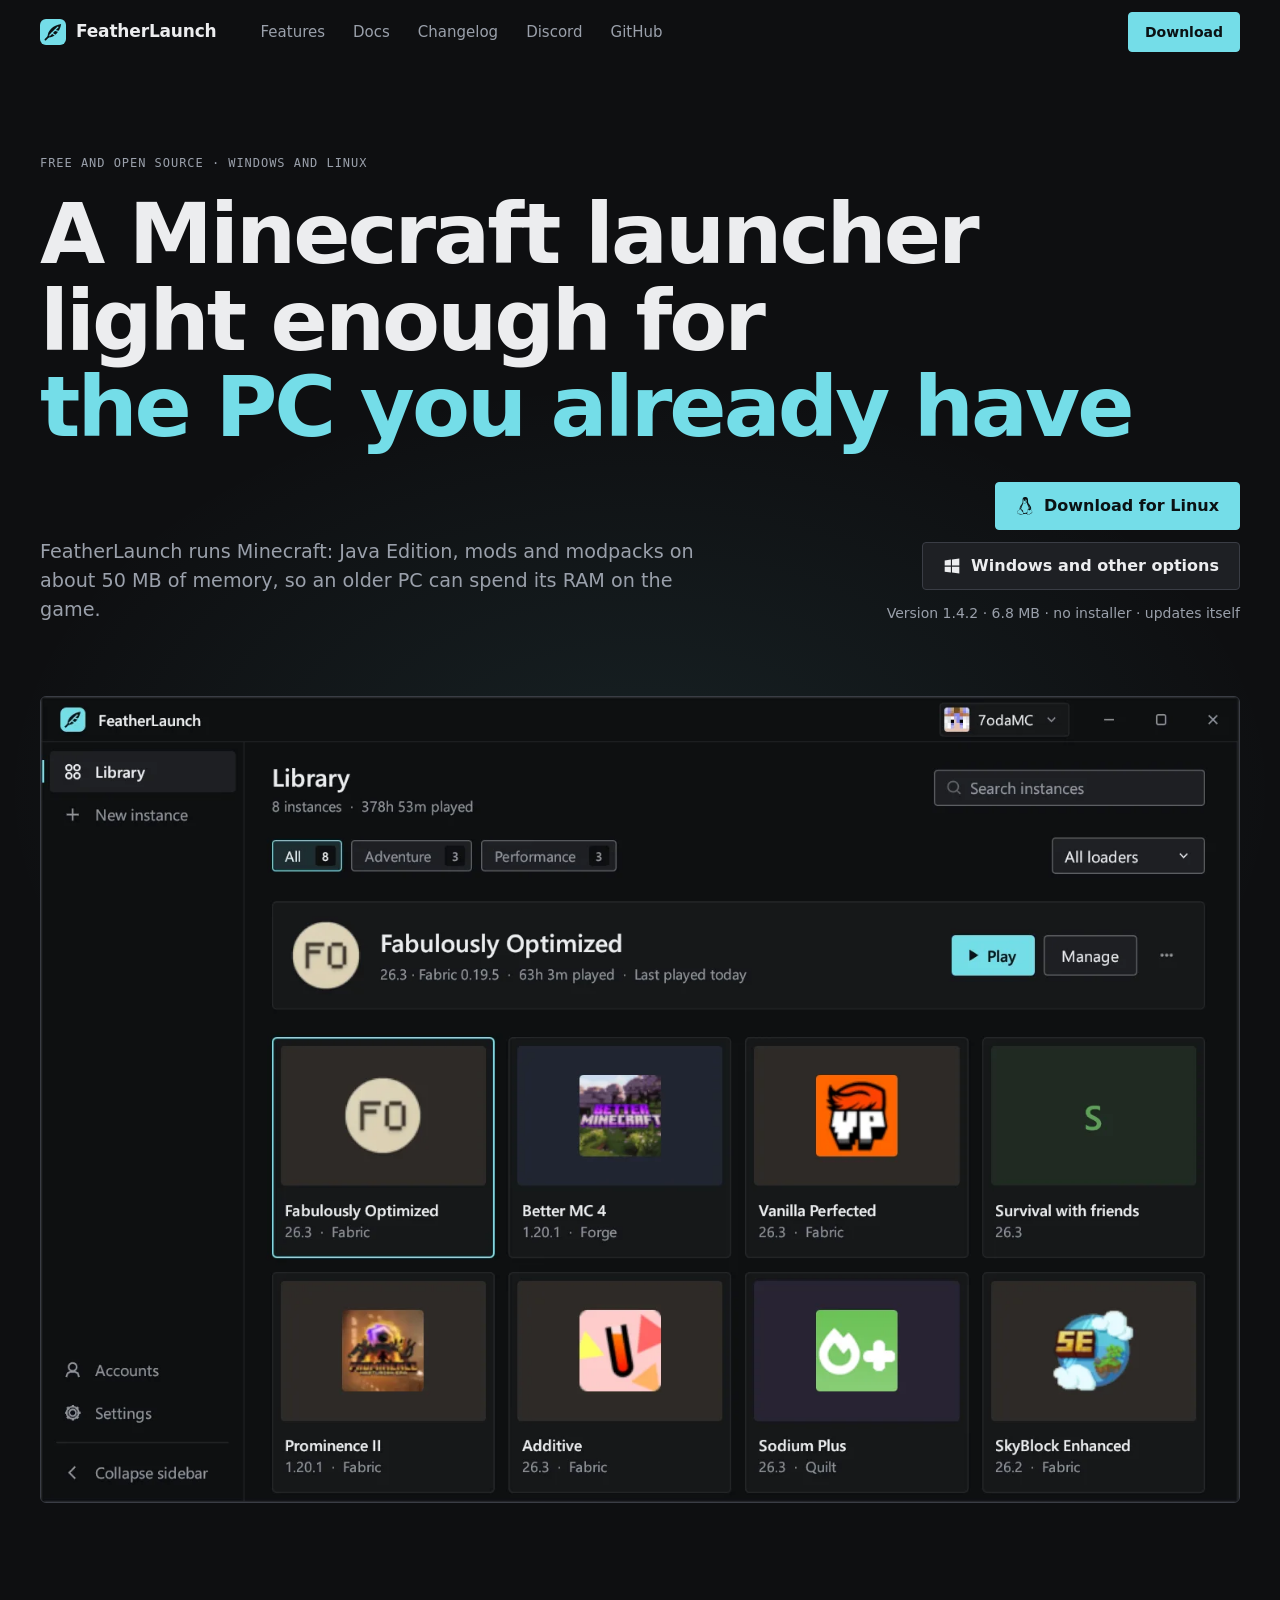
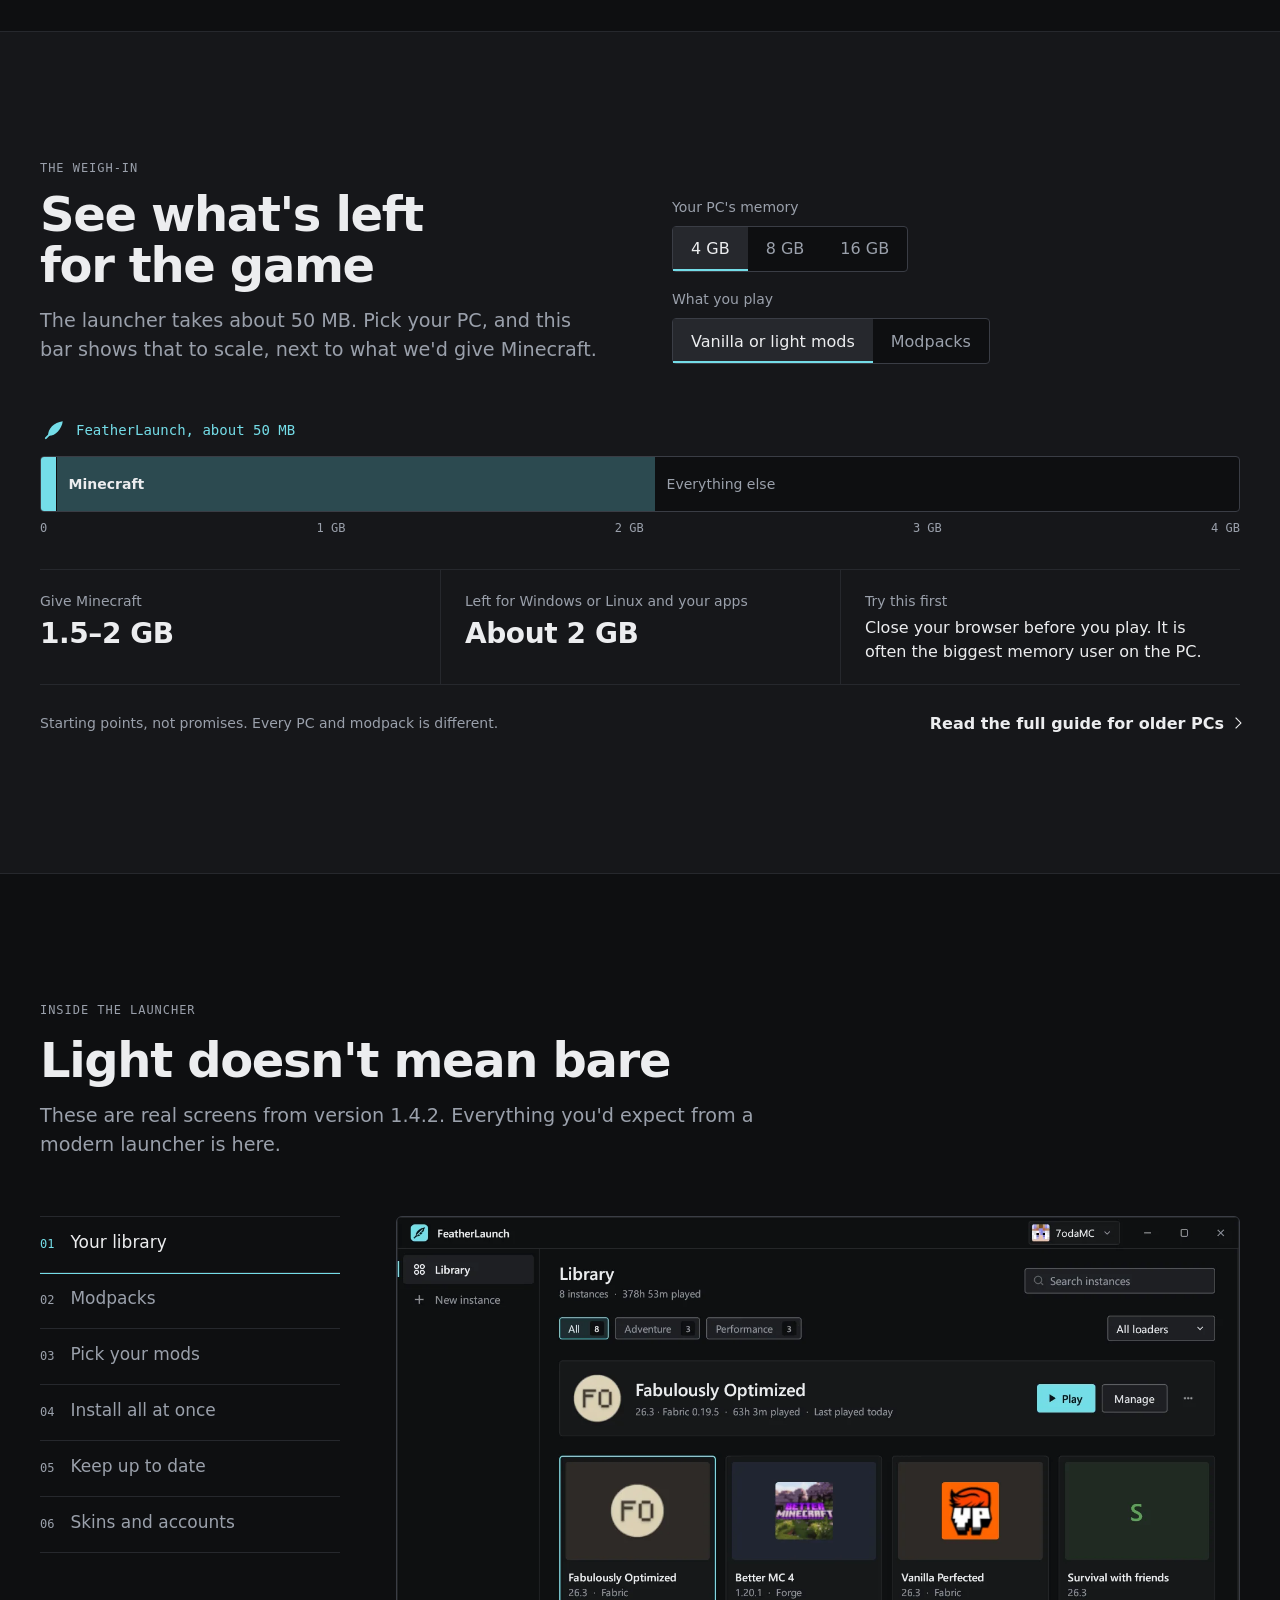
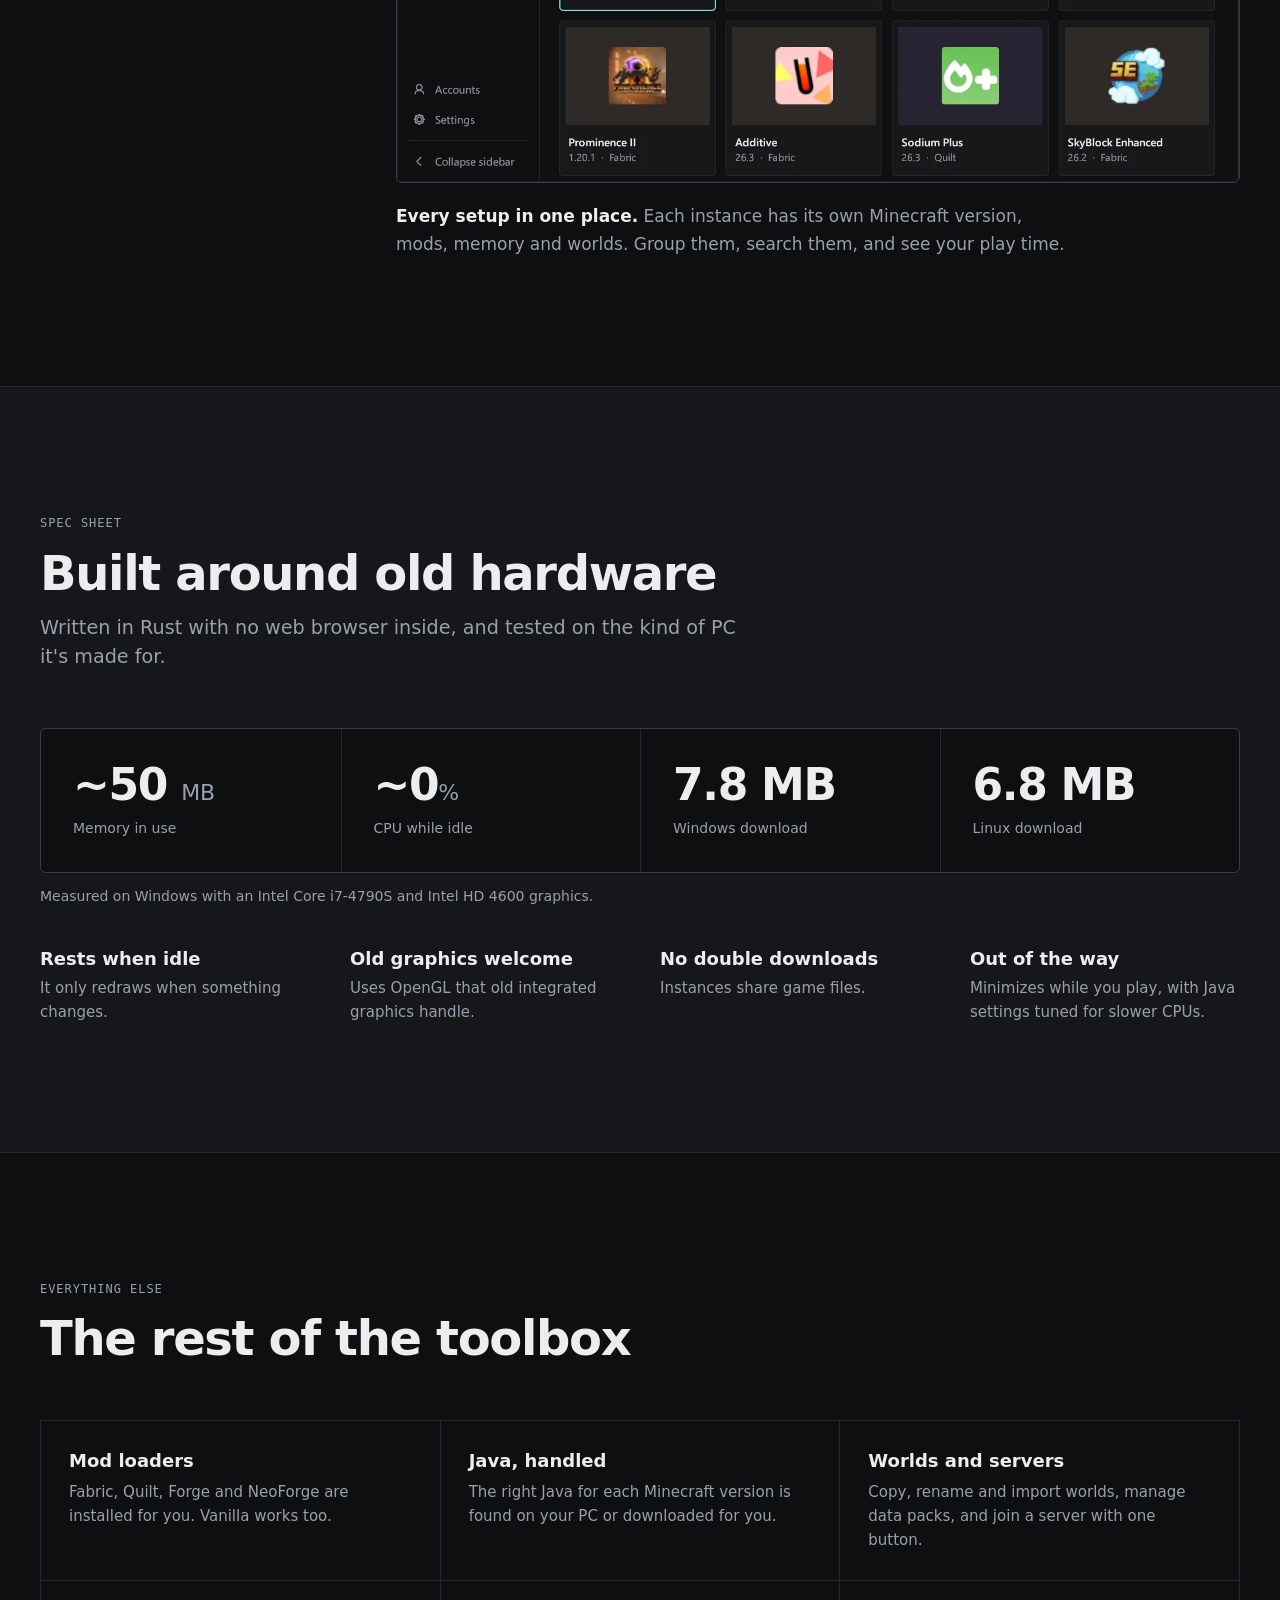
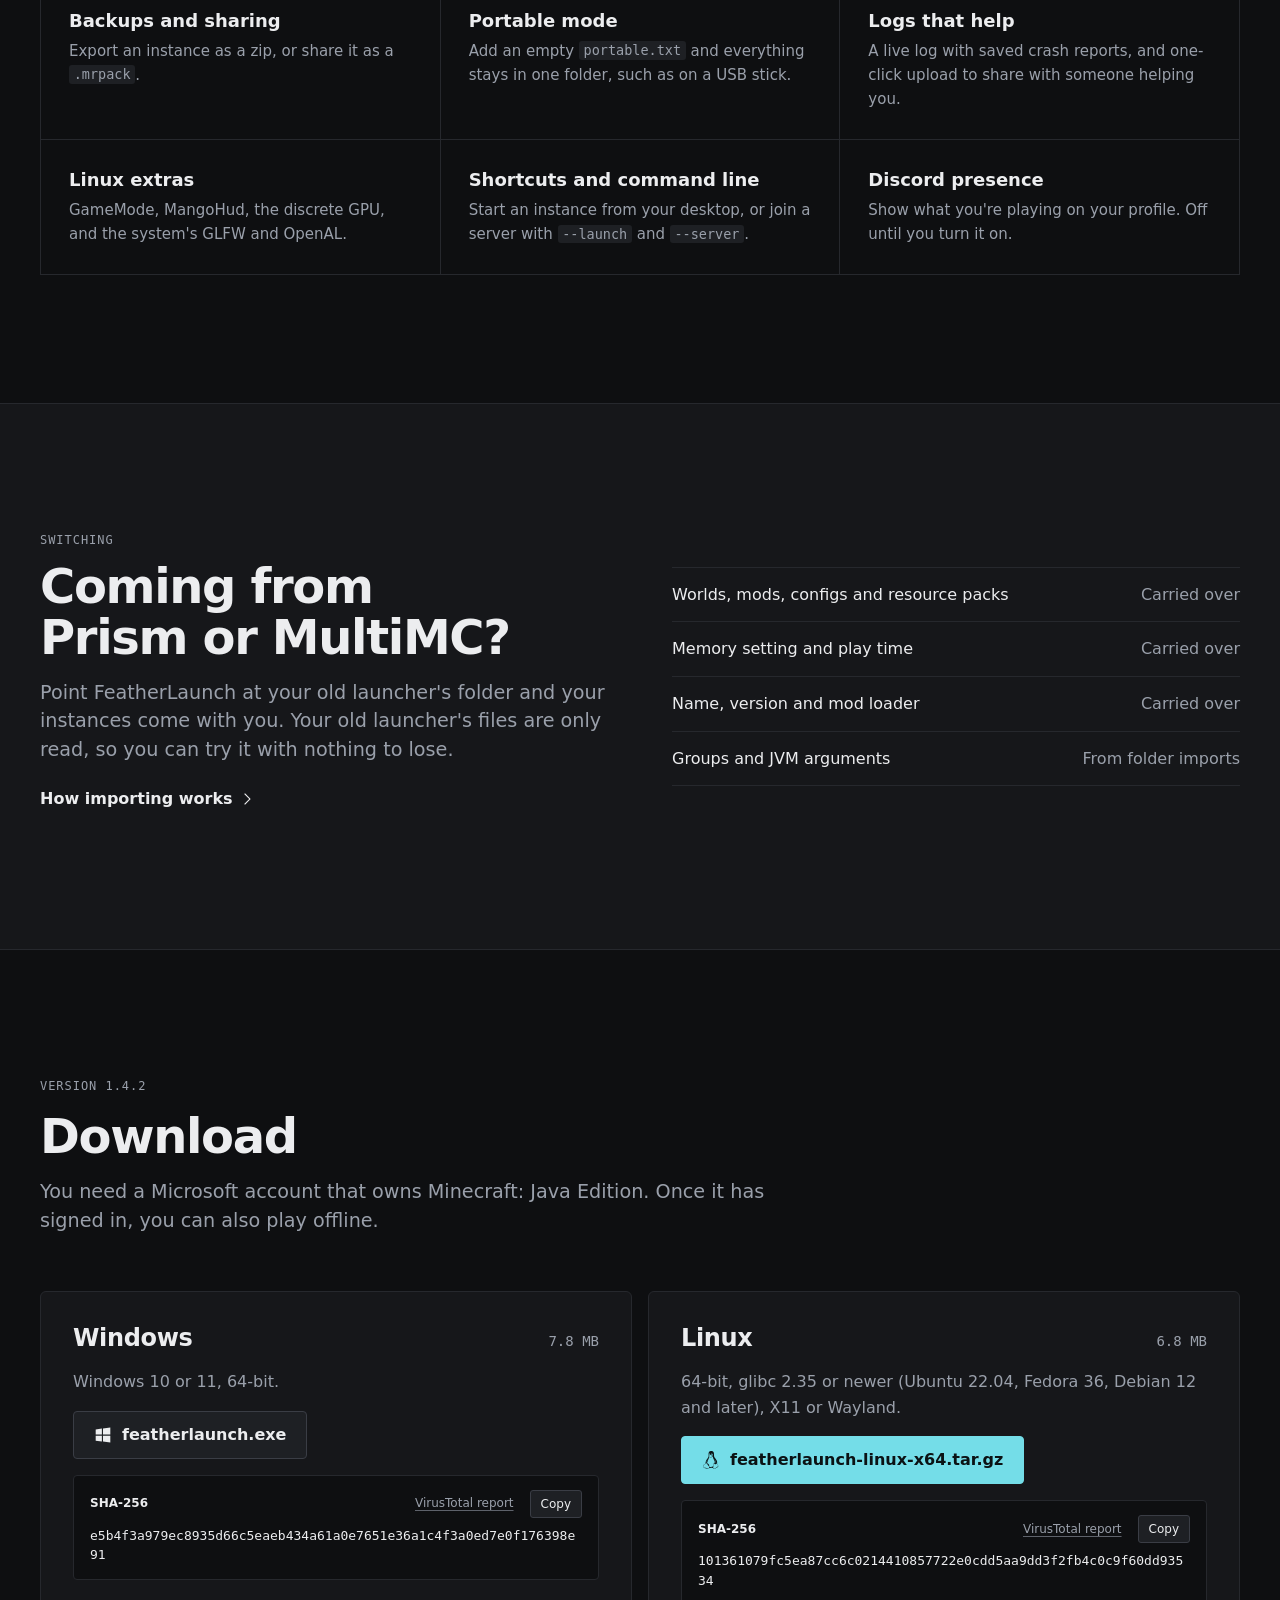
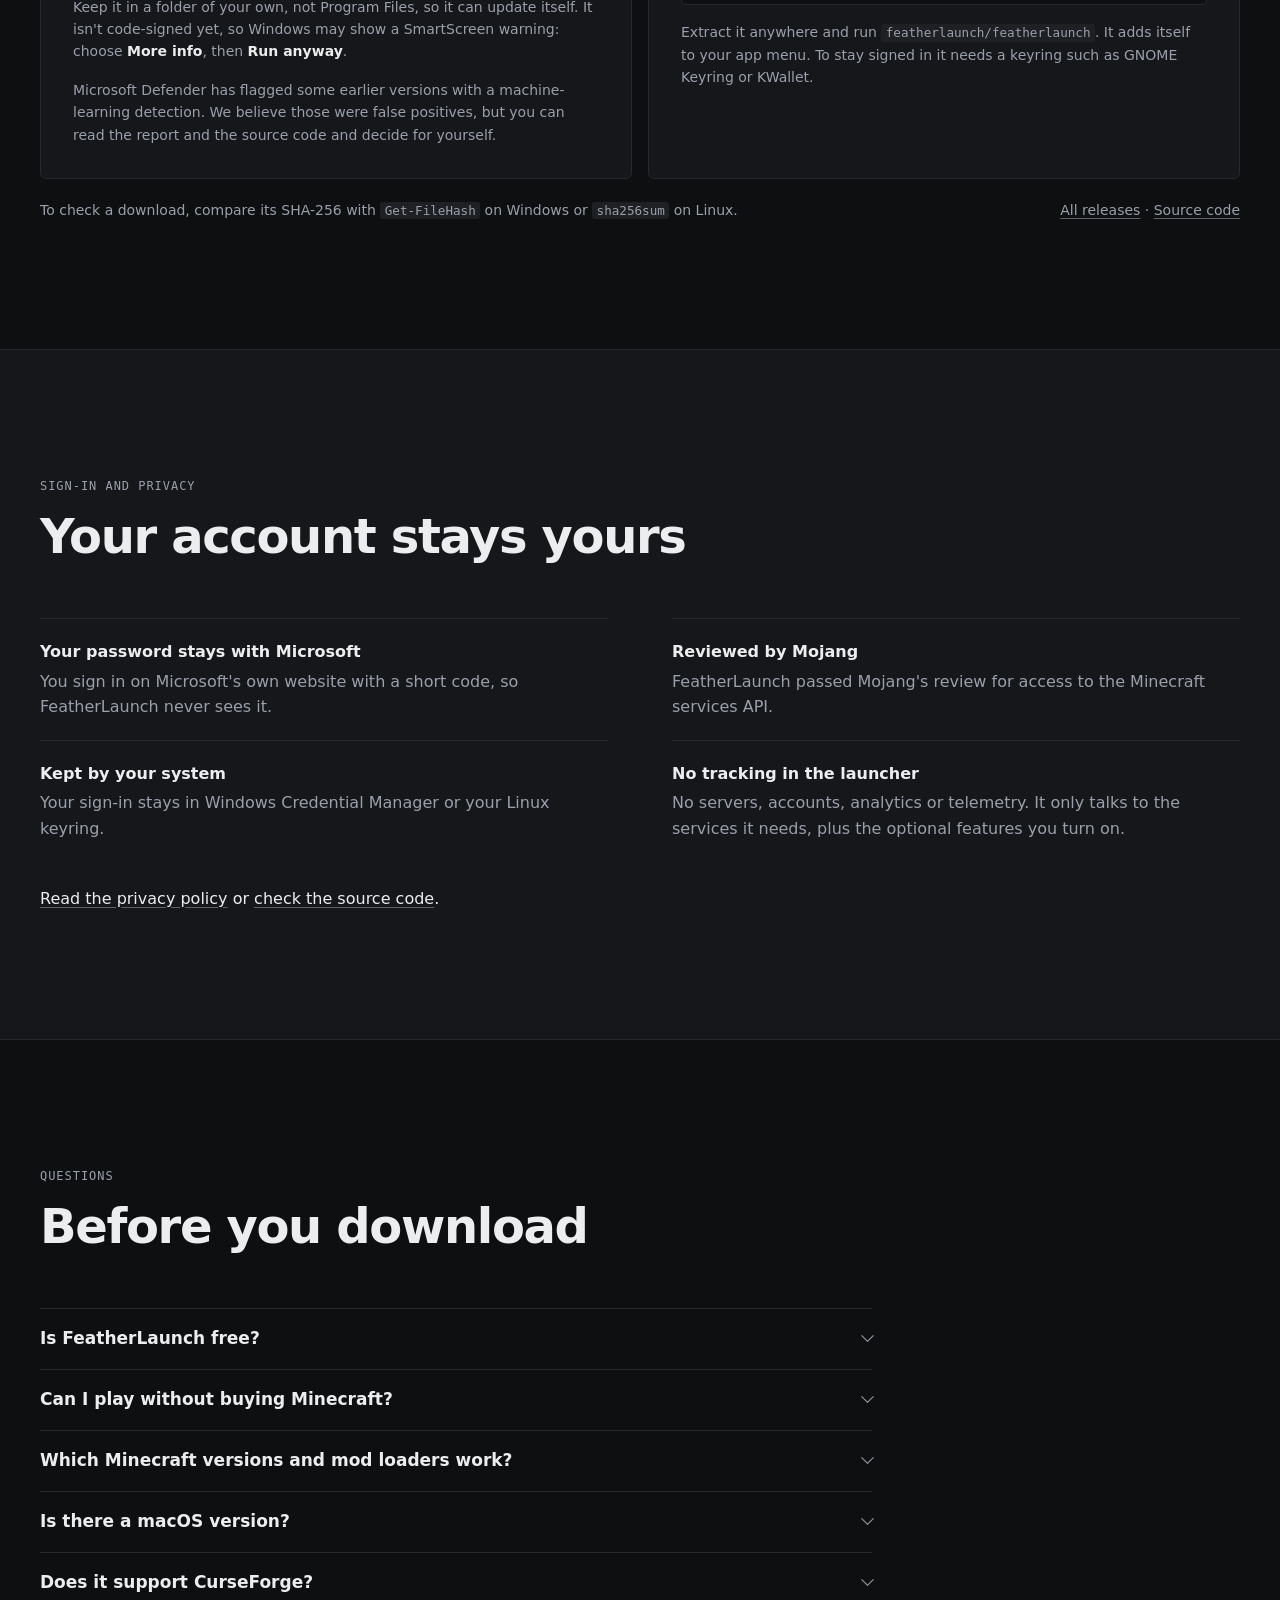
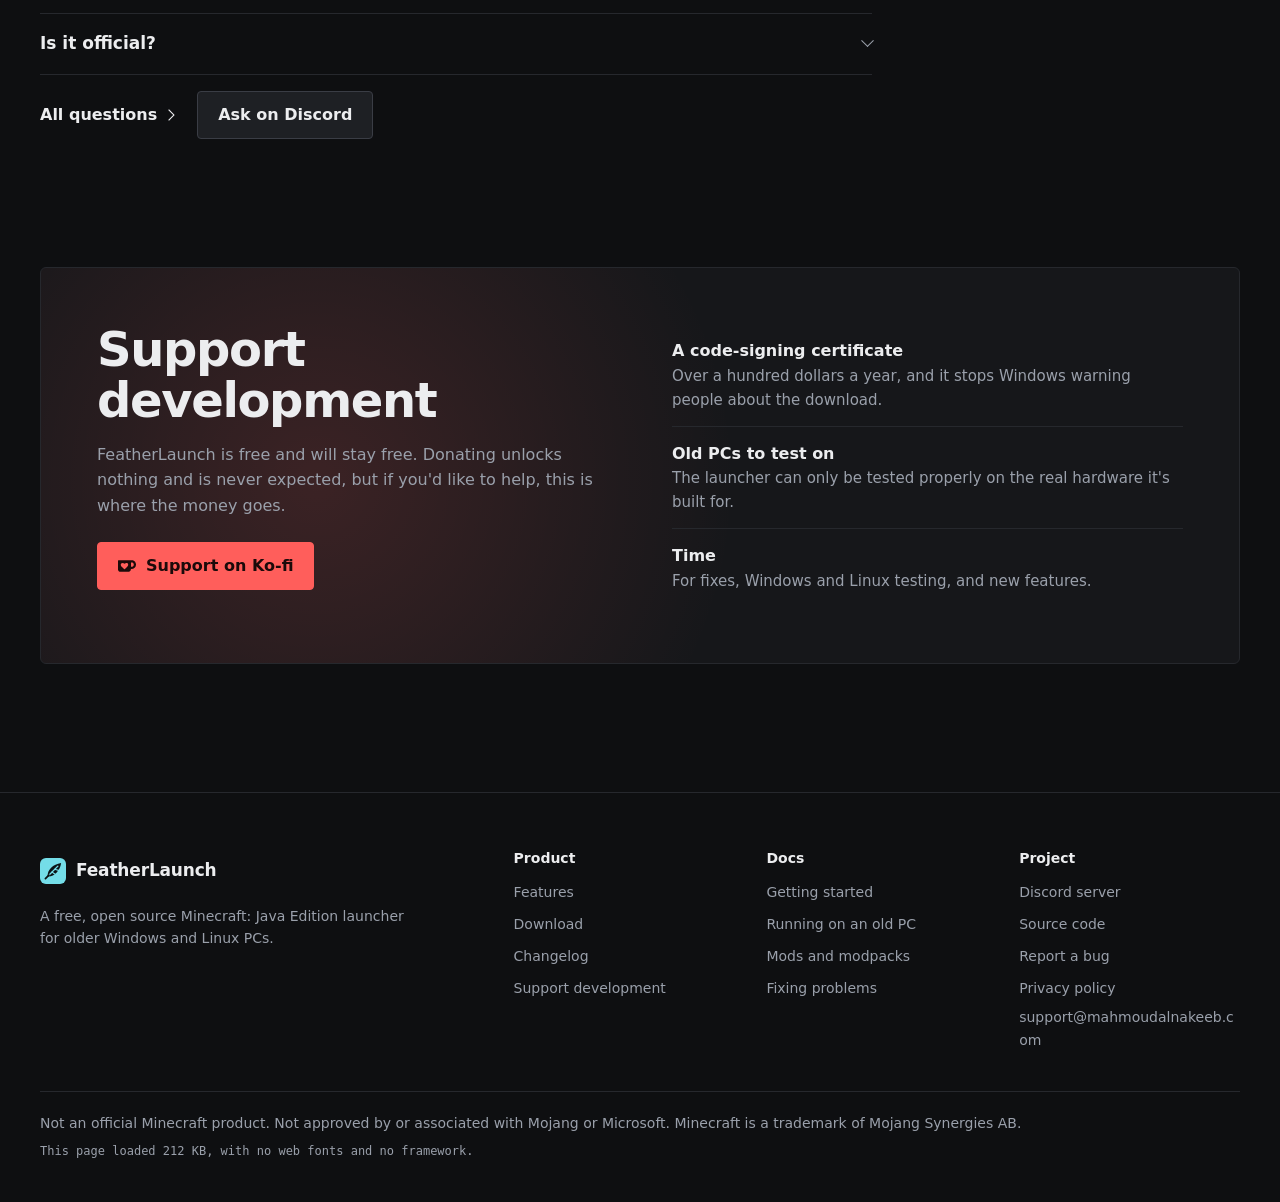
<file: index.html>
<!doctype html>
<html lang="en">
<head>
<!-- Google tag (gtag.js) -->
<script async src="https://www.googletagmanager.com/gtag/js?id=G-FELYJSYPE3"></script>
<script>
  window.dataLayer = window.dataLayer || [];
  function gtag(){dataLayer.push(arguments);}
  gtag('js', new Date());

  gtag('config', 'G-FELYJSYPE3');
</script>
<meta charset="utf-8">
<meta name="viewport" content="width=device-width, initial-scale=1">
<meta name="color-scheme" content="dark">
<meta name="theme-color" content="#0e0f11">
<title>FeatherLaunch: a lightweight Minecraft launcher for low-end PCs</title>
<meta name="description" content="Free, open source Minecraft: Java Edition launcher for older Windows and Linux PCs. About 50 MB of RAM, all major mod loaders, and Modrinth mods and modpacks.">
<link rel="canonical" href="https://featherlaunch.mahmoudalnakeeb.com/">
<meta property="og:type" content="website">
<meta property="og:site_name" content="FeatherLaunch">
<meta property="og:locale" content="en_US">
<meta property="og:url" content="https://featherlaunch.mahmoudalnakeeb.com/">
<meta property="og:title" content="FeatherLaunch: a lightweight Minecraft launcher for low-end PCs">
<meta property="og:description" content="Free Minecraft: Java Edition launcher for older Windows and Linux PCs, with Modrinth mods and modpacks and Microsoft sign-in.">
<meta property="og:image" content="https://featherlaunch.mahmoudalnakeeb.com/assets/img/social-9724d7353c.jpg">
<meta property="og:image:type" content="image/jpeg">
<meta property="og:image:width" content="1200">
<meta property="og:image:height" content="630">
<meta property="og:image:alt" content="FeatherLaunch, a free Minecraft launcher for older Windows and Linux PCs, showing its library window">
<meta name="twitter:card" content="summary_large_image">
<meta name="twitter:image" content="https://featherlaunch.mahmoudalnakeeb.com/assets/img/social-9724d7353c.jpg">
<meta name="twitter:image:alt" content="FeatherLaunch, a free Minecraft launcher for older Windows and Linux PCs, showing its library window">
<link rel="alternate" type="application/atom+xml" title="FeatherLaunch releases" href="https://github.com/mahmoudalnkeeb/featherlaunch/releases.atom">
<script type="application/ld+json">
{
  "@context": "https://schema.org",
  "@type": "SoftwareApplication",
  "name": "FeatherLaunch",
  "url": "https://featherlaunch.mahmoudalnakeeb.com/",
  "sameAs": [
    "https://github.com/mahmoudalnkeeb/featherlaunch",
    "https://discord.gg/GPc9praqk3"
  ],
  "description": "A free, lightweight Minecraft: Java Edition launcher for older Windows and Linux PCs, with Modrinth mods and modpacks, mod loaders and Microsoft sign-in.",
  "applicationCategory": "GameApplication",
  "operatingSystem": "Windows 10, Windows 11, Linux",
  "softwareVersion": "1.4.2",
  "fileSize": "7.8 MB",
  "downloadUrl": "https://github.com/mahmoudalnkeeb/featherlaunch/releases/latest",
  "releaseNotes": "https://featherlaunch.mahmoudalnakeeb.com/changelog/",
  "license": "https://www.gnu.org/licenses/gpl-3.0.html",
  "isAccessibleForFree": true,
  "screenshot": [
    "https://featherlaunch.mahmoudalnakeeb.com/assets/img/app/library-1484.webp",
    "https://featherlaunch.mahmoudalnakeeb.com/assets/img/app/browse-1484.webp",
    "https://featherlaunch.mahmoudalnakeeb.com/assets/img/app/updates-1484.webp"
  ],
  "image": "https://featherlaunch.mahmoudalnakeeb.com/assets/brand/icons/icon-256.png",
  "offers": {
    "@type": "Offer",
    "price": "0",
    "priceCurrency": "USD"
  },
  "author": {
    "@type": "Person",
    "name": "Mahmoud Alnakeeb"
  }
}
</script>
<script type="application/ld+json">
{
  "@context": "https://schema.org",
  "@type": "WebSite",
  "name": "FeatherLaunch",
  "url": "https://featherlaunch.mahmoudalnakeeb.com/"
}
</script>
<script type="application/ld+json">
{
  "@context": "https://schema.org",
  "@type": "FAQPage",
  "mainEntity": [
    {
      "@type": "Question",
      "name": "Is FeatherLaunch free?",
      "acceptedAnswer": {
        "@type": "Answer",
        "text": "Yes, and it's open source under the GPL-3.0 license. You still need to own Minecraft: Java Edition."
      }
    },
    {
      "@type": "Question",
      "name": "Can I play without buying Minecraft?",
      "acceptedAnswer": {
        "@type": "Answer",
        "text": "No. Offline play also needs a signed-in Microsoft account that owns the game."
      }
    },
    {
      "@type": "Question",
      "name": "Which Minecraft versions and mod loaders work?",
      "acceptedAnswer": {
        "@type": "Answer",
        "text": "Releases and snapshots, plus alpha and beta versions, with Fabric, Quilt, Forge and NeoForge. Java downloads automatically."
      }
    },
    {
      "@type": "Question",
      "name": "Is there a macOS version?",
      "acceptedAnswer": {
        "@type": "Answer",
        "text": "No. FeatherLaunch runs on 64-bit Windows and Linux, on PCs with OpenGL graphics."
      }
    },
    {
      "@type": "Question",
      "name": "Does it support CurseForge?",
      "acceptedAnswer": {
        "@type": "Answer",
        "text": "Not yet. You can add CurseForge mods by hand with Add files, but CurseForge pack zips can't be imported. Modrinth is built in."
      }
    },
    {
      "@type": "Question",
      "name": "Is it official?",
      "acceptedAnswer": {
        "@type": "Answer",
        "text": "No. It isn't approved by or associated with Mojang or Microsoft."
      }
    }
  ]
}
</script>
<link rel="icon" href="/assets/brand/web/icon.svg" type="image/svg+xml">
<link rel="icon" href="/assets/brand/web/favicon-32.png" sizes="32x32" type="image/png">
<link rel="apple-touch-icon" href="/assets/brand/web/apple-touch-icon-180.png">
<link rel="manifest" href="/site.webmanifest">
<link rel="stylesheet" href="/assets/css/site.css">

<!-- Runs before anything paints, so the buttons never swap on screen. Every other system gets Windows, as it does without scripts. The Linux build is x86-64 only, and Android also says Linux. -->
<script>if (navigator.userAgent.includes('Linux x86_64')) document.documentElement.classList.add('linux');</script>
<script src="/assets/js/site.js" defer></script>
</head>
<body>
<!-- Linux and Ko-fi logos: Simple Icons, CC0. -->
<svg class="sprite" aria-hidden="true">
  <symbol id="i-windows" viewBox="0 0 16 16"><path fill="currentColor" d="M1.5 3.1l5.5-.8v5.3H1.5zM8 2.2l6.5-.9v6.3H8zM1.5 8.6H7v5.2l-5.5-.8zM8 8.6h6.5v6.1L8 13.8z"/></symbol>
  <symbol id="i-linux" viewBox="0 0 24 24"><path fill="currentColor" d="M12.504 0c-.155 0-.315.008-.48.021-4.226.333-3.105 4.807-3.17 6.298-.076 1.092-.3 1.953-1.05 3.02-.885 1.051-2.127 2.75-2.716 4.521-.278.832-.41 1.684-.287 2.489a.424.424 0 00-.11.135c-.26.268-.45.6-.663.839-.199.199-.485.267-.797.4-.313.136-.658.269-.864.68-.09.189-.136.394-.132.602 0 .199.027.4.055.536.058.399.116.728.04.97-.249.68-.28 1.145-.106 1.484.174.334.535.47.94.601.81.2 1.91.135 2.774.6.926.466 1.866.67 2.616.47.526-.116.97-.464 1.208-.946.587-.003 1.23-.269 2.26-.334.699-.058 1.574.267 2.577.2.025.134.063.198.114.333l.003.003c.391.778 1.113 1.132 1.884 1.071.771-.06 1.592-.536 2.257-1.306.631-.765 1.683-1.084 2.378-1.503.348-.199.629-.469.649-.853.023-.4-.2-.811-.714-1.376v-.097l-.003-.003c-.17-.2-.25-.535-.338-.926-.085-.401-.182-.786-.492-1.046h-.003c-.059-.054-.123-.067-.188-.135a.357.357 0 00-.19-.064c.431-1.278.264-2.55-.173-3.694-.533-1.41-1.465-2.638-2.175-3.483-.796-1.005-1.576-1.957-1.56-3.368.026-2.152.236-6.133-3.544-6.139zm.529 3.405h.013c.213 0 .396.062.584.198.19.135.33.332.438.533.105.259.158.459.166.724 0-.02.006-.04.006-.06v.105a.086.086 0 01-.004-.021l-.004-.024a1.807 1.807 0 01-.15.706.953.953 0 01-.213.335.71.71 0 00-.088-.042c-.104-.045-.198-.064-.284-.133a1.312 1.312 0 00-.22-.066c.05-.06.146-.133.183-.198.053-.128.082-.264.088-.402v-.02a1.21 1.21 0 00-.061-.4c-.045-.134-.101-.2-.183-.333-.084-.066-.167-.132-.267-.132h-.016c-.093 0-.176.03-.262.132a.8.8 0 00-.205.334 1.18 1.18 0 00-.09.4v.019c.002.089.008.179.02.267-.193-.067-.438-.135-.607-.202a1.635 1.635 0 01-.018-.2v-.02a1.772 1.772 0 01.15-.768c.082-.22.232-.406.43-.533a.985.985 0 01.594-.2zm-2.962.059h.036c.142 0 .27.048.399.135.146.129.264.288.344.465.09.199.14.4.153.667v.004c.007.134.006.2-.002.266v.08c-.03.007-.056.018-.083.024-.152.055-.274.135-.393.2.012-.09.013-.18.003-.267v-.015c-.012-.133-.04-.2-.082-.333a.613.613 0 00-.166-.267.248.248 0 00-.183-.064h-.021c-.071.006-.13.04-.186.132a.552.552 0 00-.12.27.944.944 0 00-.023.33v.015c.012.135.037.2.08.334.046.134.098.2.166.268.01.009.02.018.034.024-.07.057-.117.07-.176.136a.304.304 0 01-.131.068 2.62 2.62 0 01-.275-.402 1.772 1.772 0 01-.155-.667 1.759 1.759 0 01.08-.668 1.43 1.43 0 01.283-.535c.128-.133.26-.2.418-.2zm1.37 1.706c.332 0 .733.065 1.216.399.293.2.523.269 1.052.468h.003c.255.136.405.266.478.399v-.131a.571.571 0 01.016.47c-.123.31-.516.643-1.063.842v.002c-.268.135-.501.333-.775.465-.276.135-.588.292-1.012.267a1.139 1.139 0 01-.448-.067 3.566 3.566 0 01-.322-.198c-.195-.135-.363-.332-.612-.465v-.005h-.005c-.4-.246-.616-.512-.686-.71-.07-.268-.005-.47.193-.6.224-.135.38-.271.483-.336.104-.074.143-.102.176-.131h.002v-.003c.169-.202.436-.47.839-.601.139-.036.294-.065.466-.065zm2.8 2.142c.358 1.417 1.196 3.475 1.735 4.473.286.534.855 1.659 1.102 3.024.156-.005.33.018.513.064.646-1.671-.546-3.467-1.089-3.966-.22-.2-.232-.335-.123-.335.59.534 1.365 1.572 1.646 2.757.13.535.16 1.104.021 1.67.067.028.135.06.205.067 1.032.534 1.413.938 1.23 1.537v-.043c-.06-.003-.12 0-.18 0h-.016c.151-.467-.182-.825-1.065-1.224-.915-.4-1.646-.336-1.77.465-.008.043-.013.066-.018.135-.068.023-.139.053-.209.064-.43.268-.662.669-.793 1.187-.13.533-.17 1.156-.205 1.869v.003c-.02.334-.17.838-.319 1.35-1.5 1.072-3.58 1.538-5.348.334a2.645 2.645 0 00-.402-.533 1.45 1.45 0 00-.275-.333c.182 0 .338-.03.465-.067a.615.615 0 00.314-.334c.108-.267 0-.697-.345-1.163-.345-.467-.931-.995-1.788-1.521-.63-.4-.986-.87-1.15-1.396-.165-.534-.143-1.085-.015-1.645.245-1.07.873-2.11 1.274-2.763.107-.065.037.135-.408.974-.396.751-1.14 2.497-.122 3.854a8.123 8.123 0 01.647-2.876c.564-1.278 1.743-3.504 1.836-5.268.048.036.217.135.289.202.218.133.38.333.59.465.21.201.477.335.876.335.039.003.075.006.11.006.412 0 .73-.134.997-.268.29-.134.52-.334.74-.4h.005c.467-.135.835-.402 1.044-.7zm2.185 8.958c.037.6.343 1.245.882 1.377.588.134 1.434-.333 1.791-.765l.211-.01c.315-.007.577.01.847.268l.003.003c.208.199.305.53.391.876.085.4.154.78.409 1.066.486.527.645.906.636 1.14l.003-.007v.018l-.003-.012c-.015.262-.185.396-.498.595-.63.401-1.746.712-2.457 1.57-.618.737-1.37 1.14-2.036 1.191-.664.053-1.237-.2-1.574-.898l-.005-.003c-.21-.4-.12-1.025.056-1.69.176-.668.428-1.344.463-1.897.037-.714.076-1.335.195-1.814.12-.465.308-.797.641-.984l.045-.022zm-10.814.049h.01c.053 0 .105.005.157.014.376.055.706.333 1.023.752l.91 1.664.003.003c.243.533.754 1.064 1.189 1.637.434.598.77 1.131.729 1.57v.006c-.057.744-.48 1.148-1.125 1.294-.645.135-1.52.002-2.395-.464-.968-.536-2.118-.469-2.857-.602-.369-.066-.61-.2-.723-.4-.11-.2-.113-.602.123-1.23v-.004l.002-.003c.117-.334.03-.752-.027-1.118-.055-.401-.083-.71.043-.94.16-.334.396-.4.69-.533.294-.135.64-.202.915-.47h.002v-.002c.256-.268.445-.601.668-.838.19-.201.38-.336.663-.336zm7.159-9.074c-.435.201-.945.535-1.488.535-.542 0-.97-.267-1.28-.466-.154-.134-.28-.268-.373-.335-.164-.134-.144-.333-.074-.333.109.016.129.134.199.2.096.066.215.2.36.333.292.2.68.467 1.167.467.485 0 1.053-.267 1.398-.466.195-.135.445-.334.648-.467.156-.136.149-.267.279-.267.128.016.034.134-.147.332a8.097 8.097 0 01-.69.468zm-1.082-1.583V5.64c-.006-.02.013-.042.029-.05.074-.043.18-.027.26.004.063 0 .16.067.15.135-.006.049-.085.066-.135.066-.055 0-.092-.043-.141-.068-.052-.018-.146-.008-.163-.065zm-.551 0c-.02.058-.113.049-.166.066-.047.025-.086.068-.14.068-.05 0-.13-.02-.136-.068-.01-.066.088-.133.15-.133.08-.031.184-.047.259-.005.019.009.036.03.03.05v.02h.003z"/></symbol>
  <symbol id="i-kofi" viewBox="0 0 24 24"><path fill="currentColor" d="M23.881 8.948c-.773-4.085-4.859-4.593-4.859-4.593H.723c-.604 0-.679.798-.679.798s-.082 7.324-.022 11.822c.164 2.424 2.586 2.672 2.586 2.672s8.267-.023 11.966-.049c2.438-.426 2.683-2.566 2.658-3.734 4.352.24 7.422-2.831 6.649-6.916zm-11.062 3.511c-1.246 1.453-4.011 3.976-4.011 3.976s-.121.119-.31.023c-.076-.057-.108-.09-.108-.09-.443-.441-3.368-3.049-4.034-3.954-.709-.965-1.041-2.7-.091-3.71.951-1.01 3.005-1.086 4.363.407 0 0 1.565-1.782 3.468-.963 1.904.82 1.832 3.011.723 4.311zm6.173.478c-.928.116-1.682.028-1.682.028V7.284h1.77s1.971.551 1.971 2.638c0 1.913-.985 2.667-2.059 3.015z"/></symbol>
  <symbol id="i-feather" viewBox="0 0 24 24"><path fill="currentColor" d="M7 17C6.5 11 12 5.5 19.5 4.5C18.5 11.5 13 17.5 7 17Z"/><path stroke="currentColor" stroke-width="1.6" stroke-linecap="round" d="M5 19L8.2 15.8"/></symbol>
</svg>
<a class="skip" href="#main">Skip to content</a>
<header class="bar">
  <div class="wrap">
    <a class="brand" href="/"><img src="/assets/brand/web/icon.svg" width="26" height="26" alt="">FeatherLaunch</a>
    <nav aria-label="Main">
      <a class="hide-sm" href="/#features">Features</a>
      <a href="/docs/">Docs</a>
      <a class="hide-sm" href="/changelog/">Changelog</a>
      <a class="hide-sm" href="https://discord.gg/GPc9praqk3" rel="noopener">Discord</a>
      <a class="hide-sm" href="https://github.com/mahmoudalnkeeb/featherlaunch" rel="noopener">GitHub</a>
      <a class="btn small primary" href="/#download">Download</a>
    </nav>
  </div>
</header>
<main id="main">
  <section class="hero">
    <div class="wrap">
      <p class="eyebrow">Free and open source · Windows and Linux</p>
      <h1>A Minecraft launcher light enough for <em>the PC you already have</em></h1>
      <div class="hero-foot">
        <p class="lead">FeatherLaunch runs Minecraft: Java Edition, mods and modpacks on about 50 MB of memory, so an older PC can spend its RAM on the game.</p>
        <div class="hero-actions">
          <a class="btn primary for-windows" href="https://github.com/mahmoudalnkeeb/featherlaunch/releases/latest/download/featherlaunch.exe"><svg aria-hidden="true"><use href="#i-windows"/></svg>Download for Windows</a>
          <a class="btn for-windows" href="#download"><svg aria-hidden="true"><use href="#i-linux"/></svg>Linux and other options</a>
          <a class="btn primary for-linux" href="https://github.com/mahmoudalnkeeb/featherlaunch/releases/latest/download/featherlaunch-linux-x64.tar.gz"><svg aria-hidden="true"><use href="#i-linux"/></svg>Download for Linux</a>
          <a class="btn for-linux" href="#download"><svg aria-hidden="true"><use href="#i-windows"/></svg>Windows and other options</a>
          <p class="fine">Version 1.4.2 · <span class="for-windows">7.8 MB</span><span class="for-linux">6.8 MB</span> · no installer · updates itself</p>
        </div>
      </div>
      <div class="hero-shot">
        <div class="window">
          <img src="/assets/img/app/library-1484.webp" srcset="/assets/img/app/library-760.webp 760w, /assets/img/app/library-1484.webp 1484w" sizes="(max-width: 1280px) 100vw, 1200px" width="1484" height="997" fetchpriority="high" decoding="async"
            alt="The FeatherLaunch library: a bar for the selected Fabulously Optimized instance with Play and Manage buttons, above a grid of eight instances with their icons, grouped into Adventure and Performance">
        </div>
      </div>
    </div>
  </section>

  <section id="weigh" class="weigh band section" aria-labelledby="weigh-title">
    <form id="planner" class="wrap">
      <div class="weigh-top">
        <div>
          <p class="eyebrow">The weigh-in</p>
          <h2 id="weigh-title">See what's left for the game</h2>
          <p class="lead">The launcher takes about 50 MB. Pick your PC, and this bar shows that to scale, next to what we'd give Minecraft.</p>
        </div>
        <div class="picks">
          <fieldset class="pick">
            <legend>Your PC's memory</legend>
            <div class="seg">
              <input type="radio" name="ram" id="ram-4" value="4"><label for="ram-4">4 GB</label>
              <input type="radio" name="ram" id="ram-8" value="8" checked><label for="ram-8">8 GB</label>
              <input type="radio" name="ram" id="ram-16" value="16"><label for="ram-16">16 GB</label>
            </div>
          </fieldset>
          <fieldset class="pick">
            <legend>What you play</legend>
            <div class="seg">
              <input type="radio" name="play" id="play-light" value="light" checked><label for="play-light">Vanilla or light mods</label>
              <input type="radio" name="play" id="play-packs" value="packs"><label for="play-packs">Modpacks</label>
            </div>
          </fieldset>
        </div>
      </div>

      <div class="scale" aria-hidden="true">
        <div class="scale-feather"><svg><use href="#i-feather"/></svg><span>FeatherLaunch, about 50 MB</span></div>
        <div class="scale-bar">
          <span class="scale-launcher" data-part="launcher" style="width: .61%"></span>
          <span class="scale-game" data-part="game" style="width: 25%">Minecraft</span>
          <span class="scale-rest">Everything else</span>
        </div>
        <div class="scale-ticks"><span data-tick>0</span><span data-tick>2 GB</span><span data-tick>4 GB</span><span data-tick>6 GB</span><span data-tick>8 GB</span></div>
      </div>

      <dl class="readout" aria-live="polite">
        <div><dt>Give Minecraft</dt><dd data-part="give">2 GB</dd></div>
        <div><dt>Left for Windows or Linux and your apps</dt><dd data-part="left">About 6 GB</dd></div>
        <div><dt>Try this first</dt><dd class="note" data-part="tip">Add Sodium on Fabric or Quilt. It is often the single biggest boost.</dd></div>
      </dl>
      <div class="weigh-foot">
        <p class="fine">Starting points, not promises. Every PC and modpack is different.</p>
        <a class="more" href="/docs/old-pc-performance/">Read the full guide for older PCs</a>
      </div>
    </form>
  </section>

  <section id="features" class="section" aria-labelledby="tour-title">
    <div class="wrap">
      <div class="section-head">
        <p class="eyebrow">Inside the launcher</p>
        <h2 id="tour-title">Light doesn't mean bare</h2>
        <p class="lead">These are real screens from version 1.4.2. Everything you'd expect from a modern launcher is here.</p>
      </div>
      <div class="tour">
        <div class="tour-tabs" role="tablist" aria-label="Tour of the launcher" aria-orientation="vertical">
        <button class="tour-tab" type="button" role="tab" id="tab-library" aria-controls="panel-library" aria-selected="true"><i>01</i>Your library</button>
        <button class="tour-tab" type="button" role="tab" id="tab-modpacks" aria-controls="panel-modpacks" aria-selected="false"><i>02</i>Modpacks</button>
        <button class="tour-tab" type="button" role="tab" id="tab-browse" aria-controls="panel-browse" aria-selected="false"><i>03</i>Pick your mods</button>
        <button class="tour-tab" type="button" role="tab" id="tab-review" aria-controls="panel-review" aria-selected="false"><i>04</i>Install all at once</button>
        <button class="tour-tab" type="button" role="tab" id="tab-updates" aria-controls="panel-updates" aria-selected="false"><i>05</i>Keep up to date</button>
        <button class="tour-tab" type="button" role="tab" id="tab-accounts" aria-controls="panel-accounts" aria-selected="false"><i>06</i>Skins and accounts</button>
        </div>
        <div>
        <figure class="tour-panel" id="panel-library" role="tabpanel" aria-labelledby="tab-library">
          <div class="window"><img src="/assets/img/app/library-1484.webp" srcset="/assets/img/app/library-760.webp 760w, /assets/img/app/library-1484.webp 1484w" sizes="(max-width: 900px) 100vw, 840px" width="1484" height="997" loading="lazy" decoding="async" alt="The FeatherLaunch library: a bar for the selected Fabulously Optimized instance with Play and Manage buttons, above a grid of eight instances with their icons, grouped into Adventure and Performance"></div>
          <figcaption><b>Every setup in one place.</b> Each instance has its own Minecraft version, mods, memory and worlds. Group them, search them, and see your play time.</figcaption>
        </figure>
        <figure class="tour-panel" id="panel-modpacks" role="tabpanel" aria-labelledby="tab-modpacks">
          <div class="window"><img src="/assets/img/app/modpacks-1484.webp" srcset="/assets/img/app/modpacks-760.webp 760w, /assets/img/app/modpacks-1484.webp 1484w" sizes="(max-width: 900px) 100vw, 840px" width="1484" height="997" loading="lazy" decoding="async" alt="The New instance page on its Modrinth modpacks tab, showing a grid of search results for optimized modpacks with icons and download counts"></div>
          <figcaption><b>Modpacks from inside the launcher.</b> Search Modrinth, pick a version and install. You can also import a <code>.mrpack</code> file, and update a pack later without losing your worlds.</figcaption>
        </figure>
        <figure class="tour-panel" id="panel-browse" role="tabpanel" aria-labelledby="tab-browse">
          <div class="window"><img src="/assets/img/app/browse-1484.webp" srcset="/assets/img/app/browse-760.webp 760w, /assets/img/app/browse-1484.webp 1484w" sizes="(max-width: 900px) 100vw, 840px" width="1484" height="997" loading="lazy" decoding="async" alt="Browsing Modrinth from an instance: a grid of mods with Installed badges on six of them, ticked boxes on three, and a Review button showing 3"></div>
          <figcaption><b>Tick what you want.</b> Results already match your Minecraft version and loader, and mods you have show as Installed.</figcaption>
        </figure>
        <figure class="tour-panel" id="panel-review" role="tabpanel" aria-labelledby="tab-review">
          <div class="window"><img src="/assets/img/app/review-1484.webp" srcset="/assets/img/app/review-760.webp 760w, /assets/img/app/review-1484.webp 1484w" sizes="(max-width: 900px) 100vw, 840px" width="1484" height="997" loading="lazy" decoding="async" alt="A dialog titled Install 3 items, listing Cloth Config API, FerriteCore and ImmediatelyFast with their versions, above Keep browsing and Install all buttons"></div>
          <figcaption><b>Check your list, then install it as one task.</b> Required dependencies come along, and one failed download doesn't stop the rest.</figcaption>
        </figure>
        <figure class="tour-panel" id="panel-updates" role="tabpanel" aria-labelledby="tab-updates">
          <div class="window"><img src="/assets/img/app/updates-1484.webp" srcset="/assets/img/app/updates-760.webp 760w, /assets/img/app/updates-1484.webp 1484w" sizes="(max-width: 900px) 100vw, 840px" width="1484" height="997" loading="lazy" decoding="async" alt="The Mods tab listing nine installed mods with on and off switches, new versions shown beside Iris Shaders and Sodium, and an Update all button showing 2"></div>
          <figcaption><b>See what's out of date.</b> Real names and icons, even for mods you copied in by hand. Update everything at once, or switch a mod off without deleting it.</figcaption>
        </figure>
        <figure class="tour-panel" id="panel-accounts" role="tabpanel" aria-labelledby="tab-accounts">
          <div class="window"><img src="/assets/img/app/accounts-1484.webp" srcset="/assets/img/app/accounts-760.webp 760w, /assets/img/app/accounts-1484.webp 1484w" sizes="(max-width: 900px) 100vw, 840px" width="1484" height="997" loading="lazy" decoding="async" alt="The Accounts page with the Microsoft account 7odaMC active, a preview of the player's skin, buttons to change it or add it to saved skins, and a cape menu set to Purple Heart"></div>
          <figcaption><b>Sign in once.</b> Keep several accounts, change your skin, save skins for later and pick a cape, all from the launcher.</figcaption>
        </figure>
        </div>
      </div>
    </div>
  </section>

  <section class="band section" aria-labelledby="spec-title">
    <div class="wrap">
      <div class="section-head">
        <p class="eyebrow">Spec sheet</p>
        <h2 id="spec-title">Built around old hardware</h2>
        <p class="lead">Written in Rust with no web browser inside, and tested on the kind of PC it's made for.</p>
      </div>
      <dl class="spec">
        <div class="spec-wrap"><dt>Memory in use</dt><dd>~50 <small>MB</small></dd></div>
        <div class="spec-wrap"><dt>CPU while idle</dt><dd>~0<small>%</small></dd></div>
        <div class="spec-wrap"><dt>Windows download</dt><dd>7.8 MB</dd></div>
        <div class="spec-wrap"><dt>Linux download</dt><dd>6.8 MB</dd></div>
      </dl>
      <p class="fine">Measured on Windows with an Intel Core i7-4790S and Intel HD 4600 graphics.</p>
      <div class="reasons">
        <div><h3>Rests when idle</h3><p>It only redraws when something changes.</p></div>
        <div><h3>Old graphics welcome</h3><p>Uses OpenGL that old integrated graphics handle.</p></div>
        <div><h3>No double downloads</h3><p>Instances share game files.</p></div>
        <div><h3>Out of the way</h3><p>Minimizes while you play, with Java settings tuned for slower CPUs.</p></div>
      </div>
    </div>
  </section>

  <section class="section" aria-labelledby="index-title">
    <div class="wrap">
      <div class="section-head">
        <p class="eyebrow">Everything else</p>
        <h2 id="index-title">The rest of the toolbox</h2>
      </div>
      <div class="index">
        <a href="/docs/getting-started/"><h3>Mod loaders</h3><p>Fabric, Quilt, Forge and NeoForge are installed for you. Vanilla works too.</p></a>
        <a href="/docs/advanced-launch-options/#java"><h3>Java, handled</h3><p>The right Java for each Minecraft version is found on your PC or downloaded for you.</p></a>
        <a href="/docs/worlds-servers-backups/"><h3>Worlds and servers</h3><p>Copy, rename and import worlds, manage data packs, and join a server with one button.</p></a>
        <a href="/docs/worlds-servers-backups/#back-up-an-instance"><h3>Backups and sharing</h3><p>Export an instance as a zip, or share it as a <code>.mrpack</code>.</p></a>
        <a href="/docs/portable-and-storage/"><h3>Portable mode</h3><p>Add an empty <code>portable.txt</code> and everything stays in one folder, such as on a USB stick.</p></a>
        <a href="/docs/fixing-problems/#start-here-read-the-log"><h3>Logs that help</h3><p>A live log with saved crash reports, and one-click upload to share with someone helping you.</p></a>
        <a href="/docs/advanced-launch-options/#linux-options"><h3>Linux extras</h3><p>GameMode, MangoHud, the discrete GPU, and the system's GLFW and OpenAL.</p></a>
        <a href="/docs/advanced-launch-options/#command-line"><h3>Shortcuts and command line</h3><p>Start an instance from your desktop, or join a server with <code>--launch</code> and <code>--server</code>.</p></a>
        <a href="/docs/discord-proxy-accounts/#discord-presence"><h3>Discord presence</h3><p>Show what you're playing on your profile. Off until you turn it on.</p></a>
      </div>
    </div>
  </section>

  <section class="band section" aria-labelledby="move-title">
    <div class="wrap move">
      <div>
        <p class="eyebrow">Switching</p>
        <h2 id="move-title">Coming from Prism or MultiMC?</h2>
        <p class="lead">Point FeatherLaunch at your old launcher's folder and your instances come with you. Your old launcher's files are only read, so you can try it with nothing to lose.</p>
        <a class="more" href="/docs/moving-from-prism-or-multimc/">How importing works</a>
      </div>
      <ul class="move-list">
        <li>Worlds, mods, configs and resource packs <span>Carried over</span></li>
        <li>Memory setting and play time <span>Carried over</span></li>
        <li>Name, version and mod loader <span>Carried over</span></li>
        <li>Groups and JVM arguments <span>From folder imports</span></li>
      </ul>
    </div>
  </section>

  <section id="download" class="section" aria-labelledby="download-title">
    <div class="wrap">
      <div class="section-head">
        <p class="eyebrow">Version 1.4.2</p>
        <h2 id="download-title">Download</h2>
        <p class="lead">You need a Microsoft account that owns Minecraft: Java Edition. Once it has signed in, you can also play offline.</p>
      </div>
      <div class="downloads">
        <article class="dl">
          <div class="dl-head"><h3>Windows</h3><span class="dl-size">7.8 MB</span></div>
          <p class="dl-sys">Windows 10 or 11, 64-bit.</p>
          <a class="btn primary" href="https://github.com/mahmoudalnkeeb/featherlaunch/releases/latest/download/featherlaunch.exe"><svg aria-hidden="true"><use href="#i-windows"/></svg>featherlaunch.exe</a>
          <div class="check">
            <div class="check-head"><b>SHA-256</b><a href="https://www.virustotal.com/gui/file/e5b4f3a979ec8935d66c5eaeb434a61a0e7651e36a1c4f3a0ed7e0f176398e91" rel="noopener" aria-label="VirusTotal report for featherlaunch.exe">VirusTotal report</a><button class="copy" type="button" hidden aria-label="Copy the SHA-256 of featherlaunch.exe">Copy</button></div>
            <code>e5b4f3a979ec8935d66c5eaeb434a61a0e7651e36a1c4f3a0ed7e0f176398e91</code>
          </div>
          <p class="fine">Keep it in a folder of your own, not Program Files, so it can update itself. It isn't code-signed yet, so Windows may show a SmartScreen warning: choose <b>More info</b>, then <b>Run anyway</b>.</p>
          <p class="fine">Microsoft Defender has flagged some earlier versions with a machine-learning detection. We believe those were false positives, but you can read the report and the source code and decide for yourself.</p>
        </article>
        <article class="dl">
          <div class="dl-head"><h3>Linux</h3><span class="dl-size">6.8 MB</span></div>
          <p class="dl-sys">64-bit, glibc 2.35 or newer (Ubuntu 22.04, Fedora 36, Debian 12 and later), X11 or Wayland.</p>
          <a class="btn" href="https://github.com/mahmoudalnkeeb/featherlaunch/releases/latest/download/featherlaunch-linux-x64.tar.gz"><svg aria-hidden="true"><use href="#i-linux"/></svg>featherlaunch-linux-x64.tar.gz</a>
          <div class="check">
            <div class="check-head"><b>SHA-256</b><a href="https://www.virustotal.com/gui/file/101361079fc5ea87cc6c0214410857722e0cdd5aa9dd3f2fb4c0c9f60dd93534" rel="noopener" aria-label="VirusTotal report for featherlaunch-linux-x64.tar.gz">VirusTotal report</a><button class="copy" type="button" hidden aria-label="Copy the SHA-256 of featherlaunch-linux-x64.tar.gz">Copy</button></div>
            <code>101361079fc5ea87cc6c0214410857722e0cdd5aa9dd3f2fb4c0c9f60dd93534</code>
          </div>
          <p class="fine">Extract it anywhere and run <code>featherlaunch/featherlaunch</code>. It adds itself to your app menu. To stay signed in it needs a keyring such as GNOME Keyring or KWallet.</p>
        </article>
      </div>
      <div class="dl-foot fine">
        <span>To check a download, compare its SHA-256 with <code>Get-FileHash</code> on Windows or <code>sha256sum</code> on Linux.</span>
        <span><a href="https://github.com/mahmoudalnkeeb/featherlaunch/releases">All releases</a> · <a href="https://github.com/mahmoudalnkeeb/featherlaunch" rel="noopener">Source code</a></span>
      </div>
      <p class="sr" role="status" id="copy-status"></p>
    </div>
  </section>

  <section class="band section" aria-labelledby="trust-title">
    <div class="wrap">
      <div class="section-head">
        <p class="eyebrow">Sign-in and privacy</p>
        <h2 id="trust-title">Your account stays yours</h2>
      </div>
      <dl class="trust">
        <div><dt>Your password stays with Microsoft</dt><dd>You sign in on Microsoft's own website with a short code, so FeatherLaunch never sees it.</dd></div>
        <div><dt>Reviewed by Mojang</dt><dd>FeatherLaunch passed Mojang's review for access to the Minecraft services API.</dd></div>
        <div><dt>Kept by your system</dt><dd>Your sign-in stays in Windows Credential Manager or your Linux keyring.</dd></div>
        <div><dt>No tracking in the launcher</dt><dd>No servers, accounts, analytics or telemetry. It only talks to the services it needs, plus the optional features you turn on.</dd></div>
      </dl>
      <p><a href="/privacy.html">Read the privacy policy</a> or <a href="https://github.com/mahmoudalnkeeb/featherlaunch" rel="noopener">check the source code</a>.</p>
    </div>
  </section>

  <section class="section" aria-labelledby="faq-title">
    <div class="wrap">
      <div class="section-head">
        <p class="eyebrow">Questions</p>
        <h2 id="faq-title">Before you download</h2>
      </div>
      <div class="faq">
        <details>
          <summary>Is FeatherLaunch free?</summary>
          <p>Yes, and it's open source under the GPL-3.0 license. You still need to own Minecraft: Java Edition.</p>
        </details>
        <details>
          <summary>Can I play without buying Minecraft?</summary>
          <p>No. Offline play also needs a signed-in Microsoft account that owns the game.</p>
        </details>
        <details>
          <summary>Which Minecraft versions and mod loaders work?</summary>
          <p>Releases and snapshots, plus alpha and beta versions, with Fabric, Quilt, Forge and NeoForge. Java downloads automatically.</p>
        </details>
        <details>
          <summary>Is there a macOS version?</summary>
          <p>No. FeatherLaunch runs on 64-bit Windows and Linux, on PCs with OpenGL graphics.</p>
        </details>
        <details>
          <summary>Does it support CurseForge?</summary>
          <p>Not yet. You can add CurseForge mods by hand with Add files, but CurseForge pack zips can't be imported. Modrinth is built in.</p>
        </details>
        <details>
          <summary>Is it official?</summary>
          <p>No. It isn't approved by or associated with Mojang or Microsoft.</p>
        </details>
      </div>
      <div class="faq-more">
        <a class="more" href="/docs/faq/">All questions</a>
        <a class="btn" href="https://discord.gg/GPc9praqk3" rel="noopener">Ask on Discord</a>
      </div>
    </div>
  </section>

  <section id="donate" aria-labelledby="donate-title">
    <div class="wrap">
      <div class="support">
        <div>
          <h2 id="donate-title">Support development</h2>
          <p>FeatherLaunch is free and will stay free. Donating unlocks nothing and is never expected, but if you'd like to help, this is where the money goes.</p>
          <a class="btn kofi" href="https://ko-fi.com/mahmoudalnakeeb" rel="noopener"><svg aria-hidden="true"><use href="#i-kofi"/></svg>Support on Ko-fi</a>
        </div>
        <dl>
          <div><dt>A code-signing certificate</dt><dd>Over a hundred dollars a year, and it stops Windows warning people about the download.</dd></div>
          <div><dt>Old PCs to test on</dt><dd>The launcher can only be tested properly on the real hardware it's built for.</dd></div>
          <div><dt>Time</dt><dd>For fixes, Windows and Linux testing, and new features.</dd></div>
        </dl>
      </div>
    </div>
  </section>
</main>

<footer class="foot">
  <div class="wrap">
    <div class="foot-grid">
      <div>
        <a class="brand" href="/"><img src="/assets/brand/web/icon.svg" width="26" height="26" alt="">FeatherLaunch</a>
        <p class="fine foot-note">A free, open source Minecraft: Java Edition launcher for older Windows and Linux PCs.</p>
      </div>
      <div>
        <h2>Product</h2>
        <ul>
          <li><a href="/#features">Features</a></li>
          <li><a href="/#download">Download</a></li>
          <li><a href="/changelog/">Changelog</a></li>
          <li><a href="/#donate">Support development</a></li>
        </ul>
      </div>
      <div>
        <h2>Docs</h2>
        <ul>
          <li><a href="/docs/getting-started/">Getting started</a></li>
          <li><a href="/docs/old-pc-performance/">Running on an old PC</a></li>
          <li><a href="/docs/mods-and-modpacks/">Mods and modpacks</a></li>
          <li><a href="/docs/fixing-problems/">Fixing problems</a></li>
        </ul>
      </div>
      <div>
        <h2>Project</h2>
        <ul>
          <li><a href="https://discord.gg/GPc9praqk3" rel="noopener">Discord server</a></li>
          <li><a href="https://github.com/mahmoudalnkeeb/featherlaunch" rel="noopener">Source code</a></li>
          <li><a href="https://github.com/mahmoudalnkeeb/featherlaunch/issues" rel="noopener">Report a bug</a></li>
          <li><a href="/privacy.html">Privacy policy</a></li>
          <li><a href="mailto:support@mahmoudalnakeeb.com">support@mahmoudalnakeeb.com</a></li>
        </ul>
      </div>
    </div>
    <div class="foot-base fine">
      <p>Not an official Minecraft product. Not approved by or associated with Mojang or Microsoft. Minecraft is a trademark of Mojang Synergies AB.</p>
      <p id="weight"></p>
    </div>
  </div>
</footer>
</body>
</html>
</file>
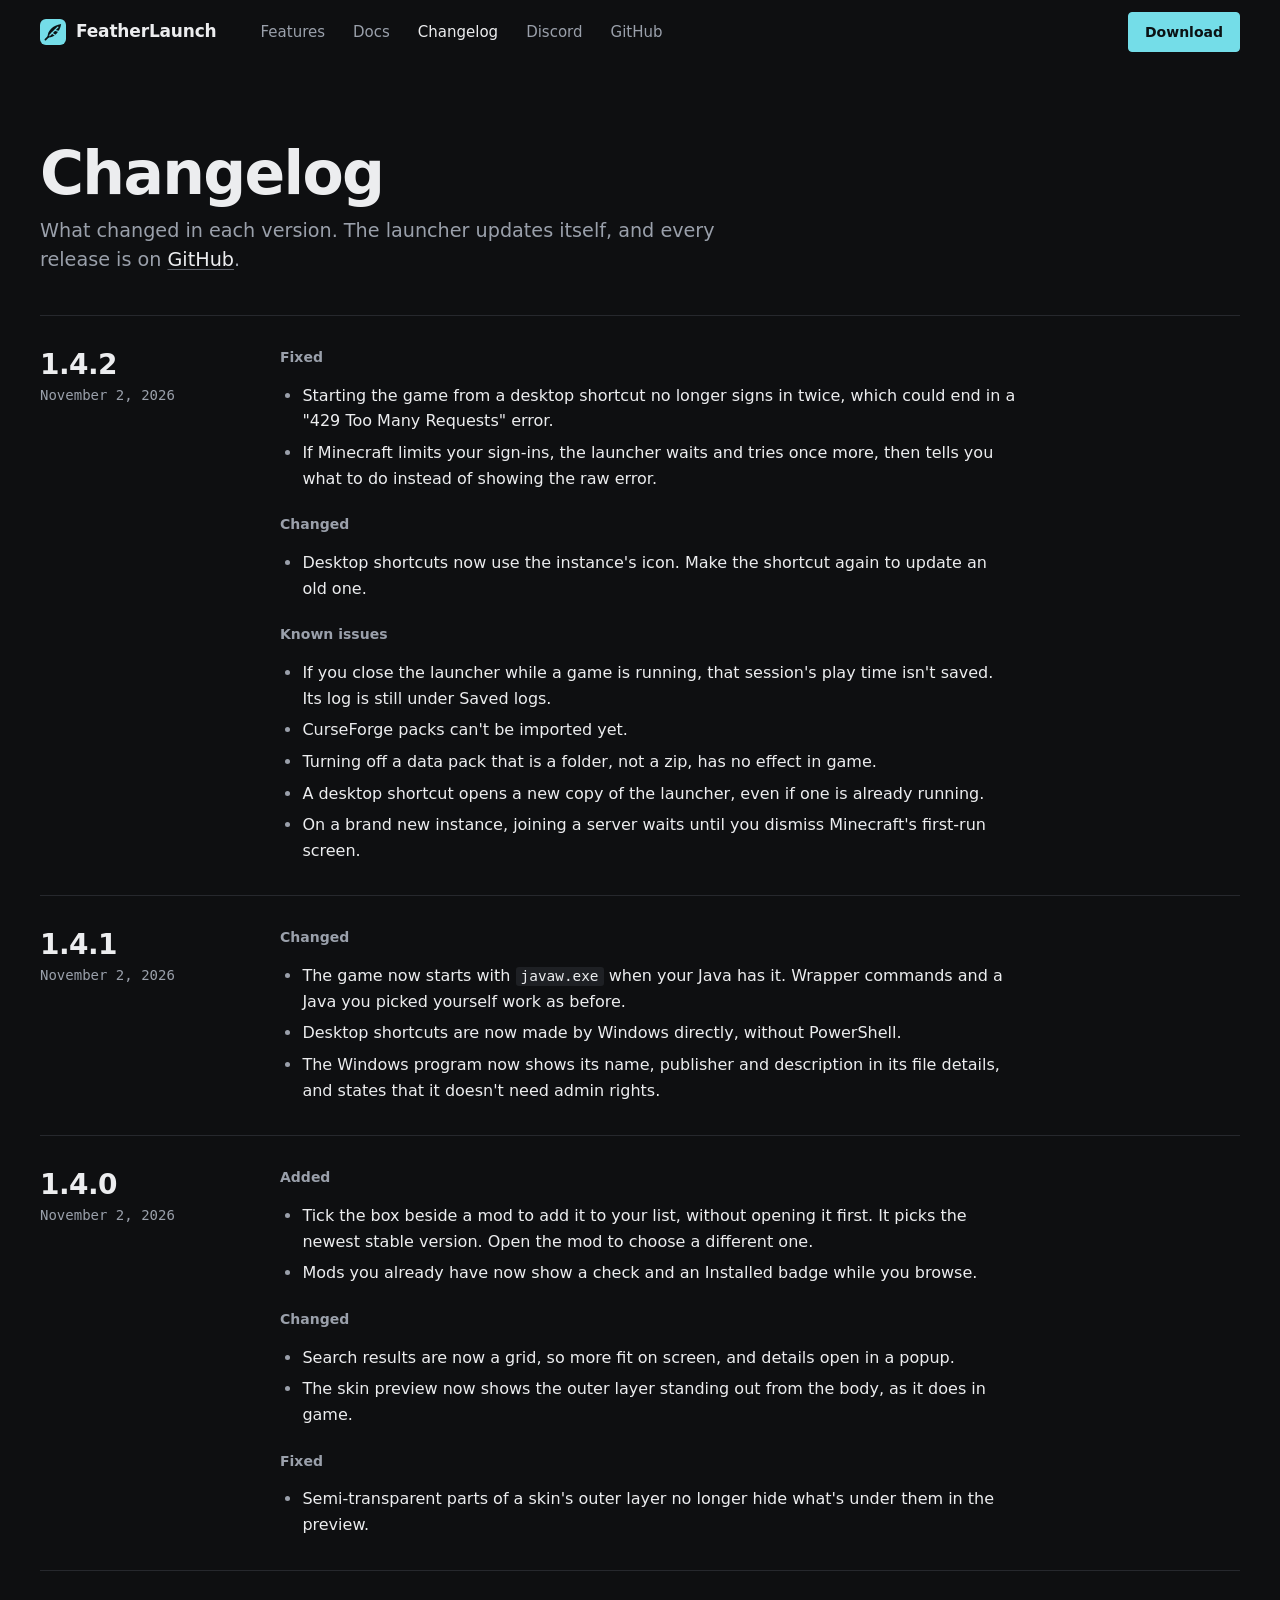
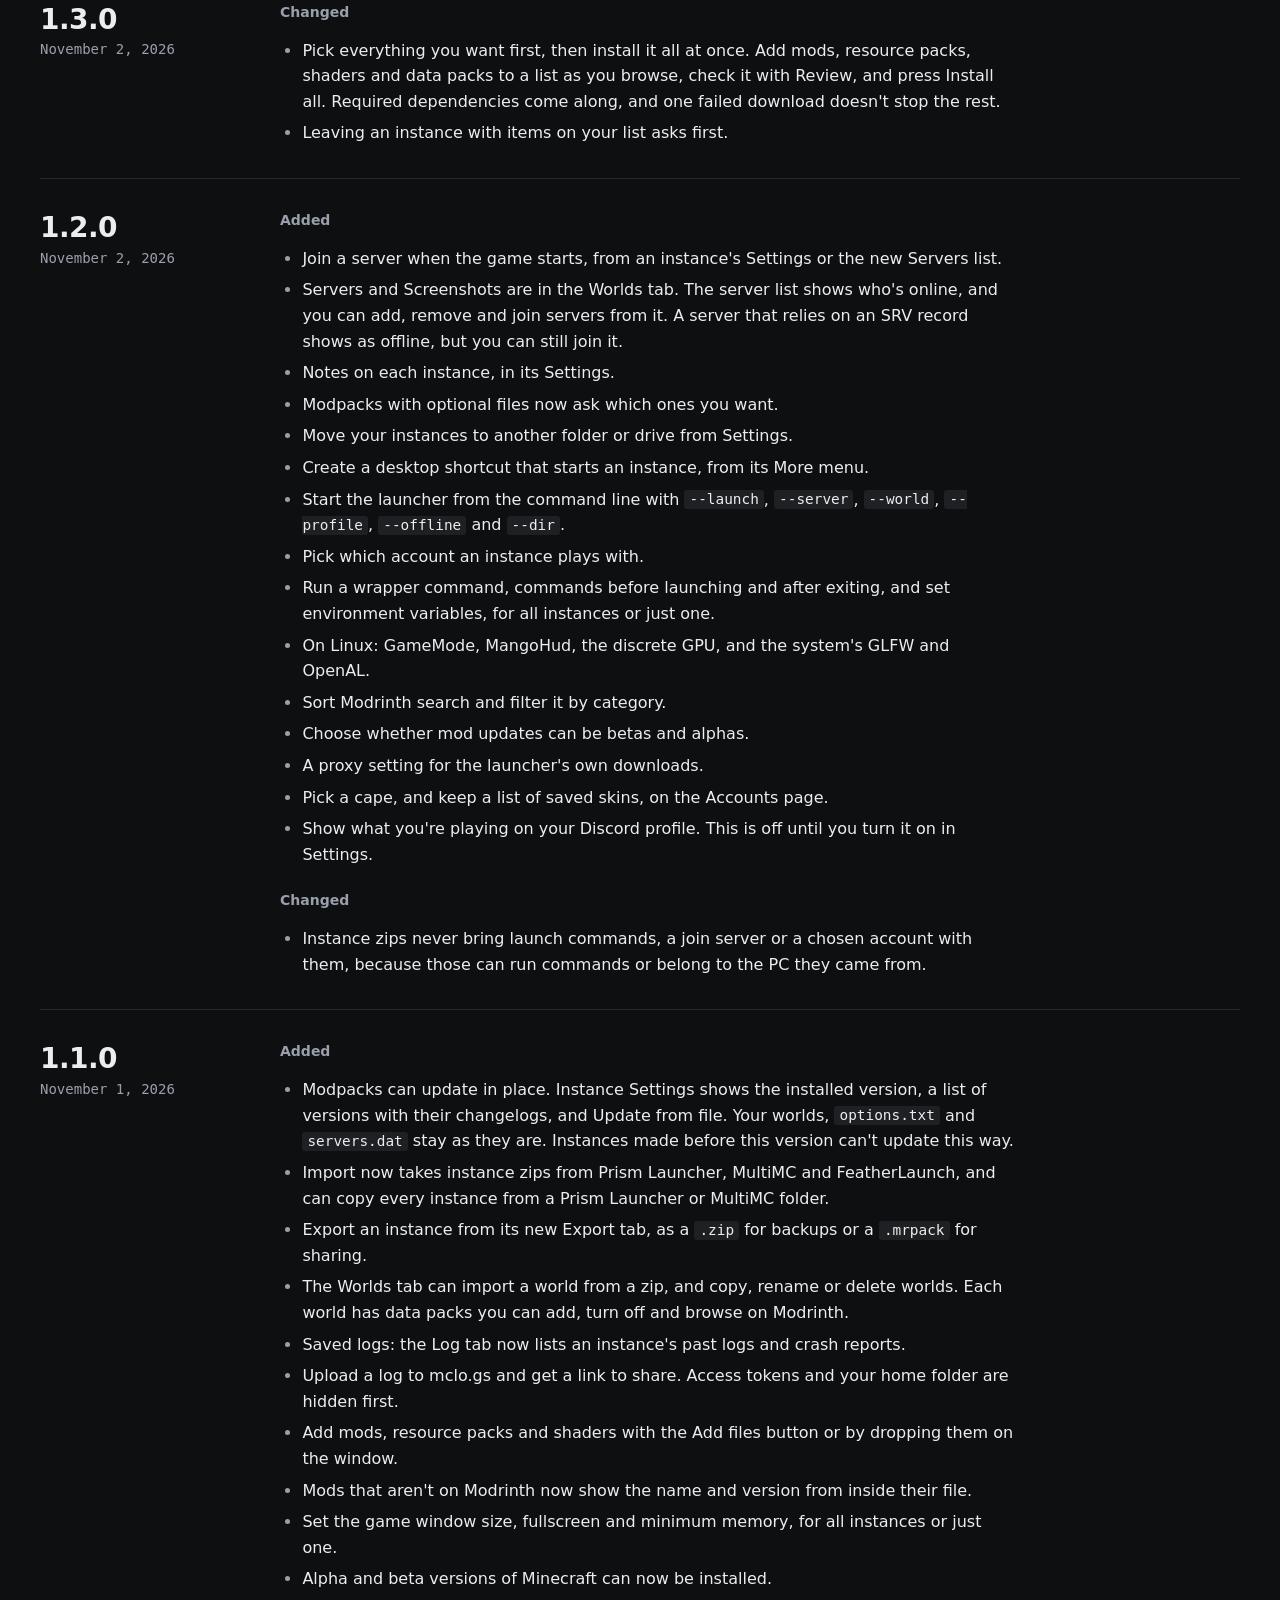
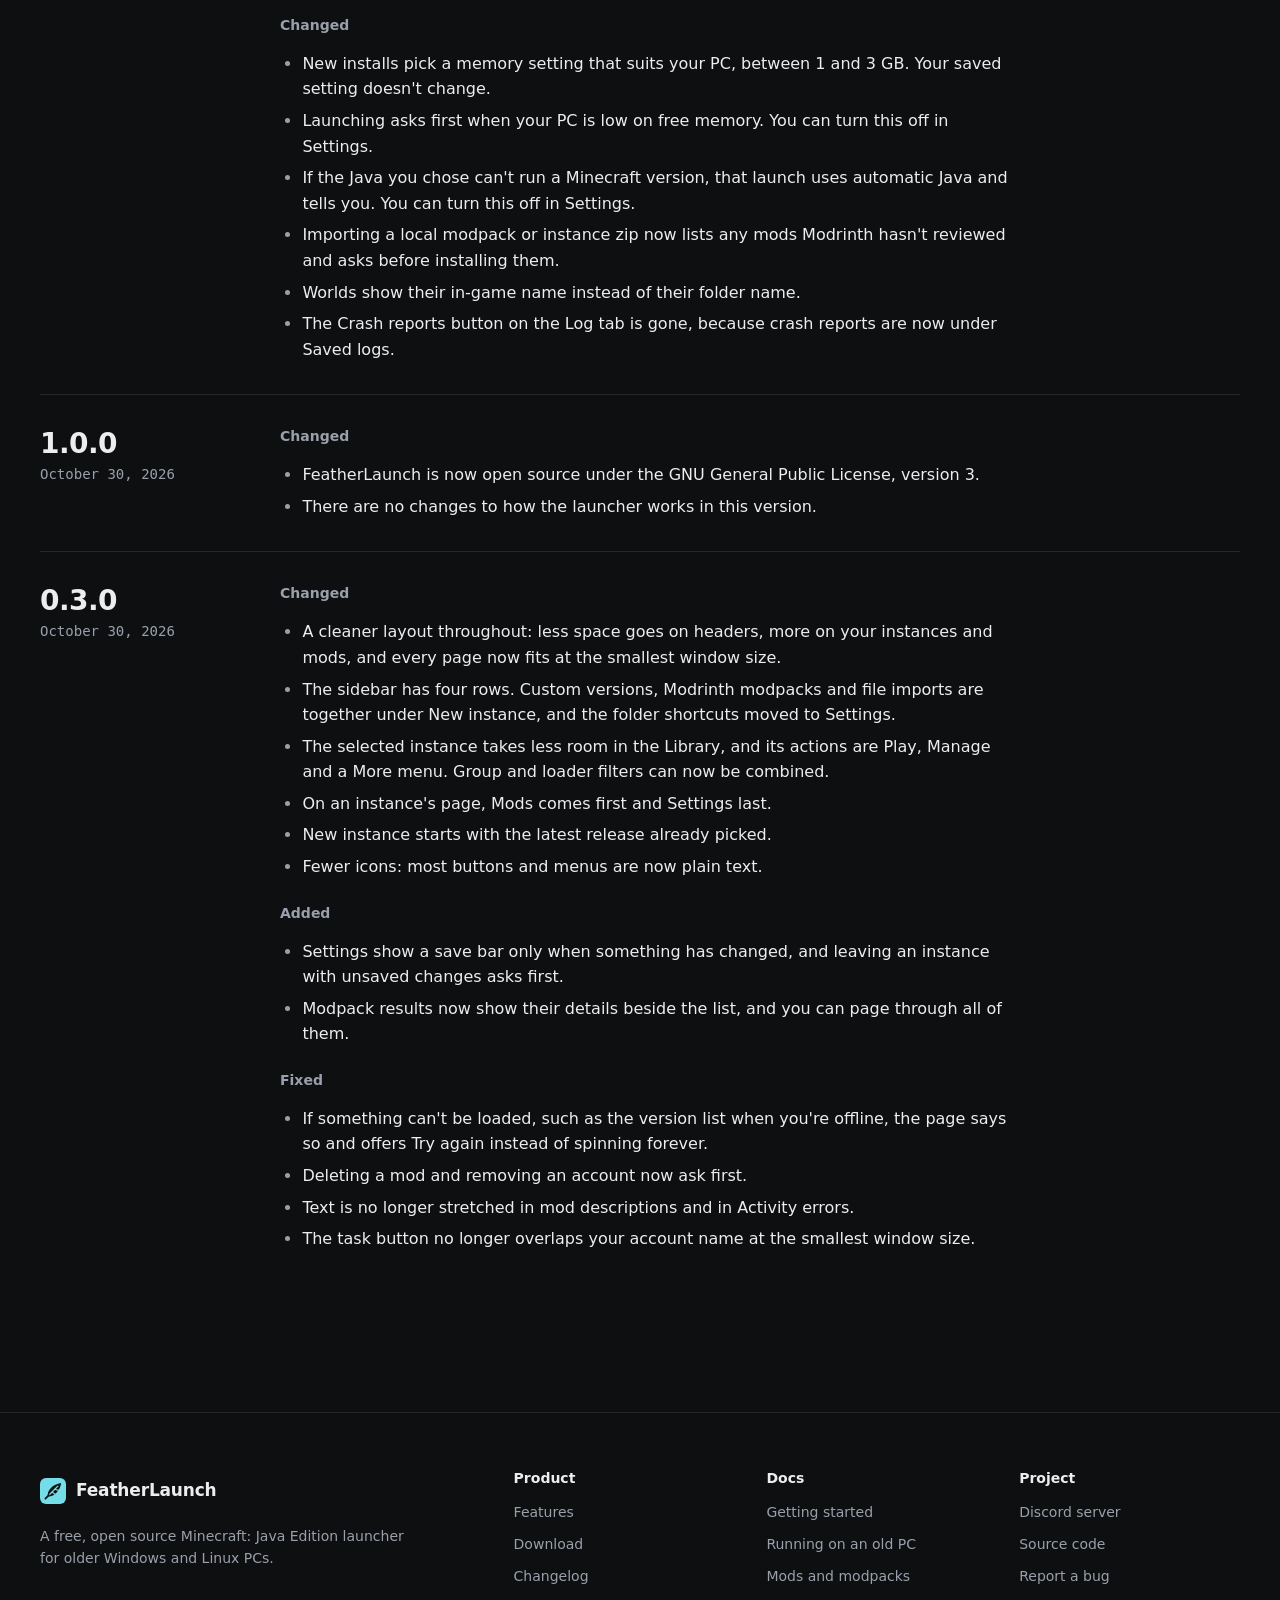
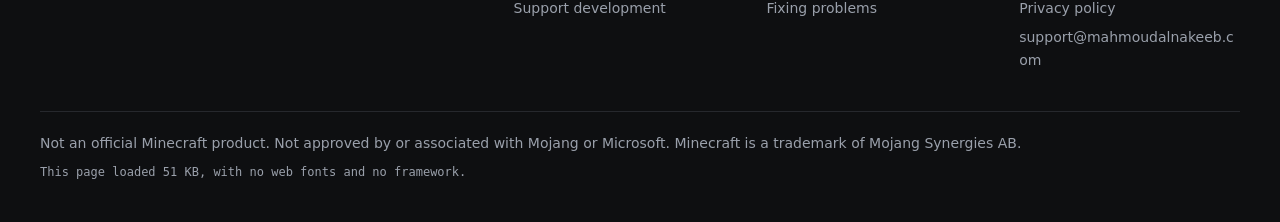
<file: changelog/index.html>
<!doctype html>
<html lang="en">
<head>
<!-- Google tag (gtag.js) -->
<script async src="https://www.googletagmanager.com/gtag/js?id=G-FELYJSYPE3"></script>
<script>
  window.dataLayer = window.dataLayer || [];
  function gtag(){dataLayer.push(arguments);}
  gtag('js', new Date());

  gtag('config', 'G-FELYJSYPE3');
</script>
<meta charset="utf-8">
<meta name="viewport" content="width=device-width, initial-scale=1">
<meta name="color-scheme" content="dark">
<meta name="theme-color" content="#0e0f11">
<title>Changelog · FeatherLaunch</title>
<meta name="description" content="What changed in each version of FeatherLaunch, the lightweight Minecraft launcher. The latest is 1.4.2.">
<link rel="canonical" href="https://featherlaunch.mahmoudalnakeeb.com/changelog/">
<meta property="og:type" content="website">
<meta property="og:site_name" content="FeatherLaunch">
<meta property="og:locale" content="en_US">
<meta property="og:url" content="https://featherlaunch.mahmoudalnakeeb.com/changelog/">
<meta property="og:title" content="Changelog · FeatherLaunch">
<meta property="og:description" content="What changed in each version of FeatherLaunch, the lightweight Minecraft launcher. The latest is 1.4.2.">
<meta property="og:image" content="https://featherlaunch.mahmoudalnakeeb.com/assets/img/social-9724d7353c.jpg">
<meta property="og:image:type" content="image/jpeg">
<meta property="og:image:width" content="1200">
<meta property="og:image:height" content="630">
<meta property="og:image:alt" content="FeatherLaunch, a free Minecraft launcher for older Windows and Linux PCs, showing its library window">
<meta name="twitter:card" content="summary_large_image">
<meta name="twitter:image" content="https://featherlaunch.mahmoudalnakeeb.com/assets/img/social-9724d7353c.jpg">
<meta name="twitter:image:alt" content="FeatherLaunch, a free Minecraft launcher for older Windows and Linux PCs, showing its library window">
<link rel="alternate" type="application/atom+xml" title="FeatherLaunch releases" href="https://github.com/mahmoudalnkeeb/featherlaunch/releases.atom">

<link rel="icon" href="/assets/brand/web/icon.svg" type="image/svg+xml">
<link rel="icon" href="/assets/brand/web/favicon-32.png" sizes="32x32" type="image/png">
<link rel="apple-touch-icon" href="/assets/brand/web/apple-touch-icon-180.png">
<link rel="manifest" href="/site.webmanifest">
<link rel="stylesheet" href="/assets/css/site.css">

<!-- Runs before anything paints, so the buttons never swap on screen. Every other system gets Windows, as it does without scripts. The Linux build is x86-64 only, and Android also says Linux. -->
<script>if (navigator.userAgent.includes('Linux x86_64')) document.documentElement.classList.add('linux');</script>
<script src="/assets/js/site.js" defer></script>
</head>
<body>
<!-- Linux and Ko-fi logos: Simple Icons, CC0. -->
<svg class="sprite" aria-hidden="true">
  <symbol id="i-windows" viewBox="0 0 16 16"><path fill="currentColor" d="M1.5 3.1l5.5-.8v5.3H1.5zM8 2.2l6.5-.9v6.3H8zM1.5 8.6H7v5.2l-5.5-.8zM8 8.6h6.5v6.1L8 13.8z"/></symbol>
  <symbol id="i-linux" viewBox="0 0 24 24"><path fill="currentColor" d="M12.504 0c-.155 0-.315.008-.48.021-4.226.333-3.105 4.807-3.17 6.298-.076 1.092-.3 1.953-1.05 3.02-.885 1.051-2.127 2.75-2.716 4.521-.278.832-.41 1.684-.287 2.489a.424.424 0 00-.11.135c-.26.268-.45.6-.663.839-.199.199-.485.267-.797.4-.313.136-.658.269-.864.68-.09.189-.136.394-.132.602 0 .199.027.4.055.536.058.399.116.728.04.97-.249.68-.28 1.145-.106 1.484.174.334.535.47.94.601.81.2 1.91.135 2.774.6.926.466 1.866.67 2.616.47.526-.116.97-.464 1.208-.946.587-.003 1.23-.269 2.26-.334.699-.058 1.574.267 2.577.2.025.134.063.198.114.333l.003.003c.391.778 1.113 1.132 1.884 1.071.771-.06 1.592-.536 2.257-1.306.631-.765 1.683-1.084 2.378-1.503.348-.199.629-.469.649-.853.023-.4-.2-.811-.714-1.376v-.097l-.003-.003c-.17-.2-.25-.535-.338-.926-.085-.401-.182-.786-.492-1.046h-.003c-.059-.054-.123-.067-.188-.135a.357.357 0 00-.19-.064c.431-1.278.264-2.55-.173-3.694-.533-1.41-1.465-2.638-2.175-3.483-.796-1.005-1.576-1.957-1.56-3.368.026-2.152.236-6.133-3.544-6.139zm.529 3.405h.013c.213 0 .396.062.584.198.19.135.33.332.438.533.105.259.158.459.166.724 0-.02.006-.04.006-.06v.105a.086.086 0 01-.004-.021l-.004-.024a1.807 1.807 0 01-.15.706.953.953 0 01-.213.335.71.71 0 00-.088-.042c-.104-.045-.198-.064-.284-.133a1.312 1.312 0 00-.22-.066c.05-.06.146-.133.183-.198.053-.128.082-.264.088-.402v-.02a1.21 1.21 0 00-.061-.4c-.045-.134-.101-.2-.183-.333-.084-.066-.167-.132-.267-.132h-.016c-.093 0-.176.03-.262.132a.8.8 0 00-.205.334 1.18 1.18 0 00-.09.4v.019c.002.089.008.179.02.267-.193-.067-.438-.135-.607-.202a1.635 1.635 0 01-.018-.2v-.02a1.772 1.772 0 01.15-.768c.082-.22.232-.406.43-.533a.985.985 0 01.594-.2zm-2.962.059h.036c.142 0 .27.048.399.135.146.129.264.288.344.465.09.199.14.4.153.667v.004c.007.134.006.2-.002.266v.08c-.03.007-.056.018-.083.024-.152.055-.274.135-.393.2.012-.09.013-.18.003-.267v-.015c-.012-.133-.04-.2-.082-.333a.613.613 0 00-.166-.267.248.248 0 00-.183-.064h-.021c-.071.006-.13.04-.186.132a.552.552 0 00-.12.27.944.944 0 00-.023.33v.015c.012.135.037.2.08.334.046.134.098.2.166.268.01.009.02.018.034.024-.07.057-.117.07-.176.136a.304.304 0 01-.131.068 2.62 2.62 0 01-.275-.402 1.772 1.772 0 01-.155-.667 1.759 1.759 0 01.08-.668 1.43 1.43 0 01.283-.535c.128-.133.26-.2.418-.2zm1.37 1.706c.332 0 .733.065 1.216.399.293.2.523.269 1.052.468h.003c.255.136.405.266.478.399v-.131a.571.571 0 01.016.47c-.123.31-.516.643-1.063.842v.002c-.268.135-.501.333-.775.465-.276.135-.588.292-1.012.267a1.139 1.139 0 01-.448-.067 3.566 3.566 0 01-.322-.198c-.195-.135-.363-.332-.612-.465v-.005h-.005c-.4-.246-.616-.512-.686-.71-.07-.268-.005-.47.193-.6.224-.135.38-.271.483-.336.104-.074.143-.102.176-.131h.002v-.003c.169-.202.436-.47.839-.601.139-.036.294-.065.466-.065zm2.8 2.142c.358 1.417 1.196 3.475 1.735 4.473.286.534.855 1.659 1.102 3.024.156-.005.33.018.513.064.646-1.671-.546-3.467-1.089-3.966-.22-.2-.232-.335-.123-.335.59.534 1.365 1.572 1.646 2.757.13.535.16 1.104.021 1.67.067.028.135.06.205.067 1.032.534 1.413.938 1.23 1.537v-.043c-.06-.003-.12 0-.18 0h-.016c.151-.467-.182-.825-1.065-1.224-.915-.4-1.646-.336-1.77.465-.008.043-.013.066-.018.135-.068.023-.139.053-.209.064-.43.268-.662.669-.793 1.187-.13.533-.17 1.156-.205 1.869v.003c-.02.334-.17.838-.319 1.35-1.5 1.072-3.58 1.538-5.348.334a2.645 2.645 0 00-.402-.533 1.45 1.45 0 00-.275-.333c.182 0 .338-.03.465-.067a.615.615 0 00.314-.334c.108-.267 0-.697-.345-1.163-.345-.467-.931-.995-1.788-1.521-.63-.4-.986-.87-1.15-1.396-.165-.534-.143-1.085-.015-1.645.245-1.07.873-2.11 1.274-2.763.107-.065.037.135-.408.974-.396.751-1.14 2.497-.122 3.854a8.123 8.123 0 01.647-2.876c.564-1.278 1.743-3.504 1.836-5.268.048.036.217.135.289.202.218.133.38.333.59.465.21.201.477.335.876.335.039.003.075.006.11.006.412 0 .73-.134.997-.268.29-.134.52-.334.74-.4h.005c.467-.135.835-.402 1.044-.7zm2.185 8.958c.037.6.343 1.245.882 1.377.588.134 1.434-.333 1.791-.765l.211-.01c.315-.007.577.01.847.268l.003.003c.208.199.305.53.391.876.085.4.154.78.409 1.066.486.527.645.906.636 1.14l.003-.007v.018l-.003-.012c-.015.262-.185.396-.498.595-.63.401-1.746.712-2.457 1.57-.618.737-1.37 1.14-2.036 1.191-.664.053-1.237-.2-1.574-.898l-.005-.003c-.21-.4-.12-1.025.056-1.69.176-.668.428-1.344.463-1.897.037-.714.076-1.335.195-1.814.12-.465.308-.797.641-.984l.045-.022zm-10.814.049h.01c.053 0 .105.005.157.014.376.055.706.333 1.023.752l.91 1.664.003.003c.243.533.754 1.064 1.189 1.637.434.598.77 1.131.729 1.57v.006c-.057.744-.48 1.148-1.125 1.294-.645.135-1.52.002-2.395-.464-.968-.536-2.118-.469-2.857-.602-.369-.066-.61-.2-.723-.4-.11-.2-.113-.602.123-1.23v-.004l.002-.003c.117-.334.03-.752-.027-1.118-.055-.401-.083-.71.043-.94.16-.334.396-.4.69-.533.294-.135.64-.202.915-.47h.002v-.002c.256-.268.445-.601.668-.838.19-.201.38-.336.663-.336zm7.159-9.074c-.435.201-.945.535-1.488.535-.542 0-.97-.267-1.28-.466-.154-.134-.28-.268-.373-.335-.164-.134-.144-.333-.074-.333.109.016.129.134.199.2.096.066.215.2.36.333.292.2.68.467 1.167.467.485 0 1.053-.267 1.398-.466.195-.135.445-.334.648-.467.156-.136.149-.267.279-.267.128.016.034.134-.147.332a8.097 8.097 0 01-.69.468zm-1.082-1.583V5.64c-.006-.02.013-.042.029-.05.074-.043.18-.027.26.004.063 0 .16.067.15.135-.006.049-.085.066-.135.066-.055 0-.092-.043-.141-.068-.052-.018-.146-.008-.163-.065zm-.551 0c-.02.058-.113.049-.166.066-.047.025-.086.068-.14.068-.05 0-.13-.02-.136-.068-.01-.066.088-.133.15-.133.08-.031.184-.047.259-.005.019.009.036.03.03.05v.02h.003z"/></symbol>
  <symbol id="i-kofi" viewBox="0 0 24 24"><path fill="currentColor" d="M23.881 8.948c-.773-4.085-4.859-4.593-4.859-4.593H.723c-.604 0-.679.798-.679.798s-.082 7.324-.022 11.822c.164 2.424 2.586 2.672 2.586 2.672s8.267-.023 11.966-.049c2.438-.426 2.683-2.566 2.658-3.734 4.352.24 7.422-2.831 6.649-6.916zm-11.062 3.511c-1.246 1.453-4.011 3.976-4.011 3.976s-.121.119-.31.023c-.076-.057-.108-.09-.108-.09-.443-.441-3.368-3.049-4.034-3.954-.709-.965-1.041-2.7-.091-3.71.951-1.01 3.005-1.086 4.363.407 0 0 1.565-1.782 3.468-.963 1.904.82 1.832 3.011.723 4.311zm6.173.478c-.928.116-1.682.028-1.682.028V7.284h1.77s1.971.551 1.971 2.638c0 1.913-.985 2.667-2.059 3.015z"/></symbol>
  <symbol id="i-feather" viewBox="0 0 24 24"><path fill="currentColor" d="M7 17C6.5 11 12 5.5 19.5 4.5C18.5 11.5 13 17.5 7 17Z"/><path stroke="currentColor" stroke-width="1.6" stroke-linecap="round" d="M5 19L8.2 15.8"/></symbol>
</svg>
<a class="skip" href="#main">Skip to content</a>
<header class="bar">
  <div class="wrap">
    <a class="brand" href="/"><img src="/assets/brand/web/icon.svg" width="26" height="26" alt="">FeatherLaunch</a>
    <nav aria-label="Main">
      <a class="hide-sm" href="/#features">Features</a>
      <a href="/docs/">Docs</a>
      <a class="hide-sm" href="/changelog/" aria-current="page">Changelog</a>
      <a class="hide-sm" href="https://discord.gg/GPc9praqk3" rel="noopener">Discord</a>
      <a class="hide-sm" href="https://github.com/mahmoudalnkeeb/featherlaunch" rel="noopener">GitHub</a>
      <a class="btn small primary" href="/#download">Download</a>
    </nav>
  </div>
</header>

<main id="main" class="wrap page">
  <div class="page-head">
    <h1>Changelog</h1>
    <p class="lead">What changed in each version. The launcher updates itself, and every release is on <a href="https://github.com/mahmoudalnkeeb/featherlaunch/releases" rel="noopener">GitHub</a>.</p>
  </div>
  <article class="release" id="v1.4.2">
    <div class="release-head">
      <h2><a href="#v1.4.2">1.4.2</a></h2>
      <time datetime="2026-11-02">November 2, 2026</time>
    </div>
    <div class="prose">
<h3>Fixed</h3>
<ul><li>Starting the game from a desktop shortcut no longer signs in twice, which could end in a "429 Too Many Requests" error.</li><li>If Minecraft limits your sign-ins, the launcher waits and tries once more, then tells you what to do instead of showing the raw error.</li></ul>
<h3>Changed</h3>
<ul><li>Desktop shortcuts now use the instance's icon. Make the shortcut again to update an old one.</li></ul>
<h3>Known issues</h3>
<ul><li>If you close the launcher while a game is running, that session's play time isn't saved. Its log is still under Saved logs.</li><li>CurseForge packs can't be imported yet.</li><li>Turning off a data pack that is a folder, not a zip, has no effect in game.</li><li>A desktop shortcut opens a new copy of the launcher, even if one is already running.</li><li>On a brand new instance, joining a server waits until you dismiss Minecraft's first-run screen.</li></ul>
    </div>
  </article>
<article class="release" id="v1.4.1">
    <div class="release-head">
      <h2><a href="#v1.4.1">1.4.1</a></h2>
      <time datetime="2026-11-02">November 2, 2026</time>
    </div>
    <div class="prose">
<h3>Changed</h3>
<ul><li>The game now starts with <code>javaw.exe</code> when your Java has it. Wrapper commands and a Java you picked yourself work as before.</li><li>Desktop shortcuts are now made by Windows directly, without PowerShell.</li><li>The Windows program now shows its name, publisher and description in its file details, and states that it doesn't need admin rights.</li></ul>
    </div>
  </article>
<article class="release" id="v1.4.0">
    <div class="release-head">
      <h2><a href="#v1.4.0">1.4.0</a></h2>
      <time datetime="2026-11-02">November 2, 2026</time>
    </div>
    <div class="prose">
<h3>Added</h3>
<ul><li>Tick the box beside a mod to add it to your list, without opening it first. It picks the newest stable version. Open the mod to choose a different one.</li><li>Mods you already have now show a check and an Installed badge while you browse.</li></ul>
<h3>Changed</h3>
<ul><li>Search results are now a grid, so more fit on screen, and details open in a popup.</li><li>The skin preview now shows the outer layer standing out from the body, as it does in game.</li></ul>
<h3>Fixed</h3>
<ul><li>Semi-transparent parts of a skin's outer layer no longer hide what's under them in the preview.</li></ul>
    </div>
  </article>
<article class="release" id="v1.3.0">
    <div class="release-head">
      <h2><a href="#v1.3.0">1.3.0</a></h2>
      <time datetime="2026-11-02">November 2, 2026</time>
    </div>
    <div class="prose">
<h3>Changed</h3>
<ul><li>Pick everything you want first, then install it all at once. Add mods, resource packs, shaders and data packs to a list as you browse, check it with Review, and press Install all. Required dependencies come along, and one failed download doesn't stop the rest.</li><li>Leaving an instance with items on your list asks first.</li></ul>
    </div>
  </article>
<article class="release" id="v1.2.0">
    <div class="release-head">
      <h2><a href="#v1.2.0">1.2.0</a></h2>
      <time datetime="2026-11-02">November 2, 2026</time>
    </div>
    <div class="prose">
<h3>Added</h3>
<ul><li>Join a server when the game starts, from an instance's Settings or the new Servers list.</li><li>Servers and Screenshots are in the Worlds tab. The server list shows who's online, and you can add, remove and join servers from it. A server that relies on an SRV record shows as offline, but you can still join it.</li><li>Notes on each instance, in its Settings.</li><li>Modpacks with optional files now ask which ones you want.</li><li>Move your instances to another folder or drive from Settings.</li><li>Create a desktop shortcut that starts an instance, from its More menu.</li><li>Start the launcher from the command line with <code>--launch</code>, <code>--server</code>, <code>--world</code>, <code>--profile</code>, <code>--offline</code> and <code>--dir</code>.</li><li>Pick which account an instance plays with.</li><li>Run a wrapper command, commands before launching and after exiting, and set environment variables, for all instances or just one.</li><li>On Linux: GameMode, MangoHud, the discrete GPU, and the system's GLFW and OpenAL.</li><li>Sort Modrinth search and filter it by category.</li><li>Choose whether mod updates can be betas and alphas.</li><li>A proxy setting for the launcher's own downloads.</li><li>Pick a cape, and keep a list of saved skins, on the Accounts page.</li><li>Show what you're playing on your Discord profile. This is off until you turn it on in Settings.</li></ul>
<h3>Changed</h3>
<ul><li>Instance zips never bring launch commands, a join server or a chosen account with them, because those can run commands or belong to the PC they came from.</li></ul>
    </div>
  </article>
<article class="release" id="v1.1.0">
    <div class="release-head">
      <h2><a href="#v1.1.0">1.1.0</a></h2>
      <time datetime="2026-11-01">November 1, 2026</time>
    </div>
    <div class="prose">
<h3>Added</h3>
<ul><li>Modpacks can update in place. Instance Settings shows the installed version, a list of versions with their changelogs, and Update from file. Your worlds, <code>options.txt</code> and <code>servers.dat</code> stay as they are. Instances made before this version can't update this way.</li><li>Import now takes instance zips from Prism Launcher, MultiMC and FeatherLaunch, and can copy every instance from a Prism Launcher or MultiMC folder.</li><li>Export an instance from its new Export tab, as a <code>.zip</code> for backups or a <code>.mrpack</code> for sharing.</li><li>The Worlds tab can import a world from a zip, and copy, rename or delete worlds. Each world has data packs you can add, turn off and browse on Modrinth.</li><li>Saved logs: the Log tab now lists an instance's past logs and crash reports.</li><li>Upload a log to mclo.gs and get a link to share. Access tokens and your home folder are hidden first.</li><li>Add mods, resource packs and shaders with the Add files button or by dropping them on the window.</li><li>Mods that aren't on Modrinth now show the name and version from inside their file.</li><li>Set the game window size, fullscreen and minimum memory, for all instances or just one.</li><li>Alpha and beta versions of Minecraft can now be installed.</li></ul>
<h3>Changed</h3>
<ul><li>New installs pick a memory setting that suits your PC, between 1 and 3 GB. Your saved setting doesn't change.</li><li>Launching asks first when your PC is low on free memory. You can turn this off in Settings.</li><li>If the Java you chose can't run a Minecraft version, that launch uses automatic Java and tells you. You can turn this off in Settings.</li><li>Importing a local modpack or instance zip now lists any mods Modrinth hasn't reviewed and asks before installing them.</li><li>Worlds show their in-game name instead of their folder name.</li><li>The Crash reports button on the Log tab is gone, because crash reports are now under Saved logs.</li></ul>
    </div>
  </article>
<article class="release" id="v1.0.0">
    <div class="release-head">
      <h2><a href="#v1.0.0">1.0.0</a></h2>
      <time datetime="2026-10-30">October 30, 2026</time>
    </div>
    <div class="prose">
<h3>Changed</h3>
<ul><li>FeatherLaunch is now open source under the GNU General Public License, version 3.</li><li>There are no changes to how the launcher works in this version.</li></ul>
    </div>
  </article>
<article class="release" id="v0.3.0">
    <div class="release-head">
      <h2><a href="#v0.3.0">0.3.0</a></h2>
      <time datetime="2026-10-30">October 30, 2026</time>
    </div>
    <div class="prose">
<h3>Changed</h3>
<ul><li>A cleaner layout throughout: less space goes on headers, more on your instances and mods, and every page now fits at the smallest window size.</li><li>The sidebar has four rows. Custom versions, Modrinth modpacks and file imports are together under New instance, and the folder shortcuts moved to Settings.</li><li>The selected instance takes less room in the Library, and its actions are Play, Manage and a More menu. Group and loader filters can now be combined.</li><li>On an instance's page, Mods comes first and Settings last.</li><li>New instance starts with the latest release already picked.</li><li>Fewer icons: most buttons and menus are now plain text.</li></ul>
<h3>Added</h3>
<ul><li>Settings show a save bar only when something has changed, and leaving an instance with unsaved changes asks first.</li><li>Modpack results now show their details beside the list, and you can page through all of them.</li></ul>
<h3>Fixed</h3>
<ul><li>If something can't be loaded, such as the version list when you're offline, the page says so and offers Try again instead of spinning forever.</li><li>Deleting a mod and removing an account now ask first.</li><li>Text is no longer stretched in mod descriptions and in Activity errors.</li><li>The task button no longer overlaps your account name at the smallest window size.</li></ul>
    </div>
  </article>
</main>
<footer class="foot">
  <div class="wrap">
    <div class="foot-grid">
      <div>
        <a class="brand" href="/"><img src="/assets/brand/web/icon.svg" width="26" height="26" alt="">FeatherLaunch</a>
        <p class="fine foot-note">A free, open source Minecraft: Java Edition launcher for older Windows and Linux PCs.</p>
      </div>
      <div>
        <h2>Product</h2>
        <ul>
          <li><a href="/#features">Features</a></li>
          <li><a href="/#download">Download</a></li>
          <li><a href="/changelog/">Changelog</a></li>
          <li><a href="/#donate">Support development</a></li>
        </ul>
      </div>
      <div>
        <h2>Docs</h2>
        <ul>
          <li><a href="/docs/getting-started/">Getting started</a></li>
          <li><a href="/docs/old-pc-performance/">Running on an old PC</a></li>
          <li><a href="/docs/mods-and-modpacks/">Mods and modpacks</a></li>
          <li><a href="/docs/fixing-problems/">Fixing problems</a></li>
        </ul>
      </div>
      <div>
        <h2>Project</h2>
        <ul>
          <li><a href="https://discord.gg/GPc9praqk3" rel="noopener">Discord server</a></li>
          <li><a href="https://github.com/mahmoudalnkeeb/featherlaunch" rel="noopener">Source code</a></li>
          <li><a href="https://github.com/mahmoudalnkeeb/featherlaunch/issues" rel="noopener">Report a bug</a></li>
          <li><a href="/privacy.html">Privacy policy</a></li>
          <li><a href="mailto:support@mahmoudalnakeeb.com">support@mahmoudalnakeeb.com</a></li>
        </ul>
      </div>
    </div>
    <div class="foot-base fine">
      <p>Not an official Minecraft product. Not approved by or associated with Mojang or Microsoft. Minecraft is a trademark of Mojang Synergies AB.</p>
      <p id="weight"></p>
    </div>
  </div>
</footer>
</body>
</html>
</file>
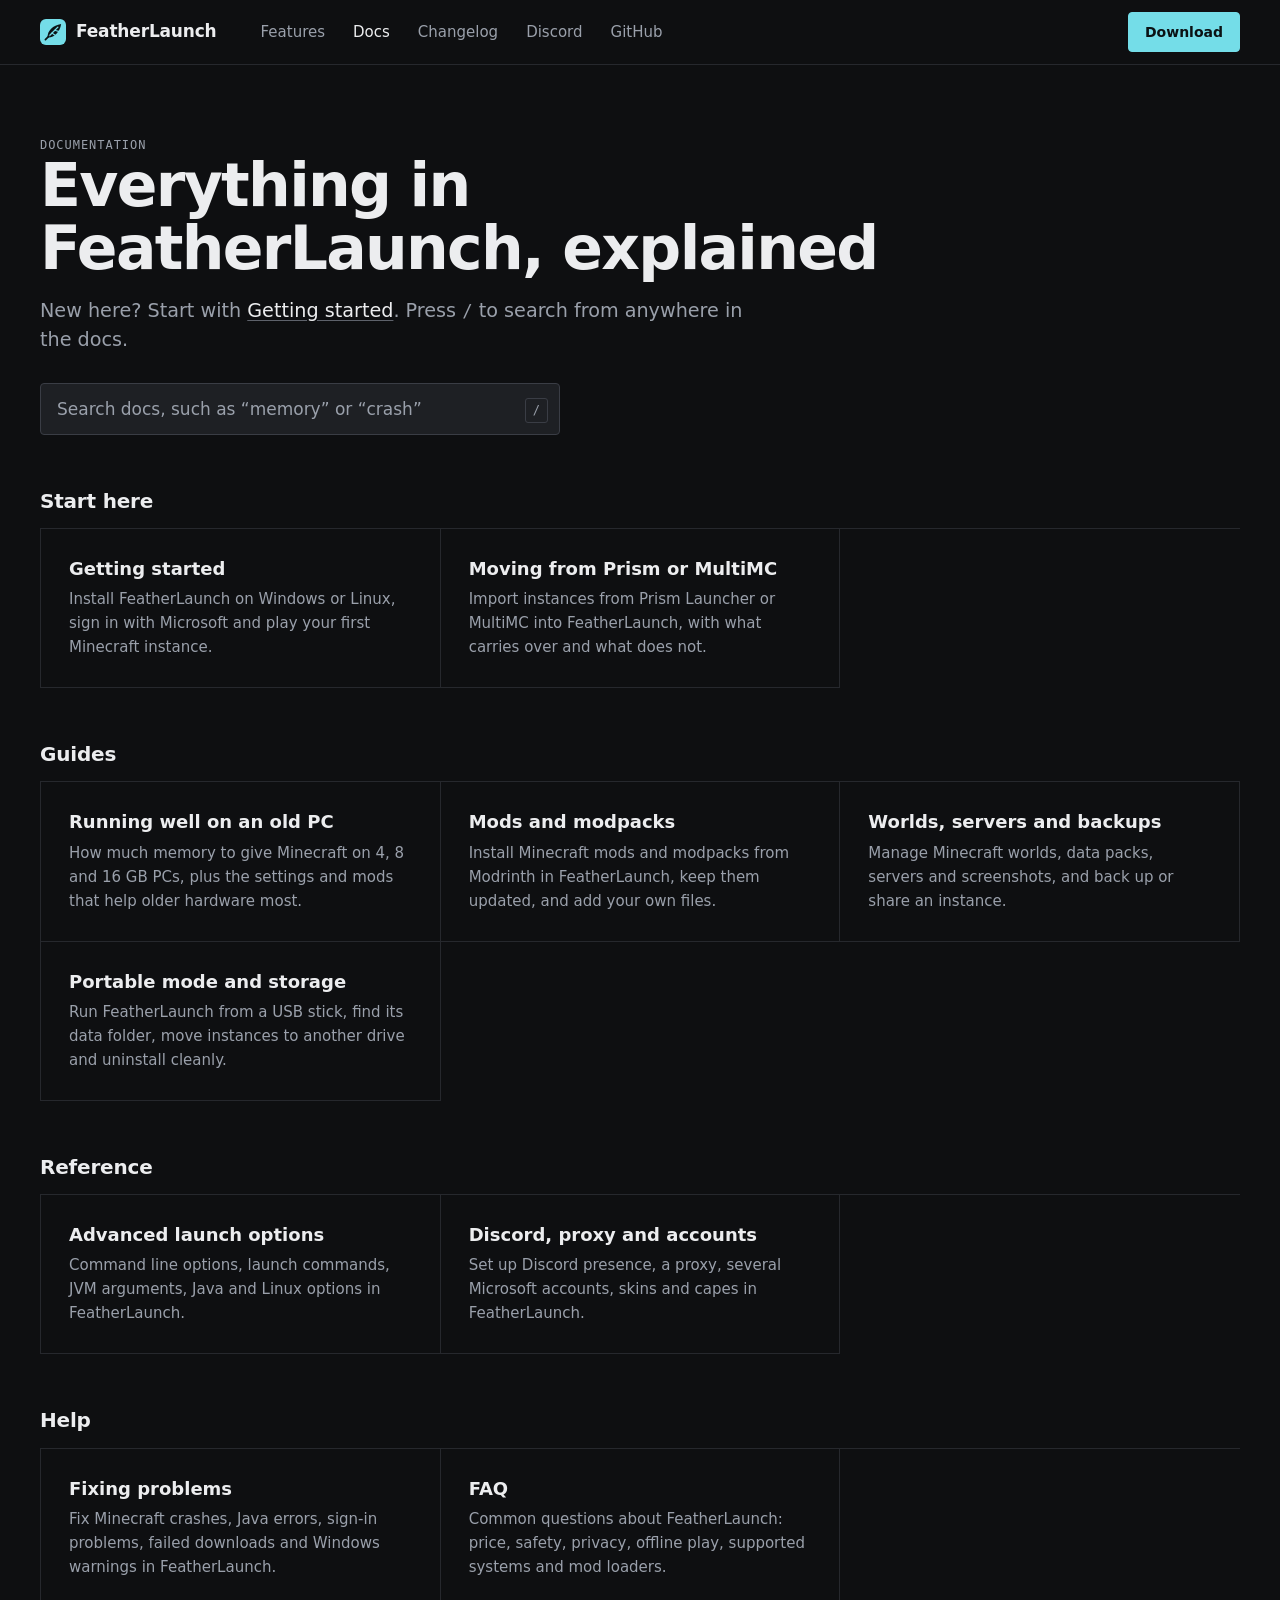
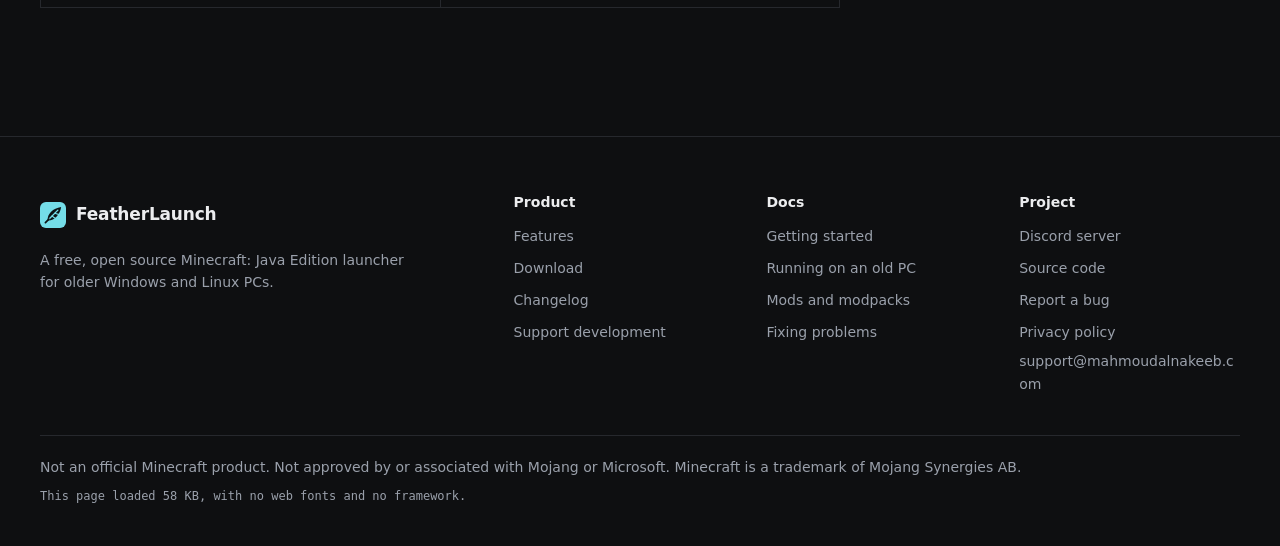
<file: docs/index.html>
<!doctype html>
<html lang="en">
<head>
<!-- Google tag (gtag.js) -->
<script async src="https://www.googletagmanager.com/gtag/js?id=G-FELYJSYPE3"></script>
<script>
  window.dataLayer = window.dataLayer || [];
  function gtag(){dataLayer.push(arguments);}
  gtag('js', new Date());

  gtag('config', 'G-FELYJSYPE3');
</script>
<meta charset="utf-8">
<meta name="viewport" content="width=device-width, initial-scale=1">
<meta name="color-scheme" content="dark">
<meta name="theme-color" content="#0e0f11">
<title>FeatherLaunch docs: guides for the lightweight Minecraft launcher</title>
<meta name="description" content="Guides for FeatherLaunch: install and sign in, run well on an old PC, add mods and modpacks, move from Prism Launcher, and fix problems.">
<link rel="canonical" href="https://featherlaunch.mahmoudalnakeeb.com/docs/">
<meta property="og:type" content="website">
<meta property="og:site_name" content="FeatherLaunch">
<meta property="og:locale" content="en_US">
<meta property="og:url" content="https://featherlaunch.mahmoudalnakeeb.com/docs/">
<meta property="og:title" content="FeatherLaunch docs: guides for the lightweight Minecraft launcher">
<meta property="og:description" content="Guides for FeatherLaunch: install and sign in, run well on an old PC, add mods and modpacks, move from Prism Launcher, and fix problems.">
<meta property="og:image" content="https://featherlaunch.mahmoudalnakeeb.com/assets/img/social-9724d7353c.jpg">
<meta property="og:image:type" content="image/jpeg">
<meta property="og:image:width" content="1200">
<meta property="og:image:height" content="630">
<meta property="og:image:alt" content="FeatherLaunch, a free Minecraft launcher for older Windows and Linux PCs, showing its library window">
<meta name="twitter:card" content="summary_large_image">
<meta name="twitter:image" content="https://featherlaunch.mahmoudalnakeeb.com/assets/img/social-9724d7353c.jpg">
<meta name="twitter:image:alt" content="FeatherLaunch, a free Minecraft launcher for older Windows and Linux PCs, showing its library window">
<link rel="alternate" type="application/atom+xml" title="FeatherLaunch releases" href="https://github.com/mahmoudalnkeeb/featherlaunch/releases.atom">

<link rel="icon" href="/assets/brand/web/icon.svg" type="image/svg+xml">
<link rel="icon" href="/assets/brand/web/favicon-32.png" sizes="32x32" type="image/png">
<link rel="apple-touch-icon" href="/assets/brand/web/apple-touch-icon-180.png">
<link rel="manifest" href="/site.webmanifest">
<link rel="stylesheet" href="/assets/css/site.css">
<link rel="stylesheet" href="/assets/css/docs.css">
<!-- Runs before anything paints, so the buttons never swap on screen. Every other system gets Windows, as it does without scripts. The Linux build is x86-64 only, and Android also says Linux. -->
<script>if (navigator.userAgent.includes('Linux x86_64')) document.documentElement.classList.add('linux');</script>
<script src="/assets/js/site.js" defer></script>
</head>
<body>
<!-- Linux and Ko-fi logos: Simple Icons, CC0. -->
<svg class="sprite" aria-hidden="true">
  <symbol id="i-windows" viewBox="0 0 16 16"><path fill="currentColor" d="M1.5 3.1l5.5-.8v5.3H1.5zM8 2.2l6.5-.9v6.3H8zM1.5 8.6H7v5.2l-5.5-.8zM8 8.6h6.5v6.1L8 13.8z"/></symbol>
  <symbol id="i-linux" viewBox="0 0 24 24"><path fill="currentColor" d="M12.504 0c-.155 0-.315.008-.48.021-4.226.333-3.105 4.807-3.17 6.298-.076 1.092-.3 1.953-1.05 3.02-.885 1.051-2.127 2.75-2.716 4.521-.278.832-.41 1.684-.287 2.489a.424.424 0 00-.11.135c-.26.268-.45.6-.663.839-.199.199-.485.267-.797.4-.313.136-.658.269-.864.68-.09.189-.136.394-.132.602 0 .199.027.4.055.536.058.399.116.728.04.97-.249.68-.28 1.145-.106 1.484.174.334.535.47.94.601.81.2 1.91.135 2.774.6.926.466 1.866.67 2.616.47.526-.116.97-.464 1.208-.946.587-.003 1.23-.269 2.26-.334.699-.058 1.574.267 2.577.2.025.134.063.198.114.333l.003.003c.391.778 1.113 1.132 1.884 1.071.771-.06 1.592-.536 2.257-1.306.631-.765 1.683-1.084 2.378-1.503.348-.199.629-.469.649-.853.023-.4-.2-.811-.714-1.376v-.097l-.003-.003c-.17-.2-.25-.535-.338-.926-.085-.401-.182-.786-.492-1.046h-.003c-.059-.054-.123-.067-.188-.135a.357.357 0 00-.19-.064c.431-1.278.264-2.55-.173-3.694-.533-1.41-1.465-2.638-2.175-3.483-.796-1.005-1.576-1.957-1.56-3.368.026-2.152.236-6.133-3.544-6.139zm.529 3.405h.013c.213 0 .396.062.584.198.19.135.33.332.438.533.105.259.158.459.166.724 0-.02.006-.04.006-.06v.105a.086.086 0 01-.004-.021l-.004-.024a1.807 1.807 0 01-.15.706.953.953 0 01-.213.335.71.71 0 00-.088-.042c-.104-.045-.198-.064-.284-.133a1.312 1.312 0 00-.22-.066c.05-.06.146-.133.183-.198.053-.128.082-.264.088-.402v-.02a1.21 1.21 0 00-.061-.4c-.045-.134-.101-.2-.183-.333-.084-.066-.167-.132-.267-.132h-.016c-.093 0-.176.03-.262.132a.8.8 0 00-.205.334 1.18 1.18 0 00-.09.4v.019c.002.089.008.179.02.267-.193-.067-.438-.135-.607-.202a1.635 1.635 0 01-.018-.2v-.02a1.772 1.772 0 01.15-.768c.082-.22.232-.406.43-.533a.985.985 0 01.594-.2zm-2.962.059h.036c.142 0 .27.048.399.135.146.129.264.288.344.465.09.199.14.4.153.667v.004c.007.134.006.2-.002.266v.08c-.03.007-.056.018-.083.024-.152.055-.274.135-.393.2.012-.09.013-.18.003-.267v-.015c-.012-.133-.04-.2-.082-.333a.613.613 0 00-.166-.267.248.248 0 00-.183-.064h-.021c-.071.006-.13.04-.186.132a.552.552 0 00-.12.27.944.944 0 00-.023.33v.015c.012.135.037.2.08.334.046.134.098.2.166.268.01.009.02.018.034.024-.07.057-.117.07-.176.136a.304.304 0 01-.131.068 2.62 2.62 0 01-.275-.402 1.772 1.772 0 01-.155-.667 1.759 1.759 0 01.08-.668 1.43 1.43 0 01.283-.535c.128-.133.26-.2.418-.2zm1.37 1.706c.332 0 .733.065 1.216.399.293.2.523.269 1.052.468h.003c.255.136.405.266.478.399v-.131a.571.571 0 01.016.47c-.123.31-.516.643-1.063.842v.002c-.268.135-.501.333-.775.465-.276.135-.588.292-1.012.267a1.139 1.139 0 01-.448-.067 3.566 3.566 0 01-.322-.198c-.195-.135-.363-.332-.612-.465v-.005h-.005c-.4-.246-.616-.512-.686-.71-.07-.268-.005-.47.193-.6.224-.135.38-.271.483-.336.104-.074.143-.102.176-.131h.002v-.003c.169-.202.436-.47.839-.601.139-.036.294-.065.466-.065zm2.8 2.142c.358 1.417 1.196 3.475 1.735 4.473.286.534.855 1.659 1.102 3.024.156-.005.33.018.513.064.646-1.671-.546-3.467-1.089-3.966-.22-.2-.232-.335-.123-.335.59.534 1.365 1.572 1.646 2.757.13.535.16 1.104.021 1.67.067.028.135.06.205.067 1.032.534 1.413.938 1.23 1.537v-.043c-.06-.003-.12 0-.18 0h-.016c.151-.467-.182-.825-1.065-1.224-.915-.4-1.646-.336-1.77.465-.008.043-.013.066-.018.135-.068.023-.139.053-.209.064-.43.268-.662.669-.793 1.187-.13.533-.17 1.156-.205 1.869v.003c-.02.334-.17.838-.319 1.35-1.5 1.072-3.58 1.538-5.348.334a2.645 2.645 0 00-.402-.533 1.45 1.45 0 00-.275-.333c.182 0 .338-.03.465-.067a.615.615 0 00.314-.334c.108-.267 0-.697-.345-1.163-.345-.467-.931-.995-1.788-1.521-.63-.4-.986-.87-1.15-1.396-.165-.534-.143-1.085-.015-1.645.245-1.07.873-2.11 1.274-2.763.107-.065.037.135-.408.974-.396.751-1.14 2.497-.122 3.854a8.123 8.123 0 01.647-2.876c.564-1.278 1.743-3.504 1.836-5.268.048.036.217.135.289.202.218.133.38.333.59.465.21.201.477.335.876.335.039.003.075.006.11.006.412 0 .73-.134.997-.268.29-.134.52-.334.74-.4h.005c.467-.135.835-.402 1.044-.7zm2.185 8.958c.037.6.343 1.245.882 1.377.588.134 1.434-.333 1.791-.765l.211-.01c.315-.007.577.01.847.268l.003.003c.208.199.305.53.391.876.085.4.154.78.409 1.066.486.527.645.906.636 1.14l.003-.007v.018l-.003-.012c-.015.262-.185.396-.498.595-.63.401-1.746.712-2.457 1.57-.618.737-1.37 1.14-2.036 1.191-.664.053-1.237-.2-1.574-.898l-.005-.003c-.21-.4-.12-1.025.056-1.69.176-.668.428-1.344.463-1.897.037-.714.076-1.335.195-1.814.12-.465.308-.797.641-.984l.045-.022zm-10.814.049h.01c.053 0 .105.005.157.014.376.055.706.333 1.023.752l.91 1.664.003.003c.243.533.754 1.064 1.189 1.637.434.598.77 1.131.729 1.57v.006c-.057.744-.48 1.148-1.125 1.294-.645.135-1.52.002-2.395-.464-.968-.536-2.118-.469-2.857-.602-.369-.066-.61-.2-.723-.4-.11-.2-.113-.602.123-1.23v-.004l.002-.003c.117-.334.03-.752-.027-1.118-.055-.401-.083-.71.043-.94.16-.334.396-.4.69-.533.294-.135.64-.202.915-.47h.002v-.002c.256-.268.445-.601.668-.838.19-.201.38-.336.663-.336zm7.159-9.074c-.435.201-.945.535-1.488.535-.542 0-.97-.267-1.28-.466-.154-.134-.28-.268-.373-.335-.164-.134-.144-.333-.074-.333.109.016.129.134.199.2.096.066.215.2.36.333.292.2.68.467 1.167.467.485 0 1.053-.267 1.398-.466.195-.135.445-.334.648-.467.156-.136.149-.267.279-.267.128.016.034.134-.147.332a8.097 8.097 0 01-.69.468zm-1.082-1.583V5.64c-.006-.02.013-.042.029-.05.074-.043.18-.027.26.004.063 0 .16.067.15.135-.006.049-.085.066-.135.066-.055 0-.092-.043-.141-.068-.052-.018-.146-.008-.163-.065zm-.551 0c-.02.058-.113.049-.166.066-.047.025-.086.068-.14.068-.05 0-.13-.02-.136-.068-.01-.066.088-.133.15-.133.08-.031.184-.047.259-.005.019.009.036.03.03.05v.02h.003z"/></symbol>
  <symbol id="i-kofi" viewBox="0 0 24 24"><path fill="currentColor" d="M23.881 8.948c-.773-4.085-4.859-4.593-4.859-4.593H.723c-.604 0-.679.798-.679.798s-.082 7.324-.022 11.822c.164 2.424 2.586 2.672 2.586 2.672s8.267-.023 11.966-.049c2.438-.426 2.683-2.566 2.658-3.734 4.352.24 7.422-2.831 6.649-6.916zm-11.062 3.511c-1.246 1.453-4.011 3.976-4.011 3.976s-.121.119-.31.023c-.076-.057-.108-.09-.108-.09-.443-.441-3.368-3.049-4.034-3.954-.709-.965-1.041-2.7-.091-3.71.951-1.01 3.005-1.086 4.363.407 0 0 1.565-1.782 3.468-.963 1.904.82 1.832 3.011.723 4.311zm6.173.478c-.928.116-1.682.028-1.682.028V7.284h1.77s1.971.551 1.971 2.638c0 1.913-.985 2.667-2.059 3.015z"/></symbol>
  <symbol id="i-feather" viewBox="0 0 24 24"><path fill="currentColor" d="M7 17C6.5 11 12 5.5 19.5 4.5C18.5 11.5 13 17.5 7 17Z"/><path stroke="currentColor" stroke-width="1.6" stroke-linecap="round" d="M5 19L8.2 15.8"/></symbol>
</svg>
<a class="skip" href="#main">Skip to content</a>
<header class="bar lined">
  <div class="wrap">
    <a class="brand" href="/"><img src="/assets/brand/web/icon.svg" width="26" height="26" alt="">FeatherLaunch</a>
    <nav aria-label="Main">
      <a class="hide-sm" href="/#features">Features</a>
      <a href="/docs/" aria-current="page">Docs</a>
      <a class="hide-sm" href="/changelog/">Changelog</a>
      <a class="hide-sm" href="https://discord.gg/GPc9praqk3" rel="noopener">Discord</a>
      <a class="hide-sm" href="https://github.com/mahmoudalnkeeb/featherlaunch" rel="noopener">GitHub</a>
      <a class="btn small primary" href="/#download">Download</a>
    </nav>
  </div>
</header>

<main id="main" class="wrap docs-home">
  <p class="eyebrow">Documentation</p>
  <h1>Everything in FeatherLaunch, explained</h1>
  <p class="lead docs-intro">New here? Start with <a href="/docs/getting-started/">Getting started</a>. Press <kbd>/</kbd> to search from anywhere in the docs.</p>
  <div class="search" role="search">
    <label class="sr" for="docs-search">Search the docs</label>
    <input id="docs-search" type="search" placeholder="Search docs, such as “memory” or “crash”" autocomplete="off" aria-expanded="false">
    <kbd aria-hidden="true">/</kbd>
  </div>
  <section class="docs-group">
    <h2>Start here</h2>
    <div class="index">
      <a data-doc-link href="/docs/getting-started/"><h3>Getting started</h3><p>Install FeatherLaunch on Windows or Linux, sign in with Microsoft and play your first Minecraft instance.</p></a>
      <a data-doc-link href="/docs/moving-from-prism-or-multimc/"><h3>Moving from Prism or MultiMC</h3><p>Import instances from Prism Launcher or MultiMC into FeatherLaunch, with what carries over and what does not.</p></a>
    </div>
  </section>
  <section class="docs-group">
    <h2>Guides</h2>
    <div class="index">
      <a data-doc-link href="/docs/old-pc-performance/"><h3>Running well on an old PC</h3><p>How much memory to give Minecraft on 4, 8 and 16 GB PCs, plus the settings and mods that help older hardware most.</p></a>
      <a data-doc-link href="/docs/mods-and-modpacks/"><h3>Mods and modpacks</h3><p>Install Minecraft mods and modpacks from Modrinth in FeatherLaunch, keep them updated, and add your own files.</p></a>
      <a data-doc-link href="/docs/worlds-servers-backups/"><h3>Worlds, servers and backups</h3><p>Manage Minecraft worlds, data packs, servers and screenshots, and back up or share an instance.</p></a>
      <a data-doc-link href="/docs/portable-and-storage/"><h3>Portable mode and storage</h3><p>Run FeatherLaunch from a USB stick, find its data folder, move instances to another drive and uninstall cleanly.</p></a>
    </div>
  </section>
  <section class="docs-group">
    <h2>Reference</h2>
    <div class="index">
      <a data-doc-link href="/docs/advanced-launch-options/"><h3>Advanced launch options</h3><p>Command line options, launch commands, JVM arguments, Java and Linux options in FeatherLaunch.</p></a>
      <a data-doc-link href="/docs/discord-proxy-accounts/"><h3>Discord, proxy and accounts</h3><p>Set up Discord presence, a proxy, several Microsoft accounts, skins and capes in FeatherLaunch.</p></a>
    </div>
  </section>
  <section class="docs-group">
    <h2>Help</h2>
    <div class="index">
      <a data-doc-link href="/docs/fixing-problems/"><h3>Fixing problems</h3><p>Fix Minecraft crashes, Java errors, sign-in problems, failed downloads and Windows warnings in FeatherLaunch.</p></a>
      <a data-doc-link href="/docs/faq/"><h3>FAQ</h3><p>Common questions about FeatherLaunch: price, safety, privacy, offline play, supported systems and mod loaders.</p></a>
    </div>
  </section>
</main>
<footer class="foot">
  <div class="wrap">
    <div class="foot-grid">
      <div>
        <a class="brand" href="/"><img src="/assets/brand/web/icon.svg" width="26" height="26" alt="">FeatherLaunch</a>
        <p class="fine foot-note">A free, open source Minecraft: Java Edition launcher for older Windows and Linux PCs.</p>
      </div>
      <div>
        <h2>Product</h2>
        <ul>
          <li><a href="/#features">Features</a></li>
          <li><a href="/#download">Download</a></li>
          <li><a href="/changelog/">Changelog</a></li>
          <li><a href="/#donate">Support development</a></li>
        </ul>
      </div>
      <div>
        <h2>Docs</h2>
        <ul>
          <li><a href="/docs/getting-started/">Getting started</a></li>
          <li><a href="/docs/old-pc-performance/">Running on an old PC</a></li>
          <li><a href="/docs/mods-and-modpacks/">Mods and modpacks</a></li>
          <li><a href="/docs/fixing-problems/">Fixing problems</a></li>
        </ul>
      </div>
      <div>
        <h2>Project</h2>
        <ul>
          <li><a href="https://discord.gg/GPc9praqk3" rel="noopener">Discord server</a></li>
          <li><a href="https://github.com/mahmoudalnkeeb/featherlaunch" rel="noopener">Source code</a></li>
          <li><a href="https://github.com/mahmoudalnkeeb/featherlaunch/issues" rel="noopener">Report a bug</a></li>
          <li><a href="/privacy.html">Privacy policy</a></li>
          <li><a href="mailto:support@mahmoudalnakeeb.com">support@mahmoudalnakeeb.com</a></li>
        </ul>
      </div>
    </div>
    <div class="foot-base fine">
      <p>Not an official Minecraft product. Not approved by or associated with Mojang or Microsoft. Minecraft is a trademark of Mojang Synergies AB.</p>
      <p id="weight"></p>
    </div>
  </div>
</footer>
<script src="/assets/js/docs.js" defer></script>
</body>
</html>
</file>
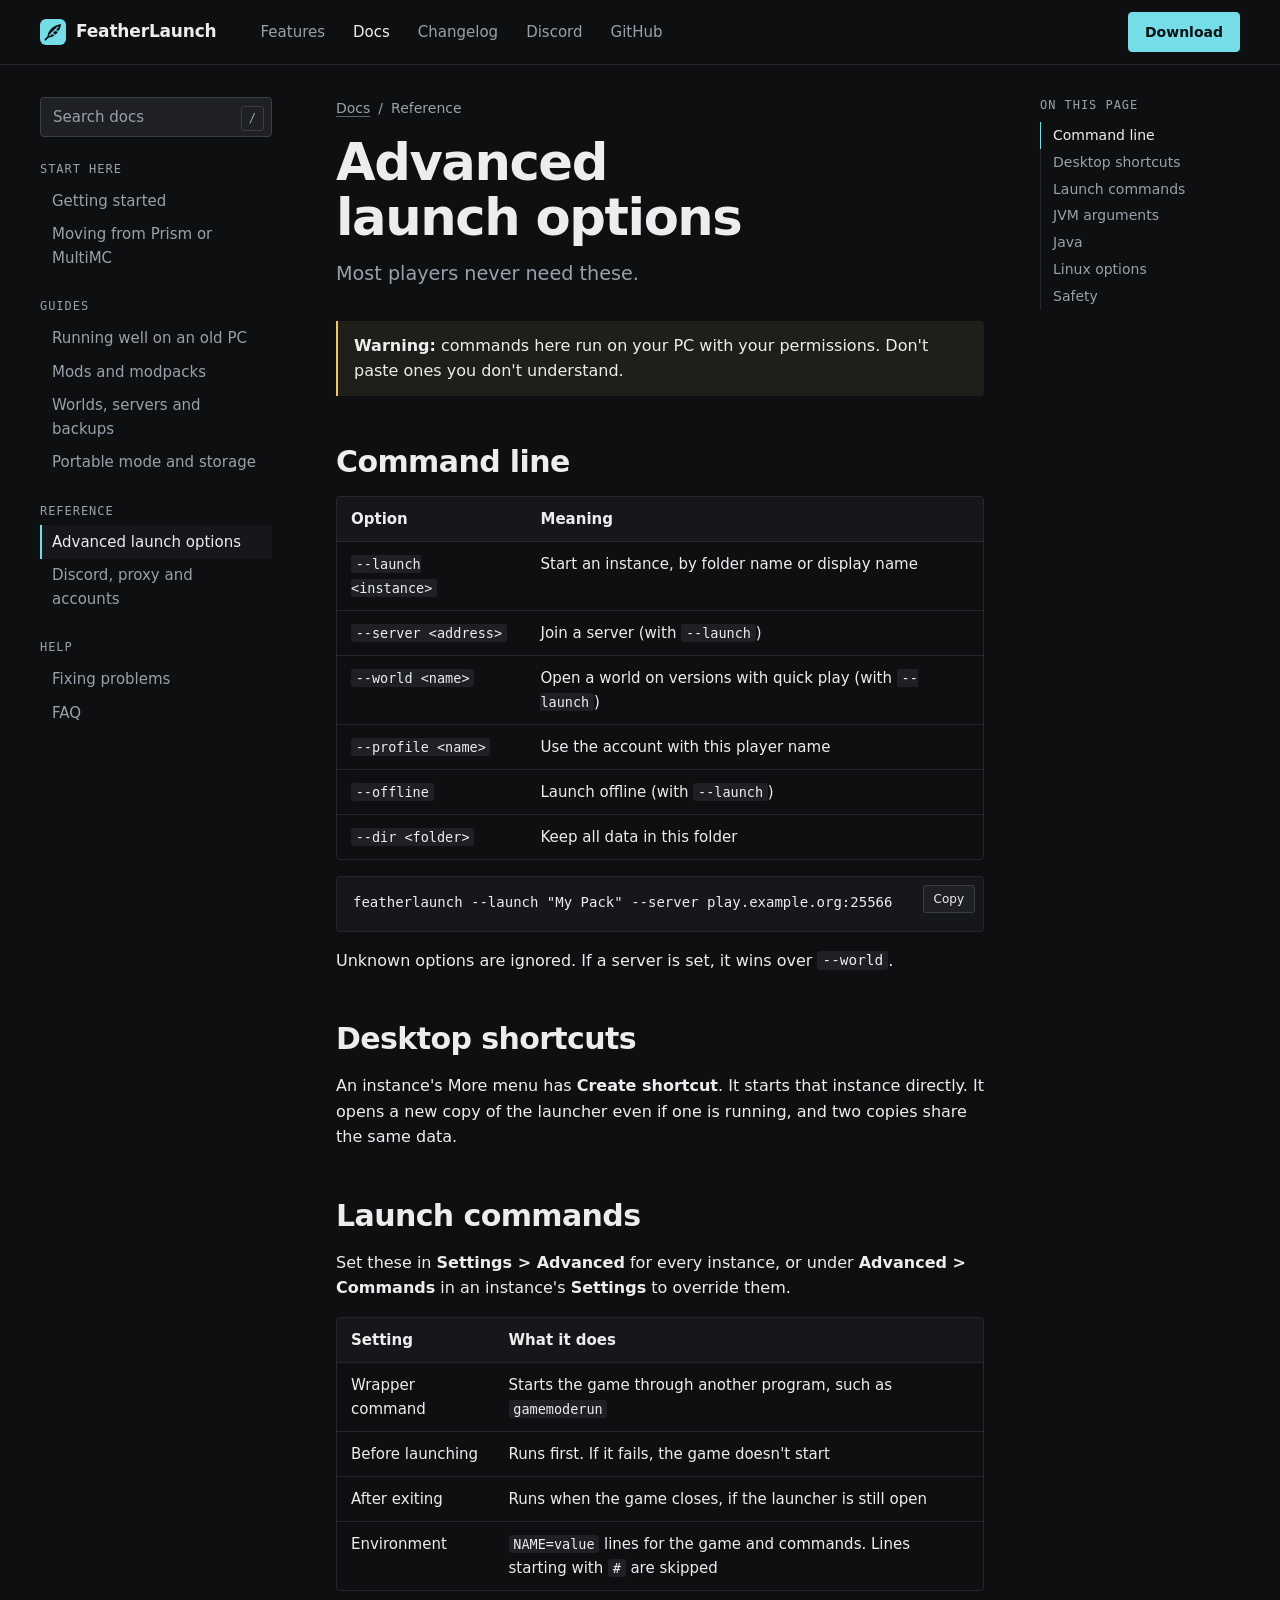
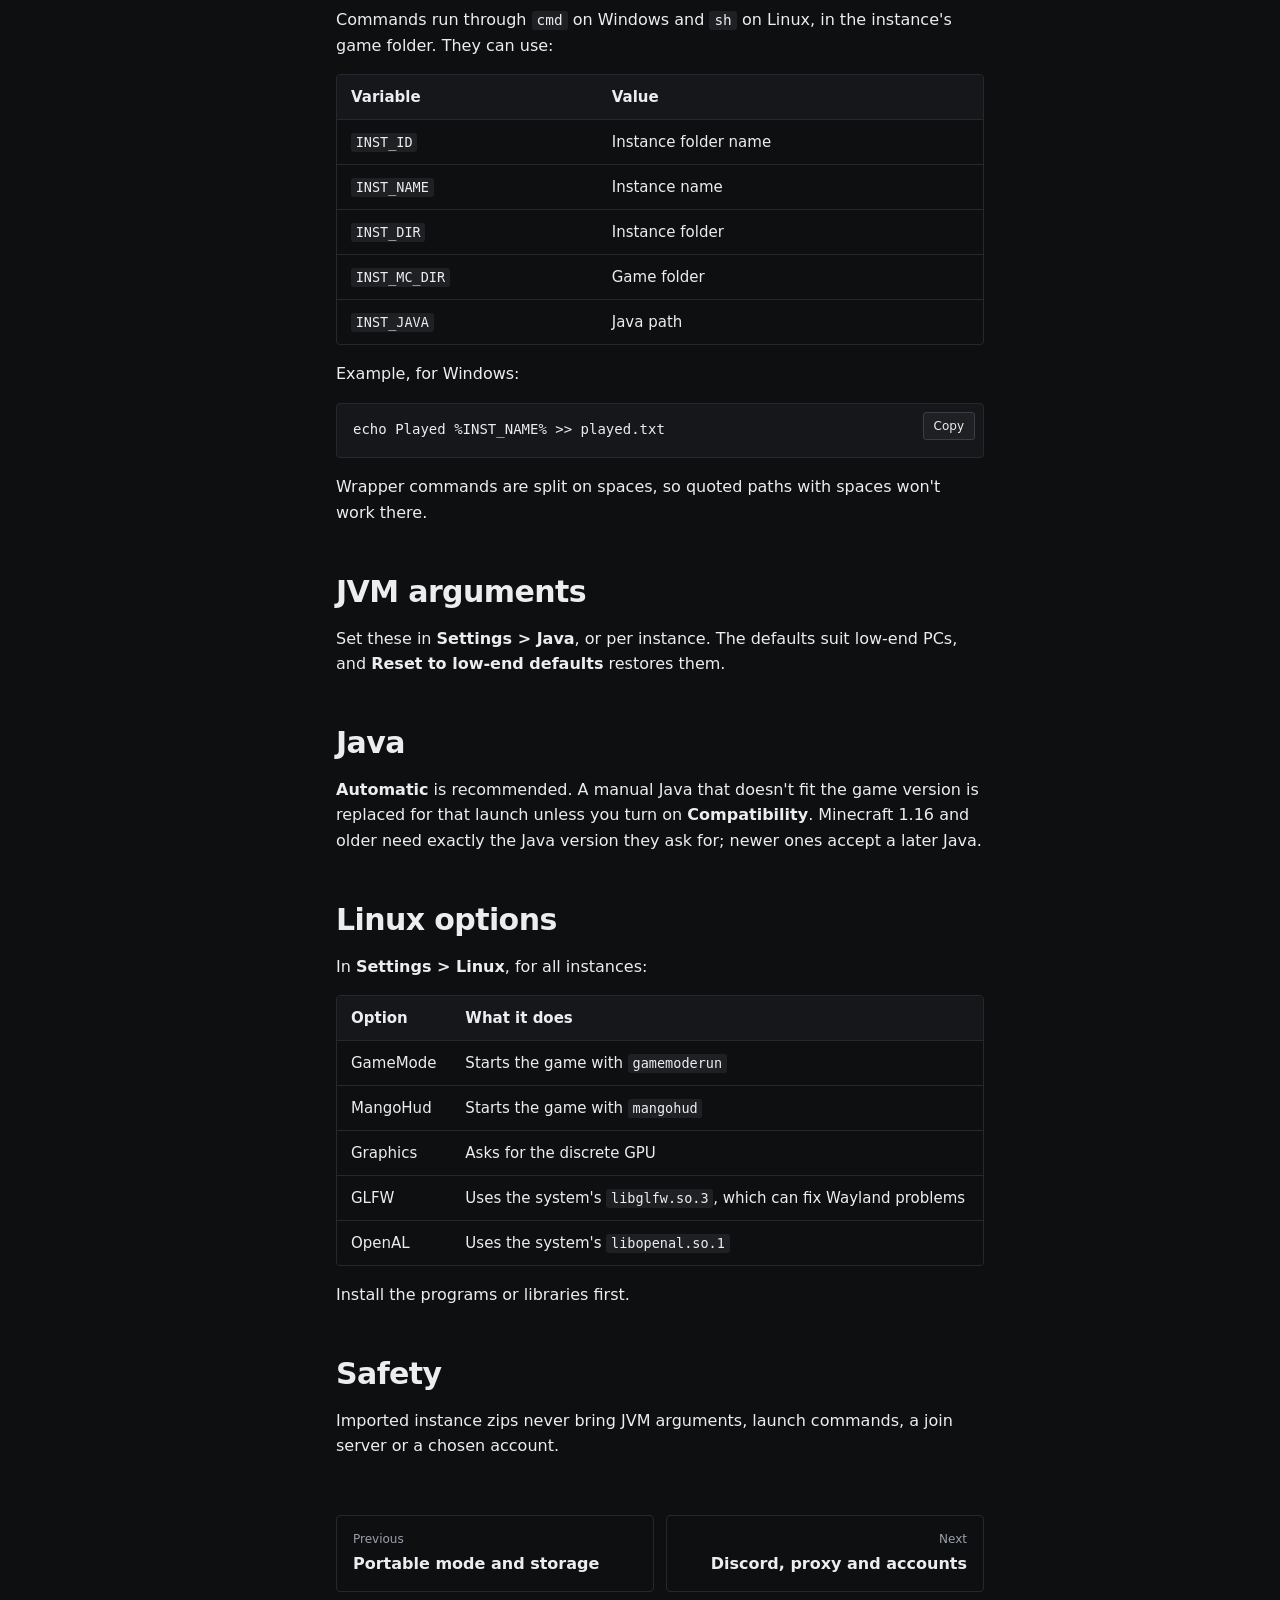
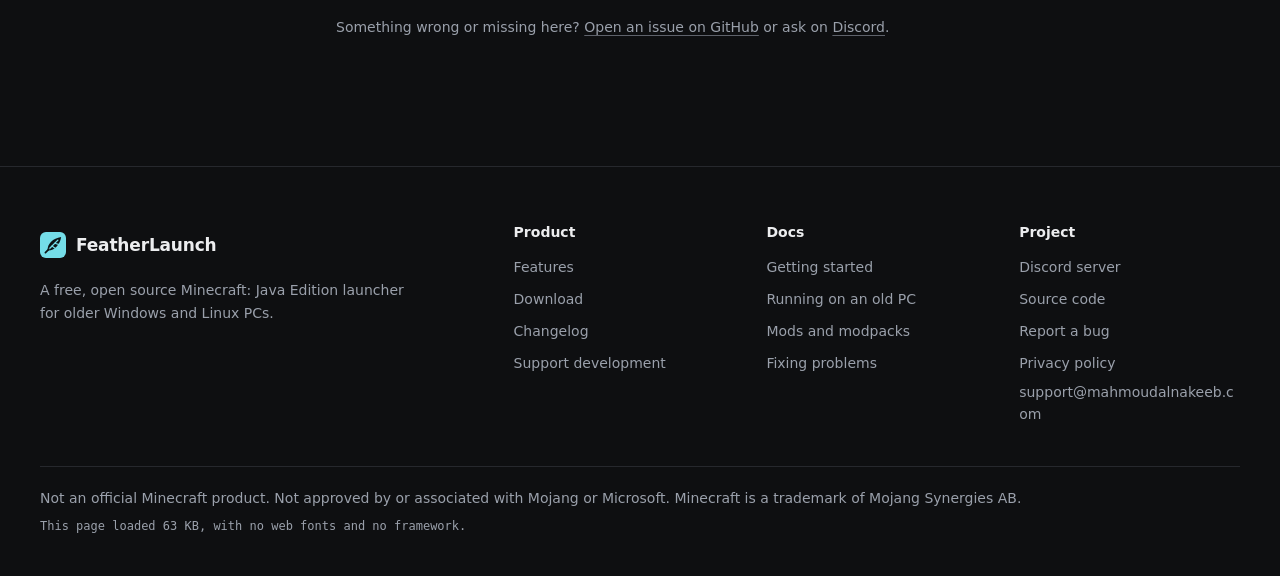
<file: docs/advanced-launch-options/index.html>
<!doctype html>
<html lang="en">
<head>
<!-- Google tag (gtag.js) -->
<script async src="https://www.googletagmanager.com/gtag/js?id=G-FELYJSYPE3"></script>
<script>
  window.dataLayer = window.dataLayer || [];
  function gtag(){dataLayer.push(arguments);}
  gtag('js', new Date());

  gtag('config', 'G-FELYJSYPE3');
</script>
<meta charset="utf-8">
<meta name="viewport" content="width=device-width, initial-scale=1">
<meta name="color-scheme" content="dark">
<meta name="theme-color" content="#0e0f11">
<title>Advanced launch options · FeatherLaunch docs</title>
<meta name="description" content="Command line options, launch commands, JVM arguments, Java and Linux options in FeatherLaunch.">
<link rel="canonical" href="https://featherlaunch.mahmoudalnakeeb.com/docs/advanced-launch-options/">
<meta property="og:type" content="article">
<meta property="og:site_name" content="FeatherLaunch">
<meta property="og:locale" content="en_US">
<meta property="og:url" content="https://featherlaunch.mahmoudalnakeeb.com/docs/advanced-launch-options/">
<meta property="og:title" content="Advanced launch options · FeatherLaunch docs">
<meta property="og:description" content="Command line options, launch commands, JVM arguments, Java and Linux options in FeatherLaunch.">
<meta property="og:image" content="https://featherlaunch.mahmoudalnakeeb.com/assets/img/social-9724d7353c.jpg">
<meta property="og:image:type" content="image/jpeg">
<meta property="og:image:width" content="1200">
<meta property="og:image:height" content="630">
<meta property="og:image:alt" content="FeatherLaunch, a free Minecraft launcher for older Windows and Linux PCs, showing its library window">
<meta name="twitter:card" content="summary_large_image">
<meta name="twitter:image" content="https://featherlaunch.mahmoudalnakeeb.com/assets/img/social-9724d7353c.jpg">
<meta name="twitter:image:alt" content="FeatherLaunch, a free Minecraft launcher for older Windows and Linux PCs, showing its library window">
<link rel="alternate" type="application/atom+xml" title="FeatherLaunch releases" href="https://github.com/mahmoudalnkeeb/featherlaunch/releases.atom">
<script type="application/ld+json">
{
  "@context": "https://schema.org",
  "@type": "TechArticle",
  "headline": "Advanced launch options",
  "description": "Command line options, launch commands, JVM arguments, Java and Linux options in FeatherLaunch.",
  "url": "https://featherlaunch.mahmoudalnakeeb.com/docs/advanced-launch-options/",
  "dateModified": "2026-11-02",
  "image": "https://featherlaunch.mahmoudalnakeeb.com/assets/img/social-9724d7353c.jpg",
  "author": {
    "@type": "Person",
    "name": "Mahmoud Alnakeeb"
  },
  "about": {
    "@type": "SoftwareApplication",
    "name": "FeatherLaunch"
  }
}
</script>
<script type="application/ld+json">
{
  "@context": "https://schema.org",
  "@type": "BreadcrumbList",
  "itemListElement": [
    {
      "@type": "ListItem",
      "position": 1,
      "name": "Docs",
      "item": "https://featherlaunch.mahmoudalnakeeb.com/docs/"
    },
    {
      "@type": "ListItem",
      "position": 2,
      "name": "Advanced launch options",
      "item": "https://featherlaunch.mahmoudalnakeeb.com/docs/advanced-launch-options/"
    }
  ]
}
</script>
<link rel="icon" href="/assets/brand/web/icon.svg" type="image/svg+xml">
<link rel="icon" href="/assets/brand/web/favicon-32.png" sizes="32x32" type="image/png">
<link rel="apple-touch-icon" href="/assets/brand/web/apple-touch-icon-180.png">
<link rel="manifest" href="/site.webmanifest">
<link rel="stylesheet" href="/assets/css/site.css">
<link rel="stylesheet" href="/assets/css/docs.css">
<!-- Runs before anything paints, so the buttons never swap on screen. Every other system gets Windows, as it does without scripts. The Linux build is x86-64 only, and Android also says Linux. -->
<script>if (navigator.userAgent.includes('Linux x86_64')) document.documentElement.classList.add('linux');</script>
<script src="/assets/js/site.js" defer></script>
</head>
<body>
<!-- Linux and Ko-fi logos: Simple Icons, CC0. -->
<svg class="sprite" aria-hidden="true">
  <symbol id="i-windows" viewBox="0 0 16 16"><path fill="currentColor" d="M1.5 3.1l5.5-.8v5.3H1.5zM8 2.2l6.5-.9v6.3H8zM1.5 8.6H7v5.2l-5.5-.8zM8 8.6h6.5v6.1L8 13.8z"/></symbol>
  <symbol id="i-linux" viewBox="0 0 24 24"><path fill="currentColor" d="M12.504 0c-.155 0-.315.008-.48.021-4.226.333-3.105 4.807-3.17 6.298-.076 1.092-.3 1.953-1.05 3.02-.885 1.051-2.127 2.75-2.716 4.521-.278.832-.41 1.684-.287 2.489a.424.424 0 00-.11.135c-.26.268-.45.6-.663.839-.199.199-.485.267-.797.4-.313.136-.658.269-.864.68-.09.189-.136.394-.132.602 0 .199.027.4.055.536.058.399.116.728.04.97-.249.68-.28 1.145-.106 1.484.174.334.535.47.94.601.81.2 1.91.135 2.774.6.926.466 1.866.67 2.616.47.526-.116.97-.464 1.208-.946.587-.003 1.23-.269 2.26-.334.699-.058 1.574.267 2.577.2.025.134.063.198.114.333l.003.003c.391.778 1.113 1.132 1.884 1.071.771-.06 1.592-.536 2.257-1.306.631-.765 1.683-1.084 2.378-1.503.348-.199.629-.469.649-.853.023-.4-.2-.811-.714-1.376v-.097l-.003-.003c-.17-.2-.25-.535-.338-.926-.085-.401-.182-.786-.492-1.046h-.003c-.059-.054-.123-.067-.188-.135a.357.357 0 00-.19-.064c.431-1.278.264-2.55-.173-3.694-.533-1.41-1.465-2.638-2.175-3.483-.796-1.005-1.576-1.957-1.56-3.368.026-2.152.236-6.133-3.544-6.139zm.529 3.405h.013c.213 0 .396.062.584.198.19.135.33.332.438.533.105.259.158.459.166.724 0-.02.006-.04.006-.06v.105a.086.086 0 01-.004-.021l-.004-.024a1.807 1.807 0 01-.15.706.953.953 0 01-.213.335.71.71 0 00-.088-.042c-.104-.045-.198-.064-.284-.133a1.312 1.312 0 00-.22-.066c.05-.06.146-.133.183-.198.053-.128.082-.264.088-.402v-.02a1.21 1.21 0 00-.061-.4c-.045-.134-.101-.2-.183-.333-.084-.066-.167-.132-.267-.132h-.016c-.093 0-.176.03-.262.132a.8.8 0 00-.205.334 1.18 1.18 0 00-.09.4v.019c.002.089.008.179.02.267-.193-.067-.438-.135-.607-.202a1.635 1.635 0 01-.018-.2v-.02a1.772 1.772 0 01.15-.768c.082-.22.232-.406.43-.533a.985.985 0 01.594-.2zm-2.962.059h.036c.142 0 .27.048.399.135.146.129.264.288.344.465.09.199.14.4.153.667v.004c.007.134.006.2-.002.266v.08c-.03.007-.056.018-.083.024-.152.055-.274.135-.393.2.012-.09.013-.18.003-.267v-.015c-.012-.133-.04-.2-.082-.333a.613.613 0 00-.166-.267.248.248 0 00-.183-.064h-.021c-.071.006-.13.04-.186.132a.552.552 0 00-.12.27.944.944 0 00-.023.33v.015c.012.135.037.2.08.334.046.134.098.2.166.268.01.009.02.018.034.024-.07.057-.117.07-.176.136a.304.304 0 01-.131.068 2.62 2.62 0 01-.275-.402 1.772 1.772 0 01-.155-.667 1.759 1.759 0 01.08-.668 1.43 1.43 0 01.283-.535c.128-.133.26-.2.418-.2zm1.37 1.706c.332 0 .733.065 1.216.399.293.2.523.269 1.052.468h.003c.255.136.405.266.478.399v-.131a.571.571 0 01.016.47c-.123.31-.516.643-1.063.842v.002c-.268.135-.501.333-.775.465-.276.135-.588.292-1.012.267a1.139 1.139 0 01-.448-.067 3.566 3.566 0 01-.322-.198c-.195-.135-.363-.332-.612-.465v-.005h-.005c-.4-.246-.616-.512-.686-.71-.07-.268-.005-.47.193-.6.224-.135.38-.271.483-.336.104-.074.143-.102.176-.131h.002v-.003c.169-.202.436-.47.839-.601.139-.036.294-.065.466-.065zm2.8 2.142c.358 1.417 1.196 3.475 1.735 4.473.286.534.855 1.659 1.102 3.024.156-.005.33.018.513.064.646-1.671-.546-3.467-1.089-3.966-.22-.2-.232-.335-.123-.335.59.534 1.365 1.572 1.646 2.757.13.535.16 1.104.021 1.67.067.028.135.06.205.067 1.032.534 1.413.938 1.23 1.537v-.043c-.06-.003-.12 0-.18 0h-.016c.151-.467-.182-.825-1.065-1.224-.915-.4-1.646-.336-1.77.465-.008.043-.013.066-.018.135-.068.023-.139.053-.209.064-.43.268-.662.669-.793 1.187-.13.533-.17 1.156-.205 1.869v.003c-.02.334-.17.838-.319 1.35-1.5 1.072-3.58 1.538-5.348.334a2.645 2.645 0 00-.402-.533 1.45 1.45 0 00-.275-.333c.182 0 .338-.03.465-.067a.615.615 0 00.314-.334c.108-.267 0-.697-.345-1.163-.345-.467-.931-.995-1.788-1.521-.63-.4-.986-.87-1.15-1.396-.165-.534-.143-1.085-.015-1.645.245-1.07.873-2.11 1.274-2.763.107-.065.037.135-.408.974-.396.751-1.14 2.497-.122 3.854a8.123 8.123 0 01.647-2.876c.564-1.278 1.743-3.504 1.836-5.268.048.036.217.135.289.202.218.133.38.333.59.465.21.201.477.335.876.335.039.003.075.006.11.006.412 0 .73-.134.997-.268.29-.134.52-.334.74-.4h.005c.467-.135.835-.402 1.044-.7zm2.185 8.958c.037.6.343 1.245.882 1.377.588.134 1.434-.333 1.791-.765l.211-.01c.315-.007.577.01.847.268l.003.003c.208.199.305.53.391.876.085.4.154.78.409 1.066.486.527.645.906.636 1.14l.003-.007v.018l-.003-.012c-.015.262-.185.396-.498.595-.63.401-1.746.712-2.457 1.57-.618.737-1.37 1.14-2.036 1.191-.664.053-1.237-.2-1.574-.898l-.005-.003c-.21-.4-.12-1.025.056-1.69.176-.668.428-1.344.463-1.897.037-.714.076-1.335.195-1.814.12-.465.308-.797.641-.984l.045-.022zm-10.814.049h.01c.053 0 .105.005.157.014.376.055.706.333 1.023.752l.91 1.664.003.003c.243.533.754 1.064 1.189 1.637.434.598.77 1.131.729 1.57v.006c-.057.744-.48 1.148-1.125 1.294-.645.135-1.52.002-2.395-.464-.968-.536-2.118-.469-2.857-.602-.369-.066-.61-.2-.723-.4-.11-.2-.113-.602.123-1.23v-.004l.002-.003c.117-.334.03-.752-.027-1.118-.055-.401-.083-.71.043-.94.16-.334.396-.4.69-.533.294-.135.64-.202.915-.47h.002v-.002c.256-.268.445-.601.668-.838.19-.201.38-.336.663-.336zm7.159-9.074c-.435.201-.945.535-1.488.535-.542 0-.97-.267-1.28-.466-.154-.134-.28-.268-.373-.335-.164-.134-.144-.333-.074-.333.109.016.129.134.199.2.096.066.215.2.36.333.292.2.68.467 1.167.467.485 0 1.053-.267 1.398-.466.195-.135.445-.334.648-.467.156-.136.149-.267.279-.267.128.016.034.134-.147.332a8.097 8.097 0 01-.69.468zm-1.082-1.583V5.64c-.006-.02.013-.042.029-.05.074-.043.18-.027.26.004.063 0 .16.067.15.135-.006.049-.085.066-.135.066-.055 0-.092-.043-.141-.068-.052-.018-.146-.008-.163-.065zm-.551 0c-.02.058-.113.049-.166.066-.047.025-.086.068-.14.068-.05 0-.13-.02-.136-.068-.01-.066.088-.133.15-.133.08-.031.184-.047.259-.005.019.009.036.03.03.05v.02h.003z"/></symbol>
  <symbol id="i-kofi" viewBox="0 0 24 24"><path fill="currentColor" d="M23.881 8.948c-.773-4.085-4.859-4.593-4.859-4.593H.723c-.604 0-.679.798-.679.798s-.082 7.324-.022 11.822c.164 2.424 2.586 2.672 2.586 2.672s8.267-.023 11.966-.049c2.438-.426 2.683-2.566 2.658-3.734 4.352.24 7.422-2.831 6.649-6.916zm-11.062 3.511c-1.246 1.453-4.011 3.976-4.011 3.976s-.121.119-.31.023c-.076-.057-.108-.09-.108-.09-.443-.441-3.368-3.049-4.034-3.954-.709-.965-1.041-2.7-.091-3.71.951-1.01 3.005-1.086 4.363.407 0 0 1.565-1.782 3.468-.963 1.904.82 1.832 3.011.723 4.311zm6.173.478c-.928.116-1.682.028-1.682.028V7.284h1.77s1.971.551 1.971 2.638c0 1.913-.985 2.667-2.059 3.015z"/></symbol>
  <symbol id="i-feather" viewBox="0 0 24 24"><path fill="currentColor" d="M7 17C6.5 11 12 5.5 19.5 4.5C18.5 11.5 13 17.5 7 17Z"/><path stroke="currentColor" stroke-width="1.6" stroke-linecap="round" d="M5 19L8.2 15.8"/></symbol>
</svg>
<a class="skip" href="#main">Skip to content</a>
<header class="bar lined">
  <div class="wrap">
    <a class="brand" href="/"><img src="/assets/brand/web/icon.svg" width="26" height="26" alt="">FeatherLaunch</a>
    <nav aria-label="Main">
      <a class="hide-sm" href="/#features">Features</a>
      <a href="/docs/" aria-current="page">Docs</a>
      <a class="hide-sm" href="/changelog/">Changelog</a>
      <a class="hide-sm" href="https://discord.gg/GPc9praqk3" rel="noopener">Discord</a>
      <a class="hide-sm" href="https://github.com/mahmoudalnkeeb/featherlaunch" rel="noopener">GitHub</a>
      <a class="btn small primary" href="/#download">Download</a>
    </nav>
  </div>
</header>

<div class="wrap docs">
    <div class="docs-side">
      <div class="search" role="search">
        <label class="sr" for="docs-search">Search the docs</label>
        <input id="docs-search" type="search" placeholder="Search docs" autocomplete="off" aria-expanded="false">
        <kbd aria-hidden="true">/</kbd>
      </div>
      <details class="docs-menu" open>
        <summary>All docs</summary>
        <nav class="docs-nav" aria-label="Docs">
          <p>Start here</p>
          <a data-doc-link href="/docs/getting-started/">Getting started</a>
          <a data-doc-link href="/docs/moving-from-prism-or-multimc/">Moving from Prism or MultiMC</a>
          <p>Guides</p>
          <a data-doc-link href="/docs/old-pc-performance/">Running well on an old PC</a>
          <a data-doc-link href="/docs/mods-and-modpacks/">Mods and modpacks</a>
          <a data-doc-link href="/docs/worlds-servers-backups/">Worlds, servers and backups</a>
          <a data-doc-link href="/docs/portable-and-storage/">Portable mode and storage</a>
          <p>Reference</p>
          <a data-doc-link href="/docs/advanced-launch-options/" aria-current="page">Advanced launch options</a>
          <a data-doc-link href="/docs/discord-proxy-accounts/">Discord, proxy and accounts</a>
          <p>Help</p>
          <a data-doc-link href="/docs/fixing-problems/">Fixing problems</a>
          <a data-doc-link href="/docs/faq/">FAQ</a>
        </nav>
      </details>
      <script>if (innerWidth <= 860) document.querySelector('.docs-menu').open = false;</script>
    </div>
    <main id="main" class="docs-main">
      <nav class="crumbs" aria-label="Breadcrumb"><a href="/docs/">Docs</a><span aria-hidden="true">/</span><span>Reference</span></nav>
      <h1>Advanced launch options</h1>
      <p class="lead docs-intro">Most players never need these.</p>
      <div class="prose">
<blockquote><strong>Warning:</strong> commands here run on your PC with your permissions. Don't paste ones you don't understand.</blockquote>
<h2 id="command-line">Command line<a class="anchor" href="#command-line" aria-label="Link to this section">#</a></h2>
<div class="table" tabindex="0" role="region" aria-label="Table"><table><thead><tr><th>Option</th><th>Meaning</th></tr></thead><tbody><tr><td><code>--launch &lt;instance&gt;</code></td><td>Start an instance, by folder name or display name</td></tr><tr><td><code>--server &lt;address&gt;</code></td><td>Join a server (with <code>--launch</code>)</td></tr><tr><td><code>--world &lt;name&gt;</code></td><td>Open a world on versions with quick play (with <code>--launch</code>)</td></tr><tr><td><code>--profile &lt;name&gt;</code></td><td>Use the account with this player name</td></tr><tr><td><code>--offline</code></td><td>Launch offline (with <code>--launch</code>)</td></tr><tr><td><code>--dir &lt;folder&gt;</code></td><td>Keep all data in this folder</td></tr></tbody></table></div>
<pre><code>featherlaunch --launch "My Pack" --server play.example.org:25566</code></pre>
<p>Unknown options are ignored. If a server is set, it wins over <code>--world</code>.</p>
<h2 id="desktop-shortcuts">Desktop shortcuts<a class="anchor" href="#desktop-shortcuts" aria-label="Link to this section">#</a></h2>
<p>An instance's More menu has <strong>Create shortcut</strong>. It starts that instance directly. It opens a new copy of the launcher even if one is running, and two copies share the same data.</p>
<h2 id="launch-commands">Launch commands<a class="anchor" href="#launch-commands" aria-label="Link to this section">#</a></h2>
<p>Set these in <strong>Settings &gt; Advanced</strong> for every instance, or under <strong>Advanced &gt; Commands</strong> in an instance's <strong>Settings</strong> to override them.</p>
<div class="table" tabindex="0" role="region" aria-label="Table"><table><thead><tr><th>Setting</th><th>What it does</th></tr></thead><tbody><tr><td>Wrapper command</td><td>Starts the game through another program, such as <code>gamemoderun</code></td></tr><tr><td>Before launching</td><td>Runs first. If it fails, the game doesn't start</td></tr><tr><td>After exiting</td><td>Runs when the game closes, if the launcher is still open</td></tr><tr><td>Environment</td><td><code>NAME=value</code> lines for the game and commands. Lines starting with <code>#</code> are skipped</td></tr></tbody></table></div>
<p>Commands run through <code>cmd</code> on Windows and <code>sh</code> on Linux, in the instance's game folder. They can use:</p>
<div class="table" tabindex="0" role="region" aria-label="Table"><table><thead><tr><th>Variable</th><th>Value</th></tr></thead><tbody><tr><td><code>INST_ID</code></td><td>Instance folder name</td></tr><tr><td><code>INST_NAME</code></td><td>Instance name</td></tr><tr><td><code>INST_DIR</code></td><td>Instance folder</td></tr><tr><td><code>INST_MC_DIR</code></td><td>Game folder</td></tr><tr><td><code>INST_JAVA</code></td><td>Java path</td></tr></tbody></table></div>
<p>Example, for Windows:</p>
<pre><code>echo Played %INST_NAME% &gt;&gt; played.txt</code></pre>
<p>Wrapper commands are split on spaces, so quoted paths with spaces won't work there.</p>
<h2 id="jvm-arguments">JVM arguments<a class="anchor" href="#jvm-arguments" aria-label="Link to this section">#</a></h2>
<p>Set these in <strong>Settings &gt; Java</strong>, or per instance. The defaults suit low-end PCs, and <strong>Reset to low-end defaults</strong> restores them.</p>
<h2 id="java">Java<a class="anchor" href="#java" aria-label="Link to this section">#</a></h2>
<p><strong>Automatic</strong> is recommended. A manual Java that doesn't fit the game version is replaced for that launch unless you turn on <strong>Compatibility</strong>. Minecraft 1.16 and older need exactly the Java version they ask for; newer ones accept a later Java.</p>
<h2 id="linux-options">Linux options<a class="anchor" href="#linux-options" aria-label="Link to this section">#</a></h2>
<p>In <strong>Settings &gt; Linux</strong>, for all instances:</p>
<div class="table" tabindex="0" role="region" aria-label="Table"><table><thead><tr><th>Option</th><th>What it does</th></tr></thead><tbody><tr><td>GameMode</td><td>Starts the game with <code>gamemoderun</code></td></tr><tr><td>MangoHud</td><td>Starts the game with <code>mangohud</code></td></tr><tr><td>Graphics</td><td>Asks for the discrete GPU</td></tr><tr><td>GLFW</td><td>Uses the system's <code>libglfw.so.3</code>, which can fix Wayland problems</td></tr><tr><td>OpenAL</td><td>Uses the system's <code>libopenal.so.1</code></td></tr></tbody></table></div>
<p>Install the programs or libraries first.</p>
<h2 id="safety">Safety<a class="anchor" href="#safety" aria-label="Link to this section">#</a></h2>
<p>Imported instance zips never bring JVM arguments, launch commands, a join server or a chosen account.</p>
      </div>
      <nav class="pager" aria-label="Next and previous pages">
        <a class="prev" href="/docs/portable-and-storage/"><span>Previous</span><b>Portable mode and storage</b></a>
        <a class="next" href="/docs/discord-proxy-accounts/"><span>Next</span><b>Discord, proxy and accounts</b></a>
      </nav>
      <p class="fine docs-help">Something wrong or missing here? <a href="https://github.com/mahmoudalnkeeb/featherlaunch/issues" rel="noopener">Open an issue on GitHub</a> or ask on <a href="https://discord.gg/GPc9praqk3" rel="noopener">Discord</a>.</p>
    </main>
    <nav class="toc" aria-label="On this page"><h2>On this page</h2><a href="#command-line">Command line</a><a href="#desktop-shortcuts">Desktop shortcuts</a><a href="#launch-commands">Launch commands</a><a href="#jvm-arguments">JVM arguments</a><a href="#java">Java</a><a href="#linux-options">Linux options</a><a href="#safety">Safety</a></nav>
</div>
<footer class="foot">
  <div class="wrap">
    <div class="foot-grid">
      <div>
        <a class="brand" href="/"><img src="/assets/brand/web/icon.svg" width="26" height="26" alt="">FeatherLaunch</a>
        <p class="fine foot-note">A free, open source Minecraft: Java Edition launcher for older Windows and Linux PCs.</p>
      </div>
      <div>
        <h2>Product</h2>
        <ul>
          <li><a href="/#features">Features</a></li>
          <li><a href="/#download">Download</a></li>
          <li><a href="/changelog/">Changelog</a></li>
          <li><a href="/#donate">Support development</a></li>
        </ul>
      </div>
      <div>
        <h2>Docs</h2>
        <ul>
          <li><a href="/docs/getting-started/">Getting started</a></li>
          <li><a href="/docs/old-pc-performance/">Running on an old PC</a></li>
          <li><a href="/docs/mods-and-modpacks/">Mods and modpacks</a></li>
          <li><a href="/docs/fixing-problems/">Fixing problems</a></li>
        </ul>
      </div>
      <div>
        <h2>Project</h2>
        <ul>
          <li><a href="https://discord.gg/GPc9praqk3" rel="noopener">Discord server</a></li>
          <li><a href="https://github.com/mahmoudalnkeeb/featherlaunch" rel="noopener">Source code</a></li>
          <li><a href="https://github.com/mahmoudalnkeeb/featherlaunch/issues" rel="noopener">Report a bug</a></li>
          <li><a href="/privacy.html">Privacy policy</a></li>
          <li><a href="mailto:support@mahmoudalnakeeb.com">support@mahmoudalnakeeb.com</a></li>
        </ul>
      </div>
    </div>
    <div class="foot-base fine">
      <p>Not an official Minecraft product. Not approved by or associated with Mojang or Microsoft. Minecraft is a trademark of Mojang Synergies AB.</p>
      <p id="weight"></p>
    </div>
  </div>
</footer>
<script src="/assets/js/docs.js" defer></script>
</body>
</html>
</file>
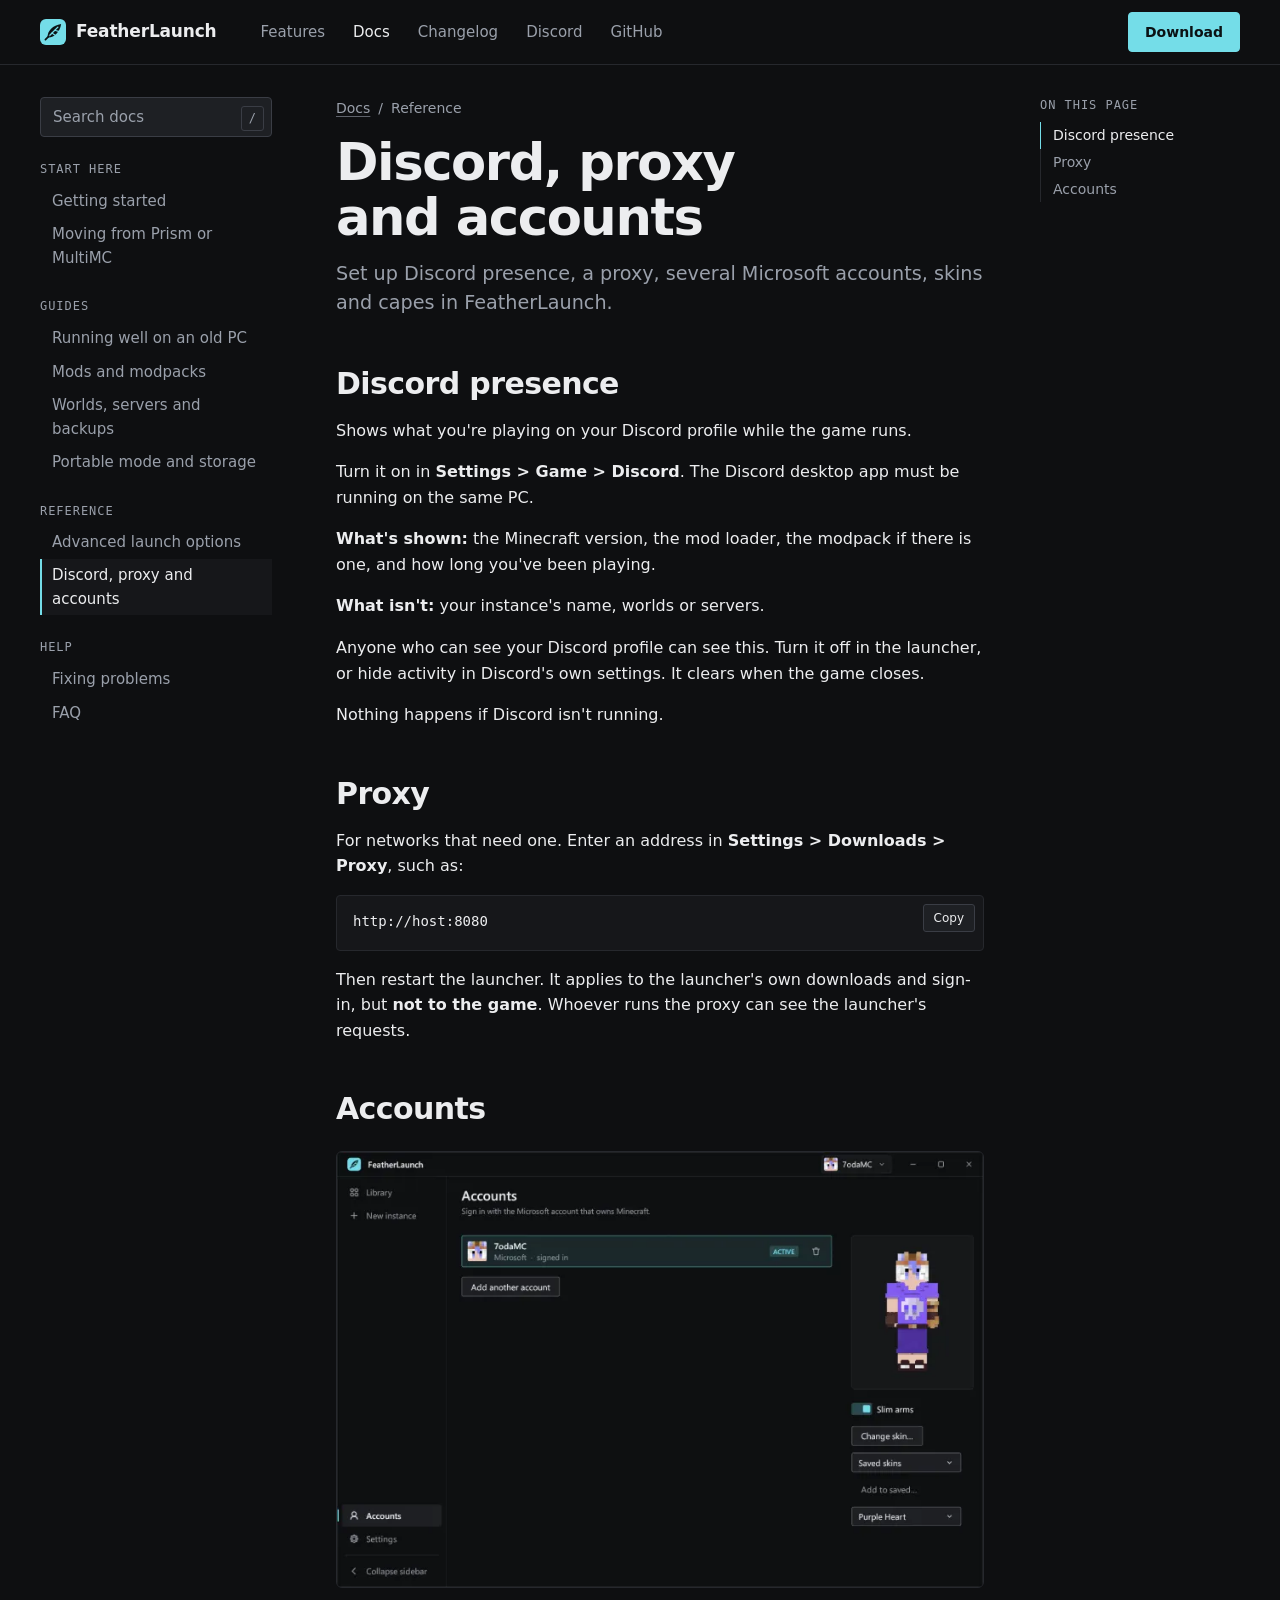
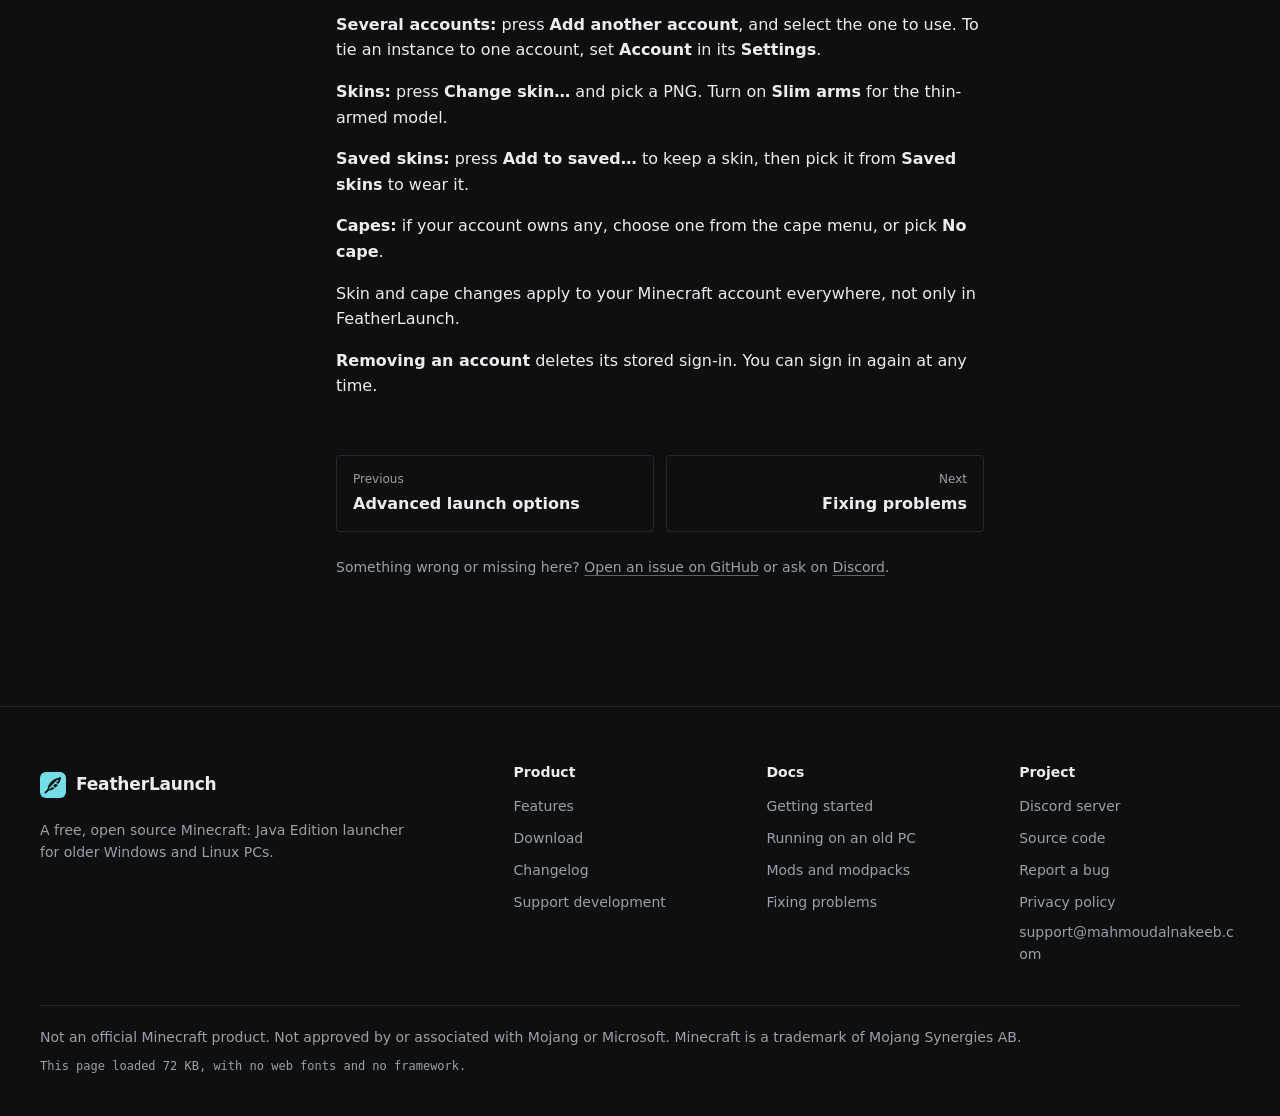
<file: docs/discord-proxy-accounts/index.html>
<!doctype html>
<html lang="en">
<head>
<!-- Google tag (gtag.js) -->
<script async src="https://www.googletagmanager.com/gtag/js?id=G-FELYJSYPE3"></script>
<script>
  window.dataLayer = window.dataLayer || [];
  function gtag(){dataLayer.push(arguments);}
  gtag('js', new Date());

  gtag('config', 'G-FELYJSYPE3');
</script>
<meta charset="utf-8">
<meta name="viewport" content="width=device-width, initial-scale=1">
<meta name="color-scheme" content="dark">
<meta name="theme-color" content="#0e0f11">
<title>Discord, proxy and accounts · FeatherLaunch docs</title>
<meta name="description" content="Set up Discord presence, a proxy, several Microsoft accounts, skins and capes in FeatherLaunch.">
<link rel="canonical" href="https://featherlaunch.mahmoudalnakeeb.com/docs/discord-proxy-accounts/">
<meta property="og:type" content="article">
<meta property="og:site_name" content="FeatherLaunch">
<meta property="og:locale" content="en_US">
<meta property="og:url" content="https://featherlaunch.mahmoudalnakeeb.com/docs/discord-proxy-accounts/">
<meta property="og:title" content="Discord, proxy and accounts · FeatherLaunch docs">
<meta property="og:description" content="Set up Discord presence, a proxy, several Microsoft accounts, skins and capes in FeatherLaunch.">
<meta property="og:image" content="https://featherlaunch.mahmoudalnakeeb.com/assets/img/social-9724d7353c.jpg">
<meta property="og:image:type" content="image/jpeg">
<meta property="og:image:width" content="1200">
<meta property="og:image:height" content="630">
<meta property="og:image:alt" content="FeatherLaunch, a free Minecraft launcher for older Windows and Linux PCs, showing its library window">
<meta name="twitter:card" content="summary_large_image">
<meta name="twitter:image" content="https://featherlaunch.mahmoudalnakeeb.com/assets/img/social-9724d7353c.jpg">
<meta name="twitter:image:alt" content="FeatherLaunch, a free Minecraft launcher for older Windows and Linux PCs, showing its library window">
<link rel="alternate" type="application/atom+xml" title="FeatherLaunch releases" href="https://github.com/mahmoudalnkeeb/featherlaunch/releases.atom">
<script type="application/ld+json">
{
  "@context": "https://schema.org",
  "@type": "TechArticle",
  "headline": "Discord, proxy and accounts",
  "description": "Set up Discord presence, a proxy, several Microsoft accounts, skins and capes in FeatherLaunch.",
  "url": "https://featherlaunch.mahmoudalnakeeb.com/docs/discord-proxy-accounts/",
  "dateModified": "2026-11-02",
  "image": "https://featherlaunch.mahmoudalnakeeb.com/assets/img/social-9724d7353c.jpg",
  "author": {
    "@type": "Person",
    "name": "Mahmoud Alnakeeb"
  },
  "about": {
    "@type": "SoftwareApplication",
    "name": "FeatherLaunch"
  }
}
</script>
<script type="application/ld+json">
{
  "@context": "https://schema.org",
  "@type": "BreadcrumbList",
  "itemListElement": [
    {
      "@type": "ListItem",
      "position": 1,
      "name": "Docs",
      "item": "https://featherlaunch.mahmoudalnakeeb.com/docs/"
    },
    {
      "@type": "ListItem",
      "position": 2,
      "name": "Discord, proxy and accounts",
      "item": "https://featherlaunch.mahmoudalnakeeb.com/docs/discord-proxy-accounts/"
    }
  ]
}
</script>
<link rel="icon" href="/assets/brand/web/icon.svg" type="image/svg+xml">
<link rel="icon" href="/assets/brand/web/favicon-32.png" sizes="32x32" type="image/png">
<link rel="apple-touch-icon" href="/assets/brand/web/apple-touch-icon-180.png">
<link rel="manifest" href="/site.webmanifest">
<link rel="stylesheet" href="/assets/css/site.css">
<link rel="stylesheet" href="/assets/css/docs.css">
<!-- Runs before anything paints, so the buttons never swap on screen. Every other system gets Windows, as it does without scripts. The Linux build is x86-64 only, and Android also says Linux. -->
<script>if (navigator.userAgent.includes('Linux x86_64')) document.documentElement.classList.add('linux');</script>
<script src="/assets/js/site.js" defer></script>
</head>
<body>
<!-- Linux and Ko-fi logos: Simple Icons, CC0. -->
<svg class="sprite" aria-hidden="true">
  <symbol id="i-windows" viewBox="0 0 16 16"><path fill="currentColor" d="M1.5 3.1l5.5-.8v5.3H1.5zM8 2.2l6.5-.9v6.3H8zM1.5 8.6H7v5.2l-5.5-.8zM8 8.6h6.5v6.1L8 13.8z"/></symbol>
  <symbol id="i-linux" viewBox="0 0 24 24"><path fill="currentColor" d="M12.504 0c-.155 0-.315.008-.48.021-4.226.333-3.105 4.807-3.17 6.298-.076 1.092-.3 1.953-1.05 3.02-.885 1.051-2.127 2.75-2.716 4.521-.278.832-.41 1.684-.287 2.489a.424.424 0 00-.11.135c-.26.268-.45.6-.663.839-.199.199-.485.267-.797.4-.313.136-.658.269-.864.68-.09.189-.136.394-.132.602 0 .199.027.4.055.536.058.399.116.728.04.97-.249.68-.28 1.145-.106 1.484.174.334.535.47.94.601.81.2 1.91.135 2.774.6.926.466 1.866.67 2.616.47.526-.116.97-.464 1.208-.946.587-.003 1.23-.269 2.26-.334.699-.058 1.574.267 2.577.2.025.134.063.198.114.333l.003.003c.391.778 1.113 1.132 1.884 1.071.771-.06 1.592-.536 2.257-1.306.631-.765 1.683-1.084 2.378-1.503.348-.199.629-.469.649-.853.023-.4-.2-.811-.714-1.376v-.097l-.003-.003c-.17-.2-.25-.535-.338-.926-.085-.401-.182-.786-.492-1.046h-.003c-.059-.054-.123-.067-.188-.135a.357.357 0 00-.19-.064c.431-1.278.264-2.55-.173-3.694-.533-1.41-1.465-2.638-2.175-3.483-.796-1.005-1.576-1.957-1.56-3.368.026-2.152.236-6.133-3.544-6.139zm.529 3.405h.013c.213 0 .396.062.584.198.19.135.33.332.438.533.105.259.158.459.166.724 0-.02.006-.04.006-.06v.105a.086.086 0 01-.004-.021l-.004-.024a1.807 1.807 0 01-.15.706.953.953 0 01-.213.335.71.71 0 00-.088-.042c-.104-.045-.198-.064-.284-.133a1.312 1.312 0 00-.22-.066c.05-.06.146-.133.183-.198.053-.128.082-.264.088-.402v-.02a1.21 1.21 0 00-.061-.4c-.045-.134-.101-.2-.183-.333-.084-.066-.167-.132-.267-.132h-.016c-.093 0-.176.03-.262.132a.8.8 0 00-.205.334 1.18 1.18 0 00-.09.4v.019c.002.089.008.179.02.267-.193-.067-.438-.135-.607-.202a1.635 1.635 0 01-.018-.2v-.02a1.772 1.772 0 01.15-.768c.082-.22.232-.406.43-.533a.985.985 0 01.594-.2zm-2.962.059h.036c.142 0 .27.048.399.135.146.129.264.288.344.465.09.199.14.4.153.667v.004c.007.134.006.2-.002.266v.08c-.03.007-.056.018-.083.024-.152.055-.274.135-.393.2.012-.09.013-.18.003-.267v-.015c-.012-.133-.04-.2-.082-.333a.613.613 0 00-.166-.267.248.248 0 00-.183-.064h-.021c-.071.006-.13.04-.186.132a.552.552 0 00-.12.27.944.944 0 00-.023.33v.015c.012.135.037.2.08.334.046.134.098.2.166.268.01.009.02.018.034.024-.07.057-.117.07-.176.136a.304.304 0 01-.131.068 2.62 2.62 0 01-.275-.402 1.772 1.772 0 01-.155-.667 1.759 1.759 0 01.08-.668 1.43 1.43 0 01.283-.535c.128-.133.26-.2.418-.2zm1.37 1.706c.332 0 .733.065 1.216.399.293.2.523.269 1.052.468h.003c.255.136.405.266.478.399v-.131a.571.571 0 01.016.47c-.123.31-.516.643-1.063.842v.002c-.268.135-.501.333-.775.465-.276.135-.588.292-1.012.267a1.139 1.139 0 01-.448-.067 3.566 3.566 0 01-.322-.198c-.195-.135-.363-.332-.612-.465v-.005h-.005c-.4-.246-.616-.512-.686-.71-.07-.268-.005-.47.193-.6.224-.135.38-.271.483-.336.104-.074.143-.102.176-.131h.002v-.003c.169-.202.436-.47.839-.601.139-.036.294-.065.466-.065zm2.8 2.142c.358 1.417 1.196 3.475 1.735 4.473.286.534.855 1.659 1.102 3.024.156-.005.33.018.513.064.646-1.671-.546-3.467-1.089-3.966-.22-.2-.232-.335-.123-.335.59.534 1.365 1.572 1.646 2.757.13.535.16 1.104.021 1.67.067.028.135.06.205.067 1.032.534 1.413.938 1.23 1.537v-.043c-.06-.003-.12 0-.18 0h-.016c.151-.467-.182-.825-1.065-1.224-.915-.4-1.646-.336-1.77.465-.008.043-.013.066-.018.135-.068.023-.139.053-.209.064-.43.268-.662.669-.793 1.187-.13.533-.17 1.156-.205 1.869v.003c-.02.334-.17.838-.319 1.35-1.5 1.072-3.58 1.538-5.348.334a2.645 2.645 0 00-.402-.533 1.45 1.45 0 00-.275-.333c.182 0 .338-.03.465-.067a.615.615 0 00.314-.334c.108-.267 0-.697-.345-1.163-.345-.467-.931-.995-1.788-1.521-.63-.4-.986-.87-1.15-1.396-.165-.534-.143-1.085-.015-1.645.245-1.07.873-2.11 1.274-2.763.107-.065.037.135-.408.974-.396.751-1.14 2.497-.122 3.854a8.123 8.123 0 01.647-2.876c.564-1.278 1.743-3.504 1.836-5.268.048.036.217.135.289.202.218.133.38.333.59.465.21.201.477.335.876.335.039.003.075.006.11.006.412 0 .73-.134.997-.268.29-.134.52-.334.74-.4h.005c.467-.135.835-.402 1.044-.7zm2.185 8.958c.037.6.343 1.245.882 1.377.588.134 1.434-.333 1.791-.765l.211-.01c.315-.007.577.01.847.268l.003.003c.208.199.305.53.391.876.085.4.154.78.409 1.066.486.527.645.906.636 1.14l.003-.007v.018l-.003-.012c-.015.262-.185.396-.498.595-.63.401-1.746.712-2.457 1.57-.618.737-1.37 1.14-2.036 1.191-.664.053-1.237-.2-1.574-.898l-.005-.003c-.21-.4-.12-1.025.056-1.69.176-.668.428-1.344.463-1.897.037-.714.076-1.335.195-1.814.12-.465.308-.797.641-.984l.045-.022zm-10.814.049h.01c.053 0 .105.005.157.014.376.055.706.333 1.023.752l.91 1.664.003.003c.243.533.754 1.064 1.189 1.637.434.598.77 1.131.729 1.57v.006c-.057.744-.48 1.148-1.125 1.294-.645.135-1.52.002-2.395-.464-.968-.536-2.118-.469-2.857-.602-.369-.066-.61-.2-.723-.4-.11-.2-.113-.602.123-1.23v-.004l.002-.003c.117-.334.03-.752-.027-1.118-.055-.401-.083-.71.043-.94.16-.334.396-.4.69-.533.294-.135.64-.202.915-.47h.002v-.002c.256-.268.445-.601.668-.838.19-.201.38-.336.663-.336zm7.159-9.074c-.435.201-.945.535-1.488.535-.542 0-.97-.267-1.28-.466-.154-.134-.28-.268-.373-.335-.164-.134-.144-.333-.074-.333.109.016.129.134.199.2.096.066.215.2.36.333.292.2.68.467 1.167.467.485 0 1.053-.267 1.398-.466.195-.135.445-.334.648-.467.156-.136.149-.267.279-.267.128.016.034.134-.147.332a8.097 8.097 0 01-.69.468zm-1.082-1.583V5.64c-.006-.02.013-.042.029-.05.074-.043.18-.027.26.004.063 0 .16.067.15.135-.006.049-.085.066-.135.066-.055 0-.092-.043-.141-.068-.052-.018-.146-.008-.163-.065zm-.551 0c-.02.058-.113.049-.166.066-.047.025-.086.068-.14.068-.05 0-.13-.02-.136-.068-.01-.066.088-.133.15-.133.08-.031.184-.047.259-.005.019.009.036.03.03.05v.02h.003z"/></symbol>
  <symbol id="i-kofi" viewBox="0 0 24 24"><path fill="currentColor" d="M23.881 8.948c-.773-4.085-4.859-4.593-4.859-4.593H.723c-.604 0-.679.798-.679.798s-.082 7.324-.022 11.822c.164 2.424 2.586 2.672 2.586 2.672s8.267-.023 11.966-.049c2.438-.426 2.683-2.566 2.658-3.734 4.352.24 7.422-2.831 6.649-6.916zm-11.062 3.511c-1.246 1.453-4.011 3.976-4.011 3.976s-.121.119-.31.023c-.076-.057-.108-.09-.108-.09-.443-.441-3.368-3.049-4.034-3.954-.709-.965-1.041-2.7-.091-3.71.951-1.01 3.005-1.086 4.363.407 0 0 1.565-1.782 3.468-.963 1.904.82 1.832 3.011.723 4.311zm6.173.478c-.928.116-1.682.028-1.682.028V7.284h1.77s1.971.551 1.971 2.638c0 1.913-.985 2.667-2.059 3.015z"/></symbol>
  <symbol id="i-feather" viewBox="0 0 24 24"><path fill="currentColor" d="M7 17C6.5 11 12 5.5 19.5 4.5C18.5 11.5 13 17.5 7 17Z"/><path stroke="currentColor" stroke-width="1.6" stroke-linecap="round" d="M5 19L8.2 15.8"/></symbol>
</svg>
<a class="skip" href="#main">Skip to content</a>
<header class="bar lined">
  <div class="wrap">
    <a class="brand" href="/"><img src="/assets/brand/web/icon.svg" width="26" height="26" alt="">FeatherLaunch</a>
    <nav aria-label="Main">
      <a class="hide-sm" href="/#features">Features</a>
      <a href="/docs/" aria-current="page">Docs</a>
      <a class="hide-sm" href="/changelog/">Changelog</a>
      <a class="hide-sm" href="https://discord.gg/GPc9praqk3" rel="noopener">Discord</a>
      <a class="hide-sm" href="https://github.com/mahmoudalnkeeb/featherlaunch" rel="noopener">GitHub</a>
      <a class="btn small primary" href="/#download">Download</a>
    </nav>
  </div>
</header>

<div class="wrap docs">
    <div class="docs-side">
      <div class="search" role="search">
        <label class="sr" for="docs-search">Search the docs</label>
        <input id="docs-search" type="search" placeholder="Search docs" autocomplete="off" aria-expanded="false">
        <kbd aria-hidden="true">/</kbd>
      </div>
      <details class="docs-menu" open>
        <summary>All docs</summary>
        <nav class="docs-nav" aria-label="Docs">
          <p>Start here</p>
          <a data-doc-link href="/docs/getting-started/">Getting started</a>
          <a data-doc-link href="/docs/moving-from-prism-or-multimc/">Moving from Prism or MultiMC</a>
          <p>Guides</p>
          <a data-doc-link href="/docs/old-pc-performance/">Running well on an old PC</a>
          <a data-doc-link href="/docs/mods-and-modpacks/">Mods and modpacks</a>
          <a data-doc-link href="/docs/worlds-servers-backups/">Worlds, servers and backups</a>
          <a data-doc-link href="/docs/portable-and-storage/">Portable mode and storage</a>
          <p>Reference</p>
          <a data-doc-link href="/docs/advanced-launch-options/">Advanced launch options</a>
          <a data-doc-link href="/docs/discord-proxy-accounts/" aria-current="page">Discord, proxy and accounts</a>
          <p>Help</p>
          <a data-doc-link href="/docs/fixing-problems/">Fixing problems</a>
          <a data-doc-link href="/docs/faq/">FAQ</a>
        </nav>
      </details>
      <script>if (innerWidth <= 860) document.querySelector('.docs-menu').open = false;</script>
    </div>
    <main id="main" class="docs-main">
      <nav class="crumbs" aria-label="Breadcrumb"><a href="/docs/">Docs</a><span aria-hidden="true">/</span><span>Reference</span></nav>
      <h1>Discord, proxy and accounts</h1>
      <p class="lead docs-intro">Set up Discord presence, a proxy, several Microsoft accounts, skins and capes in FeatherLaunch.</p>
      <div class="prose">
<h2 id="discord-presence">Discord presence<a class="anchor" href="#discord-presence" aria-label="Link to this section">#</a></h2>
<p>Shows what you're playing on your Discord profile while the game runs.</p>
<p>Turn it on in <strong>Settings &gt; Game &gt; Discord</strong>. The Discord desktop app must be running on the same PC.</p>
<p><strong>What's shown:</strong> the Minecraft version, the mod loader, the modpack if there is one, and how long you've been playing.</p>
<p><strong>What isn't:</strong> your instance's name, worlds or servers.</p>
<p>Anyone who can see your Discord profile can see this. Turn it off in the launcher, or hide activity in Discord's own settings. It clears when the game closes.</p>
<p>Nothing happens if Discord isn't running.</p>
<h2 id="proxy">Proxy<a class="anchor" href="#proxy" aria-label="Link to this section">#</a></h2>
<p>For networks that need one. Enter an address in <strong>Settings &gt; Downloads &gt; Proxy</strong>, such as:</p>
<pre><code>http://host:8080</code></pre>
<p>Then restart the launcher. It applies to the launcher's own downloads and sign-in, but <strong>not to the game</strong>. Whoever runs the proxy can see the launcher's requests.</p>
<h2 id="accounts">Accounts<a class="anchor" href="#accounts" aria-label="Link to this section">#</a></h2>
<figure><div class="window"><img src="/assets/img/app/accounts-1484.webp" srcset="/assets/img/app/accounts-760.webp 760w, /assets/img/app/accounts-1484.webp 1484w" sizes="(max-width: 860px) 100vw, 720px" width="1484" height="997" loading="lazy" decoding="async" alt="The Accounts page with one active Microsoft account, a preview of the player's skin, and buttons to change it"></div></figure>
<p><strong>Several accounts:</strong> press <strong>Add another account</strong>, and select the one to use. To tie an instance to one account, set <strong>Account</strong> in its <strong>Settings</strong>.</p>
<p><strong>Skins:</strong> press <strong>Change skin…</strong> and pick a PNG. Turn on <strong>Slim arms</strong> for the thin-armed model.</p>
<p><strong>Saved skins:</strong> press <strong>Add to saved…</strong> to keep a skin, then pick it from <strong>Saved skins</strong> to wear it.</p>
<p><strong>Capes:</strong> if your account owns any, choose one from the cape menu, or pick <strong>No cape</strong>.</p>
<p>Skin and cape changes apply to your Minecraft account everywhere, not only in FeatherLaunch.</p>
<p><strong>Removing an account</strong> deletes its stored sign-in. You can sign in again at any time.</p>
      </div>
      <nav class="pager" aria-label="Next and previous pages">
        <a class="prev" href="/docs/advanced-launch-options/"><span>Previous</span><b>Advanced launch options</b></a>
        <a class="next" href="/docs/fixing-problems/"><span>Next</span><b>Fixing problems</b></a>
      </nav>
      <p class="fine docs-help">Something wrong or missing here? <a href="https://github.com/mahmoudalnkeeb/featherlaunch/issues" rel="noopener">Open an issue on GitHub</a> or ask on <a href="https://discord.gg/GPc9praqk3" rel="noopener">Discord</a>.</p>
    </main>
    <nav class="toc" aria-label="On this page"><h2>On this page</h2><a href="#discord-presence">Discord presence</a><a href="#proxy">Proxy</a><a href="#accounts">Accounts</a></nav>
</div>
<footer class="foot">
  <div class="wrap">
    <div class="foot-grid">
      <div>
        <a class="brand" href="/"><img src="/assets/brand/web/icon.svg" width="26" height="26" alt="">FeatherLaunch</a>
        <p class="fine foot-note">A free, open source Minecraft: Java Edition launcher for older Windows and Linux PCs.</p>
      </div>
      <div>
        <h2>Product</h2>
        <ul>
          <li><a href="/#features">Features</a></li>
          <li><a href="/#download">Download</a></li>
          <li><a href="/changelog/">Changelog</a></li>
          <li><a href="/#donate">Support development</a></li>
        </ul>
      </div>
      <div>
        <h2>Docs</h2>
        <ul>
          <li><a href="/docs/getting-started/">Getting started</a></li>
          <li><a href="/docs/old-pc-performance/">Running on an old PC</a></li>
          <li><a href="/docs/mods-and-modpacks/">Mods and modpacks</a></li>
          <li><a href="/docs/fixing-problems/">Fixing problems</a></li>
        </ul>
      </div>
      <div>
        <h2>Project</h2>
        <ul>
          <li><a href="https://discord.gg/GPc9praqk3" rel="noopener">Discord server</a></li>
          <li><a href="https://github.com/mahmoudalnkeeb/featherlaunch" rel="noopener">Source code</a></li>
          <li><a href="https://github.com/mahmoudalnkeeb/featherlaunch/issues" rel="noopener">Report a bug</a></li>
          <li><a href="/privacy.html">Privacy policy</a></li>
          <li><a href="mailto:support@mahmoudalnakeeb.com">support@mahmoudalnakeeb.com</a></li>
        </ul>
      </div>
    </div>
    <div class="foot-base fine">
      <p>Not an official Minecraft product. Not approved by or associated with Mojang or Microsoft. Minecraft is a trademark of Mojang Synergies AB.</p>
      <p id="weight"></p>
    </div>
  </div>
</footer>
<script src="/assets/js/docs.js" defer></script>
</body>
</html>
</file>
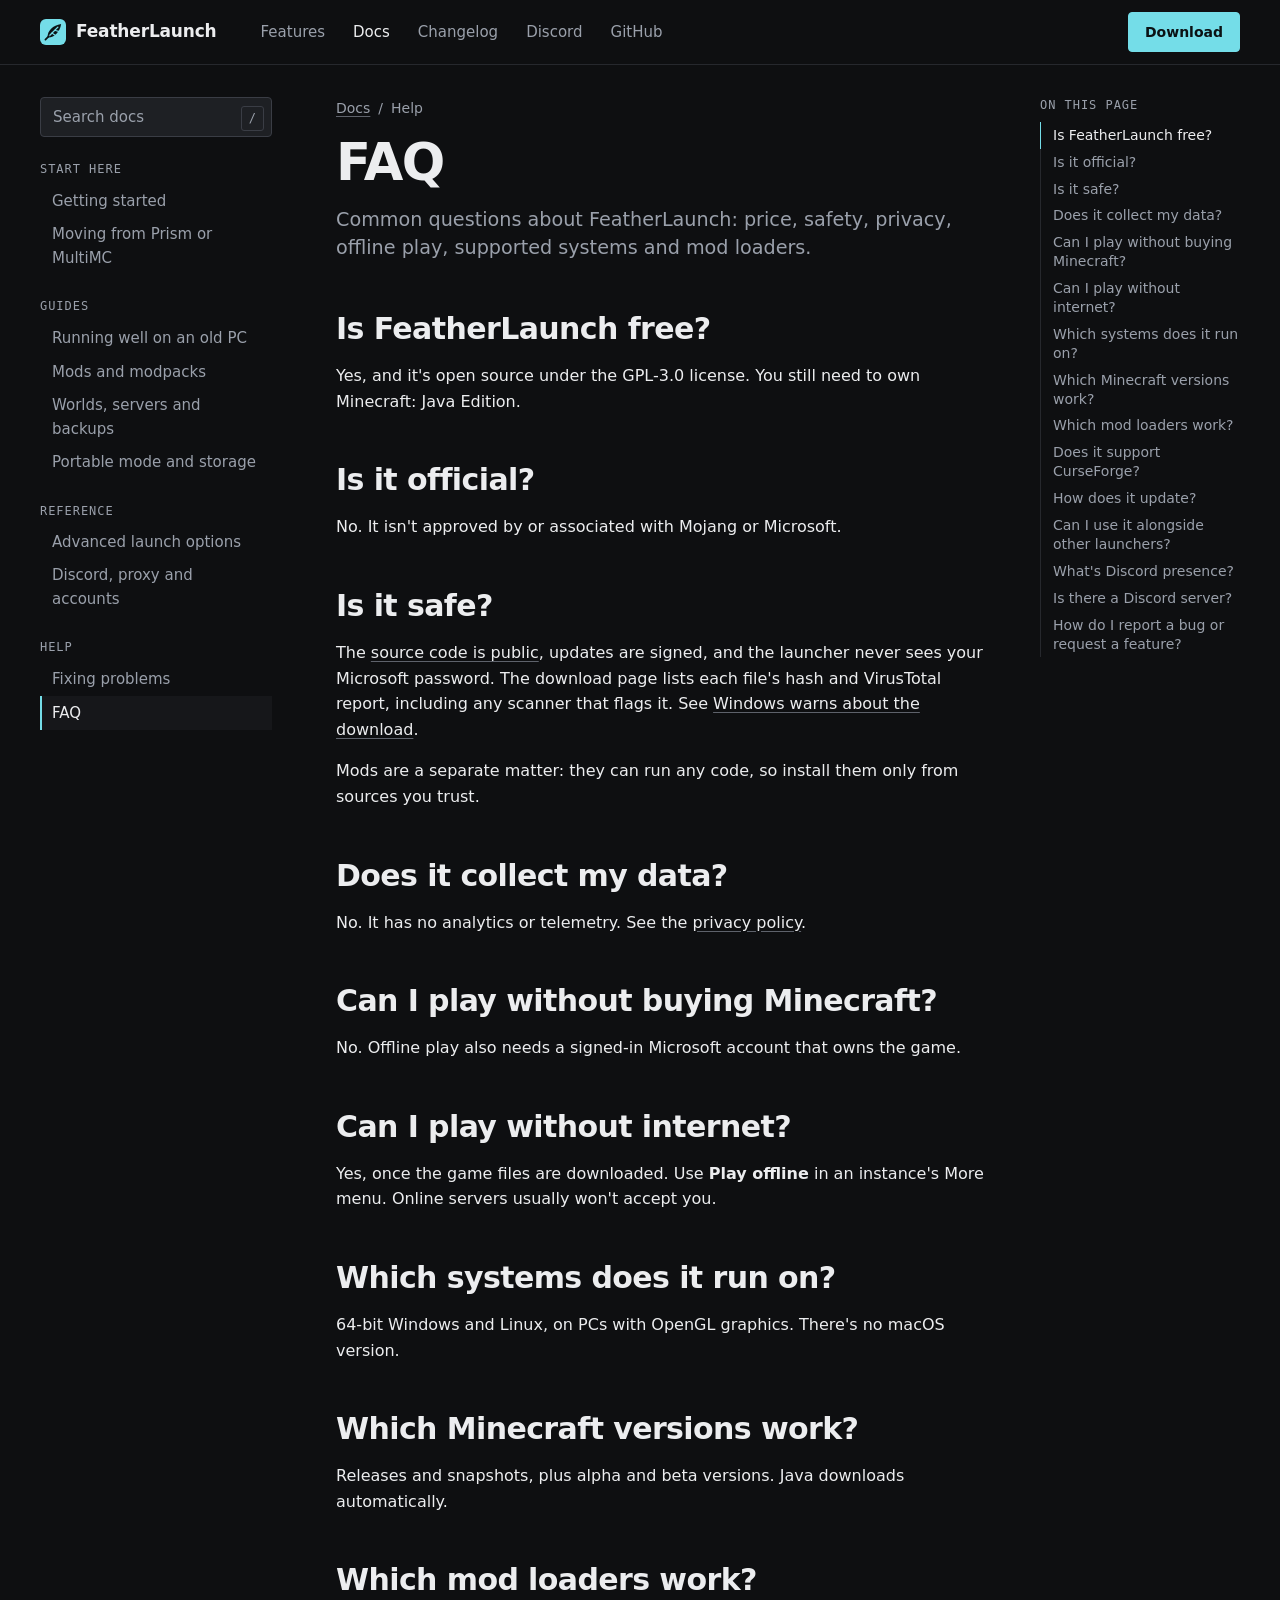
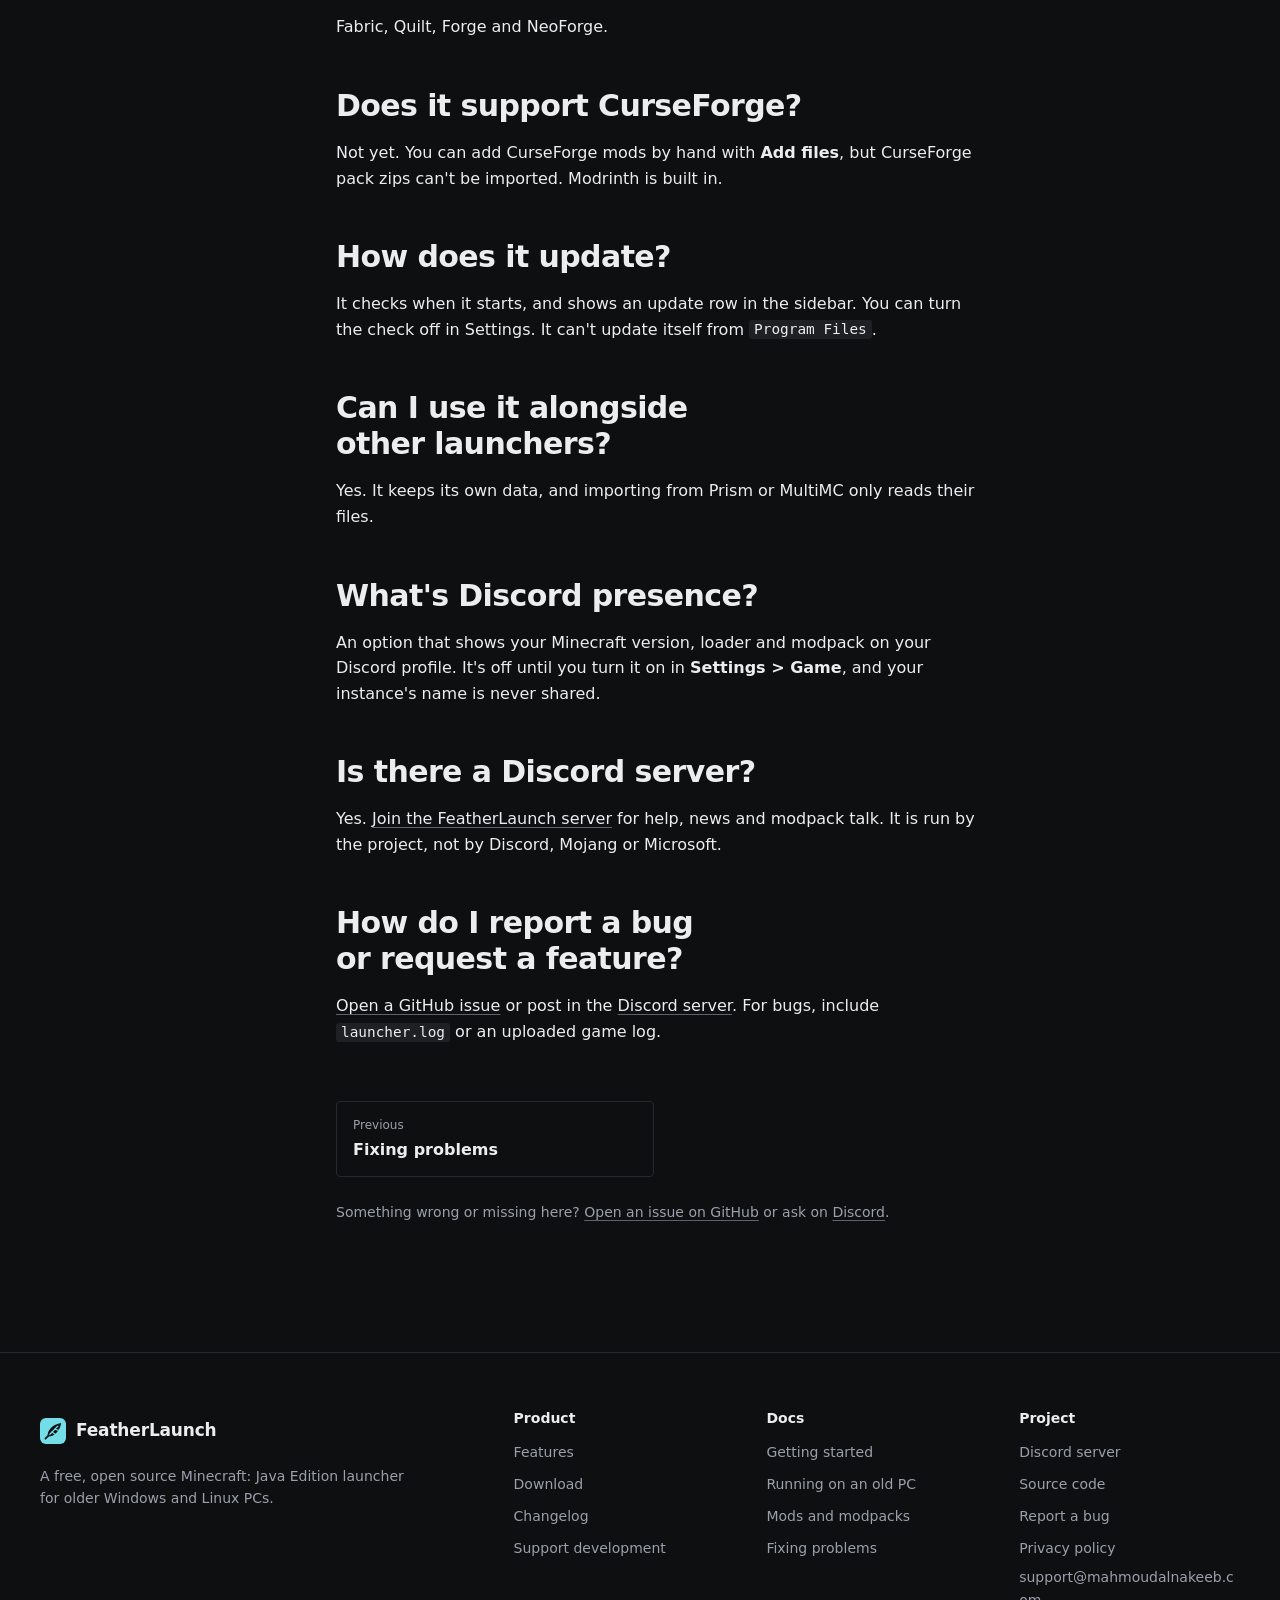
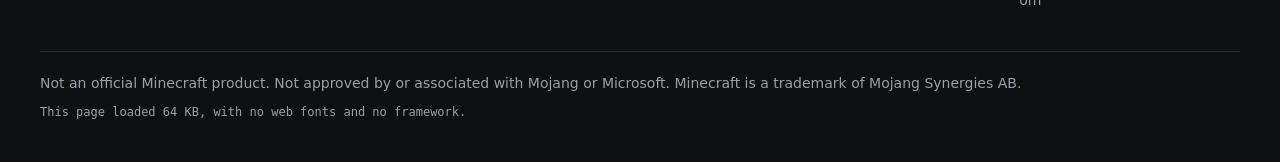
<file: docs/faq/index.html>
<!doctype html>
<html lang="en">
<head>
<!-- Google tag (gtag.js) -->
<script async src="https://www.googletagmanager.com/gtag/js?id=G-FELYJSYPE3"></script>
<script>
  window.dataLayer = window.dataLayer || [];
  function gtag(){dataLayer.push(arguments);}
  gtag('js', new Date());

  gtag('config', 'G-FELYJSYPE3');
</script>
<meta charset="utf-8">
<meta name="viewport" content="width=device-width, initial-scale=1">
<meta name="color-scheme" content="dark">
<meta name="theme-color" content="#0e0f11">
<title>FAQ · FeatherLaunch docs</title>
<meta name="description" content="Common questions about FeatherLaunch: price, safety, privacy, offline play, supported systems and mod loaders.">
<link rel="canonical" href="https://featherlaunch.mahmoudalnakeeb.com/docs/faq/">
<meta property="og:type" content="article">
<meta property="og:site_name" content="FeatherLaunch">
<meta property="og:locale" content="en_US">
<meta property="og:url" content="https://featherlaunch.mahmoudalnakeeb.com/docs/faq/">
<meta property="og:title" content="FAQ · FeatherLaunch docs">
<meta property="og:description" content="Common questions about FeatherLaunch: price, safety, privacy, offline play, supported systems and mod loaders.">
<meta property="og:image" content="https://featherlaunch.mahmoudalnakeeb.com/assets/img/social-9724d7353c.jpg">
<meta property="og:image:type" content="image/jpeg">
<meta property="og:image:width" content="1200">
<meta property="og:image:height" content="630">
<meta property="og:image:alt" content="FeatherLaunch, a free Minecraft launcher for older Windows and Linux PCs, showing its library window">
<meta name="twitter:card" content="summary_large_image">
<meta name="twitter:image" content="https://featherlaunch.mahmoudalnakeeb.com/assets/img/social-9724d7353c.jpg">
<meta name="twitter:image:alt" content="FeatherLaunch, a free Minecraft launcher for older Windows and Linux PCs, showing its library window">
<link rel="alternate" type="application/atom+xml" title="FeatherLaunch releases" href="https://github.com/mahmoudalnkeeb/featherlaunch/releases.atom">
<script type="application/ld+json">
{
  "@context": "https://schema.org",
  "@type": "TechArticle",
  "headline": "FAQ",
  "description": "Common questions about FeatherLaunch: price, safety, privacy, offline play, supported systems and mod loaders.",
  "url": "https://featherlaunch.mahmoudalnakeeb.com/docs/faq/",
  "dateModified": "2026-11-02",
  "image": "https://featherlaunch.mahmoudalnakeeb.com/assets/img/social-9724d7353c.jpg",
  "author": {
    "@type": "Person",
    "name": "Mahmoud Alnakeeb"
  },
  "about": {
    "@type": "SoftwareApplication",
    "name": "FeatherLaunch"
  }
}
</script>
<script type="application/ld+json">
{
  "@context": "https://schema.org",
  "@type": "BreadcrumbList",
  "itemListElement": [
    {
      "@type": "ListItem",
      "position": 1,
      "name": "Docs",
      "item": "https://featherlaunch.mahmoudalnakeeb.com/docs/"
    },
    {
      "@type": "ListItem",
      "position": 2,
      "name": "FAQ",
      "item": "https://featherlaunch.mahmoudalnakeeb.com/docs/faq/"
    }
  ]
}
</script>
<link rel="icon" href="/assets/brand/web/icon.svg" type="image/svg+xml">
<link rel="icon" href="/assets/brand/web/favicon-32.png" sizes="32x32" type="image/png">
<link rel="apple-touch-icon" href="/assets/brand/web/apple-touch-icon-180.png">
<link rel="manifest" href="/site.webmanifest">
<link rel="stylesheet" href="/assets/css/site.css">
<link rel="stylesheet" href="/assets/css/docs.css">
<!-- Runs before anything paints, so the buttons never swap on screen. Every other system gets Windows, as it does without scripts. The Linux build is x86-64 only, and Android also says Linux. -->
<script>if (navigator.userAgent.includes('Linux x86_64')) document.documentElement.classList.add('linux');</script>
<script src="/assets/js/site.js" defer></script>
</head>
<body>
<!-- Linux and Ko-fi logos: Simple Icons, CC0. -->
<svg class="sprite" aria-hidden="true">
  <symbol id="i-windows" viewBox="0 0 16 16"><path fill="currentColor" d="M1.5 3.1l5.5-.8v5.3H1.5zM8 2.2l6.5-.9v6.3H8zM1.5 8.6H7v5.2l-5.5-.8zM8 8.6h6.5v6.1L8 13.8z"/></symbol>
  <symbol id="i-linux" viewBox="0 0 24 24"><path fill="currentColor" d="M12.504 0c-.155 0-.315.008-.48.021-4.226.333-3.105 4.807-3.17 6.298-.076 1.092-.3 1.953-1.05 3.02-.885 1.051-2.127 2.75-2.716 4.521-.278.832-.41 1.684-.287 2.489a.424.424 0 00-.11.135c-.26.268-.45.6-.663.839-.199.199-.485.267-.797.4-.313.136-.658.269-.864.68-.09.189-.136.394-.132.602 0 .199.027.4.055.536.058.399.116.728.04.97-.249.68-.28 1.145-.106 1.484.174.334.535.47.94.601.81.2 1.91.135 2.774.6.926.466 1.866.67 2.616.47.526-.116.97-.464 1.208-.946.587-.003 1.23-.269 2.26-.334.699-.058 1.574.267 2.577.2.025.134.063.198.114.333l.003.003c.391.778 1.113 1.132 1.884 1.071.771-.06 1.592-.536 2.257-1.306.631-.765 1.683-1.084 2.378-1.503.348-.199.629-.469.649-.853.023-.4-.2-.811-.714-1.376v-.097l-.003-.003c-.17-.2-.25-.535-.338-.926-.085-.401-.182-.786-.492-1.046h-.003c-.059-.054-.123-.067-.188-.135a.357.357 0 00-.19-.064c.431-1.278.264-2.55-.173-3.694-.533-1.41-1.465-2.638-2.175-3.483-.796-1.005-1.576-1.957-1.56-3.368.026-2.152.236-6.133-3.544-6.139zm.529 3.405h.013c.213 0 .396.062.584.198.19.135.33.332.438.533.105.259.158.459.166.724 0-.02.006-.04.006-.06v.105a.086.086 0 01-.004-.021l-.004-.024a1.807 1.807 0 01-.15.706.953.953 0 01-.213.335.71.71 0 00-.088-.042c-.104-.045-.198-.064-.284-.133a1.312 1.312 0 00-.22-.066c.05-.06.146-.133.183-.198.053-.128.082-.264.088-.402v-.02a1.21 1.21 0 00-.061-.4c-.045-.134-.101-.2-.183-.333-.084-.066-.167-.132-.267-.132h-.016c-.093 0-.176.03-.262.132a.8.8 0 00-.205.334 1.18 1.18 0 00-.09.4v.019c.002.089.008.179.02.267-.193-.067-.438-.135-.607-.202a1.635 1.635 0 01-.018-.2v-.02a1.772 1.772 0 01.15-.768c.082-.22.232-.406.43-.533a.985.985 0 01.594-.2zm-2.962.059h.036c.142 0 .27.048.399.135.146.129.264.288.344.465.09.199.14.4.153.667v.004c.007.134.006.2-.002.266v.08c-.03.007-.056.018-.083.024-.152.055-.274.135-.393.2.012-.09.013-.18.003-.267v-.015c-.012-.133-.04-.2-.082-.333a.613.613 0 00-.166-.267.248.248 0 00-.183-.064h-.021c-.071.006-.13.04-.186.132a.552.552 0 00-.12.27.944.944 0 00-.023.33v.015c.012.135.037.2.08.334.046.134.098.2.166.268.01.009.02.018.034.024-.07.057-.117.07-.176.136a.304.304 0 01-.131.068 2.62 2.62 0 01-.275-.402 1.772 1.772 0 01-.155-.667 1.759 1.759 0 01.08-.668 1.43 1.43 0 01.283-.535c.128-.133.26-.2.418-.2zm1.37 1.706c.332 0 .733.065 1.216.399.293.2.523.269 1.052.468h.003c.255.136.405.266.478.399v-.131a.571.571 0 01.016.47c-.123.31-.516.643-1.063.842v.002c-.268.135-.501.333-.775.465-.276.135-.588.292-1.012.267a1.139 1.139 0 01-.448-.067 3.566 3.566 0 01-.322-.198c-.195-.135-.363-.332-.612-.465v-.005h-.005c-.4-.246-.616-.512-.686-.71-.07-.268-.005-.47.193-.6.224-.135.38-.271.483-.336.104-.074.143-.102.176-.131h.002v-.003c.169-.202.436-.47.839-.601.139-.036.294-.065.466-.065zm2.8 2.142c.358 1.417 1.196 3.475 1.735 4.473.286.534.855 1.659 1.102 3.024.156-.005.33.018.513.064.646-1.671-.546-3.467-1.089-3.966-.22-.2-.232-.335-.123-.335.59.534 1.365 1.572 1.646 2.757.13.535.16 1.104.021 1.67.067.028.135.06.205.067 1.032.534 1.413.938 1.23 1.537v-.043c-.06-.003-.12 0-.18 0h-.016c.151-.467-.182-.825-1.065-1.224-.915-.4-1.646-.336-1.77.465-.008.043-.013.066-.018.135-.068.023-.139.053-.209.064-.43.268-.662.669-.793 1.187-.13.533-.17 1.156-.205 1.869v.003c-.02.334-.17.838-.319 1.35-1.5 1.072-3.58 1.538-5.348.334a2.645 2.645 0 00-.402-.533 1.45 1.45 0 00-.275-.333c.182 0 .338-.03.465-.067a.615.615 0 00.314-.334c.108-.267 0-.697-.345-1.163-.345-.467-.931-.995-1.788-1.521-.63-.4-.986-.87-1.15-1.396-.165-.534-.143-1.085-.015-1.645.245-1.07.873-2.11 1.274-2.763.107-.065.037.135-.408.974-.396.751-1.14 2.497-.122 3.854a8.123 8.123 0 01.647-2.876c.564-1.278 1.743-3.504 1.836-5.268.048.036.217.135.289.202.218.133.38.333.59.465.21.201.477.335.876.335.039.003.075.006.11.006.412 0 .73-.134.997-.268.29-.134.52-.334.74-.4h.005c.467-.135.835-.402 1.044-.7zm2.185 8.958c.037.6.343 1.245.882 1.377.588.134 1.434-.333 1.791-.765l.211-.01c.315-.007.577.01.847.268l.003.003c.208.199.305.53.391.876.085.4.154.78.409 1.066.486.527.645.906.636 1.14l.003-.007v.018l-.003-.012c-.015.262-.185.396-.498.595-.63.401-1.746.712-2.457 1.57-.618.737-1.37 1.14-2.036 1.191-.664.053-1.237-.2-1.574-.898l-.005-.003c-.21-.4-.12-1.025.056-1.69.176-.668.428-1.344.463-1.897.037-.714.076-1.335.195-1.814.12-.465.308-.797.641-.984l.045-.022zm-10.814.049h.01c.053 0 .105.005.157.014.376.055.706.333 1.023.752l.91 1.664.003.003c.243.533.754 1.064 1.189 1.637.434.598.77 1.131.729 1.57v.006c-.057.744-.48 1.148-1.125 1.294-.645.135-1.52.002-2.395-.464-.968-.536-2.118-.469-2.857-.602-.369-.066-.61-.2-.723-.4-.11-.2-.113-.602.123-1.23v-.004l.002-.003c.117-.334.03-.752-.027-1.118-.055-.401-.083-.71.043-.94.16-.334.396-.4.69-.533.294-.135.64-.202.915-.47h.002v-.002c.256-.268.445-.601.668-.838.19-.201.38-.336.663-.336zm7.159-9.074c-.435.201-.945.535-1.488.535-.542 0-.97-.267-1.28-.466-.154-.134-.28-.268-.373-.335-.164-.134-.144-.333-.074-.333.109.016.129.134.199.2.096.066.215.2.36.333.292.2.68.467 1.167.467.485 0 1.053-.267 1.398-.466.195-.135.445-.334.648-.467.156-.136.149-.267.279-.267.128.016.034.134-.147.332a8.097 8.097 0 01-.69.468zm-1.082-1.583V5.64c-.006-.02.013-.042.029-.05.074-.043.18-.027.26.004.063 0 .16.067.15.135-.006.049-.085.066-.135.066-.055 0-.092-.043-.141-.068-.052-.018-.146-.008-.163-.065zm-.551 0c-.02.058-.113.049-.166.066-.047.025-.086.068-.14.068-.05 0-.13-.02-.136-.068-.01-.066.088-.133.15-.133.08-.031.184-.047.259-.005.019.009.036.03.03.05v.02h.003z"/></symbol>
  <symbol id="i-kofi" viewBox="0 0 24 24"><path fill="currentColor" d="M23.881 8.948c-.773-4.085-4.859-4.593-4.859-4.593H.723c-.604 0-.679.798-.679.798s-.082 7.324-.022 11.822c.164 2.424 2.586 2.672 2.586 2.672s8.267-.023 11.966-.049c2.438-.426 2.683-2.566 2.658-3.734 4.352.24 7.422-2.831 6.649-6.916zm-11.062 3.511c-1.246 1.453-4.011 3.976-4.011 3.976s-.121.119-.31.023c-.076-.057-.108-.09-.108-.09-.443-.441-3.368-3.049-4.034-3.954-.709-.965-1.041-2.7-.091-3.71.951-1.01 3.005-1.086 4.363.407 0 0 1.565-1.782 3.468-.963 1.904.82 1.832 3.011.723 4.311zm6.173.478c-.928.116-1.682.028-1.682.028V7.284h1.77s1.971.551 1.971 2.638c0 1.913-.985 2.667-2.059 3.015z"/></symbol>
  <symbol id="i-feather" viewBox="0 0 24 24"><path fill="currentColor" d="M7 17C6.5 11 12 5.5 19.5 4.5C18.5 11.5 13 17.5 7 17Z"/><path stroke="currentColor" stroke-width="1.6" stroke-linecap="round" d="M5 19L8.2 15.8"/></symbol>
</svg>
<a class="skip" href="#main">Skip to content</a>
<header class="bar lined">
  <div class="wrap">
    <a class="brand" href="/"><img src="/assets/brand/web/icon.svg" width="26" height="26" alt="">FeatherLaunch</a>
    <nav aria-label="Main">
      <a class="hide-sm" href="/#features">Features</a>
      <a href="/docs/" aria-current="page">Docs</a>
      <a class="hide-sm" href="/changelog/">Changelog</a>
      <a class="hide-sm" href="https://discord.gg/GPc9praqk3" rel="noopener">Discord</a>
      <a class="hide-sm" href="https://github.com/mahmoudalnkeeb/featherlaunch" rel="noopener">GitHub</a>
      <a class="btn small primary" href="/#download">Download</a>
    </nav>
  </div>
</header>

<div class="wrap docs">
    <div class="docs-side">
      <div class="search" role="search">
        <label class="sr" for="docs-search">Search the docs</label>
        <input id="docs-search" type="search" placeholder="Search docs" autocomplete="off" aria-expanded="false">
        <kbd aria-hidden="true">/</kbd>
      </div>
      <details class="docs-menu" open>
        <summary>All docs</summary>
        <nav class="docs-nav" aria-label="Docs">
          <p>Start here</p>
          <a data-doc-link href="/docs/getting-started/">Getting started</a>
          <a data-doc-link href="/docs/moving-from-prism-or-multimc/">Moving from Prism or MultiMC</a>
          <p>Guides</p>
          <a data-doc-link href="/docs/old-pc-performance/">Running well on an old PC</a>
          <a data-doc-link href="/docs/mods-and-modpacks/">Mods and modpacks</a>
          <a data-doc-link href="/docs/worlds-servers-backups/">Worlds, servers and backups</a>
          <a data-doc-link href="/docs/portable-and-storage/">Portable mode and storage</a>
          <p>Reference</p>
          <a data-doc-link href="/docs/advanced-launch-options/">Advanced launch options</a>
          <a data-doc-link href="/docs/discord-proxy-accounts/">Discord, proxy and accounts</a>
          <p>Help</p>
          <a data-doc-link href="/docs/fixing-problems/">Fixing problems</a>
          <a data-doc-link href="/docs/faq/" aria-current="page">FAQ</a>
        </nav>
      </details>
      <script>if (innerWidth <= 860) document.querySelector('.docs-menu').open = false;</script>
    </div>
    <main id="main" class="docs-main">
      <nav class="crumbs" aria-label="Breadcrumb"><a href="/docs/">Docs</a><span aria-hidden="true">/</span><span>Help</span></nav>
      <h1>FAQ</h1>
      <p class="lead docs-intro">Common questions about FeatherLaunch: price, safety, privacy, offline play, supported systems and mod loaders.</p>
      <div class="prose">
<h2 id="is-featherlaunch-free">Is FeatherLaunch free?<a class="anchor" href="#is-featherlaunch-free" aria-label="Link to this section">#</a></h2>
<p>Yes, and it's open source under the GPL-3.0 license. You still need to own Minecraft: Java Edition.</p>
<h2 id="is-it-official">Is it official?<a class="anchor" href="#is-it-official" aria-label="Link to this section">#</a></h2>
<p>No. It isn't approved by or associated with Mojang or Microsoft.</p>
<h2 id="is-it-safe">Is it safe?<a class="anchor" href="#is-it-safe" aria-label="Link to this section">#</a></h2>
<p>The <a href="https://github.com/mahmoudalnkeeb/featherlaunch" rel="noopener">source code is public</a>, updates are signed, and the launcher never sees your Microsoft password. The download page lists each file's hash and VirusTotal report, including any scanner that flags it. See <a href="/docs/fixing-problems/#windows-warns-about-the-download">Windows warns about the download</a>.</p>
<p>Mods are a separate matter: they can run any code, so install them only from sources you trust.</p>
<h2 id="does-it-collect-my-data">Does it collect my data?<a class="anchor" href="#does-it-collect-my-data" aria-label="Link to this section">#</a></h2>
<p>No. It has no analytics or telemetry. See the <a href="/privacy.html">privacy policy</a>.</p>
<h2 id="can-i-play-without-buying-minecraft">Can I play without buying Minecraft?<a class="anchor" href="#can-i-play-without-buying-minecraft" aria-label="Link to this section">#</a></h2>
<p>No. Offline play also needs a signed-in Microsoft account that owns the game.</p>
<h2 id="can-i-play-without-internet">Can I play without internet?<a class="anchor" href="#can-i-play-without-internet" aria-label="Link to this section">#</a></h2>
<p>Yes, once the game files are downloaded. Use <strong>Play offline</strong> in an instance's More menu. Online servers usually won't accept you.</p>
<h2 id="which-systems-does-it-run-on">Which systems does it run on?<a class="anchor" href="#which-systems-does-it-run-on" aria-label="Link to this section">#</a></h2>
<p>64-bit Windows and Linux, on PCs with OpenGL graphics. There's no macOS version.</p>
<h2 id="which-minecraft-versions-work">Which Minecraft versions work?<a class="anchor" href="#which-minecraft-versions-work" aria-label="Link to this section">#</a></h2>
<p>Releases and snapshots, plus alpha and beta versions. Java downloads automatically.</p>
<h2 id="which-mod-loaders-work">Which mod loaders work?<a class="anchor" href="#which-mod-loaders-work" aria-label="Link to this section">#</a></h2>
<p>Fabric, Quilt, Forge and NeoForge.</p>
<h2 id="does-it-support-curseforge">Does it support CurseForge?<a class="anchor" href="#does-it-support-curseforge" aria-label="Link to this section">#</a></h2>
<p>Not yet. You can add CurseForge mods by hand with <strong>Add files</strong>, but CurseForge pack zips can't be imported. Modrinth is built in.</p>
<h2 id="how-does-it-update">How does it update?<a class="anchor" href="#how-does-it-update" aria-label="Link to this section">#</a></h2>
<p>It checks when it starts, and shows an update row in the sidebar. You can turn the check off in Settings. It can't update itself from <code>Program Files</code>.</p>
<h2 id="can-i-use-it-alongside-other-launchers">Can I use it alongside other launchers?<a class="anchor" href="#can-i-use-it-alongside-other-launchers" aria-label="Link to this section">#</a></h2>
<p>Yes. It keeps its own data, and importing from Prism or MultiMC only reads their files.</p>
<h2 id="what-s-discord-presence">What's Discord presence?<a class="anchor" href="#what-s-discord-presence" aria-label="Link to this section">#</a></h2>
<p>An option that shows your Minecraft version, loader and modpack on your Discord profile. It's off until you turn it on in <strong>Settings &gt; Game</strong>, and your instance's name is never shared.</p>
<h2 id="is-there-a-discord-server">Is there a Discord server?<a class="anchor" href="#is-there-a-discord-server" aria-label="Link to this section">#</a></h2>
<p>Yes. <a href="https://discord.gg/GPc9praqk3" rel="noopener">Join the FeatherLaunch server</a> for help, news and modpack talk. It is run by the project, not by Discord, Mojang or Microsoft.</p>
<h2 id="how-do-i-report-a-bug-or-request-a-feature">How do I report a bug or request a feature?<a class="anchor" href="#how-do-i-report-a-bug-or-request-a-feature" aria-label="Link to this section">#</a></h2>
<p><a href="https://github.com/mahmoudalnkeeb/featherlaunch/issues" rel="noopener">Open a GitHub issue</a> or post in the <a href="https://discord.gg/GPc9praqk3" rel="noopener">Discord server</a>. For bugs, include <code>launcher.log</code> or an uploaded game log.</p>
      </div>
      <nav class="pager" aria-label="Next and previous pages">
        <a class="prev" href="/docs/fixing-problems/"><span>Previous</span><b>Fixing problems</b></a>
        
      </nav>
      <p class="fine docs-help">Something wrong or missing here? <a href="https://github.com/mahmoudalnkeeb/featherlaunch/issues" rel="noopener">Open an issue on GitHub</a> or ask on <a href="https://discord.gg/GPc9praqk3" rel="noopener">Discord</a>.</p>
    </main>
    <nav class="toc" aria-label="On this page"><h2>On this page</h2><a href="#is-featherlaunch-free">Is FeatherLaunch free?</a><a href="#is-it-official">Is it official?</a><a href="#is-it-safe">Is it safe?</a><a href="#does-it-collect-my-data">Does it collect my data?</a><a href="#can-i-play-without-buying-minecraft">Can I play without buying Minecraft?</a><a href="#can-i-play-without-internet">Can I play without internet?</a><a href="#which-systems-does-it-run-on">Which systems does it run on?</a><a href="#which-minecraft-versions-work">Which Minecraft versions work?</a><a href="#which-mod-loaders-work">Which mod loaders work?</a><a href="#does-it-support-curseforge">Does it support CurseForge?</a><a href="#how-does-it-update">How does it update?</a><a href="#can-i-use-it-alongside-other-launchers">Can I use it alongside other launchers?</a><a href="#what-s-discord-presence">What's Discord presence?</a><a href="#is-there-a-discord-server">Is there a Discord server?</a><a href="#how-do-i-report-a-bug-or-request-a-feature">How do I report a bug or request a feature?</a></nav>
</div>
<footer class="foot">
  <div class="wrap">
    <div class="foot-grid">
      <div>
        <a class="brand" href="/"><img src="/assets/brand/web/icon.svg" width="26" height="26" alt="">FeatherLaunch</a>
        <p class="fine foot-note">A free, open source Minecraft: Java Edition launcher for older Windows and Linux PCs.</p>
      </div>
      <div>
        <h2>Product</h2>
        <ul>
          <li><a href="/#features">Features</a></li>
          <li><a href="/#download">Download</a></li>
          <li><a href="/changelog/">Changelog</a></li>
          <li><a href="/#donate">Support development</a></li>
        </ul>
      </div>
      <div>
        <h2>Docs</h2>
        <ul>
          <li><a href="/docs/getting-started/">Getting started</a></li>
          <li><a href="/docs/old-pc-performance/">Running on an old PC</a></li>
          <li><a href="/docs/mods-and-modpacks/">Mods and modpacks</a></li>
          <li><a href="/docs/fixing-problems/">Fixing problems</a></li>
        </ul>
      </div>
      <div>
        <h2>Project</h2>
        <ul>
          <li><a href="https://discord.gg/GPc9praqk3" rel="noopener">Discord server</a></li>
          <li><a href="https://github.com/mahmoudalnkeeb/featherlaunch" rel="noopener">Source code</a></li>
          <li><a href="https://github.com/mahmoudalnkeeb/featherlaunch/issues" rel="noopener">Report a bug</a></li>
          <li><a href="/privacy.html">Privacy policy</a></li>
          <li><a href="mailto:support@mahmoudalnakeeb.com">support@mahmoudalnakeeb.com</a></li>
        </ul>
      </div>
    </div>
    <div class="foot-base fine">
      <p>Not an official Minecraft product. Not approved by or associated with Mojang or Microsoft. Minecraft is a trademark of Mojang Synergies AB.</p>
      <p id="weight"></p>
    </div>
  </div>
</footer>
<script src="/assets/js/docs.js" defer></script>
</body>
</html>
</file>
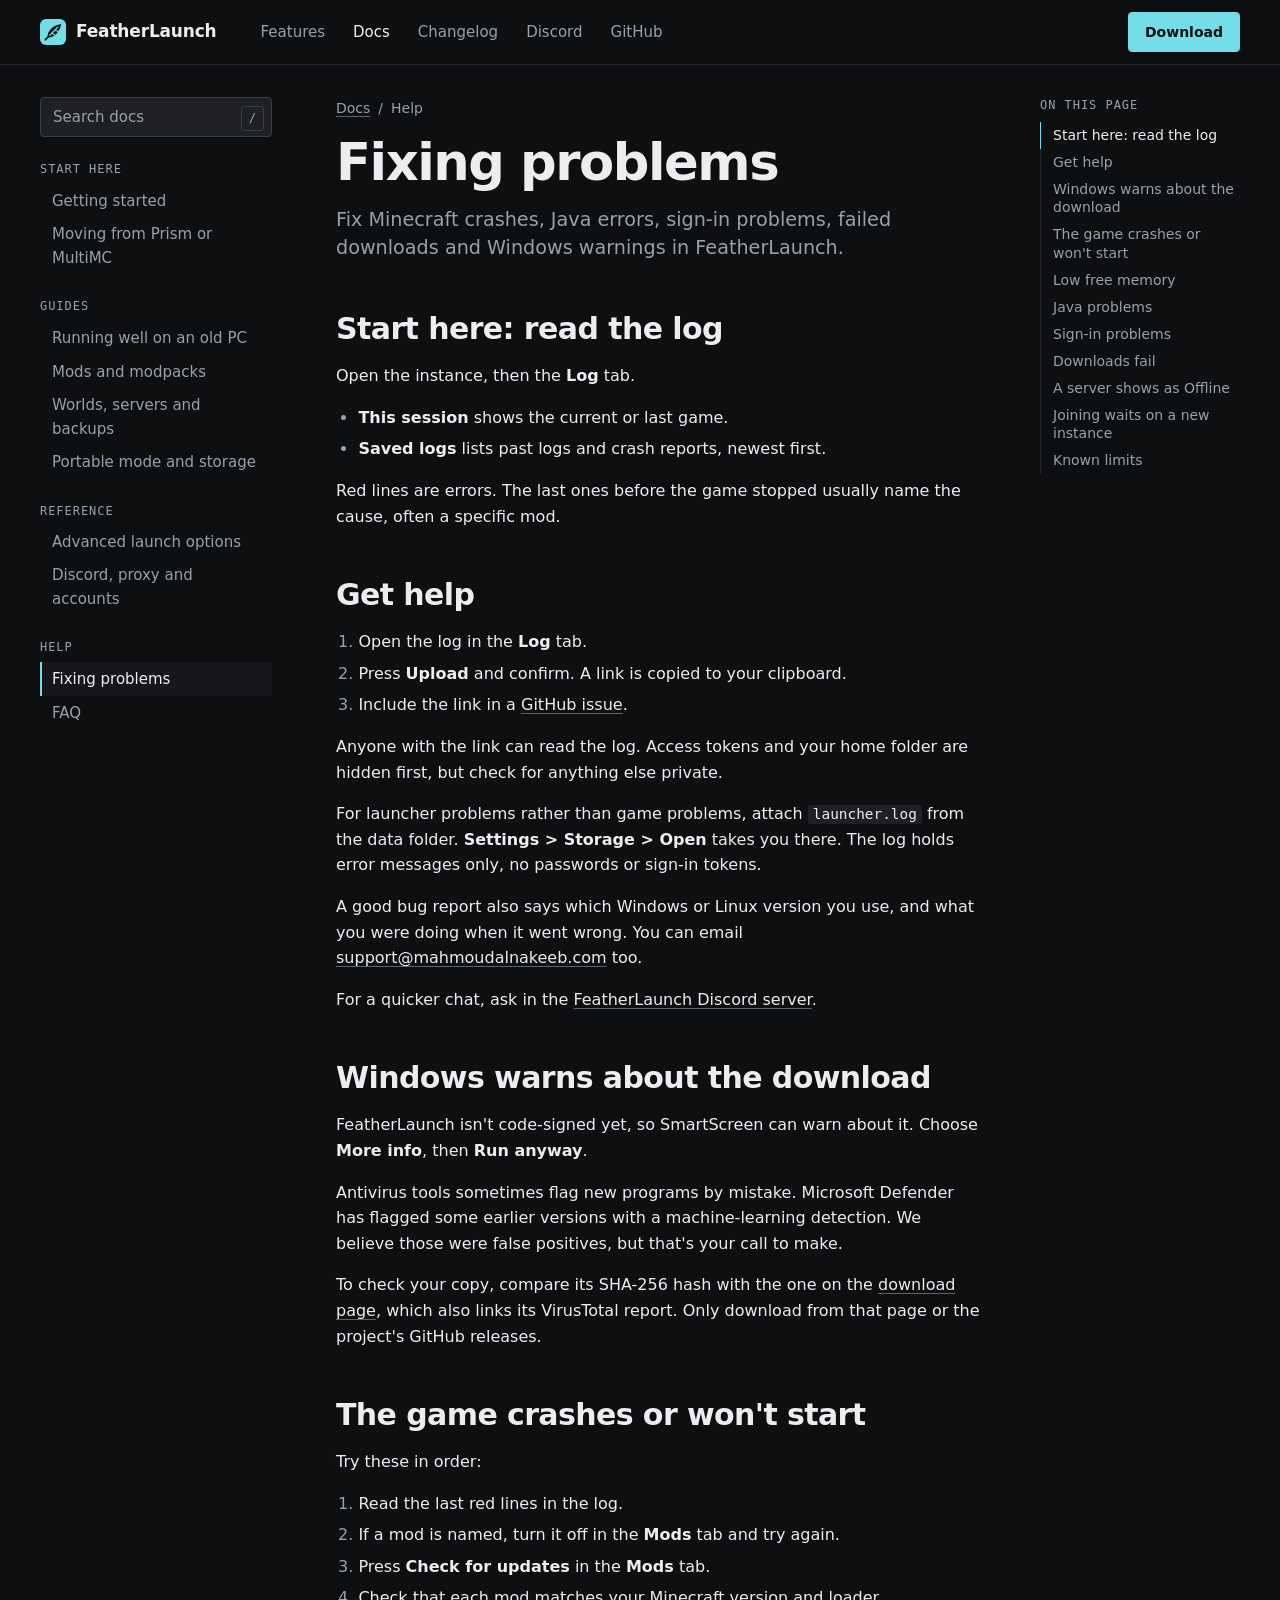
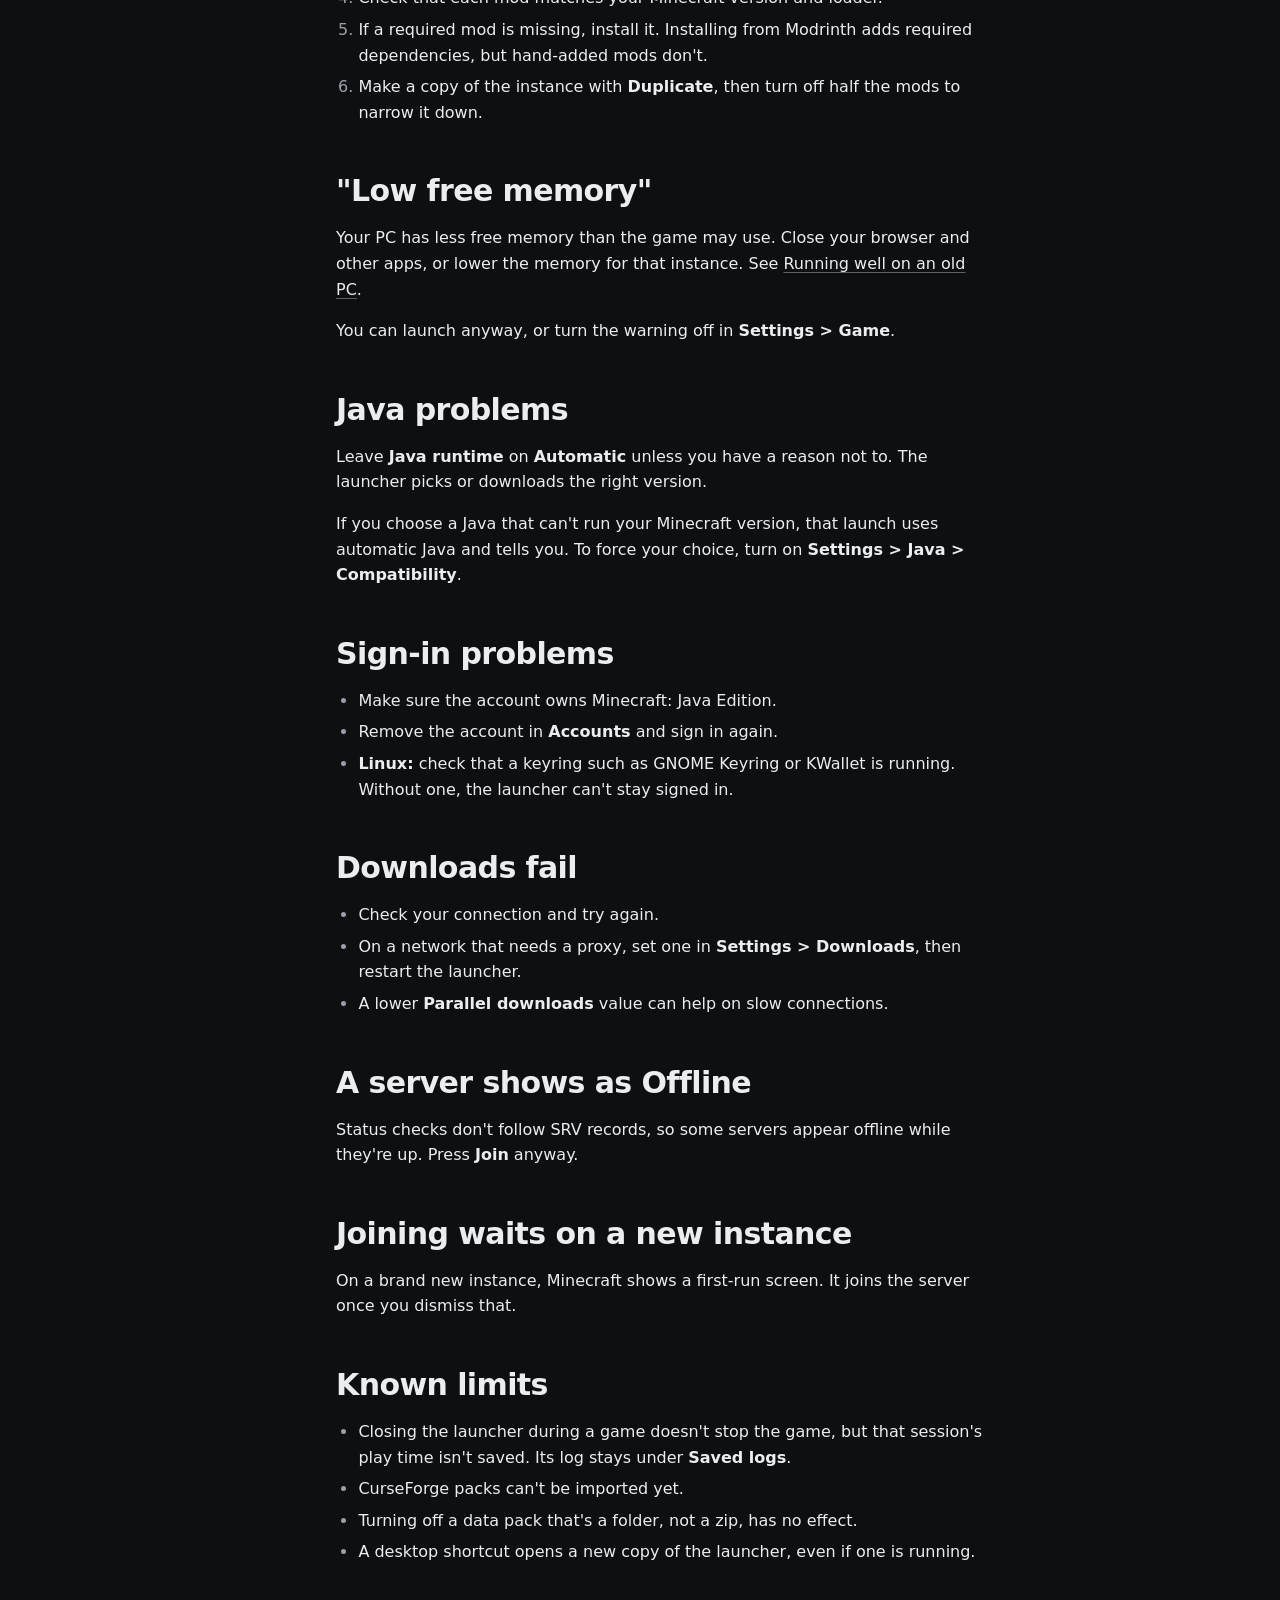
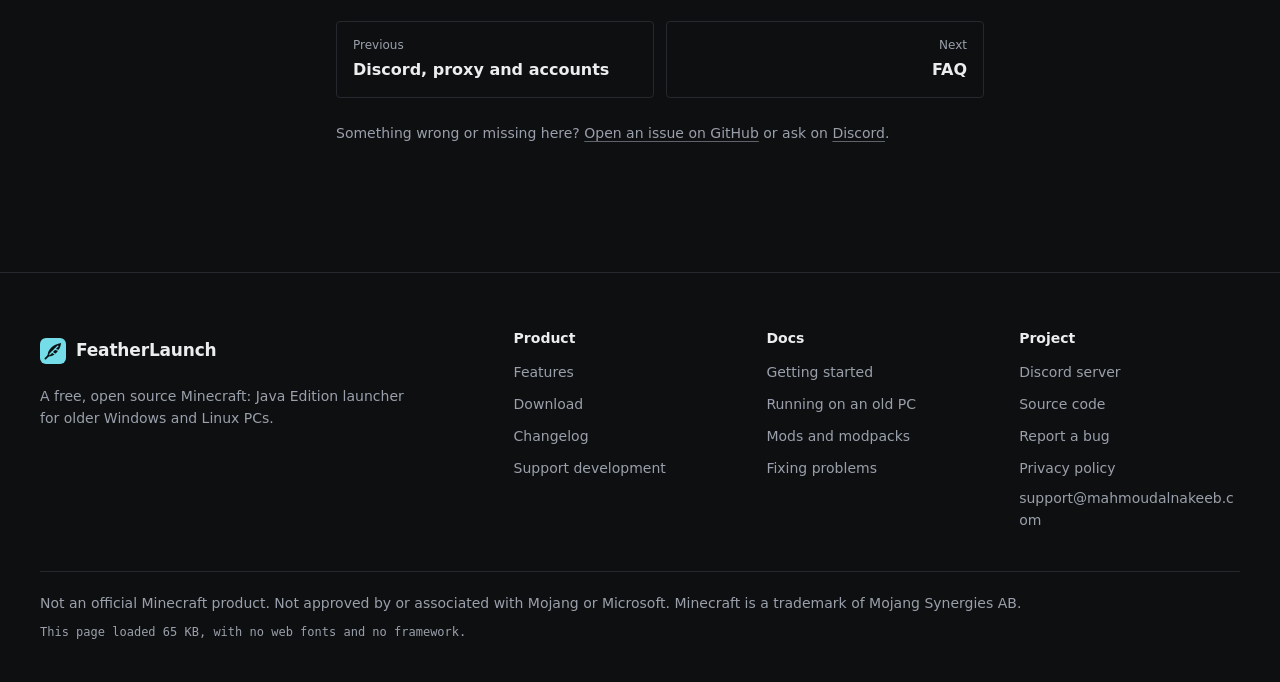
<file: docs/fixing-problems/index.html>
<!doctype html>
<html lang="en">
<head>
<!-- Google tag (gtag.js) -->
<script async src="https://www.googletagmanager.com/gtag/js?id=G-FELYJSYPE3"></script>
<script>
  window.dataLayer = window.dataLayer || [];
  function gtag(){dataLayer.push(arguments);}
  gtag('js', new Date());

  gtag('config', 'G-FELYJSYPE3');
</script>
<meta charset="utf-8">
<meta name="viewport" content="width=device-width, initial-scale=1">
<meta name="color-scheme" content="dark">
<meta name="theme-color" content="#0e0f11">
<title>Fixing problems · FeatherLaunch docs</title>
<meta name="description" content="Fix Minecraft crashes, Java errors, sign-in problems, failed downloads and Windows warnings in FeatherLaunch.">
<link rel="canonical" href="https://featherlaunch.mahmoudalnakeeb.com/docs/fixing-problems/">
<meta property="og:type" content="article">
<meta property="og:site_name" content="FeatherLaunch">
<meta property="og:locale" content="en_US">
<meta property="og:url" content="https://featherlaunch.mahmoudalnakeeb.com/docs/fixing-problems/">
<meta property="og:title" content="Fixing problems · FeatherLaunch docs">
<meta property="og:description" content="Fix Minecraft crashes, Java errors, sign-in problems, failed downloads and Windows warnings in FeatherLaunch.">
<meta property="og:image" content="https://featherlaunch.mahmoudalnakeeb.com/assets/img/social-9724d7353c.jpg">
<meta property="og:image:type" content="image/jpeg">
<meta property="og:image:width" content="1200">
<meta property="og:image:height" content="630">
<meta property="og:image:alt" content="FeatherLaunch, a free Minecraft launcher for older Windows and Linux PCs, showing its library window">
<meta name="twitter:card" content="summary_large_image">
<meta name="twitter:image" content="https://featherlaunch.mahmoudalnakeeb.com/assets/img/social-9724d7353c.jpg">
<meta name="twitter:image:alt" content="FeatherLaunch, a free Minecraft launcher for older Windows and Linux PCs, showing its library window">
<link rel="alternate" type="application/atom+xml" title="FeatherLaunch releases" href="https://github.com/mahmoudalnkeeb/featherlaunch/releases.atom">
<script type="application/ld+json">
{
  "@context": "https://schema.org",
  "@type": "TechArticle",
  "headline": "Fixing problems",
  "description": "Fix Minecraft crashes, Java errors, sign-in problems, failed downloads and Windows warnings in FeatherLaunch.",
  "url": "https://featherlaunch.mahmoudalnakeeb.com/docs/fixing-problems/",
  "dateModified": "2026-11-02",
  "image": "https://featherlaunch.mahmoudalnakeeb.com/assets/img/social-9724d7353c.jpg",
  "author": {
    "@type": "Person",
    "name": "Mahmoud Alnakeeb"
  },
  "about": {
    "@type": "SoftwareApplication",
    "name": "FeatherLaunch"
  }
}
</script>
<script type="application/ld+json">
{
  "@context": "https://schema.org",
  "@type": "BreadcrumbList",
  "itemListElement": [
    {
      "@type": "ListItem",
      "position": 1,
      "name": "Docs",
      "item": "https://featherlaunch.mahmoudalnakeeb.com/docs/"
    },
    {
      "@type": "ListItem",
      "position": 2,
      "name": "Fixing problems",
      "item": "https://featherlaunch.mahmoudalnakeeb.com/docs/fixing-problems/"
    }
  ]
}
</script>
<link rel="icon" href="/assets/brand/web/icon.svg" type="image/svg+xml">
<link rel="icon" href="/assets/brand/web/favicon-32.png" sizes="32x32" type="image/png">
<link rel="apple-touch-icon" href="/assets/brand/web/apple-touch-icon-180.png">
<link rel="manifest" href="/site.webmanifest">
<link rel="stylesheet" href="/assets/css/site.css">
<link rel="stylesheet" href="/assets/css/docs.css">
<!-- Runs before anything paints, so the buttons never swap on screen. Every other system gets Windows, as it does without scripts. The Linux build is x86-64 only, and Android also says Linux. -->
<script>if (navigator.userAgent.includes('Linux x86_64')) document.documentElement.classList.add('linux');</script>
<script src="/assets/js/site.js" defer></script>
</head>
<body>
<!-- Linux and Ko-fi logos: Simple Icons, CC0. -->
<svg class="sprite" aria-hidden="true">
  <symbol id="i-windows" viewBox="0 0 16 16"><path fill="currentColor" d="M1.5 3.1l5.5-.8v5.3H1.5zM8 2.2l6.5-.9v6.3H8zM1.5 8.6H7v5.2l-5.5-.8zM8 8.6h6.5v6.1L8 13.8z"/></symbol>
  <symbol id="i-linux" viewBox="0 0 24 24"><path fill="currentColor" d="M12.504 0c-.155 0-.315.008-.48.021-4.226.333-3.105 4.807-3.17 6.298-.076 1.092-.3 1.953-1.05 3.02-.885 1.051-2.127 2.75-2.716 4.521-.278.832-.41 1.684-.287 2.489a.424.424 0 00-.11.135c-.26.268-.45.6-.663.839-.199.199-.485.267-.797.4-.313.136-.658.269-.864.68-.09.189-.136.394-.132.602 0 .199.027.4.055.536.058.399.116.728.04.97-.249.68-.28 1.145-.106 1.484.174.334.535.47.94.601.81.2 1.91.135 2.774.6.926.466 1.866.67 2.616.47.526-.116.97-.464 1.208-.946.587-.003 1.23-.269 2.26-.334.699-.058 1.574.267 2.577.2.025.134.063.198.114.333l.003.003c.391.778 1.113 1.132 1.884 1.071.771-.06 1.592-.536 2.257-1.306.631-.765 1.683-1.084 2.378-1.503.348-.199.629-.469.649-.853.023-.4-.2-.811-.714-1.376v-.097l-.003-.003c-.17-.2-.25-.535-.338-.926-.085-.401-.182-.786-.492-1.046h-.003c-.059-.054-.123-.067-.188-.135a.357.357 0 00-.19-.064c.431-1.278.264-2.55-.173-3.694-.533-1.41-1.465-2.638-2.175-3.483-.796-1.005-1.576-1.957-1.56-3.368.026-2.152.236-6.133-3.544-6.139zm.529 3.405h.013c.213 0 .396.062.584.198.19.135.33.332.438.533.105.259.158.459.166.724 0-.02.006-.04.006-.06v.105a.086.086 0 01-.004-.021l-.004-.024a1.807 1.807 0 01-.15.706.953.953 0 01-.213.335.71.71 0 00-.088-.042c-.104-.045-.198-.064-.284-.133a1.312 1.312 0 00-.22-.066c.05-.06.146-.133.183-.198.053-.128.082-.264.088-.402v-.02a1.21 1.21 0 00-.061-.4c-.045-.134-.101-.2-.183-.333-.084-.066-.167-.132-.267-.132h-.016c-.093 0-.176.03-.262.132a.8.8 0 00-.205.334 1.18 1.18 0 00-.09.4v.019c.002.089.008.179.02.267-.193-.067-.438-.135-.607-.202a1.635 1.635 0 01-.018-.2v-.02a1.772 1.772 0 01.15-.768c.082-.22.232-.406.43-.533a.985.985 0 01.594-.2zm-2.962.059h.036c.142 0 .27.048.399.135.146.129.264.288.344.465.09.199.14.4.153.667v.004c.007.134.006.2-.002.266v.08c-.03.007-.056.018-.083.024-.152.055-.274.135-.393.2.012-.09.013-.18.003-.267v-.015c-.012-.133-.04-.2-.082-.333a.613.613 0 00-.166-.267.248.248 0 00-.183-.064h-.021c-.071.006-.13.04-.186.132a.552.552 0 00-.12.27.944.944 0 00-.023.33v.015c.012.135.037.2.08.334.046.134.098.2.166.268.01.009.02.018.034.024-.07.057-.117.07-.176.136a.304.304 0 01-.131.068 2.62 2.62 0 01-.275-.402 1.772 1.772 0 01-.155-.667 1.759 1.759 0 01.08-.668 1.43 1.43 0 01.283-.535c.128-.133.26-.2.418-.2zm1.37 1.706c.332 0 .733.065 1.216.399.293.2.523.269 1.052.468h.003c.255.136.405.266.478.399v-.131a.571.571 0 01.016.47c-.123.31-.516.643-1.063.842v.002c-.268.135-.501.333-.775.465-.276.135-.588.292-1.012.267a1.139 1.139 0 01-.448-.067 3.566 3.566 0 01-.322-.198c-.195-.135-.363-.332-.612-.465v-.005h-.005c-.4-.246-.616-.512-.686-.71-.07-.268-.005-.47.193-.6.224-.135.38-.271.483-.336.104-.074.143-.102.176-.131h.002v-.003c.169-.202.436-.47.839-.601.139-.036.294-.065.466-.065zm2.8 2.142c.358 1.417 1.196 3.475 1.735 4.473.286.534.855 1.659 1.102 3.024.156-.005.33.018.513.064.646-1.671-.546-3.467-1.089-3.966-.22-.2-.232-.335-.123-.335.59.534 1.365 1.572 1.646 2.757.13.535.16 1.104.021 1.67.067.028.135.06.205.067 1.032.534 1.413.938 1.23 1.537v-.043c-.06-.003-.12 0-.18 0h-.016c.151-.467-.182-.825-1.065-1.224-.915-.4-1.646-.336-1.77.465-.008.043-.013.066-.018.135-.068.023-.139.053-.209.064-.43.268-.662.669-.793 1.187-.13.533-.17 1.156-.205 1.869v.003c-.02.334-.17.838-.319 1.35-1.5 1.072-3.58 1.538-5.348.334a2.645 2.645 0 00-.402-.533 1.45 1.45 0 00-.275-.333c.182 0 .338-.03.465-.067a.615.615 0 00.314-.334c.108-.267 0-.697-.345-1.163-.345-.467-.931-.995-1.788-1.521-.63-.4-.986-.87-1.15-1.396-.165-.534-.143-1.085-.015-1.645.245-1.07.873-2.11 1.274-2.763.107-.065.037.135-.408.974-.396.751-1.14 2.497-.122 3.854a8.123 8.123 0 01.647-2.876c.564-1.278 1.743-3.504 1.836-5.268.048.036.217.135.289.202.218.133.38.333.59.465.21.201.477.335.876.335.039.003.075.006.11.006.412 0 .73-.134.997-.268.29-.134.52-.334.74-.4h.005c.467-.135.835-.402 1.044-.7zm2.185 8.958c.037.6.343 1.245.882 1.377.588.134 1.434-.333 1.791-.765l.211-.01c.315-.007.577.01.847.268l.003.003c.208.199.305.53.391.876.085.4.154.78.409 1.066.486.527.645.906.636 1.14l.003-.007v.018l-.003-.012c-.015.262-.185.396-.498.595-.63.401-1.746.712-2.457 1.57-.618.737-1.37 1.14-2.036 1.191-.664.053-1.237-.2-1.574-.898l-.005-.003c-.21-.4-.12-1.025.056-1.69.176-.668.428-1.344.463-1.897.037-.714.076-1.335.195-1.814.12-.465.308-.797.641-.984l.045-.022zm-10.814.049h.01c.053 0 .105.005.157.014.376.055.706.333 1.023.752l.91 1.664.003.003c.243.533.754 1.064 1.189 1.637.434.598.77 1.131.729 1.57v.006c-.057.744-.48 1.148-1.125 1.294-.645.135-1.52.002-2.395-.464-.968-.536-2.118-.469-2.857-.602-.369-.066-.61-.2-.723-.4-.11-.2-.113-.602.123-1.23v-.004l.002-.003c.117-.334.03-.752-.027-1.118-.055-.401-.083-.71.043-.94.16-.334.396-.4.69-.533.294-.135.64-.202.915-.47h.002v-.002c.256-.268.445-.601.668-.838.19-.201.38-.336.663-.336zm7.159-9.074c-.435.201-.945.535-1.488.535-.542 0-.97-.267-1.28-.466-.154-.134-.28-.268-.373-.335-.164-.134-.144-.333-.074-.333.109.016.129.134.199.2.096.066.215.2.36.333.292.2.68.467 1.167.467.485 0 1.053-.267 1.398-.466.195-.135.445-.334.648-.467.156-.136.149-.267.279-.267.128.016.034.134-.147.332a8.097 8.097 0 01-.69.468zm-1.082-1.583V5.64c-.006-.02.013-.042.029-.05.074-.043.18-.027.26.004.063 0 .16.067.15.135-.006.049-.085.066-.135.066-.055 0-.092-.043-.141-.068-.052-.018-.146-.008-.163-.065zm-.551 0c-.02.058-.113.049-.166.066-.047.025-.086.068-.14.068-.05 0-.13-.02-.136-.068-.01-.066.088-.133.15-.133.08-.031.184-.047.259-.005.019.009.036.03.03.05v.02h.003z"/></symbol>
  <symbol id="i-kofi" viewBox="0 0 24 24"><path fill="currentColor" d="M23.881 8.948c-.773-4.085-4.859-4.593-4.859-4.593H.723c-.604 0-.679.798-.679.798s-.082 7.324-.022 11.822c.164 2.424 2.586 2.672 2.586 2.672s8.267-.023 11.966-.049c2.438-.426 2.683-2.566 2.658-3.734 4.352.24 7.422-2.831 6.649-6.916zm-11.062 3.511c-1.246 1.453-4.011 3.976-4.011 3.976s-.121.119-.31.023c-.076-.057-.108-.09-.108-.09-.443-.441-3.368-3.049-4.034-3.954-.709-.965-1.041-2.7-.091-3.71.951-1.01 3.005-1.086 4.363.407 0 0 1.565-1.782 3.468-.963 1.904.82 1.832 3.011.723 4.311zm6.173.478c-.928.116-1.682.028-1.682.028V7.284h1.77s1.971.551 1.971 2.638c0 1.913-.985 2.667-2.059 3.015z"/></symbol>
  <symbol id="i-feather" viewBox="0 0 24 24"><path fill="currentColor" d="M7 17C6.5 11 12 5.5 19.5 4.5C18.5 11.5 13 17.5 7 17Z"/><path stroke="currentColor" stroke-width="1.6" stroke-linecap="round" d="M5 19L8.2 15.8"/></symbol>
</svg>
<a class="skip" href="#main">Skip to content</a>
<header class="bar lined">
  <div class="wrap">
    <a class="brand" href="/"><img src="/assets/brand/web/icon.svg" width="26" height="26" alt="">FeatherLaunch</a>
    <nav aria-label="Main">
      <a class="hide-sm" href="/#features">Features</a>
      <a href="/docs/" aria-current="page">Docs</a>
      <a class="hide-sm" href="/changelog/">Changelog</a>
      <a class="hide-sm" href="https://discord.gg/GPc9praqk3" rel="noopener">Discord</a>
      <a class="hide-sm" href="https://github.com/mahmoudalnkeeb/featherlaunch" rel="noopener">GitHub</a>
      <a class="btn small primary" href="/#download">Download</a>
    </nav>
  </div>
</header>

<div class="wrap docs">
    <div class="docs-side">
      <div class="search" role="search">
        <label class="sr" for="docs-search">Search the docs</label>
        <input id="docs-search" type="search" placeholder="Search docs" autocomplete="off" aria-expanded="false">
        <kbd aria-hidden="true">/</kbd>
      </div>
      <details class="docs-menu" open>
        <summary>All docs</summary>
        <nav class="docs-nav" aria-label="Docs">
          <p>Start here</p>
          <a data-doc-link href="/docs/getting-started/">Getting started</a>
          <a data-doc-link href="/docs/moving-from-prism-or-multimc/">Moving from Prism or MultiMC</a>
          <p>Guides</p>
          <a data-doc-link href="/docs/old-pc-performance/">Running well on an old PC</a>
          <a data-doc-link href="/docs/mods-and-modpacks/">Mods and modpacks</a>
          <a data-doc-link href="/docs/worlds-servers-backups/">Worlds, servers and backups</a>
          <a data-doc-link href="/docs/portable-and-storage/">Portable mode and storage</a>
          <p>Reference</p>
          <a data-doc-link href="/docs/advanced-launch-options/">Advanced launch options</a>
          <a data-doc-link href="/docs/discord-proxy-accounts/">Discord, proxy and accounts</a>
          <p>Help</p>
          <a data-doc-link href="/docs/fixing-problems/" aria-current="page">Fixing problems</a>
          <a data-doc-link href="/docs/faq/">FAQ</a>
        </nav>
      </details>
      <script>if (innerWidth <= 860) document.querySelector('.docs-menu').open = false;</script>
    </div>
    <main id="main" class="docs-main">
      <nav class="crumbs" aria-label="Breadcrumb"><a href="/docs/">Docs</a><span aria-hidden="true">/</span><span>Help</span></nav>
      <h1>Fixing problems</h1>
      <p class="lead docs-intro">Fix Minecraft crashes, Java errors, sign-in problems, failed downloads and Windows warnings in FeatherLaunch.</p>
      <div class="prose">
<h2 id="start-here-read-the-log">Start here: read the log<a class="anchor" href="#start-here-read-the-log" aria-label="Link to this section">#</a></h2>
<p>Open the instance, then the <strong>Log</strong> tab.</p>
<ul><li><strong>This session</strong> shows the current or last game.</li><li><strong>Saved logs</strong> lists past logs and crash reports, newest first.</li></ul>
<p>Red lines are errors. The last ones before the game stopped usually name the cause, often a specific mod.</p>
<h2 id="get-help">Get help<a class="anchor" href="#get-help" aria-label="Link to this section">#</a></h2>
<ol><li>Open the log in the <strong>Log</strong> tab.</li><li>Press <strong>Upload</strong> and confirm. A link is copied to your clipboard.</li><li>Include the link in a <a href="https://github.com/mahmoudalnkeeb/featherlaunch/issues" rel="noopener">GitHub issue</a>.</li></ol>
<p>Anyone with the link can read the log. Access tokens and your home folder are hidden first, but check for anything else private.</p>
<p>For launcher problems rather than game problems, attach <code>launcher.log</code> from the data folder. <strong>Settings &gt; Storage &gt; Open</strong> takes you there. The log holds error messages only, no passwords or sign-in tokens.</p>
<p>A good bug report also says which Windows or Linux version you use, and what you were doing when it went wrong. You can email <a href="mailto:support@mahmoudalnakeeb.com">support@mahmoudalnakeeb.com</a> too.</p>
<p>For a quicker chat, ask in the <a href="https://discord.gg/GPc9praqk3" rel="noopener">FeatherLaunch Discord server</a>.</p>
<h2 id="windows-warns-about-the-download">Windows warns about the download<a class="anchor" href="#windows-warns-about-the-download" aria-label="Link to this section">#</a></h2>
<p>FeatherLaunch isn't code-signed yet, so SmartScreen can warn about it. Choose <strong>More info</strong>, then <strong>Run anyway</strong>.</p>
<p>Antivirus tools sometimes flag new programs by mistake. Microsoft Defender has flagged some earlier versions with a machine-learning detection. We believe those were false positives, but that's your call to make.</p>
<p>To check your copy, compare its SHA-256 hash with the one on the <a href="/#download">download page</a>, which also links its VirusTotal report. Only download from that page or the project's GitHub releases.</p>
<h2 id="the-game-crashes-or-won-t-start">The game crashes or won't start<a class="anchor" href="#the-game-crashes-or-won-t-start" aria-label="Link to this section">#</a></h2>
<p>Try these in order:</p>
<ol><li>Read the last red lines in the log.</li><li>If a mod is named, turn it off in the <strong>Mods</strong> tab and try again.</li><li>Press <strong>Check for updates</strong> in the <strong>Mods</strong> tab.</li><li>Check that each mod matches your Minecraft version and loader.</li><li>If a required mod is missing, install it. Installing from Modrinth adds required dependencies, but hand-added mods don't.</li><li>Make a copy of the instance with <strong>Duplicate</strong>, then turn off half the mods to narrow it down.</li></ol>
<h2 id="low-free-memory">"Low free memory"<a class="anchor" href="#low-free-memory" aria-label="Link to this section">#</a></h2>
<p>Your PC has less free memory than the game may use. Close your browser and other apps, or lower the memory for that instance. See <a href="/docs/old-pc-performance/">Running well on an old PC</a>.</p>
<p>You can launch anyway, or turn the warning off in <strong>Settings &gt; Game</strong>.</p>
<h2 id="java-problems">Java problems<a class="anchor" href="#java-problems" aria-label="Link to this section">#</a></h2>
<p>Leave <strong>Java runtime</strong> on <strong>Automatic</strong> unless you have a reason not to. The launcher picks or downloads the right version.</p>
<p>If you choose a Java that can't run your Minecraft version, that launch uses automatic Java and tells you. To force your choice, turn on <strong>Settings &gt; Java &gt; Compatibility</strong>.</p>
<h2 id="sign-in-problems">Sign-in problems<a class="anchor" href="#sign-in-problems" aria-label="Link to this section">#</a></h2>
<ul><li>Make sure the account owns Minecraft: Java Edition.</li><li>Remove the account in <strong>Accounts</strong> and sign in again.</li><li><strong>Linux:</strong> check that a keyring such as GNOME Keyring or KWallet is running. Without one, the launcher can't stay signed in.</li></ul>
<h2 id="downloads-fail">Downloads fail<a class="anchor" href="#downloads-fail" aria-label="Link to this section">#</a></h2>
<ul><li>Check your connection and try again.</li><li>On a network that needs a proxy, set one in <strong>Settings &gt; Downloads</strong>, then restart the launcher.</li><li>A lower <strong>Parallel downloads</strong> value can help on slow connections.</li></ul>
<h2 id="a-server-shows-as-offline">A server shows as Offline<a class="anchor" href="#a-server-shows-as-offline" aria-label="Link to this section">#</a></h2>
<p>Status checks don't follow SRV records, so some servers appear offline while they're up. Press <strong>Join</strong> anyway.</p>
<h2 id="joining-waits-on-a-new-instance">Joining waits on a new instance<a class="anchor" href="#joining-waits-on-a-new-instance" aria-label="Link to this section">#</a></h2>
<p>On a brand new instance, Minecraft shows a first-run screen. It joins the server once you dismiss that.</p>
<h2 id="known-limits">Known limits<a class="anchor" href="#known-limits" aria-label="Link to this section">#</a></h2>
<ul><li>Closing the launcher during a game doesn't stop the game, but that session's play time isn't saved. Its log stays under <strong>Saved logs</strong>.</li><li>CurseForge packs can't be imported yet.</li><li>Turning off a data pack that's a folder, not a zip, has no effect.</li><li>A desktop shortcut opens a new copy of the launcher, even if one is running.</li></ul>
      </div>
      <nav class="pager" aria-label="Next and previous pages">
        <a class="prev" href="/docs/discord-proxy-accounts/"><span>Previous</span><b>Discord, proxy and accounts</b></a>
        <a class="next" href="/docs/faq/"><span>Next</span><b>FAQ</b></a>
      </nav>
      <p class="fine docs-help">Something wrong or missing here? <a href="https://github.com/mahmoudalnkeeb/featherlaunch/issues" rel="noopener">Open an issue on GitHub</a> or ask on <a href="https://discord.gg/GPc9praqk3" rel="noopener">Discord</a>.</p>
    </main>
    <nav class="toc" aria-label="On this page"><h2>On this page</h2><a href="#start-here-read-the-log">Start here: read the log</a><a href="#get-help">Get help</a><a href="#windows-warns-about-the-download">Windows warns about the download</a><a href="#the-game-crashes-or-won-t-start">The game crashes or won't start</a><a href="#low-free-memory">Low free memory</a><a href="#java-problems">Java problems</a><a href="#sign-in-problems">Sign-in problems</a><a href="#downloads-fail">Downloads fail</a><a href="#a-server-shows-as-offline">A server shows as Offline</a><a href="#joining-waits-on-a-new-instance">Joining waits on a new instance</a><a href="#known-limits">Known limits</a></nav>
</div>
<footer class="foot">
  <div class="wrap">
    <div class="foot-grid">
      <div>
        <a class="brand" href="/"><img src="/assets/brand/web/icon.svg" width="26" height="26" alt="">FeatherLaunch</a>
        <p class="fine foot-note">A free, open source Minecraft: Java Edition launcher for older Windows and Linux PCs.</p>
      </div>
      <div>
        <h2>Product</h2>
        <ul>
          <li><a href="/#features">Features</a></li>
          <li><a href="/#download">Download</a></li>
          <li><a href="/changelog/">Changelog</a></li>
          <li><a href="/#donate">Support development</a></li>
        </ul>
      </div>
      <div>
        <h2>Docs</h2>
        <ul>
          <li><a href="/docs/getting-started/">Getting started</a></li>
          <li><a href="/docs/old-pc-performance/">Running on an old PC</a></li>
          <li><a href="/docs/mods-and-modpacks/">Mods and modpacks</a></li>
          <li><a href="/docs/fixing-problems/">Fixing problems</a></li>
        </ul>
      </div>
      <div>
        <h2>Project</h2>
        <ul>
          <li><a href="https://discord.gg/GPc9praqk3" rel="noopener">Discord server</a></li>
          <li><a href="https://github.com/mahmoudalnkeeb/featherlaunch" rel="noopener">Source code</a></li>
          <li><a href="https://github.com/mahmoudalnkeeb/featherlaunch/issues" rel="noopener">Report a bug</a></li>
          <li><a href="/privacy.html">Privacy policy</a></li>
          <li><a href="mailto:support@mahmoudalnakeeb.com">support@mahmoudalnakeeb.com</a></li>
        </ul>
      </div>
    </div>
    <div class="foot-base fine">
      <p>Not an official Minecraft product. Not approved by or associated with Mojang or Microsoft. Minecraft is a trademark of Mojang Synergies AB.</p>
      <p id="weight"></p>
    </div>
  </div>
</footer>
<script src="/assets/js/docs.js" defer></script>
</body>
</html>
</file>
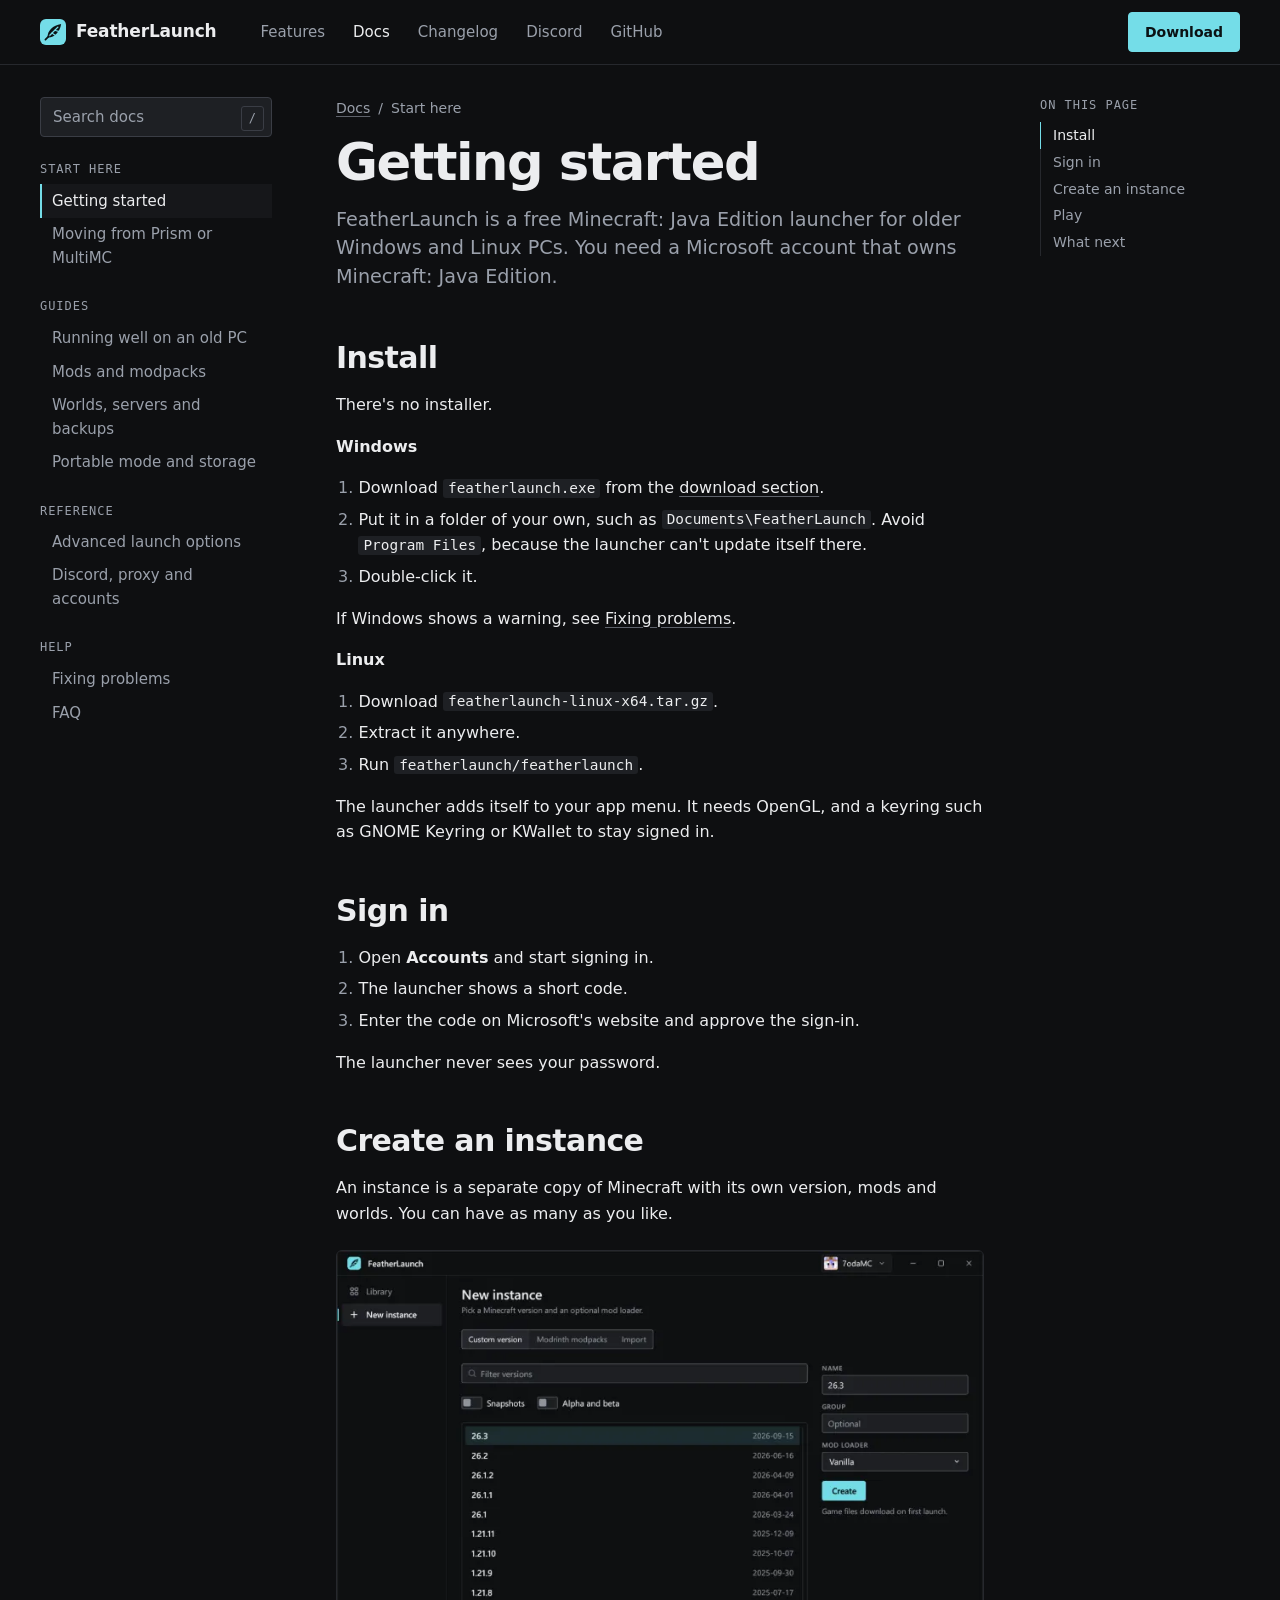
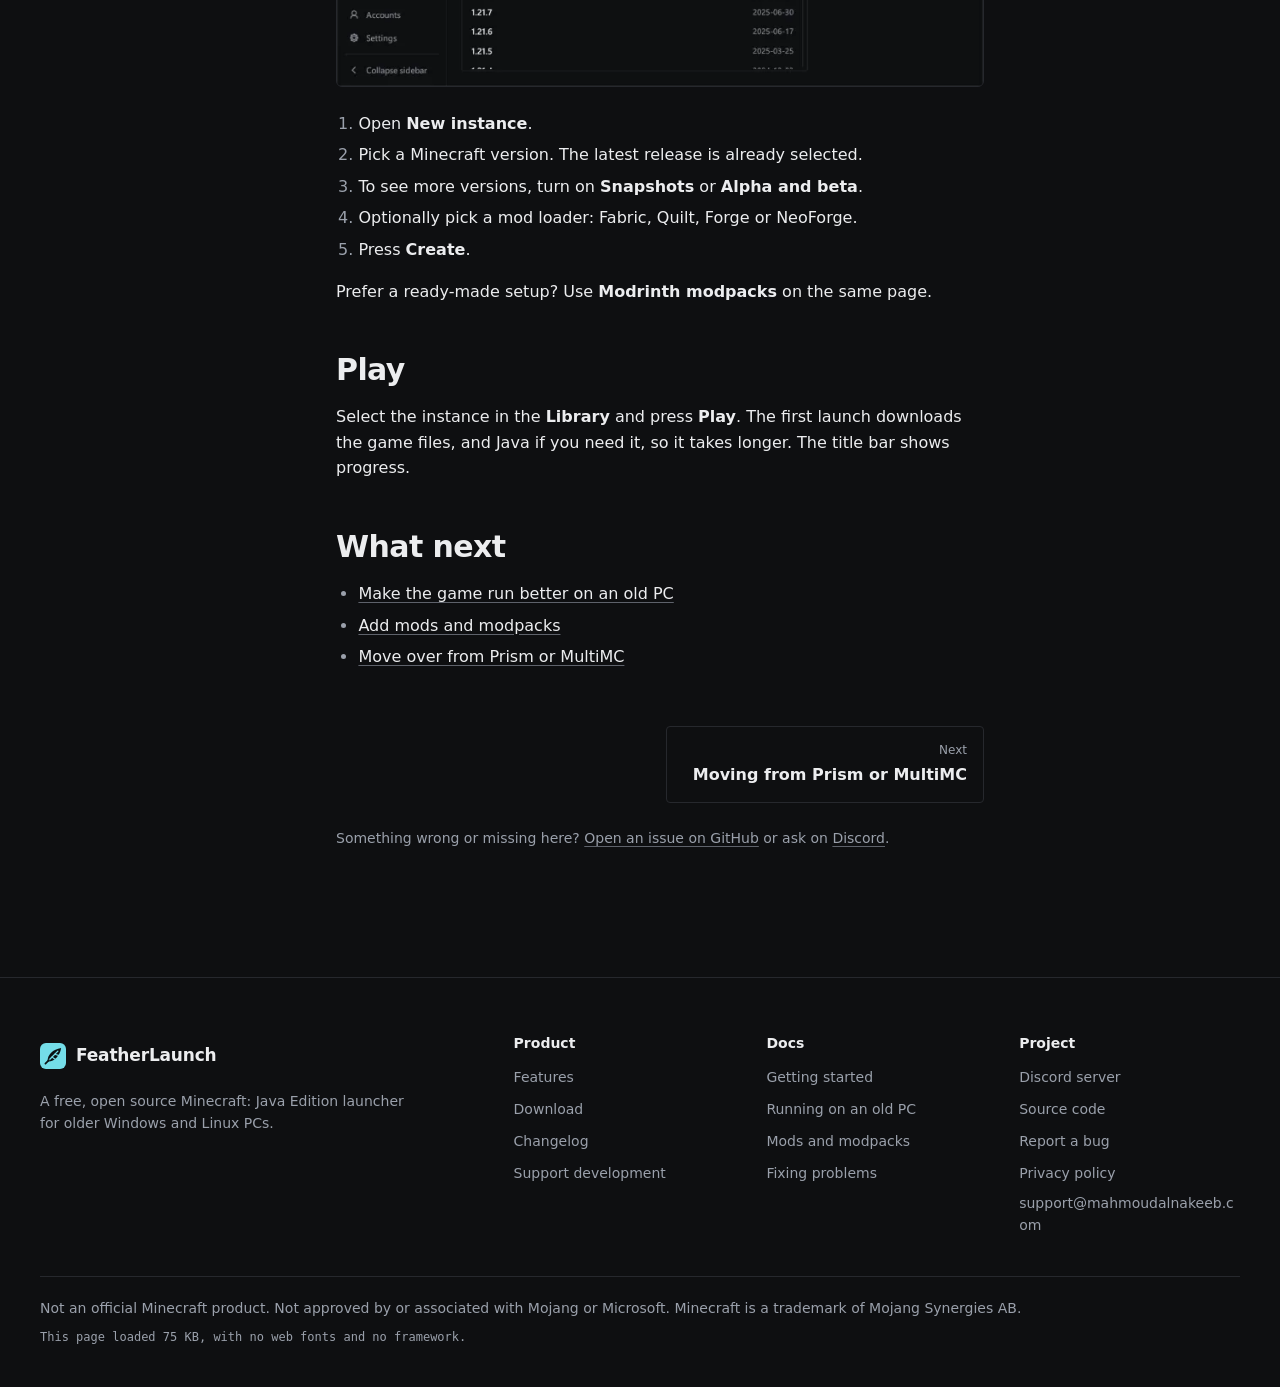
<file: docs/getting-started/index.html>
<!doctype html>
<html lang="en">
<head>
<!-- Google tag (gtag.js) -->
<script async src="https://www.googletagmanager.com/gtag/js?id=G-FELYJSYPE3"></script>
<script>
  window.dataLayer = window.dataLayer || [];
  function gtag(){dataLayer.push(arguments);}
  gtag('js', new Date());

  gtag('config', 'G-FELYJSYPE3');
</script>
<meta charset="utf-8">
<meta name="viewport" content="width=device-width, initial-scale=1">
<meta name="color-scheme" content="dark">
<meta name="theme-color" content="#0e0f11">
<title>Getting started · FeatherLaunch docs</title>
<meta name="description" content="Install FeatherLaunch on Windows or Linux, sign in with Microsoft and play your first Minecraft instance.">
<link rel="canonical" href="https://featherlaunch.mahmoudalnakeeb.com/docs/getting-started/">
<meta property="og:type" content="article">
<meta property="og:site_name" content="FeatherLaunch">
<meta property="og:locale" content="en_US">
<meta property="og:url" content="https://featherlaunch.mahmoudalnakeeb.com/docs/getting-started/">
<meta property="og:title" content="Getting started · FeatherLaunch docs">
<meta property="og:description" content="Install FeatherLaunch on Windows or Linux, sign in with Microsoft and play your first Minecraft instance.">
<meta property="og:image" content="https://featherlaunch.mahmoudalnakeeb.com/assets/img/social-9724d7353c.jpg">
<meta property="og:image:type" content="image/jpeg">
<meta property="og:image:width" content="1200">
<meta property="og:image:height" content="630">
<meta property="og:image:alt" content="FeatherLaunch, a free Minecraft launcher for older Windows and Linux PCs, showing its library window">
<meta name="twitter:card" content="summary_large_image">
<meta name="twitter:image" content="https://featherlaunch.mahmoudalnakeeb.com/assets/img/social-9724d7353c.jpg">
<meta name="twitter:image:alt" content="FeatherLaunch, a free Minecraft launcher for older Windows and Linux PCs, showing its library window">
<link rel="alternate" type="application/atom+xml" title="FeatherLaunch releases" href="https://github.com/mahmoudalnkeeb/featherlaunch/releases.atom">
<script type="application/ld+json">
{
  "@context": "https://schema.org",
  "@type": "TechArticle",
  "headline": "Getting started",
  "description": "Install FeatherLaunch on Windows or Linux, sign in with Microsoft and play your first Minecraft instance.",
  "url": "https://featherlaunch.mahmoudalnakeeb.com/docs/getting-started/",
  "dateModified": "2026-11-02",
  "image": "https://featherlaunch.mahmoudalnakeeb.com/assets/img/social-9724d7353c.jpg",
  "author": {
    "@type": "Person",
    "name": "Mahmoud Alnakeeb"
  },
  "about": {
    "@type": "SoftwareApplication",
    "name": "FeatherLaunch"
  }
}
</script>
<script type="application/ld+json">
{
  "@context": "https://schema.org",
  "@type": "BreadcrumbList",
  "itemListElement": [
    {
      "@type": "ListItem",
      "position": 1,
      "name": "Docs",
      "item": "https://featherlaunch.mahmoudalnakeeb.com/docs/"
    },
    {
      "@type": "ListItem",
      "position": 2,
      "name": "Getting started",
      "item": "https://featherlaunch.mahmoudalnakeeb.com/docs/getting-started/"
    }
  ]
}
</script>
<link rel="icon" href="/assets/brand/web/icon.svg" type="image/svg+xml">
<link rel="icon" href="/assets/brand/web/favicon-32.png" sizes="32x32" type="image/png">
<link rel="apple-touch-icon" href="/assets/brand/web/apple-touch-icon-180.png">
<link rel="manifest" href="/site.webmanifest">
<link rel="stylesheet" href="/assets/css/site.css">
<link rel="stylesheet" href="/assets/css/docs.css">
<!-- Runs before anything paints, so the buttons never swap on screen. Every other system gets Windows, as it does without scripts. The Linux build is x86-64 only, and Android also says Linux. -->
<script>if (navigator.userAgent.includes('Linux x86_64')) document.documentElement.classList.add('linux');</script>
<script src="/assets/js/site.js" defer></script>
</head>
<body>
<!-- Linux and Ko-fi logos: Simple Icons, CC0. -->
<svg class="sprite" aria-hidden="true">
  <symbol id="i-windows" viewBox="0 0 16 16"><path fill="currentColor" d="M1.5 3.1l5.5-.8v5.3H1.5zM8 2.2l6.5-.9v6.3H8zM1.5 8.6H7v5.2l-5.5-.8zM8 8.6h6.5v6.1L8 13.8z"/></symbol>
  <symbol id="i-linux" viewBox="0 0 24 24"><path fill="currentColor" d="M12.504 0c-.155 0-.315.008-.48.021-4.226.333-3.105 4.807-3.17 6.298-.076 1.092-.3 1.953-1.05 3.02-.885 1.051-2.127 2.75-2.716 4.521-.278.832-.41 1.684-.287 2.489a.424.424 0 00-.11.135c-.26.268-.45.6-.663.839-.199.199-.485.267-.797.4-.313.136-.658.269-.864.68-.09.189-.136.394-.132.602 0 .199.027.4.055.536.058.399.116.728.04.97-.249.68-.28 1.145-.106 1.484.174.334.535.47.94.601.81.2 1.91.135 2.774.6.926.466 1.866.67 2.616.47.526-.116.97-.464 1.208-.946.587-.003 1.23-.269 2.26-.334.699-.058 1.574.267 2.577.2.025.134.063.198.114.333l.003.003c.391.778 1.113 1.132 1.884 1.071.771-.06 1.592-.536 2.257-1.306.631-.765 1.683-1.084 2.378-1.503.348-.199.629-.469.649-.853.023-.4-.2-.811-.714-1.376v-.097l-.003-.003c-.17-.2-.25-.535-.338-.926-.085-.401-.182-.786-.492-1.046h-.003c-.059-.054-.123-.067-.188-.135a.357.357 0 00-.19-.064c.431-1.278.264-2.55-.173-3.694-.533-1.41-1.465-2.638-2.175-3.483-.796-1.005-1.576-1.957-1.56-3.368.026-2.152.236-6.133-3.544-6.139zm.529 3.405h.013c.213 0 .396.062.584.198.19.135.33.332.438.533.105.259.158.459.166.724 0-.02.006-.04.006-.06v.105a.086.086 0 01-.004-.021l-.004-.024a1.807 1.807 0 01-.15.706.953.953 0 01-.213.335.71.71 0 00-.088-.042c-.104-.045-.198-.064-.284-.133a1.312 1.312 0 00-.22-.066c.05-.06.146-.133.183-.198.053-.128.082-.264.088-.402v-.02a1.21 1.21 0 00-.061-.4c-.045-.134-.101-.2-.183-.333-.084-.066-.167-.132-.267-.132h-.016c-.093 0-.176.03-.262.132a.8.8 0 00-.205.334 1.18 1.18 0 00-.09.4v.019c.002.089.008.179.02.267-.193-.067-.438-.135-.607-.202a1.635 1.635 0 01-.018-.2v-.02a1.772 1.772 0 01.15-.768c.082-.22.232-.406.43-.533a.985.985 0 01.594-.2zm-2.962.059h.036c.142 0 .27.048.399.135.146.129.264.288.344.465.09.199.14.4.153.667v.004c.007.134.006.2-.002.266v.08c-.03.007-.056.018-.083.024-.152.055-.274.135-.393.2.012-.09.013-.18.003-.267v-.015c-.012-.133-.04-.2-.082-.333a.613.613 0 00-.166-.267.248.248 0 00-.183-.064h-.021c-.071.006-.13.04-.186.132a.552.552 0 00-.12.27.944.944 0 00-.023.33v.015c.012.135.037.2.08.334.046.134.098.2.166.268.01.009.02.018.034.024-.07.057-.117.07-.176.136a.304.304 0 01-.131.068 2.62 2.62 0 01-.275-.402 1.772 1.772 0 01-.155-.667 1.759 1.759 0 01.08-.668 1.43 1.43 0 01.283-.535c.128-.133.26-.2.418-.2zm1.37 1.706c.332 0 .733.065 1.216.399.293.2.523.269 1.052.468h.003c.255.136.405.266.478.399v-.131a.571.571 0 01.016.47c-.123.31-.516.643-1.063.842v.002c-.268.135-.501.333-.775.465-.276.135-.588.292-1.012.267a1.139 1.139 0 01-.448-.067 3.566 3.566 0 01-.322-.198c-.195-.135-.363-.332-.612-.465v-.005h-.005c-.4-.246-.616-.512-.686-.71-.07-.268-.005-.47.193-.6.224-.135.38-.271.483-.336.104-.074.143-.102.176-.131h.002v-.003c.169-.202.436-.47.839-.601.139-.036.294-.065.466-.065zm2.8 2.142c.358 1.417 1.196 3.475 1.735 4.473.286.534.855 1.659 1.102 3.024.156-.005.33.018.513.064.646-1.671-.546-3.467-1.089-3.966-.22-.2-.232-.335-.123-.335.59.534 1.365 1.572 1.646 2.757.13.535.16 1.104.021 1.67.067.028.135.06.205.067 1.032.534 1.413.938 1.23 1.537v-.043c-.06-.003-.12 0-.18 0h-.016c.151-.467-.182-.825-1.065-1.224-.915-.4-1.646-.336-1.77.465-.008.043-.013.066-.018.135-.068.023-.139.053-.209.064-.43.268-.662.669-.793 1.187-.13.533-.17 1.156-.205 1.869v.003c-.02.334-.17.838-.319 1.35-1.5 1.072-3.58 1.538-5.348.334a2.645 2.645 0 00-.402-.533 1.45 1.45 0 00-.275-.333c.182 0 .338-.03.465-.067a.615.615 0 00.314-.334c.108-.267 0-.697-.345-1.163-.345-.467-.931-.995-1.788-1.521-.63-.4-.986-.87-1.15-1.396-.165-.534-.143-1.085-.015-1.645.245-1.07.873-2.11 1.274-2.763.107-.065.037.135-.408.974-.396.751-1.14 2.497-.122 3.854a8.123 8.123 0 01.647-2.876c.564-1.278 1.743-3.504 1.836-5.268.048.036.217.135.289.202.218.133.38.333.59.465.21.201.477.335.876.335.039.003.075.006.11.006.412 0 .73-.134.997-.268.29-.134.52-.334.74-.4h.005c.467-.135.835-.402 1.044-.7zm2.185 8.958c.037.6.343 1.245.882 1.377.588.134 1.434-.333 1.791-.765l.211-.01c.315-.007.577.01.847.268l.003.003c.208.199.305.53.391.876.085.4.154.78.409 1.066.486.527.645.906.636 1.14l.003-.007v.018l-.003-.012c-.015.262-.185.396-.498.595-.63.401-1.746.712-2.457 1.57-.618.737-1.37 1.14-2.036 1.191-.664.053-1.237-.2-1.574-.898l-.005-.003c-.21-.4-.12-1.025.056-1.69.176-.668.428-1.344.463-1.897.037-.714.076-1.335.195-1.814.12-.465.308-.797.641-.984l.045-.022zm-10.814.049h.01c.053 0 .105.005.157.014.376.055.706.333 1.023.752l.91 1.664.003.003c.243.533.754 1.064 1.189 1.637.434.598.77 1.131.729 1.57v.006c-.057.744-.48 1.148-1.125 1.294-.645.135-1.52.002-2.395-.464-.968-.536-2.118-.469-2.857-.602-.369-.066-.61-.2-.723-.4-.11-.2-.113-.602.123-1.23v-.004l.002-.003c.117-.334.03-.752-.027-1.118-.055-.401-.083-.71.043-.94.16-.334.396-.4.69-.533.294-.135.64-.202.915-.47h.002v-.002c.256-.268.445-.601.668-.838.19-.201.38-.336.663-.336zm7.159-9.074c-.435.201-.945.535-1.488.535-.542 0-.97-.267-1.28-.466-.154-.134-.28-.268-.373-.335-.164-.134-.144-.333-.074-.333.109.016.129.134.199.2.096.066.215.2.36.333.292.2.68.467 1.167.467.485 0 1.053-.267 1.398-.466.195-.135.445-.334.648-.467.156-.136.149-.267.279-.267.128.016.034.134-.147.332a8.097 8.097 0 01-.69.468zm-1.082-1.583V5.64c-.006-.02.013-.042.029-.05.074-.043.18-.027.26.004.063 0 .16.067.15.135-.006.049-.085.066-.135.066-.055 0-.092-.043-.141-.068-.052-.018-.146-.008-.163-.065zm-.551 0c-.02.058-.113.049-.166.066-.047.025-.086.068-.14.068-.05 0-.13-.02-.136-.068-.01-.066.088-.133.15-.133.08-.031.184-.047.259-.005.019.009.036.03.03.05v.02h.003z"/></symbol>
  <symbol id="i-kofi" viewBox="0 0 24 24"><path fill="currentColor" d="M23.881 8.948c-.773-4.085-4.859-4.593-4.859-4.593H.723c-.604 0-.679.798-.679.798s-.082 7.324-.022 11.822c.164 2.424 2.586 2.672 2.586 2.672s8.267-.023 11.966-.049c2.438-.426 2.683-2.566 2.658-3.734 4.352.24 7.422-2.831 6.649-6.916zm-11.062 3.511c-1.246 1.453-4.011 3.976-4.011 3.976s-.121.119-.31.023c-.076-.057-.108-.09-.108-.09-.443-.441-3.368-3.049-4.034-3.954-.709-.965-1.041-2.7-.091-3.71.951-1.01 3.005-1.086 4.363.407 0 0 1.565-1.782 3.468-.963 1.904.82 1.832 3.011.723 4.311zm6.173.478c-.928.116-1.682.028-1.682.028V7.284h1.77s1.971.551 1.971 2.638c0 1.913-.985 2.667-2.059 3.015z"/></symbol>
  <symbol id="i-feather" viewBox="0 0 24 24"><path fill="currentColor" d="M7 17C6.5 11 12 5.5 19.5 4.5C18.5 11.5 13 17.5 7 17Z"/><path stroke="currentColor" stroke-width="1.6" stroke-linecap="round" d="M5 19L8.2 15.8"/></symbol>
</svg>
<a class="skip" href="#main">Skip to content</a>
<header class="bar lined">
  <div class="wrap">
    <a class="brand" href="/"><img src="/assets/brand/web/icon.svg" width="26" height="26" alt="">FeatherLaunch</a>
    <nav aria-label="Main">
      <a class="hide-sm" href="/#features">Features</a>
      <a href="/docs/" aria-current="page">Docs</a>
      <a class="hide-sm" href="/changelog/">Changelog</a>
      <a class="hide-sm" href="https://discord.gg/GPc9praqk3" rel="noopener">Discord</a>
      <a class="hide-sm" href="https://github.com/mahmoudalnkeeb/featherlaunch" rel="noopener">GitHub</a>
      <a class="btn small primary" href="/#download">Download</a>
    </nav>
  </div>
</header>

<div class="wrap docs">
    <div class="docs-side">
      <div class="search" role="search">
        <label class="sr" for="docs-search">Search the docs</label>
        <input id="docs-search" type="search" placeholder="Search docs" autocomplete="off" aria-expanded="false">
        <kbd aria-hidden="true">/</kbd>
      </div>
      <details class="docs-menu" open>
        <summary>All docs</summary>
        <nav class="docs-nav" aria-label="Docs">
          <p>Start here</p>
          <a data-doc-link href="/docs/getting-started/" aria-current="page">Getting started</a>
          <a data-doc-link href="/docs/moving-from-prism-or-multimc/">Moving from Prism or MultiMC</a>
          <p>Guides</p>
          <a data-doc-link href="/docs/old-pc-performance/">Running well on an old PC</a>
          <a data-doc-link href="/docs/mods-and-modpacks/">Mods and modpacks</a>
          <a data-doc-link href="/docs/worlds-servers-backups/">Worlds, servers and backups</a>
          <a data-doc-link href="/docs/portable-and-storage/">Portable mode and storage</a>
          <p>Reference</p>
          <a data-doc-link href="/docs/advanced-launch-options/">Advanced launch options</a>
          <a data-doc-link href="/docs/discord-proxy-accounts/">Discord, proxy and accounts</a>
          <p>Help</p>
          <a data-doc-link href="/docs/fixing-problems/">Fixing problems</a>
          <a data-doc-link href="/docs/faq/">FAQ</a>
        </nav>
      </details>
      <script>if (innerWidth <= 860) document.querySelector('.docs-menu').open = false;</script>
    </div>
    <main id="main" class="docs-main">
      <nav class="crumbs" aria-label="Breadcrumb"><a href="/docs/">Docs</a><span aria-hidden="true">/</span><span>Start here</span></nav>
      <h1>Getting started</h1>
      <p class="lead docs-intro">FeatherLaunch is a free Minecraft: Java Edition launcher for older Windows and Linux PCs. You need a Microsoft account that owns Minecraft: Java Edition.</p>
      <div class="prose">
<h2 id="install">Install<a class="anchor" href="#install" aria-label="Link to this section">#</a></h2>
<p>There's no installer.</p>
<p><strong>Windows</strong></p>
<ol><li>Download <code>featherlaunch.exe</code> from the <a href="/#download">download section</a>.</li><li>Put it in a folder of your own, such as <code>Documents\FeatherLaunch</code>. Avoid <code>Program Files</code>, because the launcher can't update itself there.</li><li>Double-click it.</li></ol>
<p>If Windows shows a warning, see <a href="/docs/fixing-problems/#windows-warns-about-the-download">Fixing problems</a>.</p>
<p><strong>Linux</strong></p>
<ol><li>Download <code>featherlaunch-linux-x64.tar.gz</code>.</li><li>Extract it anywhere.</li><li>Run <code>featherlaunch/featherlaunch</code>.</li></ol>
<p>The launcher adds itself to your app menu. It needs OpenGL, and a keyring such as GNOME Keyring or KWallet to stay signed in.</p>
<h2 id="sign-in">Sign in<a class="anchor" href="#sign-in" aria-label="Link to this section">#</a></h2>
<ol><li>Open <strong>Accounts</strong> and start signing in.</li><li>The launcher shows a short code.</li><li>Enter the code on Microsoft's website and approve the sign-in.</li></ol>
<p>The launcher never sees your password.</p>
<h2 id="create-an-instance">Create an instance<a class="anchor" href="#create-an-instance" aria-label="Link to this section">#</a></h2>
<p>An instance is a separate copy of Minecraft with its own version, mods and worlds. You can have as many as you like.</p>
<figure><div class="window"><img src="/assets/img/app/new-1484.webp" srcset="/assets/img/app/new-760.webp 760w, /assets/img/app/new-1484.webp 1484w" sizes="(max-width: 860px) 100vw, 720px" width="1484" height="997" loading="lazy" decoding="async" alt="The New instance page: a list of Minecraft versions on the left, with name, group, mod loader and a Create button on the right"></div></figure>
<ol><li>Open <strong>New instance</strong>.</li><li>Pick a Minecraft version. The latest release is already selected.</li><li>To see more versions, turn on <strong>Snapshots</strong> or <strong>Alpha and beta</strong>.</li><li>Optionally pick a mod loader: Fabric, Quilt, Forge or NeoForge.</li><li>Press <strong>Create</strong>.</li></ol>
<p>Prefer a ready-made setup? Use <strong>Modrinth modpacks</strong> on the same page.</p>
<h2 id="play">Play<a class="anchor" href="#play" aria-label="Link to this section">#</a></h2>
<p>Select the instance in the <strong>Library</strong> and press <strong>Play</strong>. The first launch downloads the game files, and Java if you need it, so it takes longer. The title bar shows progress.</p>
<h2 id="what-next">What next<a class="anchor" href="#what-next" aria-label="Link to this section">#</a></h2>
<ul><li><a href="/docs/old-pc-performance/">Make the game run better on an old PC</a></li><li><a href="/docs/mods-and-modpacks/">Add mods and modpacks</a></li><li><a href="/docs/moving-from-prism-or-multimc/">Move over from Prism or MultiMC</a></li></ul>
      </div>
      <nav class="pager" aria-label="Next and previous pages">
        
        <a class="next" href="/docs/moving-from-prism-or-multimc/"><span>Next</span><b>Moving from Prism or MultiMC</b></a>
      </nav>
      <p class="fine docs-help">Something wrong or missing here? <a href="https://github.com/mahmoudalnkeeb/featherlaunch/issues" rel="noopener">Open an issue on GitHub</a> or ask on <a href="https://discord.gg/GPc9praqk3" rel="noopener">Discord</a>.</p>
    </main>
    <nav class="toc" aria-label="On this page"><h2>On this page</h2><a href="#install">Install</a><a href="#sign-in">Sign in</a><a href="#create-an-instance">Create an instance</a><a href="#play">Play</a><a href="#what-next">What next</a></nav>
</div>
<footer class="foot">
  <div class="wrap">
    <div class="foot-grid">
      <div>
        <a class="brand" href="/"><img src="/assets/brand/web/icon.svg" width="26" height="26" alt="">FeatherLaunch</a>
        <p class="fine foot-note">A free, open source Minecraft: Java Edition launcher for older Windows and Linux PCs.</p>
      </div>
      <div>
        <h2>Product</h2>
        <ul>
          <li><a href="/#features">Features</a></li>
          <li><a href="/#download">Download</a></li>
          <li><a href="/changelog/">Changelog</a></li>
          <li><a href="/#donate">Support development</a></li>
        </ul>
      </div>
      <div>
        <h2>Docs</h2>
        <ul>
          <li><a href="/docs/getting-started/">Getting started</a></li>
          <li><a href="/docs/old-pc-performance/">Running on an old PC</a></li>
          <li><a href="/docs/mods-and-modpacks/">Mods and modpacks</a></li>
          <li><a href="/docs/fixing-problems/">Fixing problems</a></li>
        </ul>
      </div>
      <div>
        <h2>Project</h2>
        <ul>
          <li><a href="https://discord.gg/GPc9praqk3" rel="noopener">Discord server</a></li>
          <li><a href="https://github.com/mahmoudalnkeeb/featherlaunch" rel="noopener">Source code</a></li>
          <li><a href="https://github.com/mahmoudalnkeeb/featherlaunch/issues" rel="noopener">Report a bug</a></li>
          <li><a href="/privacy.html">Privacy policy</a></li>
          <li><a href="mailto:support@mahmoudalnakeeb.com">support@mahmoudalnakeeb.com</a></li>
        </ul>
      </div>
    </div>
    <div class="foot-base fine">
      <p>Not an official Minecraft product. Not approved by or associated with Mojang or Microsoft. Minecraft is a trademark of Mojang Synergies AB.</p>
      <p id="weight"></p>
    </div>
  </div>
</footer>
<script src="/assets/js/docs.js" defer></script>
</body>
</html>
</file>
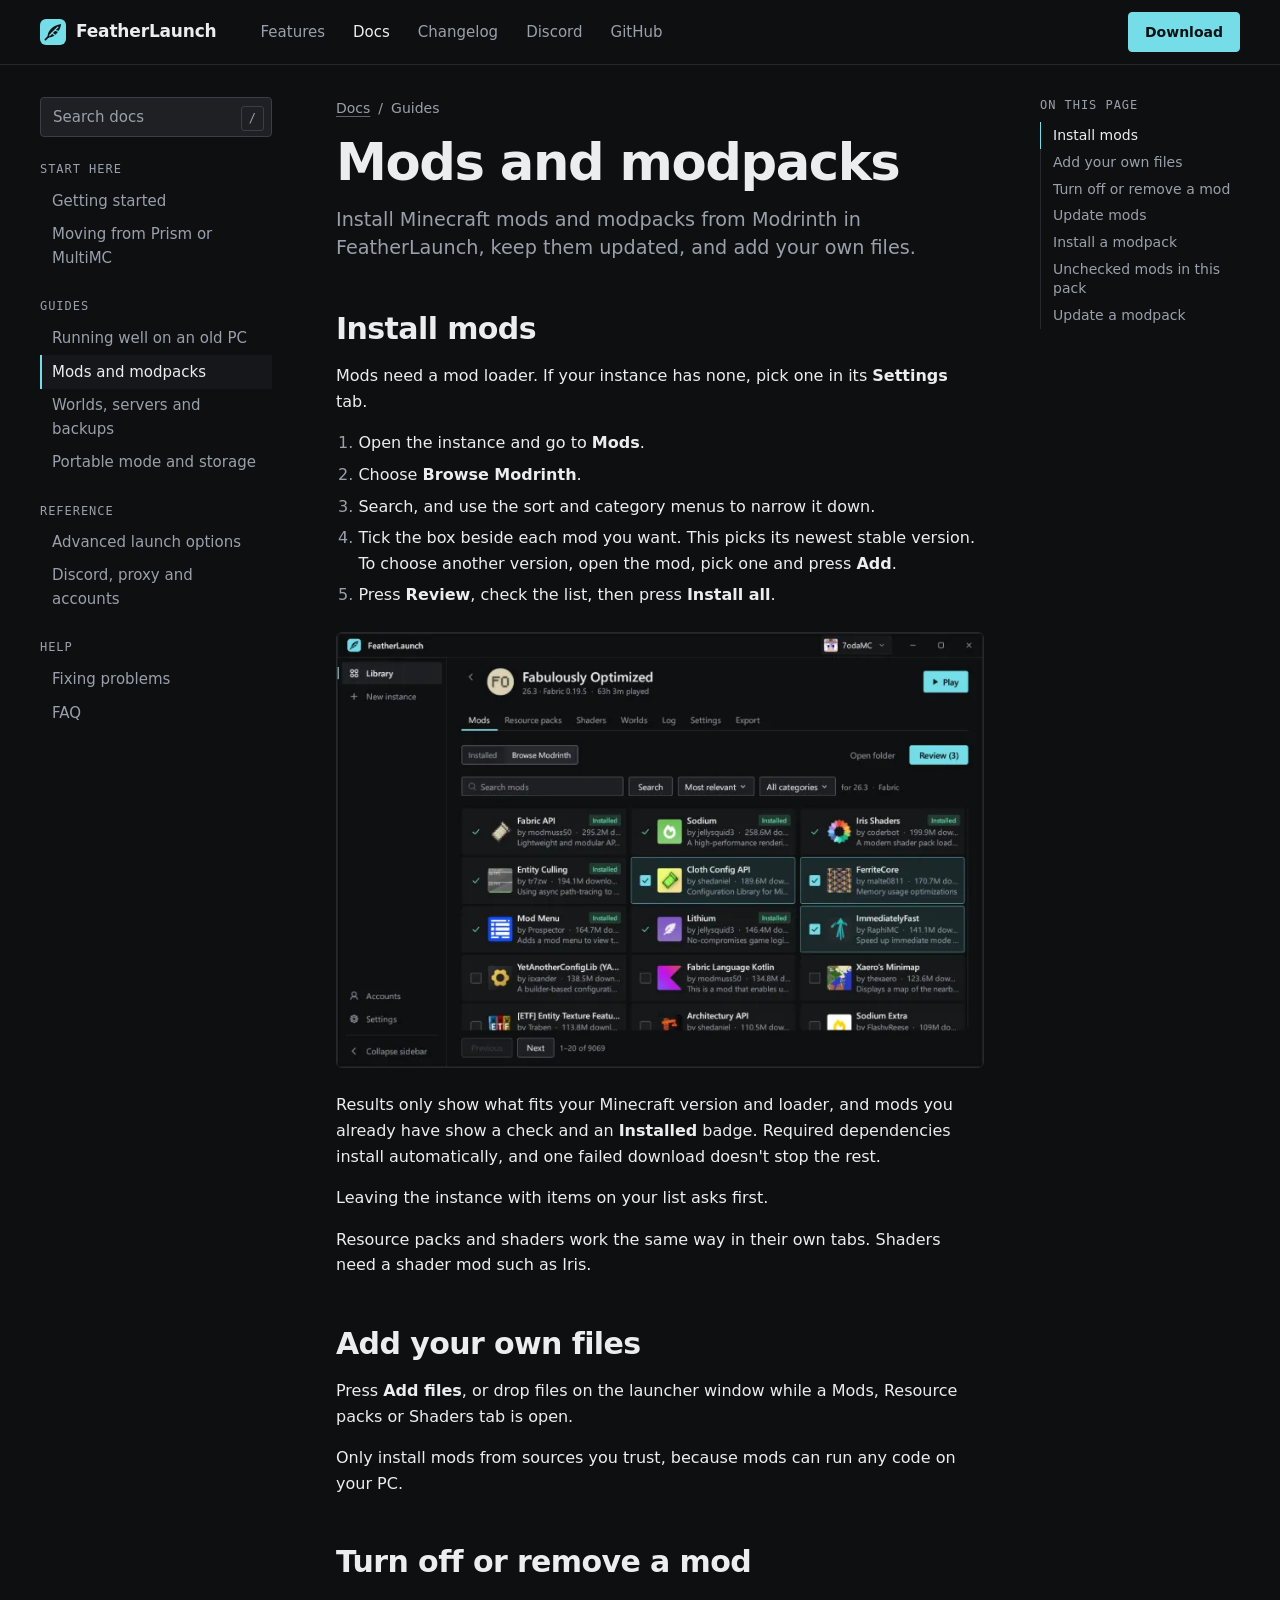
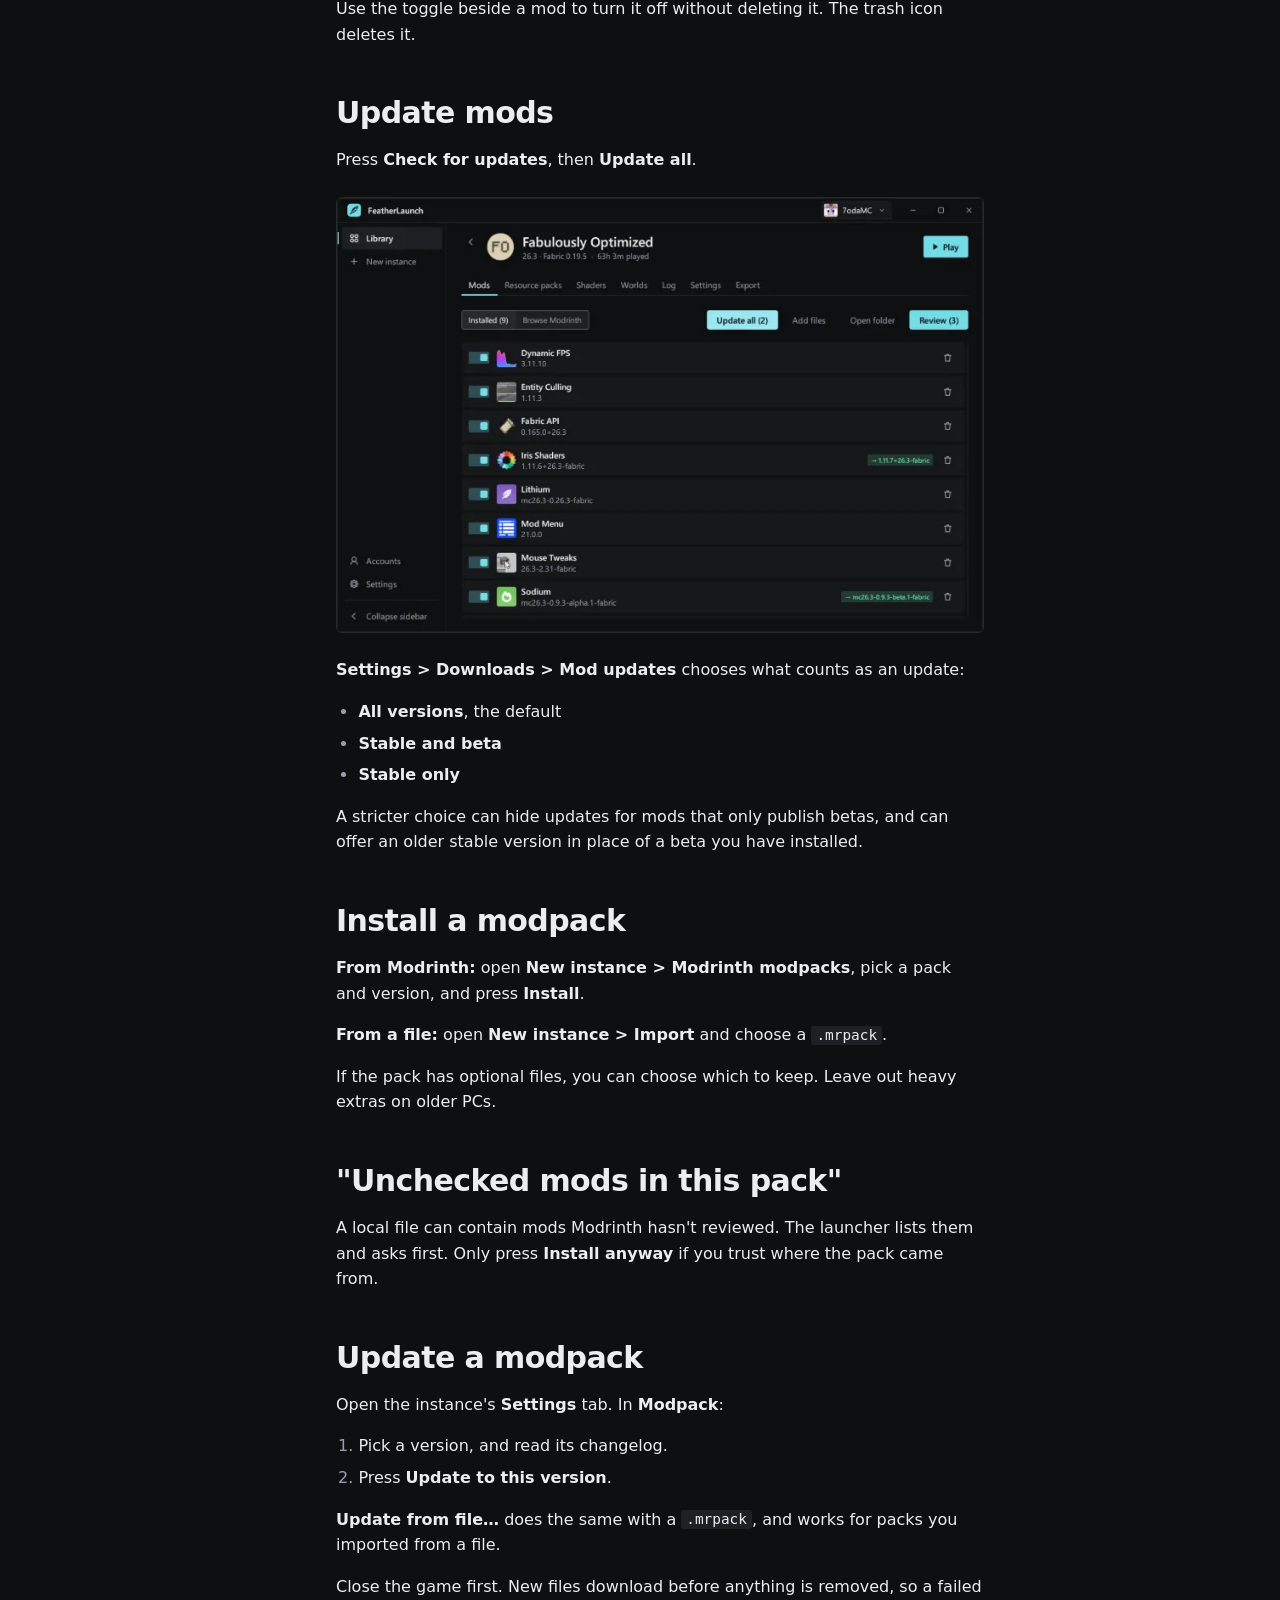
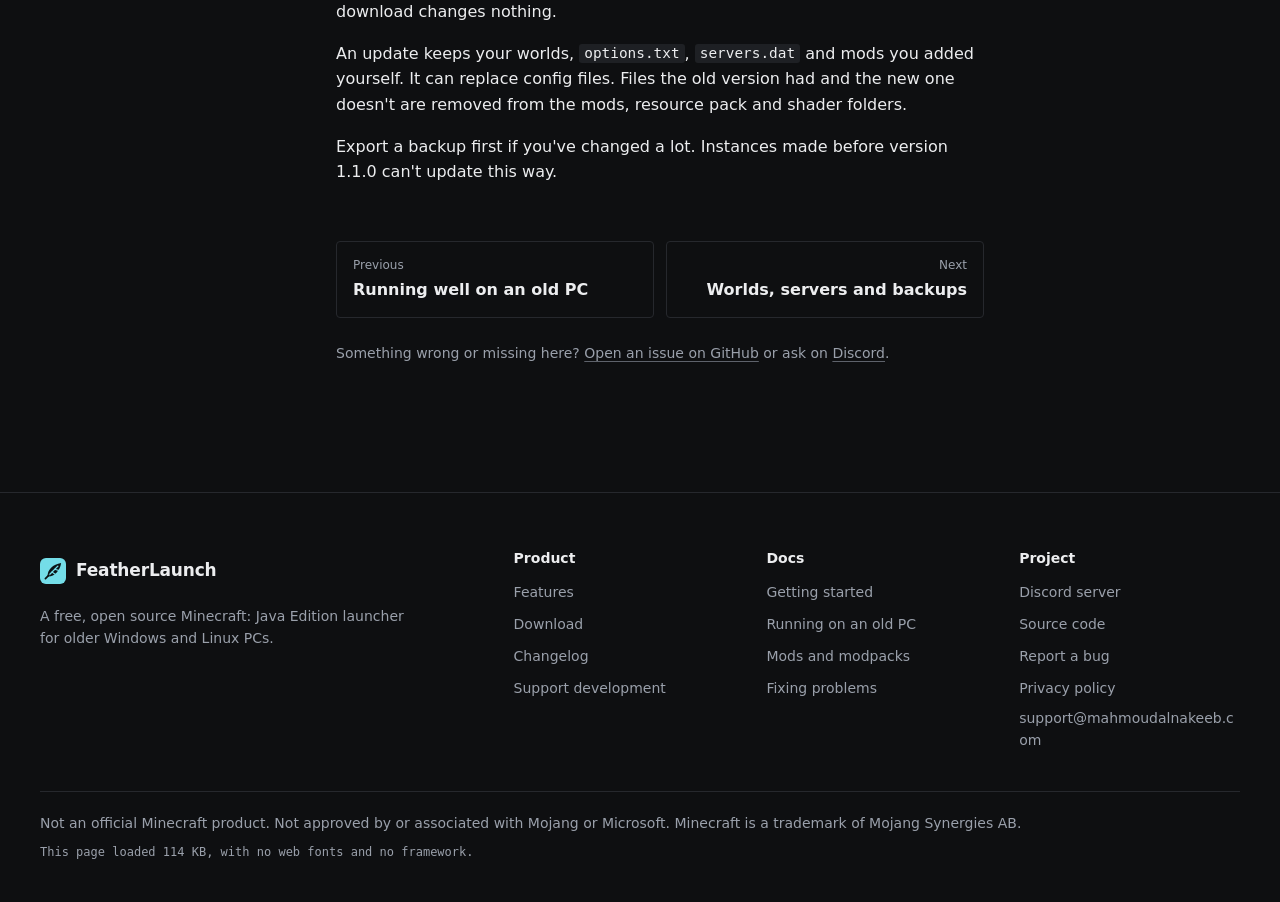
<file: docs/mods-and-modpacks/index.html>
<!doctype html>
<html lang="en">
<head>
<!-- Google tag (gtag.js) -->
<script async src="https://www.googletagmanager.com/gtag/js?id=G-FELYJSYPE3"></script>
<script>
  window.dataLayer = window.dataLayer || [];
  function gtag(){dataLayer.push(arguments);}
  gtag('js', new Date());

  gtag('config', 'G-FELYJSYPE3');
</script>
<meta charset="utf-8">
<meta name="viewport" content="width=device-width, initial-scale=1">
<meta name="color-scheme" content="dark">
<meta name="theme-color" content="#0e0f11">
<title>Mods and modpacks · FeatherLaunch docs</title>
<meta name="description" content="Install Minecraft mods and modpacks from Modrinth in FeatherLaunch, keep them updated, and add your own files.">
<link rel="canonical" href="https://featherlaunch.mahmoudalnakeeb.com/docs/mods-and-modpacks/">
<meta property="og:type" content="article">
<meta property="og:site_name" content="FeatherLaunch">
<meta property="og:locale" content="en_US">
<meta property="og:url" content="https://featherlaunch.mahmoudalnakeeb.com/docs/mods-and-modpacks/">
<meta property="og:title" content="Mods and modpacks · FeatherLaunch docs">
<meta property="og:description" content="Install Minecraft mods and modpacks from Modrinth in FeatherLaunch, keep them updated, and add your own files.">
<meta property="og:image" content="https://featherlaunch.mahmoudalnakeeb.com/assets/img/social-9724d7353c.jpg">
<meta property="og:image:type" content="image/jpeg">
<meta property="og:image:width" content="1200">
<meta property="og:image:height" content="630">
<meta property="og:image:alt" content="FeatherLaunch, a free Minecraft launcher for older Windows and Linux PCs, showing its library window">
<meta name="twitter:card" content="summary_large_image">
<meta name="twitter:image" content="https://featherlaunch.mahmoudalnakeeb.com/assets/img/social-9724d7353c.jpg">
<meta name="twitter:image:alt" content="FeatherLaunch, a free Minecraft launcher for older Windows and Linux PCs, showing its library window">
<link rel="alternate" type="application/atom+xml" title="FeatherLaunch releases" href="https://github.com/mahmoudalnkeeb/featherlaunch/releases.atom">
<script type="application/ld+json">
{
  "@context": "https://schema.org",
  "@type": "TechArticle",
  "headline": "Mods and modpacks",
  "description": "Install Minecraft mods and modpacks from Modrinth in FeatherLaunch, keep them updated, and add your own files.",
  "url": "https://featherlaunch.mahmoudalnakeeb.com/docs/mods-and-modpacks/",
  "dateModified": "2026-11-02",
  "image": "https://featherlaunch.mahmoudalnakeeb.com/assets/img/social-9724d7353c.jpg",
  "author": {
    "@type": "Person",
    "name": "Mahmoud Alnakeeb"
  },
  "about": {
    "@type": "SoftwareApplication",
    "name": "FeatherLaunch"
  }
}
</script>
<script type="application/ld+json">
{
  "@context": "https://schema.org",
  "@type": "BreadcrumbList",
  "itemListElement": [
    {
      "@type": "ListItem",
      "position": 1,
      "name": "Docs",
      "item": "https://featherlaunch.mahmoudalnakeeb.com/docs/"
    },
    {
      "@type": "ListItem",
      "position": 2,
      "name": "Mods and modpacks",
      "item": "https://featherlaunch.mahmoudalnakeeb.com/docs/mods-and-modpacks/"
    }
  ]
}
</script>
<link rel="icon" href="/assets/brand/web/icon.svg" type="image/svg+xml">
<link rel="icon" href="/assets/brand/web/favicon-32.png" sizes="32x32" type="image/png">
<link rel="apple-touch-icon" href="/assets/brand/web/apple-touch-icon-180.png">
<link rel="manifest" href="/site.webmanifest">
<link rel="stylesheet" href="/assets/css/site.css">
<link rel="stylesheet" href="/assets/css/docs.css">
<!-- Runs before anything paints, so the buttons never swap on screen. Every other system gets Windows, as it does without scripts. The Linux build is x86-64 only, and Android also says Linux. -->
<script>if (navigator.userAgent.includes('Linux x86_64')) document.documentElement.classList.add('linux');</script>
<script src="/assets/js/site.js" defer></script>
</head>
<body>
<!-- Linux and Ko-fi logos: Simple Icons, CC0. -->
<svg class="sprite" aria-hidden="true">
  <symbol id="i-windows" viewBox="0 0 16 16"><path fill="currentColor" d="M1.5 3.1l5.5-.8v5.3H1.5zM8 2.2l6.5-.9v6.3H8zM1.5 8.6H7v5.2l-5.5-.8zM8 8.6h6.5v6.1L8 13.8z"/></symbol>
  <symbol id="i-linux" viewBox="0 0 24 24"><path fill="currentColor" d="M12.504 0c-.155 0-.315.008-.48.021-4.226.333-3.105 4.807-3.17 6.298-.076 1.092-.3 1.953-1.05 3.02-.885 1.051-2.127 2.75-2.716 4.521-.278.832-.41 1.684-.287 2.489a.424.424 0 00-.11.135c-.26.268-.45.6-.663.839-.199.199-.485.267-.797.4-.313.136-.658.269-.864.68-.09.189-.136.394-.132.602 0 .199.027.4.055.536.058.399.116.728.04.97-.249.68-.28 1.145-.106 1.484.174.334.535.47.94.601.81.2 1.91.135 2.774.6.926.466 1.866.67 2.616.47.526-.116.97-.464 1.208-.946.587-.003 1.23-.269 2.26-.334.699-.058 1.574.267 2.577.2.025.134.063.198.114.333l.003.003c.391.778 1.113 1.132 1.884 1.071.771-.06 1.592-.536 2.257-1.306.631-.765 1.683-1.084 2.378-1.503.348-.199.629-.469.649-.853.023-.4-.2-.811-.714-1.376v-.097l-.003-.003c-.17-.2-.25-.535-.338-.926-.085-.401-.182-.786-.492-1.046h-.003c-.059-.054-.123-.067-.188-.135a.357.357 0 00-.19-.064c.431-1.278.264-2.55-.173-3.694-.533-1.41-1.465-2.638-2.175-3.483-.796-1.005-1.576-1.957-1.56-3.368.026-2.152.236-6.133-3.544-6.139zm.529 3.405h.013c.213 0 .396.062.584.198.19.135.33.332.438.533.105.259.158.459.166.724 0-.02.006-.04.006-.06v.105a.086.086 0 01-.004-.021l-.004-.024a1.807 1.807 0 01-.15.706.953.953 0 01-.213.335.71.71 0 00-.088-.042c-.104-.045-.198-.064-.284-.133a1.312 1.312 0 00-.22-.066c.05-.06.146-.133.183-.198.053-.128.082-.264.088-.402v-.02a1.21 1.21 0 00-.061-.4c-.045-.134-.101-.2-.183-.333-.084-.066-.167-.132-.267-.132h-.016c-.093 0-.176.03-.262.132a.8.8 0 00-.205.334 1.18 1.18 0 00-.09.4v.019c.002.089.008.179.02.267-.193-.067-.438-.135-.607-.202a1.635 1.635 0 01-.018-.2v-.02a1.772 1.772 0 01.15-.768c.082-.22.232-.406.43-.533a.985.985 0 01.594-.2zm-2.962.059h.036c.142 0 .27.048.399.135.146.129.264.288.344.465.09.199.14.4.153.667v.004c.007.134.006.2-.002.266v.08c-.03.007-.056.018-.083.024-.152.055-.274.135-.393.2.012-.09.013-.18.003-.267v-.015c-.012-.133-.04-.2-.082-.333a.613.613 0 00-.166-.267.248.248 0 00-.183-.064h-.021c-.071.006-.13.04-.186.132a.552.552 0 00-.12.27.944.944 0 00-.023.33v.015c.012.135.037.2.08.334.046.134.098.2.166.268.01.009.02.018.034.024-.07.057-.117.07-.176.136a.304.304 0 01-.131.068 2.62 2.62 0 01-.275-.402 1.772 1.772 0 01-.155-.667 1.759 1.759 0 01.08-.668 1.43 1.43 0 01.283-.535c.128-.133.26-.2.418-.2zm1.37 1.706c.332 0 .733.065 1.216.399.293.2.523.269 1.052.468h.003c.255.136.405.266.478.399v-.131a.571.571 0 01.016.47c-.123.31-.516.643-1.063.842v.002c-.268.135-.501.333-.775.465-.276.135-.588.292-1.012.267a1.139 1.139 0 01-.448-.067 3.566 3.566 0 01-.322-.198c-.195-.135-.363-.332-.612-.465v-.005h-.005c-.4-.246-.616-.512-.686-.71-.07-.268-.005-.47.193-.6.224-.135.38-.271.483-.336.104-.074.143-.102.176-.131h.002v-.003c.169-.202.436-.47.839-.601.139-.036.294-.065.466-.065zm2.8 2.142c.358 1.417 1.196 3.475 1.735 4.473.286.534.855 1.659 1.102 3.024.156-.005.33.018.513.064.646-1.671-.546-3.467-1.089-3.966-.22-.2-.232-.335-.123-.335.59.534 1.365 1.572 1.646 2.757.13.535.16 1.104.021 1.67.067.028.135.06.205.067 1.032.534 1.413.938 1.23 1.537v-.043c-.06-.003-.12 0-.18 0h-.016c.151-.467-.182-.825-1.065-1.224-.915-.4-1.646-.336-1.77.465-.008.043-.013.066-.018.135-.068.023-.139.053-.209.064-.43.268-.662.669-.793 1.187-.13.533-.17 1.156-.205 1.869v.003c-.02.334-.17.838-.319 1.35-1.5 1.072-3.58 1.538-5.348.334a2.645 2.645 0 00-.402-.533 1.45 1.45 0 00-.275-.333c.182 0 .338-.03.465-.067a.615.615 0 00.314-.334c.108-.267 0-.697-.345-1.163-.345-.467-.931-.995-1.788-1.521-.63-.4-.986-.87-1.15-1.396-.165-.534-.143-1.085-.015-1.645.245-1.07.873-2.11 1.274-2.763.107-.065.037.135-.408.974-.396.751-1.14 2.497-.122 3.854a8.123 8.123 0 01.647-2.876c.564-1.278 1.743-3.504 1.836-5.268.048.036.217.135.289.202.218.133.38.333.59.465.21.201.477.335.876.335.039.003.075.006.11.006.412 0 .73-.134.997-.268.29-.134.52-.334.74-.4h.005c.467-.135.835-.402 1.044-.7zm2.185 8.958c.037.6.343 1.245.882 1.377.588.134 1.434-.333 1.791-.765l.211-.01c.315-.007.577.01.847.268l.003.003c.208.199.305.53.391.876.085.4.154.78.409 1.066.486.527.645.906.636 1.14l.003-.007v.018l-.003-.012c-.015.262-.185.396-.498.595-.63.401-1.746.712-2.457 1.57-.618.737-1.37 1.14-2.036 1.191-.664.053-1.237-.2-1.574-.898l-.005-.003c-.21-.4-.12-1.025.056-1.69.176-.668.428-1.344.463-1.897.037-.714.076-1.335.195-1.814.12-.465.308-.797.641-.984l.045-.022zm-10.814.049h.01c.053 0 .105.005.157.014.376.055.706.333 1.023.752l.91 1.664.003.003c.243.533.754 1.064 1.189 1.637.434.598.77 1.131.729 1.57v.006c-.057.744-.48 1.148-1.125 1.294-.645.135-1.52.002-2.395-.464-.968-.536-2.118-.469-2.857-.602-.369-.066-.61-.2-.723-.4-.11-.2-.113-.602.123-1.23v-.004l.002-.003c.117-.334.03-.752-.027-1.118-.055-.401-.083-.71.043-.94.16-.334.396-.4.69-.533.294-.135.64-.202.915-.47h.002v-.002c.256-.268.445-.601.668-.838.19-.201.38-.336.663-.336zm7.159-9.074c-.435.201-.945.535-1.488.535-.542 0-.97-.267-1.28-.466-.154-.134-.28-.268-.373-.335-.164-.134-.144-.333-.074-.333.109.016.129.134.199.2.096.066.215.2.36.333.292.2.68.467 1.167.467.485 0 1.053-.267 1.398-.466.195-.135.445-.334.648-.467.156-.136.149-.267.279-.267.128.016.034.134-.147.332a8.097 8.097 0 01-.69.468zm-1.082-1.583V5.64c-.006-.02.013-.042.029-.05.074-.043.18-.027.26.004.063 0 .16.067.15.135-.006.049-.085.066-.135.066-.055 0-.092-.043-.141-.068-.052-.018-.146-.008-.163-.065zm-.551 0c-.02.058-.113.049-.166.066-.047.025-.086.068-.14.068-.05 0-.13-.02-.136-.068-.01-.066.088-.133.15-.133.08-.031.184-.047.259-.005.019.009.036.03.03.05v.02h.003z"/></symbol>
  <symbol id="i-kofi" viewBox="0 0 24 24"><path fill="currentColor" d="M23.881 8.948c-.773-4.085-4.859-4.593-4.859-4.593H.723c-.604 0-.679.798-.679.798s-.082 7.324-.022 11.822c.164 2.424 2.586 2.672 2.586 2.672s8.267-.023 11.966-.049c2.438-.426 2.683-2.566 2.658-3.734 4.352.24 7.422-2.831 6.649-6.916zm-11.062 3.511c-1.246 1.453-4.011 3.976-4.011 3.976s-.121.119-.31.023c-.076-.057-.108-.09-.108-.09-.443-.441-3.368-3.049-4.034-3.954-.709-.965-1.041-2.7-.091-3.71.951-1.01 3.005-1.086 4.363.407 0 0 1.565-1.782 3.468-.963 1.904.82 1.832 3.011.723 4.311zm6.173.478c-.928.116-1.682.028-1.682.028V7.284h1.77s1.971.551 1.971 2.638c0 1.913-.985 2.667-2.059 3.015z"/></symbol>
  <symbol id="i-feather" viewBox="0 0 24 24"><path fill="currentColor" d="M7 17C6.5 11 12 5.5 19.5 4.5C18.5 11.5 13 17.5 7 17Z"/><path stroke="currentColor" stroke-width="1.6" stroke-linecap="round" d="M5 19L8.2 15.8"/></symbol>
</svg>
<a class="skip" href="#main">Skip to content</a>
<header class="bar lined">
  <div class="wrap">
    <a class="brand" href="/"><img src="/assets/brand/web/icon.svg" width="26" height="26" alt="">FeatherLaunch</a>
    <nav aria-label="Main">
      <a class="hide-sm" href="/#features">Features</a>
      <a href="/docs/" aria-current="page">Docs</a>
      <a class="hide-sm" href="/changelog/">Changelog</a>
      <a class="hide-sm" href="https://discord.gg/GPc9praqk3" rel="noopener">Discord</a>
      <a class="hide-sm" href="https://github.com/mahmoudalnkeeb/featherlaunch" rel="noopener">GitHub</a>
      <a class="btn small primary" href="/#download">Download</a>
    </nav>
  </div>
</header>

<div class="wrap docs">
    <div class="docs-side">
      <div class="search" role="search">
        <label class="sr" for="docs-search">Search the docs</label>
        <input id="docs-search" type="search" placeholder="Search docs" autocomplete="off" aria-expanded="false">
        <kbd aria-hidden="true">/</kbd>
      </div>
      <details class="docs-menu" open>
        <summary>All docs</summary>
        <nav class="docs-nav" aria-label="Docs">
          <p>Start here</p>
          <a data-doc-link href="/docs/getting-started/">Getting started</a>
          <a data-doc-link href="/docs/moving-from-prism-or-multimc/">Moving from Prism or MultiMC</a>
          <p>Guides</p>
          <a data-doc-link href="/docs/old-pc-performance/">Running well on an old PC</a>
          <a data-doc-link href="/docs/mods-and-modpacks/" aria-current="page">Mods and modpacks</a>
          <a data-doc-link href="/docs/worlds-servers-backups/">Worlds, servers and backups</a>
          <a data-doc-link href="/docs/portable-and-storage/">Portable mode and storage</a>
          <p>Reference</p>
          <a data-doc-link href="/docs/advanced-launch-options/">Advanced launch options</a>
          <a data-doc-link href="/docs/discord-proxy-accounts/">Discord, proxy and accounts</a>
          <p>Help</p>
          <a data-doc-link href="/docs/fixing-problems/">Fixing problems</a>
          <a data-doc-link href="/docs/faq/">FAQ</a>
        </nav>
      </details>
      <script>if (innerWidth <= 860) document.querySelector('.docs-menu').open = false;</script>
    </div>
    <main id="main" class="docs-main">
      <nav class="crumbs" aria-label="Breadcrumb"><a href="/docs/">Docs</a><span aria-hidden="true">/</span><span>Guides</span></nav>
      <h1>Mods and modpacks</h1>
      <p class="lead docs-intro">Install Minecraft mods and modpacks from Modrinth in FeatherLaunch, keep them updated, and add your own files.</p>
      <div class="prose">
<h2 id="install-mods">Install mods<a class="anchor" href="#install-mods" aria-label="Link to this section">#</a></h2>
<p>Mods need a mod loader. If your instance has none, pick one in its <strong>Settings</strong> tab.</p>
<ol><li>Open the instance and go to <strong>Mods</strong>.</li><li>Choose <strong>Browse Modrinth</strong>.</li><li>Search, and use the sort and category menus to narrow it down.</li><li>Tick the box beside each mod you want. This picks its newest stable version. To choose another version, open the mod, pick one and press <strong>Add</strong>.</li><li>Press <strong>Review</strong>, check the list, then press <strong>Install all</strong>.</li></ol>
<figure><div class="window"><img src="/assets/img/app/browse-1484.webp" srcset="/assets/img/app/browse-760.webp 760w, /assets/img/app/browse-1484.webp 1484w" sizes="(max-width: 860px) 100vw, 720px" width="1484" height="997" loading="lazy" decoding="async" alt="Browsing Modrinth: a grid of mods with Installed badges on six of them, ticked boxes on three, and a Review button showing 3"></div></figure>
<p>Results only show what fits your Minecraft version and loader, and mods you already have show a check and an <strong>Installed</strong> badge. Required dependencies install automatically, and one failed download doesn't stop the rest.</p>
<p>Leaving the instance with items on your list asks first.</p>
<p>Resource packs and shaders work the same way in their own tabs. Shaders need a shader mod such as Iris.</p>
<h2 id="add-your-own-files">Add your own files<a class="anchor" href="#add-your-own-files" aria-label="Link to this section">#</a></h2>
<p>Press <strong>Add files</strong>, or drop files on the launcher window while a Mods, Resource packs or Shaders tab is open.</p>
<p>Only install mods from sources you trust, because mods can run any code on your PC.</p>
<h2 id="turn-off-or-remove-a-mod">Turn off or remove a mod<a class="anchor" href="#turn-off-or-remove-a-mod" aria-label="Link to this section">#</a></h2>
<p>Use the toggle beside a mod to turn it off without deleting it. The trash icon deletes it.</p>
<h2 id="update-mods">Update mods<a class="anchor" href="#update-mods" aria-label="Link to this section">#</a></h2>
<p>Press <strong>Check for updates</strong>, then <strong>Update all</strong>.</p>
<figure><div class="window"><img src="/assets/img/app/updates-1484.webp" srcset="/assets/img/app/updates-760.webp 760w, /assets/img/app/updates-1484.webp 1484w" sizes="(max-width: 860px) 100vw, 720px" width="1484" height="997" loading="lazy" decoding="async" alt="The Mods tab with new versions shown beside Iris Shaders and Sodium, and an Update all button showing 2"></div></figure>
<p><strong>Settings &gt; Downloads &gt; Mod updates</strong> chooses what counts as an update:</p>
<ul><li><strong>All versions</strong>, the default</li><li><strong>Stable and beta</strong></li><li><strong>Stable only</strong></li></ul>
<p>A stricter choice can hide updates for mods that only publish betas, and can offer an older stable version in place of a beta you have installed.</p>
<h2 id="install-a-modpack">Install a modpack<a class="anchor" href="#install-a-modpack" aria-label="Link to this section">#</a></h2>
<p><strong>From Modrinth:</strong> open <strong>New instance &gt; Modrinth modpacks</strong>, pick a pack and version, and press <strong>Install</strong>.</p>
<p><strong>From a file:</strong> open <strong>New instance &gt; Import</strong> and choose a <code>.mrpack</code>.</p>
<p>If the pack has optional files, you can choose which to keep. Leave out heavy extras on older PCs.</p>
<h2 id="unchecked-mods-in-this-pack">"Unchecked mods in this pack"<a class="anchor" href="#unchecked-mods-in-this-pack" aria-label="Link to this section">#</a></h2>
<p>A local file can contain mods Modrinth hasn't reviewed. The launcher lists them and asks first. Only press <strong>Install anyway</strong> if you trust where the pack came from.</p>
<h2 id="update-a-modpack">Update a modpack<a class="anchor" href="#update-a-modpack" aria-label="Link to this section">#</a></h2>
<p>Open the instance's <strong>Settings</strong> tab. In <strong>Modpack</strong>:</p>
<ol><li>Pick a version, and read its changelog.</li><li>Press <strong>Update to this version</strong>.</li></ol>
<p><strong>Update from file…</strong> does the same with a <code>.mrpack</code>, and works for packs you imported from a file.</p>
<p>Close the game first. New files download before anything is removed, so a failed download changes nothing.</p>
<p>An update keeps your worlds, <code>options.txt</code>, <code>servers.dat</code> and mods you added yourself. It can replace config files. Files the old version had and the new one doesn't are removed from the mods, resource pack and shader folders.</p>
<p>Export a backup first if you've changed a lot. Instances made before version 1.1.0 can't update this way.</p>
      </div>
      <nav class="pager" aria-label="Next and previous pages">
        <a class="prev" href="/docs/old-pc-performance/"><span>Previous</span><b>Running well on an old PC</b></a>
        <a class="next" href="/docs/worlds-servers-backups/"><span>Next</span><b>Worlds, servers and backups</b></a>
      </nav>
      <p class="fine docs-help">Something wrong or missing here? <a href="https://github.com/mahmoudalnkeeb/featherlaunch/issues" rel="noopener">Open an issue on GitHub</a> or ask on <a href="https://discord.gg/GPc9praqk3" rel="noopener">Discord</a>.</p>
    </main>
    <nav class="toc" aria-label="On this page"><h2>On this page</h2><a href="#install-mods">Install mods</a><a href="#add-your-own-files">Add your own files</a><a href="#turn-off-or-remove-a-mod">Turn off or remove a mod</a><a href="#update-mods">Update mods</a><a href="#install-a-modpack">Install a modpack</a><a href="#unchecked-mods-in-this-pack">Unchecked mods in this pack</a><a href="#update-a-modpack">Update a modpack</a></nav>
</div>
<footer class="foot">
  <div class="wrap">
    <div class="foot-grid">
      <div>
        <a class="brand" href="/"><img src="/assets/brand/web/icon.svg" width="26" height="26" alt="">FeatherLaunch</a>
        <p class="fine foot-note">A free, open source Minecraft: Java Edition launcher for older Windows and Linux PCs.</p>
      </div>
      <div>
        <h2>Product</h2>
        <ul>
          <li><a href="/#features">Features</a></li>
          <li><a href="/#download">Download</a></li>
          <li><a href="/changelog/">Changelog</a></li>
          <li><a href="/#donate">Support development</a></li>
        </ul>
      </div>
      <div>
        <h2>Docs</h2>
        <ul>
          <li><a href="/docs/getting-started/">Getting started</a></li>
          <li><a href="/docs/old-pc-performance/">Running on an old PC</a></li>
          <li><a href="/docs/mods-and-modpacks/">Mods and modpacks</a></li>
          <li><a href="/docs/fixing-problems/">Fixing problems</a></li>
        </ul>
      </div>
      <div>
        <h2>Project</h2>
        <ul>
          <li><a href="https://discord.gg/GPc9praqk3" rel="noopener">Discord server</a></li>
          <li><a href="https://github.com/mahmoudalnkeeb/featherlaunch" rel="noopener">Source code</a></li>
          <li><a href="https://github.com/mahmoudalnkeeb/featherlaunch/issues" rel="noopener">Report a bug</a></li>
          <li><a href="/privacy.html">Privacy policy</a></li>
          <li><a href="mailto:support@mahmoudalnakeeb.com">support@mahmoudalnakeeb.com</a></li>
        </ul>
      </div>
    </div>
    <div class="foot-base fine">
      <p>Not an official Minecraft product. Not approved by or associated with Mojang or Microsoft. Minecraft is a trademark of Mojang Synergies AB.</p>
      <p id="weight"></p>
    </div>
  </div>
</footer>
<script src="/assets/js/docs.js" defer></script>
</body>
</html>
</file>
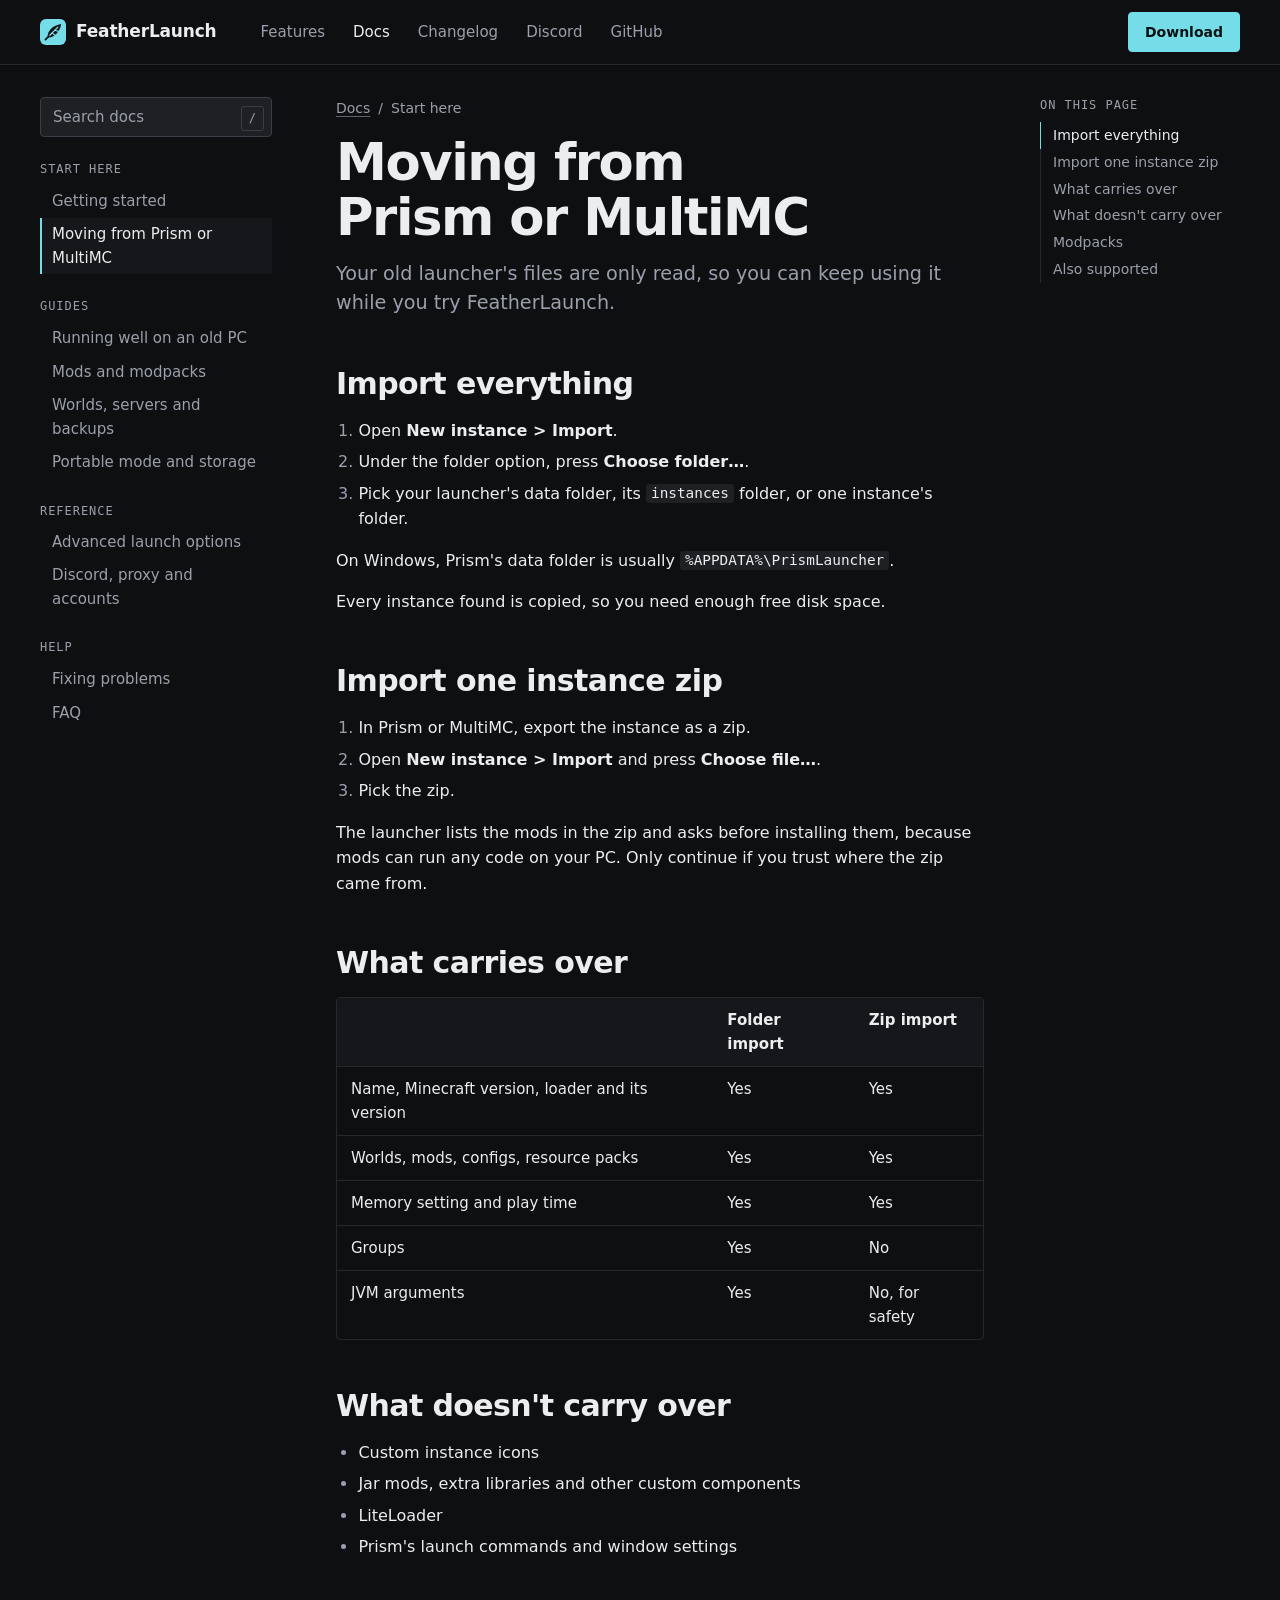
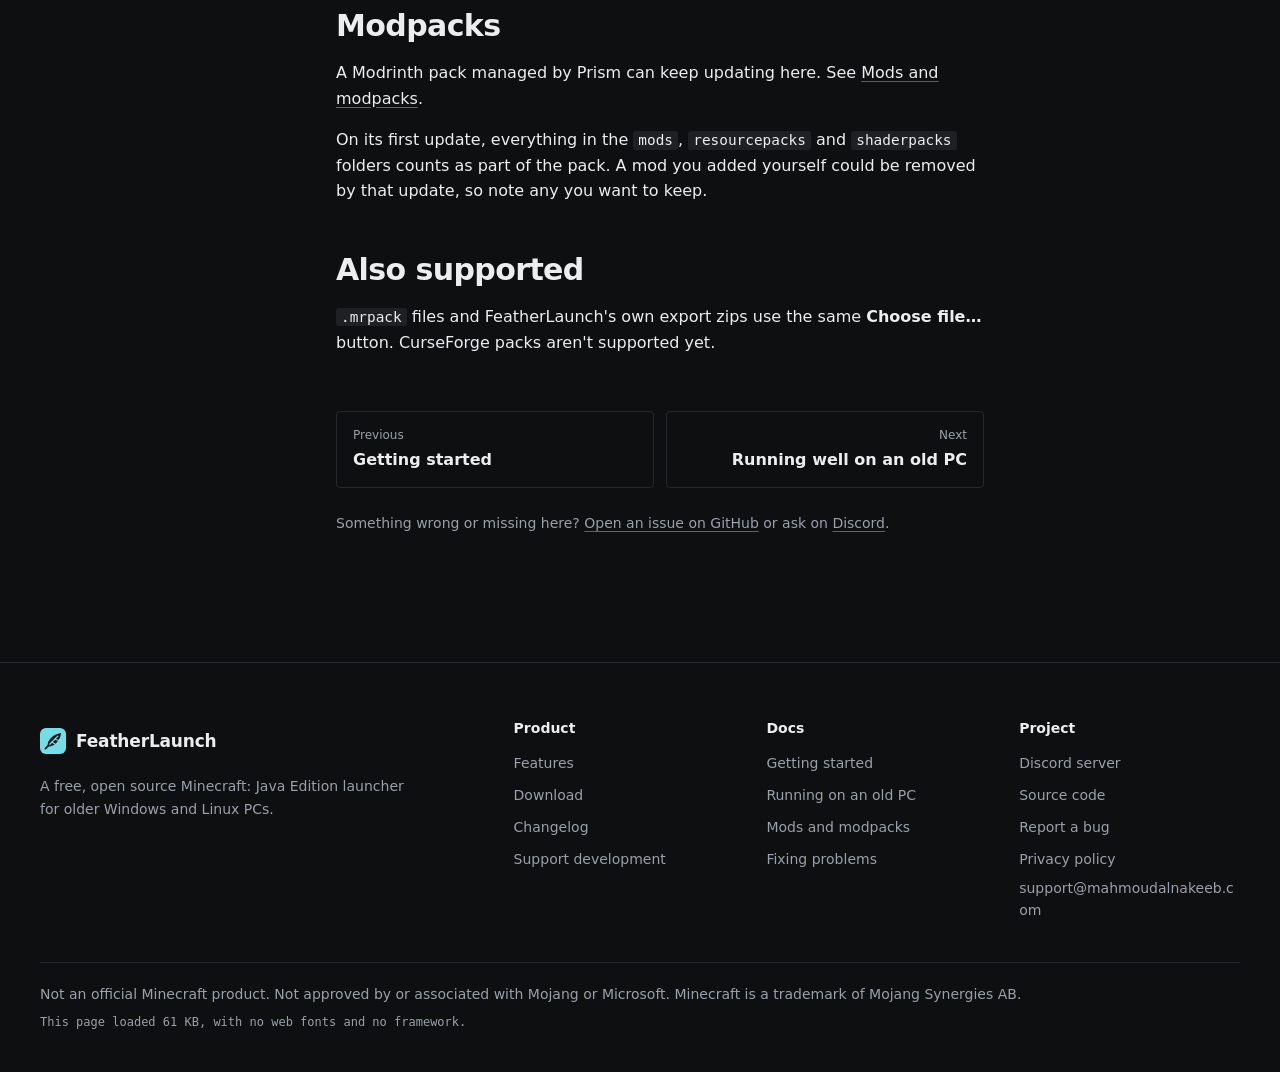
<file: docs/moving-from-prism-or-multimc/index.html>
<!doctype html>
<html lang="en">
<head>
<!-- Google tag (gtag.js) -->
<script async src="https://www.googletagmanager.com/gtag/js?id=G-FELYJSYPE3"></script>
<script>
  window.dataLayer = window.dataLayer || [];
  function gtag(){dataLayer.push(arguments);}
  gtag('js', new Date());

  gtag('config', 'G-FELYJSYPE3');
</script>
<meta charset="utf-8">
<meta name="viewport" content="width=device-width, initial-scale=1">
<meta name="color-scheme" content="dark">
<meta name="theme-color" content="#0e0f11">
<title>Moving from Prism or MultiMC · FeatherLaunch docs</title>
<meta name="description" content="Import instances from Prism Launcher or MultiMC into FeatherLaunch, with what carries over and what does not.">
<link rel="canonical" href="https://featherlaunch.mahmoudalnakeeb.com/docs/moving-from-prism-or-multimc/">
<meta property="og:type" content="article">
<meta property="og:site_name" content="FeatherLaunch">
<meta property="og:locale" content="en_US">
<meta property="og:url" content="https://featherlaunch.mahmoudalnakeeb.com/docs/moving-from-prism-or-multimc/">
<meta property="og:title" content="Moving from Prism or MultiMC · FeatherLaunch docs">
<meta property="og:description" content="Import instances from Prism Launcher or MultiMC into FeatherLaunch, with what carries over and what does not.">
<meta property="og:image" content="https://featherlaunch.mahmoudalnakeeb.com/assets/img/social-9724d7353c.jpg">
<meta property="og:image:type" content="image/jpeg">
<meta property="og:image:width" content="1200">
<meta property="og:image:height" content="630">
<meta property="og:image:alt" content="FeatherLaunch, a free Minecraft launcher for older Windows and Linux PCs, showing its library window">
<meta name="twitter:card" content="summary_large_image">
<meta name="twitter:image" content="https://featherlaunch.mahmoudalnakeeb.com/assets/img/social-9724d7353c.jpg">
<meta name="twitter:image:alt" content="FeatherLaunch, a free Minecraft launcher for older Windows and Linux PCs, showing its library window">
<link rel="alternate" type="application/atom+xml" title="FeatherLaunch releases" href="https://github.com/mahmoudalnkeeb/featherlaunch/releases.atom">
<script type="application/ld+json">
{
  "@context": "https://schema.org",
  "@type": "TechArticle",
  "headline": "Moving from Prism or MultiMC",
  "description": "Import instances from Prism Launcher or MultiMC into FeatherLaunch, with what carries over and what does not.",
  "url": "https://featherlaunch.mahmoudalnakeeb.com/docs/moving-from-prism-or-multimc/",
  "dateModified": "2026-11-02",
  "image": "https://featherlaunch.mahmoudalnakeeb.com/assets/img/social-9724d7353c.jpg",
  "author": {
    "@type": "Person",
    "name": "Mahmoud Alnakeeb"
  },
  "about": {
    "@type": "SoftwareApplication",
    "name": "FeatherLaunch"
  }
}
</script>
<script type="application/ld+json">
{
  "@context": "https://schema.org",
  "@type": "BreadcrumbList",
  "itemListElement": [
    {
      "@type": "ListItem",
      "position": 1,
      "name": "Docs",
      "item": "https://featherlaunch.mahmoudalnakeeb.com/docs/"
    },
    {
      "@type": "ListItem",
      "position": 2,
      "name": "Moving from Prism or MultiMC",
      "item": "https://featherlaunch.mahmoudalnakeeb.com/docs/moving-from-prism-or-multimc/"
    }
  ]
}
</script>
<link rel="icon" href="/assets/brand/web/icon.svg" type="image/svg+xml">
<link rel="icon" href="/assets/brand/web/favicon-32.png" sizes="32x32" type="image/png">
<link rel="apple-touch-icon" href="/assets/brand/web/apple-touch-icon-180.png">
<link rel="manifest" href="/site.webmanifest">
<link rel="stylesheet" href="/assets/css/site.css">
<link rel="stylesheet" href="/assets/css/docs.css">
<!-- Runs before anything paints, so the buttons never swap on screen. Every other system gets Windows, as it does without scripts. The Linux build is x86-64 only, and Android also says Linux. -->
<script>if (navigator.userAgent.includes('Linux x86_64')) document.documentElement.classList.add('linux');</script>
<script src="/assets/js/site.js" defer></script>
</head>
<body>
<!-- Linux and Ko-fi logos: Simple Icons, CC0. -->
<svg class="sprite" aria-hidden="true">
  <symbol id="i-windows" viewBox="0 0 16 16"><path fill="currentColor" d="M1.5 3.1l5.5-.8v5.3H1.5zM8 2.2l6.5-.9v6.3H8zM1.5 8.6H7v5.2l-5.5-.8zM8 8.6h6.5v6.1L8 13.8z"/></symbol>
  <symbol id="i-linux" viewBox="0 0 24 24"><path fill="currentColor" d="M12.504 0c-.155 0-.315.008-.48.021-4.226.333-3.105 4.807-3.17 6.298-.076 1.092-.3 1.953-1.05 3.02-.885 1.051-2.127 2.75-2.716 4.521-.278.832-.41 1.684-.287 2.489a.424.424 0 00-.11.135c-.26.268-.45.6-.663.839-.199.199-.485.267-.797.4-.313.136-.658.269-.864.68-.09.189-.136.394-.132.602 0 .199.027.4.055.536.058.399.116.728.04.97-.249.68-.28 1.145-.106 1.484.174.334.535.47.94.601.81.2 1.91.135 2.774.6.926.466 1.866.67 2.616.47.526-.116.97-.464 1.208-.946.587-.003 1.23-.269 2.26-.334.699-.058 1.574.267 2.577.2.025.134.063.198.114.333l.003.003c.391.778 1.113 1.132 1.884 1.071.771-.06 1.592-.536 2.257-1.306.631-.765 1.683-1.084 2.378-1.503.348-.199.629-.469.649-.853.023-.4-.2-.811-.714-1.376v-.097l-.003-.003c-.17-.2-.25-.535-.338-.926-.085-.401-.182-.786-.492-1.046h-.003c-.059-.054-.123-.067-.188-.135a.357.357 0 00-.19-.064c.431-1.278.264-2.55-.173-3.694-.533-1.41-1.465-2.638-2.175-3.483-.796-1.005-1.576-1.957-1.56-3.368.026-2.152.236-6.133-3.544-6.139zm.529 3.405h.013c.213 0 .396.062.584.198.19.135.33.332.438.533.105.259.158.459.166.724 0-.02.006-.04.006-.06v.105a.086.086 0 01-.004-.021l-.004-.024a1.807 1.807 0 01-.15.706.953.953 0 01-.213.335.71.71 0 00-.088-.042c-.104-.045-.198-.064-.284-.133a1.312 1.312 0 00-.22-.066c.05-.06.146-.133.183-.198.053-.128.082-.264.088-.402v-.02a1.21 1.21 0 00-.061-.4c-.045-.134-.101-.2-.183-.333-.084-.066-.167-.132-.267-.132h-.016c-.093 0-.176.03-.262.132a.8.8 0 00-.205.334 1.18 1.18 0 00-.09.4v.019c.002.089.008.179.02.267-.193-.067-.438-.135-.607-.202a1.635 1.635 0 01-.018-.2v-.02a1.772 1.772 0 01.15-.768c.082-.22.232-.406.43-.533a.985.985 0 01.594-.2zm-2.962.059h.036c.142 0 .27.048.399.135.146.129.264.288.344.465.09.199.14.4.153.667v.004c.007.134.006.2-.002.266v.08c-.03.007-.056.018-.083.024-.152.055-.274.135-.393.2.012-.09.013-.18.003-.267v-.015c-.012-.133-.04-.2-.082-.333a.613.613 0 00-.166-.267.248.248 0 00-.183-.064h-.021c-.071.006-.13.04-.186.132a.552.552 0 00-.12.27.944.944 0 00-.023.33v.015c.012.135.037.2.08.334.046.134.098.2.166.268.01.009.02.018.034.024-.07.057-.117.07-.176.136a.304.304 0 01-.131.068 2.62 2.62 0 01-.275-.402 1.772 1.772 0 01-.155-.667 1.759 1.759 0 01.08-.668 1.43 1.43 0 01.283-.535c.128-.133.26-.2.418-.2zm1.37 1.706c.332 0 .733.065 1.216.399.293.2.523.269 1.052.468h.003c.255.136.405.266.478.399v-.131a.571.571 0 01.016.47c-.123.31-.516.643-1.063.842v.002c-.268.135-.501.333-.775.465-.276.135-.588.292-1.012.267a1.139 1.139 0 01-.448-.067 3.566 3.566 0 01-.322-.198c-.195-.135-.363-.332-.612-.465v-.005h-.005c-.4-.246-.616-.512-.686-.71-.07-.268-.005-.47.193-.6.224-.135.38-.271.483-.336.104-.074.143-.102.176-.131h.002v-.003c.169-.202.436-.47.839-.601.139-.036.294-.065.466-.065zm2.8 2.142c.358 1.417 1.196 3.475 1.735 4.473.286.534.855 1.659 1.102 3.024.156-.005.33.018.513.064.646-1.671-.546-3.467-1.089-3.966-.22-.2-.232-.335-.123-.335.59.534 1.365 1.572 1.646 2.757.13.535.16 1.104.021 1.67.067.028.135.06.205.067 1.032.534 1.413.938 1.23 1.537v-.043c-.06-.003-.12 0-.18 0h-.016c.151-.467-.182-.825-1.065-1.224-.915-.4-1.646-.336-1.77.465-.008.043-.013.066-.018.135-.068.023-.139.053-.209.064-.43.268-.662.669-.793 1.187-.13.533-.17 1.156-.205 1.869v.003c-.02.334-.17.838-.319 1.35-1.5 1.072-3.58 1.538-5.348.334a2.645 2.645 0 00-.402-.533 1.45 1.45 0 00-.275-.333c.182 0 .338-.03.465-.067a.615.615 0 00.314-.334c.108-.267 0-.697-.345-1.163-.345-.467-.931-.995-1.788-1.521-.63-.4-.986-.87-1.15-1.396-.165-.534-.143-1.085-.015-1.645.245-1.07.873-2.11 1.274-2.763.107-.065.037.135-.408.974-.396.751-1.14 2.497-.122 3.854a8.123 8.123 0 01.647-2.876c.564-1.278 1.743-3.504 1.836-5.268.048.036.217.135.289.202.218.133.38.333.59.465.21.201.477.335.876.335.039.003.075.006.11.006.412 0 .73-.134.997-.268.29-.134.52-.334.74-.4h.005c.467-.135.835-.402 1.044-.7zm2.185 8.958c.037.6.343 1.245.882 1.377.588.134 1.434-.333 1.791-.765l.211-.01c.315-.007.577.01.847.268l.003.003c.208.199.305.53.391.876.085.4.154.78.409 1.066.486.527.645.906.636 1.14l.003-.007v.018l-.003-.012c-.015.262-.185.396-.498.595-.63.401-1.746.712-2.457 1.57-.618.737-1.37 1.14-2.036 1.191-.664.053-1.237-.2-1.574-.898l-.005-.003c-.21-.4-.12-1.025.056-1.69.176-.668.428-1.344.463-1.897.037-.714.076-1.335.195-1.814.12-.465.308-.797.641-.984l.045-.022zm-10.814.049h.01c.053 0 .105.005.157.014.376.055.706.333 1.023.752l.91 1.664.003.003c.243.533.754 1.064 1.189 1.637.434.598.77 1.131.729 1.57v.006c-.057.744-.48 1.148-1.125 1.294-.645.135-1.52.002-2.395-.464-.968-.536-2.118-.469-2.857-.602-.369-.066-.61-.2-.723-.4-.11-.2-.113-.602.123-1.23v-.004l.002-.003c.117-.334.03-.752-.027-1.118-.055-.401-.083-.71.043-.94.16-.334.396-.4.69-.533.294-.135.64-.202.915-.47h.002v-.002c.256-.268.445-.601.668-.838.19-.201.38-.336.663-.336zm7.159-9.074c-.435.201-.945.535-1.488.535-.542 0-.97-.267-1.28-.466-.154-.134-.28-.268-.373-.335-.164-.134-.144-.333-.074-.333.109.016.129.134.199.2.096.066.215.2.36.333.292.2.68.467 1.167.467.485 0 1.053-.267 1.398-.466.195-.135.445-.334.648-.467.156-.136.149-.267.279-.267.128.016.034.134-.147.332a8.097 8.097 0 01-.69.468zm-1.082-1.583V5.64c-.006-.02.013-.042.029-.05.074-.043.18-.027.26.004.063 0 .16.067.15.135-.006.049-.085.066-.135.066-.055 0-.092-.043-.141-.068-.052-.018-.146-.008-.163-.065zm-.551 0c-.02.058-.113.049-.166.066-.047.025-.086.068-.14.068-.05 0-.13-.02-.136-.068-.01-.066.088-.133.15-.133.08-.031.184-.047.259-.005.019.009.036.03.03.05v.02h.003z"/></symbol>
  <symbol id="i-kofi" viewBox="0 0 24 24"><path fill="currentColor" d="M23.881 8.948c-.773-4.085-4.859-4.593-4.859-4.593H.723c-.604 0-.679.798-.679.798s-.082 7.324-.022 11.822c.164 2.424 2.586 2.672 2.586 2.672s8.267-.023 11.966-.049c2.438-.426 2.683-2.566 2.658-3.734 4.352.24 7.422-2.831 6.649-6.916zm-11.062 3.511c-1.246 1.453-4.011 3.976-4.011 3.976s-.121.119-.31.023c-.076-.057-.108-.09-.108-.09-.443-.441-3.368-3.049-4.034-3.954-.709-.965-1.041-2.7-.091-3.71.951-1.01 3.005-1.086 4.363.407 0 0 1.565-1.782 3.468-.963 1.904.82 1.832 3.011.723 4.311zm6.173.478c-.928.116-1.682.028-1.682.028V7.284h1.77s1.971.551 1.971 2.638c0 1.913-.985 2.667-2.059 3.015z"/></symbol>
  <symbol id="i-feather" viewBox="0 0 24 24"><path fill="currentColor" d="M7 17C6.5 11 12 5.5 19.5 4.5C18.5 11.5 13 17.5 7 17Z"/><path stroke="currentColor" stroke-width="1.6" stroke-linecap="round" d="M5 19L8.2 15.8"/></symbol>
</svg>
<a class="skip" href="#main">Skip to content</a>
<header class="bar lined">
  <div class="wrap">
    <a class="brand" href="/"><img src="/assets/brand/web/icon.svg" width="26" height="26" alt="">FeatherLaunch</a>
    <nav aria-label="Main">
      <a class="hide-sm" href="/#features">Features</a>
      <a href="/docs/" aria-current="page">Docs</a>
      <a class="hide-sm" href="/changelog/">Changelog</a>
      <a class="hide-sm" href="https://discord.gg/GPc9praqk3" rel="noopener">Discord</a>
      <a class="hide-sm" href="https://github.com/mahmoudalnkeeb/featherlaunch" rel="noopener">GitHub</a>
      <a class="btn small primary" href="/#download">Download</a>
    </nav>
  </div>
</header>

<div class="wrap docs">
    <div class="docs-side">
      <div class="search" role="search">
        <label class="sr" for="docs-search">Search the docs</label>
        <input id="docs-search" type="search" placeholder="Search docs" autocomplete="off" aria-expanded="false">
        <kbd aria-hidden="true">/</kbd>
      </div>
      <details class="docs-menu" open>
        <summary>All docs</summary>
        <nav class="docs-nav" aria-label="Docs">
          <p>Start here</p>
          <a data-doc-link href="/docs/getting-started/">Getting started</a>
          <a data-doc-link href="/docs/moving-from-prism-or-multimc/" aria-current="page">Moving from Prism or MultiMC</a>
          <p>Guides</p>
          <a data-doc-link href="/docs/old-pc-performance/">Running well on an old PC</a>
          <a data-doc-link href="/docs/mods-and-modpacks/">Mods and modpacks</a>
          <a data-doc-link href="/docs/worlds-servers-backups/">Worlds, servers and backups</a>
          <a data-doc-link href="/docs/portable-and-storage/">Portable mode and storage</a>
          <p>Reference</p>
          <a data-doc-link href="/docs/advanced-launch-options/">Advanced launch options</a>
          <a data-doc-link href="/docs/discord-proxy-accounts/">Discord, proxy and accounts</a>
          <p>Help</p>
          <a data-doc-link href="/docs/fixing-problems/">Fixing problems</a>
          <a data-doc-link href="/docs/faq/">FAQ</a>
        </nav>
      </details>
      <script>if (innerWidth <= 860) document.querySelector('.docs-menu').open = false;</script>
    </div>
    <main id="main" class="docs-main">
      <nav class="crumbs" aria-label="Breadcrumb"><a href="/docs/">Docs</a><span aria-hidden="true">/</span><span>Start here</span></nav>
      <h1>Moving from Prism or MultiMC</h1>
      <p class="lead docs-intro">Your old launcher's files are only read, so you can keep using it while you try FeatherLaunch.</p>
      <div class="prose">
<h2 id="import-everything">Import everything<a class="anchor" href="#import-everything" aria-label="Link to this section">#</a></h2>
<ol><li>Open <strong>New instance &gt; Import</strong>.</li><li>Under the folder option, press <strong>Choose folder…</strong>.</li><li>Pick your launcher's data folder, its <code>instances</code> folder, or one instance's folder.</li></ol>
<p>On Windows, Prism's data folder is usually <code>%APPDATA%\PrismLauncher</code>.</p>
<p>Every instance found is copied, so you need enough free disk space.</p>
<h2 id="import-one-instance-zip">Import one instance zip<a class="anchor" href="#import-one-instance-zip" aria-label="Link to this section">#</a></h2>
<ol><li>In Prism or MultiMC, export the instance as a zip.</li><li>Open <strong>New instance &gt; Import</strong> and press <strong>Choose file…</strong>.</li><li>Pick the zip.</li></ol>
<p>The launcher lists the mods in the zip and asks before installing them, because mods can run any code on your PC. Only continue if you trust where the zip came from.</p>
<h2 id="what-carries-over">What carries over<a class="anchor" href="#what-carries-over" aria-label="Link to this section">#</a></h2>
<div class="table" tabindex="0" role="region" aria-label="Table"><table><thead><tr><th></th><th>Folder import</th><th>Zip import</th></tr></thead><tbody><tr><td>Name, Minecraft version, loader and its version</td><td>Yes</td><td>Yes</td></tr><tr><td>Worlds, mods, configs, resource packs</td><td>Yes</td><td>Yes</td></tr><tr><td>Memory setting and play time</td><td>Yes</td><td>Yes</td></tr><tr><td>Groups</td><td>Yes</td><td>No</td></tr><tr><td>JVM arguments</td><td>Yes</td><td>No, for safety</td></tr></tbody></table></div>
<h2 id="what-doesn-t-carry-over">What doesn't carry over<a class="anchor" href="#what-doesn-t-carry-over" aria-label="Link to this section">#</a></h2>
<ul><li>Custom instance icons</li><li>Jar mods, extra libraries and other custom components</li><li>LiteLoader</li><li>Prism's launch commands and window settings</li></ul>
<h2 id="modpacks">Modpacks<a class="anchor" href="#modpacks" aria-label="Link to this section">#</a></h2>
<p>A Modrinth pack managed by Prism can keep updating here. See <a href="/docs/mods-and-modpacks/#update-a-modpack">Mods and modpacks</a>.</p>
<p>On its first update, everything in the <code>mods</code>, <code>resourcepacks</code> and <code>shaderpacks</code> folders counts as part of the pack. A mod you added yourself could be removed by that update, so note any you want to keep.</p>
<h2 id="also-supported">Also supported<a class="anchor" href="#also-supported" aria-label="Link to this section">#</a></h2>
<p><code>.mrpack</code> files and FeatherLaunch's own export zips use the same <strong>Choose file…</strong> button. CurseForge packs aren't supported yet.</p>
      </div>
      <nav class="pager" aria-label="Next and previous pages">
        <a class="prev" href="/docs/getting-started/"><span>Previous</span><b>Getting started</b></a>
        <a class="next" href="/docs/old-pc-performance/"><span>Next</span><b>Running well on an old PC</b></a>
      </nav>
      <p class="fine docs-help">Something wrong or missing here? <a href="https://github.com/mahmoudalnkeeb/featherlaunch/issues" rel="noopener">Open an issue on GitHub</a> or ask on <a href="https://discord.gg/GPc9praqk3" rel="noopener">Discord</a>.</p>
    </main>
    <nav class="toc" aria-label="On this page"><h2>On this page</h2><a href="#import-everything">Import everything</a><a href="#import-one-instance-zip">Import one instance zip</a><a href="#what-carries-over">What carries over</a><a href="#what-doesn-t-carry-over">What doesn't carry over</a><a href="#modpacks">Modpacks</a><a href="#also-supported">Also supported</a></nav>
</div>
<footer class="foot">
  <div class="wrap">
    <div class="foot-grid">
      <div>
        <a class="brand" href="/"><img src="/assets/brand/web/icon.svg" width="26" height="26" alt="">FeatherLaunch</a>
        <p class="fine foot-note">A free, open source Minecraft: Java Edition launcher for older Windows and Linux PCs.</p>
      </div>
      <div>
        <h2>Product</h2>
        <ul>
          <li><a href="/#features">Features</a></li>
          <li><a href="/#download">Download</a></li>
          <li><a href="/changelog/">Changelog</a></li>
          <li><a href="/#donate">Support development</a></li>
        </ul>
      </div>
      <div>
        <h2>Docs</h2>
        <ul>
          <li><a href="/docs/getting-started/">Getting started</a></li>
          <li><a href="/docs/old-pc-performance/">Running on an old PC</a></li>
          <li><a href="/docs/mods-and-modpacks/">Mods and modpacks</a></li>
          <li><a href="/docs/fixing-problems/">Fixing problems</a></li>
        </ul>
      </div>
      <div>
        <h2>Project</h2>
        <ul>
          <li><a href="https://discord.gg/GPc9praqk3" rel="noopener">Discord server</a></li>
          <li><a href="https://github.com/mahmoudalnkeeb/featherlaunch" rel="noopener">Source code</a></li>
          <li><a href="https://github.com/mahmoudalnkeeb/featherlaunch/issues" rel="noopener">Report a bug</a></li>
          <li><a href="/privacy.html">Privacy policy</a></li>
          <li><a href="mailto:support@mahmoudalnakeeb.com">support@mahmoudalnakeeb.com</a></li>
        </ul>
      </div>
    </div>
    <div class="foot-base fine">
      <p>Not an official Minecraft product. Not approved by or associated with Mojang or Microsoft. Minecraft is a trademark of Mojang Synergies AB.</p>
      <p id="weight"></p>
    </div>
  </div>
</footer>
<script src="/assets/js/docs.js" defer></script>
</body>
</html>
</file>
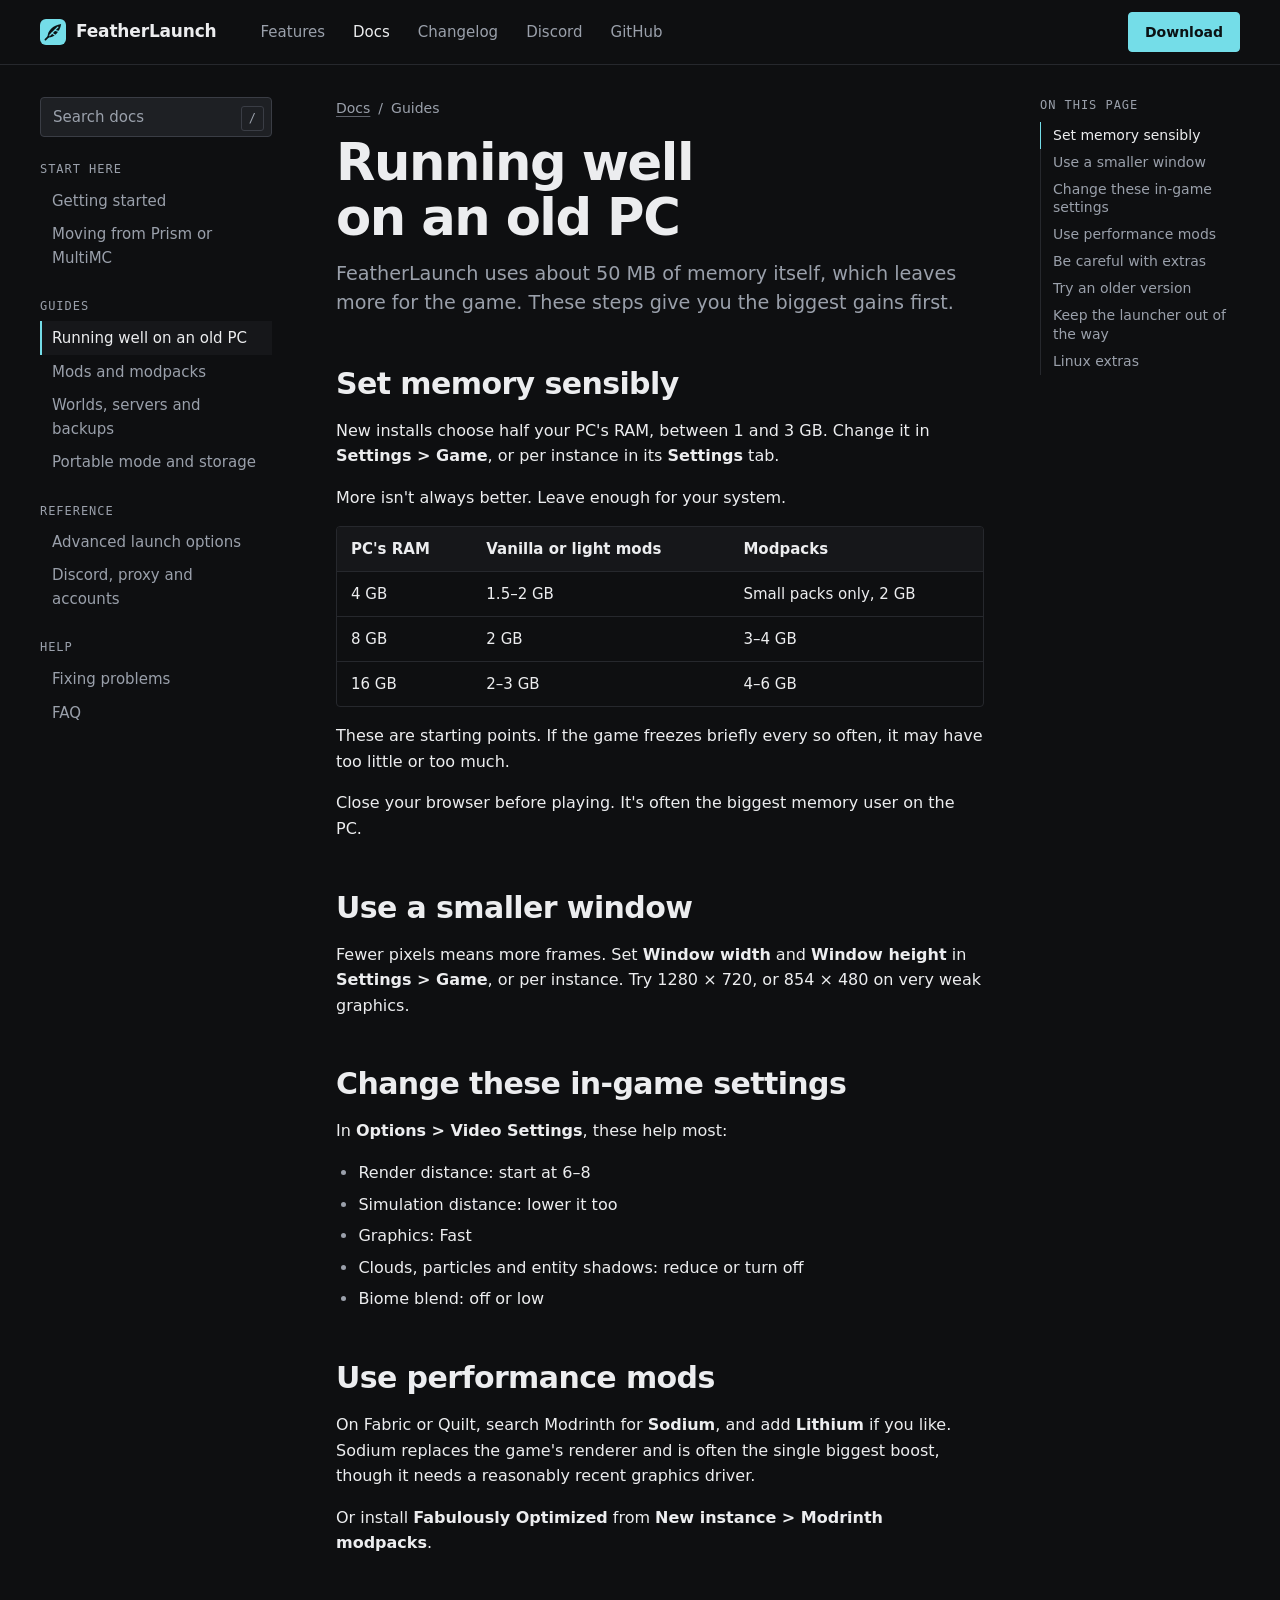
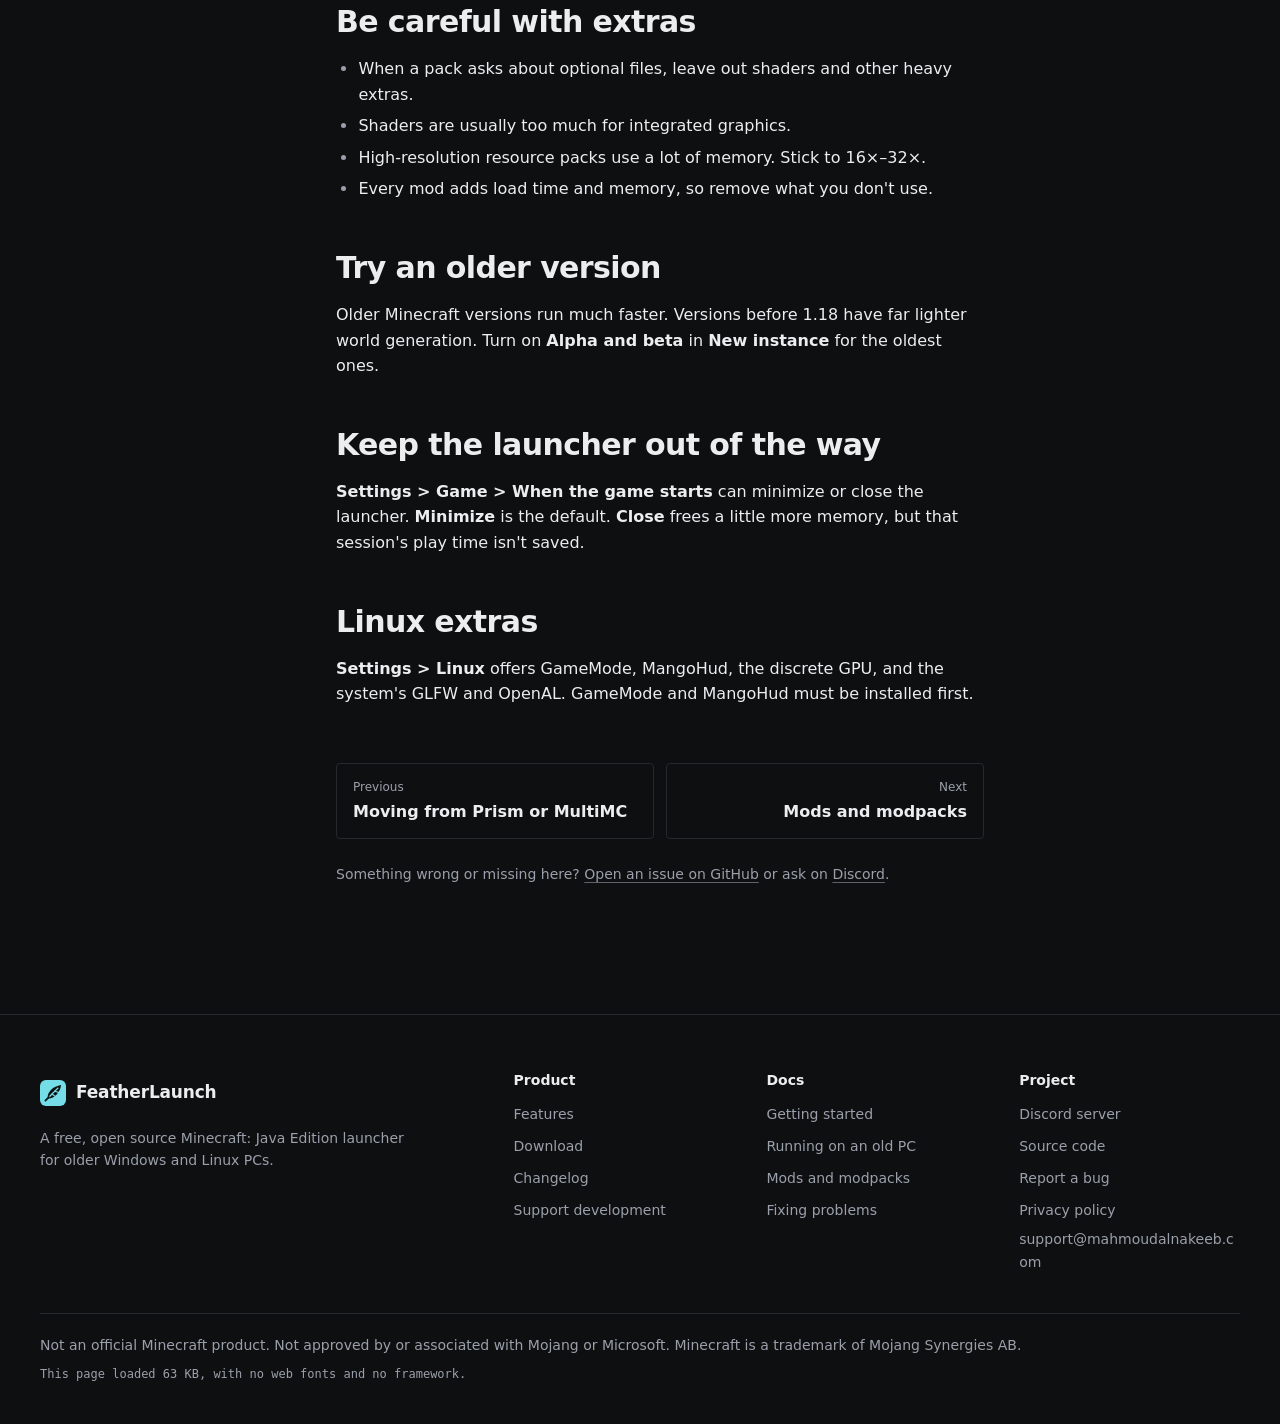
<file: docs/old-pc-performance/index.html>
<!doctype html>
<html lang="en">
<head>
<!-- Google tag (gtag.js) -->
<script async src="https://www.googletagmanager.com/gtag/js?id=G-FELYJSYPE3"></script>
<script>
  window.dataLayer = window.dataLayer || [];
  function gtag(){dataLayer.push(arguments);}
  gtag('js', new Date());

  gtag('config', 'G-FELYJSYPE3');
</script>
<meta charset="utf-8">
<meta name="viewport" content="width=device-width, initial-scale=1">
<meta name="color-scheme" content="dark">
<meta name="theme-color" content="#0e0f11">
<title>Running well on an old PC · FeatherLaunch docs</title>
<meta name="description" content="How much memory to give Minecraft on 4, 8 and 16 GB PCs, plus the settings and mods that help older hardware most.">
<link rel="canonical" href="https://featherlaunch.mahmoudalnakeeb.com/docs/old-pc-performance/">
<meta property="og:type" content="article">
<meta property="og:site_name" content="FeatherLaunch">
<meta property="og:locale" content="en_US">
<meta property="og:url" content="https://featherlaunch.mahmoudalnakeeb.com/docs/old-pc-performance/">
<meta property="og:title" content="Running well on an old PC · FeatherLaunch docs">
<meta property="og:description" content="How much memory to give Minecraft on 4, 8 and 16 GB PCs, plus the settings and mods that help older hardware most.">
<meta property="og:image" content="https://featherlaunch.mahmoudalnakeeb.com/assets/img/social-9724d7353c.jpg">
<meta property="og:image:type" content="image/jpeg">
<meta property="og:image:width" content="1200">
<meta property="og:image:height" content="630">
<meta property="og:image:alt" content="FeatherLaunch, a free Minecraft launcher for older Windows and Linux PCs, showing its library window">
<meta name="twitter:card" content="summary_large_image">
<meta name="twitter:image" content="https://featherlaunch.mahmoudalnakeeb.com/assets/img/social-9724d7353c.jpg">
<meta name="twitter:image:alt" content="FeatherLaunch, a free Minecraft launcher for older Windows and Linux PCs, showing its library window">
<link rel="alternate" type="application/atom+xml" title="FeatherLaunch releases" href="https://github.com/mahmoudalnkeeb/featherlaunch/releases.atom">
<script type="application/ld+json">
{
  "@context": "https://schema.org",
  "@type": "TechArticle",
  "headline": "Running well on an old PC",
  "description": "How much memory to give Minecraft on 4, 8 and 16 GB PCs, plus the settings and mods that help older hardware most.",
  "url": "https://featherlaunch.mahmoudalnakeeb.com/docs/old-pc-performance/",
  "dateModified": "2026-11-02",
  "image": "https://featherlaunch.mahmoudalnakeeb.com/assets/img/social-9724d7353c.jpg",
  "author": {
    "@type": "Person",
    "name": "Mahmoud Alnakeeb"
  },
  "about": {
    "@type": "SoftwareApplication",
    "name": "FeatherLaunch"
  }
}
</script>
<script type="application/ld+json">
{
  "@context": "https://schema.org",
  "@type": "BreadcrumbList",
  "itemListElement": [
    {
      "@type": "ListItem",
      "position": 1,
      "name": "Docs",
      "item": "https://featherlaunch.mahmoudalnakeeb.com/docs/"
    },
    {
      "@type": "ListItem",
      "position": 2,
      "name": "Running well on an old PC",
      "item": "https://featherlaunch.mahmoudalnakeeb.com/docs/old-pc-performance/"
    }
  ]
}
</script>
<link rel="icon" href="/assets/brand/web/icon.svg" type="image/svg+xml">
<link rel="icon" href="/assets/brand/web/favicon-32.png" sizes="32x32" type="image/png">
<link rel="apple-touch-icon" href="/assets/brand/web/apple-touch-icon-180.png">
<link rel="manifest" href="/site.webmanifest">
<link rel="stylesheet" href="/assets/css/site.css">
<link rel="stylesheet" href="/assets/css/docs.css">
<!-- Runs before anything paints, so the buttons never swap on screen. Every other system gets Windows, as it does without scripts. The Linux build is x86-64 only, and Android also says Linux. -->
<script>if (navigator.userAgent.includes('Linux x86_64')) document.documentElement.classList.add('linux');</script>
<script src="/assets/js/site.js" defer></script>
</head>
<body>
<!-- Linux and Ko-fi logos: Simple Icons, CC0. -->
<svg class="sprite" aria-hidden="true">
  <symbol id="i-windows" viewBox="0 0 16 16"><path fill="currentColor" d="M1.5 3.1l5.5-.8v5.3H1.5zM8 2.2l6.5-.9v6.3H8zM1.5 8.6H7v5.2l-5.5-.8zM8 8.6h6.5v6.1L8 13.8z"/></symbol>
  <symbol id="i-linux" viewBox="0 0 24 24"><path fill="currentColor" d="M12.504 0c-.155 0-.315.008-.48.021-4.226.333-3.105 4.807-3.17 6.298-.076 1.092-.3 1.953-1.05 3.02-.885 1.051-2.127 2.75-2.716 4.521-.278.832-.41 1.684-.287 2.489a.424.424 0 00-.11.135c-.26.268-.45.6-.663.839-.199.199-.485.267-.797.4-.313.136-.658.269-.864.68-.09.189-.136.394-.132.602 0 .199.027.4.055.536.058.399.116.728.04.97-.249.68-.28 1.145-.106 1.484.174.334.535.47.94.601.81.2 1.91.135 2.774.6.926.466 1.866.67 2.616.47.526-.116.97-.464 1.208-.946.587-.003 1.23-.269 2.26-.334.699-.058 1.574.267 2.577.2.025.134.063.198.114.333l.003.003c.391.778 1.113 1.132 1.884 1.071.771-.06 1.592-.536 2.257-1.306.631-.765 1.683-1.084 2.378-1.503.348-.199.629-.469.649-.853.023-.4-.2-.811-.714-1.376v-.097l-.003-.003c-.17-.2-.25-.535-.338-.926-.085-.401-.182-.786-.492-1.046h-.003c-.059-.054-.123-.067-.188-.135a.357.357 0 00-.19-.064c.431-1.278.264-2.55-.173-3.694-.533-1.41-1.465-2.638-2.175-3.483-.796-1.005-1.576-1.957-1.56-3.368.026-2.152.236-6.133-3.544-6.139zm.529 3.405h.013c.213 0 .396.062.584.198.19.135.33.332.438.533.105.259.158.459.166.724 0-.02.006-.04.006-.06v.105a.086.086 0 01-.004-.021l-.004-.024a1.807 1.807 0 01-.15.706.953.953 0 01-.213.335.71.71 0 00-.088-.042c-.104-.045-.198-.064-.284-.133a1.312 1.312 0 00-.22-.066c.05-.06.146-.133.183-.198.053-.128.082-.264.088-.402v-.02a1.21 1.21 0 00-.061-.4c-.045-.134-.101-.2-.183-.333-.084-.066-.167-.132-.267-.132h-.016c-.093 0-.176.03-.262.132a.8.8 0 00-.205.334 1.18 1.18 0 00-.09.4v.019c.002.089.008.179.02.267-.193-.067-.438-.135-.607-.202a1.635 1.635 0 01-.018-.2v-.02a1.772 1.772 0 01.15-.768c.082-.22.232-.406.43-.533a.985.985 0 01.594-.2zm-2.962.059h.036c.142 0 .27.048.399.135.146.129.264.288.344.465.09.199.14.4.153.667v.004c.007.134.006.2-.002.266v.08c-.03.007-.056.018-.083.024-.152.055-.274.135-.393.2.012-.09.013-.18.003-.267v-.015c-.012-.133-.04-.2-.082-.333a.613.613 0 00-.166-.267.248.248 0 00-.183-.064h-.021c-.071.006-.13.04-.186.132a.552.552 0 00-.12.27.944.944 0 00-.023.33v.015c.012.135.037.2.08.334.046.134.098.2.166.268.01.009.02.018.034.024-.07.057-.117.07-.176.136a.304.304 0 01-.131.068 2.62 2.62 0 01-.275-.402 1.772 1.772 0 01-.155-.667 1.759 1.759 0 01.08-.668 1.43 1.43 0 01.283-.535c.128-.133.26-.2.418-.2zm1.37 1.706c.332 0 .733.065 1.216.399.293.2.523.269 1.052.468h.003c.255.136.405.266.478.399v-.131a.571.571 0 01.016.47c-.123.31-.516.643-1.063.842v.002c-.268.135-.501.333-.775.465-.276.135-.588.292-1.012.267a1.139 1.139 0 01-.448-.067 3.566 3.566 0 01-.322-.198c-.195-.135-.363-.332-.612-.465v-.005h-.005c-.4-.246-.616-.512-.686-.71-.07-.268-.005-.47.193-.6.224-.135.38-.271.483-.336.104-.074.143-.102.176-.131h.002v-.003c.169-.202.436-.47.839-.601.139-.036.294-.065.466-.065zm2.8 2.142c.358 1.417 1.196 3.475 1.735 4.473.286.534.855 1.659 1.102 3.024.156-.005.33.018.513.064.646-1.671-.546-3.467-1.089-3.966-.22-.2-.232-.335-.123-.335.59.534 1.365 1.572 1.646 2.757.13.535.16 1.104.021 1.67.067.028.135.06.205.067 1.032.534 1.413.938 1.23 1.537v-.043c-.06-.003-.12 0-.18 0h-.016c.151-.467-.182-.825-1.065-1.224-.915-.4-1.646-.336-1.77.465-.008.043-.013.066-.018.135-.068.023-.139.053-.209.064-.43.268-.662.669-.793 1.187-.13.533-.17 1.156-.205 1.869v.003c-.02.334-.17.838-.319 1.35-1.5 1.072-3.58 1.538-5.348.334a2.645 2.645 0 00-.402-.533 1.45 1.45 0 00-.275-.333c.182 0 .338-.03.465-.067a.615.615 0 00.314-.334c.108-.267 0-.697-.345-1.163-.345-.467-.931-.995-1.788-1.521-.63-.4-.986-.87-1.15-1.396-.165-.534-.143-1.085-.015-1.645.245-1.07.873-2.11 1.274-2.763.107-.065.037.135-.408.974-.396.751-1.14 2.497-.122 3.854a8.123 8.123 0 01.647-2.876c.564-1.278 1.743-3.504 1.836-5.268.048.036.217.135.289.202.218.133.38.333.59.465.21.201.477.335.876.335.039.003.075.006.11.006.412 0 .73-.134.997-.268.29-.134.52-.334.74-.4h.005c.467-.135.835-.402 1.044-.7zm2.185 8.958c.037.6.343 1.245.882 1.377.588.134 1.434-.333 1.791-.765l.211-.01c.315-.007.577.01.847.268l.003.003c.208.199.305.53.391.876.085.4.154.78.409 1.066.486.527.645.906.636 1.14l.003-.007v.018l-.003-.012c-.015.262-.185.396-.498.595-.63.401-1.746.712-2.457 1.57-.618.737-1.37 1.14-2.036 1.191-.664.053-1.237-.2-1.574-.898l-.005-.003c-.21-.4-.12-1.025.056-1.69.176-.668.428-1.344.463-1.897.037-.714.076-1.335.195-1.814.12-.465.308-.797.641-.984l.045-.022zm-10.814.049h.01c.053 0 .105.005.157.014.376.055.706.333 1.023.752l.91 1.664.003.003c.243.533.754 1.064 1.189 1.637.434.598.77 1.131.729 1.57v.006c-.057.744-.48 1.148-1.125 1.294-.645.135-1.52.002-2.395-.464-.968-.536-2.118-.469-2.857-.602-.369-.066-.61-.2-.723-.4-.11-.2-.113-.602.123-1.23v-.004l.002-.003c.117-.334.03-.752-.027-1.118-.055-.401-.083-.71.043-.94.16-.334.396-.4.69-.533.294-.135.64-.202.915-.47h.002v-.002c.256-.268.445-.601.668-.838.19-.201.38-.336.663-.336zm7.159-9.074c-.435.201-.945.535-1.488.535-.542 0-.97-.267-1.28-.466-.154-.134-.28-.268-.373-.335-.164-.134-.144-.333-.074-.333.109.016.129.134.199.2.096.066.215.2.36.333.292.2.68.467 1.167.467.485 0 1.053-.267 1.398-.466.195-.135.445-.334.648-.467.156-.136.149-.267.279-.267.128.016.034.134-.147.332a8.097 8.097 0 01-.69.468zm-1.082-1.583V5.64c-.006-.02.013-.042.029-.05.074-.043.18-.027.26.004.063 0 .16.067.15.135-.006.049-.085.066-.135.066-.055 0-.092-.043-.141-.068-.052-.018-.146-.008-.163-.065zm-.551 0c-.02.058-.113.049-.166.066-.047.025-.086.068-.14.068-.05 0-.13-.02-.136-.068-.01-.066.088-.133.15-.133.08-.031.184-.047.259-.005.019.009.036.03.03.05v.02h.003z"/></symbol>
  <symbol id="i-kofi" viewBox="0 0 24 24"><path fill="currentColor" d="M23.881 8.948c-.773-4.085-4.859-4.593-4.859-4.593H.723c-.604 0-.679.798-.679.798s-.082 7.324-.022 11.822c.164 2.424 2.586 2.672 2.586 2.672s8.267-.023 11.966-.049c2.438-.426 2.683-2.566 2.658-3.734 4.352.24 7.422-2.831 6.649-6.916zm-11.062 3.511c-1.246 1.453-4.011 3.976-4.011 3.976s-.121.119-.31.023c-.076-.057-.108-.09-.108-.09-.443-.441-3.368-3.049-4.034-3.954-.709-.965-1.041-2.7-.091-3.71.951-1.01 3.005-1.086 4.363.407 0 0 1.565-1.782 3.468-.963 1.904.82 1.832 3.011.723 4.311zm6.173.478c-.928.116-1.682.028-1.682.028V7.284h1.77s1.971.551 1.971 2.638c0 1.913-.985 2.667-2.059 3.015z"/></symbol>
  <symbol id="i-feather" viewBox="0 0 24 24"><path fill="currentColor" d="M7 17C6.5 11 12 5.5 19.5 4.5C18.5 11.5 13 17.5 7 17Z"/><path stroke="currentColor" stroke-width="1.6" stroke-linecap="round" d="M5 19L8.2 15.8"/></symbol>
</svg>
<a class="skip" href="#main">Skip to content</a>
<header class="bar lined">
  <div class="wrap">
    <a class="brand" href="/"><img src="/assets/brand/web/icon.svg" width="26" height="26" alt="">FeatherLaunch</a>
    <nav aria-label="Main">
      <a class="hide-sm" href="/#features">Features</a>
      <a href="/docs/" aria-current="page">Docs</a>
      <a class="hide-sm" href="/changelog/">Changelog</a>
      <a class="hide-sm" href="https://discord.gg/GPc9praqk3" rel="noopener">Discord</a>
      <a class="hide-sm" href="https://github.com/mahmoudalnkeeb/featherlaunch" rel="noopener">GitHub</a>
      <a class="btn small primary" href="/#download">Download</a>
    </nav>
  </div>
</header>

<div class="wrap docs">
    <div class="docs-side">
      <div class="search" role="search">
        <label class="sr" for="docs-search">Search the docs</label>
        <input id="docs-search" type="search" placeholder="Search docs" autocomplete="off" aria-expanded="false">
        <kbd aria-hidden="true">/</kbd>
      </div>
      <details class="docs-menu" open>
        <summary>All docs</summary>
        <nav class="docs-nav" aria-label="Docs">
          <p>Start here</p>
          <a data-doc-link href="/docs/getting-started/">Getting started</a>
          <a data-doc-link href="/docs/moving-from-prism-or-multimc/">Moving from Prism or MultiMC</a>
          <p>Guides</p>
          <a data-doc-link href="/docs/old-pc-performance/" aria-current="page">Running well on an old PC</a>
          <a data-doc-link href="/docs/mods-and-modpacks/">Mods and modpacks</a>
          <a data-doc-link href="/docs/worlds-servers-backups/">Worlds, servers and backups</a>
          <a data-doc-link href="/docs/portable-and-storage/">Portable mode and storage</a>
          <p>Reference</p>
          <a data-doc-link href="/docs/advanced-launch-options/">Advanced launch options</a>
          <a data-doc-link href="/docs/discord-proxy-accounts/">Discord, proxy and accounts</a>
          <p>Help</p>
          <a data-doc-link href="/docs/fixing-problems/">Fixing problems</a>
          <a data-doc-link href="/docs/faq/">FAQ</a>
        </nav>
      </details>
      <script>if (innerWidth <= 860) document.querySelector('.docs-menu').open = false;</script>
    </div>
    <main id="main" class="docs-main">
      <nav class="crumbs" aria-label="Breadcrumb"><a href="/docs/">Docs</a><span aria-hidden="true">/</span><span>Guides</span></nav>
      <h1>Running well on an old PC</h1>
      <p class="lead docs-intro">FeatherLaunch uses about 50 MB of memory itself, which leaves more for the game. These steps give you the biggest gains first.</p>
      <div class="prose">
<h2 id="set-memory-sensibly">Set memory sensibly<a class="anchor" href="#set-memory-sensibly" aria-label="Link to this section">#</a></h2>
<p>New installs choose half your PC's RAM, between 1 and 3 GB. Change it in <strong>Settings &gt; Game</strong>, or per instance in its <strong>Settings</strong> tab.</p>
<p>More isn't always better. Leave enough for your system.</p>
<div class="table" tabindex="0" role="region" aria-label="Table"><table><thead><tr><th>PC's RAM</th><th>Vanilla or light mods</th><th>Modpacks</th></tr></thead><tbody><tr><td>4 GB</td><td>1.5–2 GB</td><td>Small packs only, 2 GB</td></tr><tr><td>8 GB</td><td>2 GB</td><td>3–4 GB</td></tr><tr><td>16 GB</td><td>2–3 GB</td><td>4–6 GB</td></tr></tbody></table></div>
<p>These are starting points. If the game freezes briefly every so often, it may have too little or too much.</p>
<p>Close your browser before playing. It's often the biggest memory user on the PC.</p>
<h2 id="use-a-smaller-window">Use a smaller window<a class="anchor" href="#use-a-smaller-window" aria-label="Link to this section">#</a></h2>
<p>Fewer pixels means more frames. Set <strong>Window width</strong> and <strong>Window height</strong> in <strong>Settings &gt; Game</strong>, or per instance. Try 1280 × 720, or 854 × 480 on very weak graphics.</p>
<h2 id="change-these-in-game-settings">Change these in-game settings<a class="anchor" href="#change-these-in-game-settings" aria-label="Link to this section">#</a></h2>
<p>In <strong>Options &gt; Video Settings</strong>, these help most:</p>
<ul><li>Render distance: start at 6–8</li><li>Simulation distance: lower it too</li><li>Graphics: Fast</li><li>Clouds, particles and entity shadows: reduce or turn off</li><li>Biome blend: off or low</li></ul>
<h2 id="use-performance-mods">Use performance mods<a class="anchor" href="#use-performance-mods" aria-label="Link to this section">#</a></h2>
<p>On Fabric or Quilt, search Modrinth for <strong>Sodium</strong>, and add <strong>Lithium</strong> if you like. Sodium replaces the game's renderer and is often the single biggest boost, though it needs a reasonably recent graphics driver.</p>
<p>Or install <strong>Fabulously Optimized</strong> from <strong>New instance &gt; Modrinth modpacks</strong>.</p>
<h2 id="be-careful-with-extras">Be careful with extras<a class="anchor" href="#be-careful-with-extras" aria-label="Link to this section">#</a></h2>
<ul><li>When a pack asks about optional files, leave out shaders and other heavy extras.</li><li>Shaders are usually too much for integrated graphics.</li><li>High-resolution resource packs use a lot of memory. Stick to 16×–32×.</li><li>Every mod adds load time and memory, so remove what you don't use.</li></ul>
<h2 id="try-an-older-version">Try an older version<a class="anchor" href="#try-an-older-version" aria-label="Link to this section">#</a></h2>
<p>Older Minecraft versions run much faster. Versions before 1.18 have far lighter world generation. Turn on <strong>Alpha and beta</strong> in <strong>New instance</strong> for the oldest ones.</p>
<h2 id="keep-the-launcher-out-of-the-way">Keep the launcher out of the way<a class="anchor" href="#keep-the-launcher-out-of-the-way" aria-label="Link to this section">#</a></h2>
<p><strong>Settings &gt; Game &gt; When the game starts</strong> can minimize or close the launcher. <strong>Minimize</strong> is the default. <strong>Close</strong> frees a little more memory, but that session's play time isn't saved.</p>
<h2 id="linux-extras">Linux extras<a class="anchor" href="#linux-extras" aria-label="Link to this section">#</a></h2>
<p><strong>Settings &gt; Linux</strong> offers GameMode, MangoHud, the discrete GPU, and the system's GLFW and OpenAL. GameMode and MangoHud must be installed first.</p>
      </div>
      <nav class="pager" aria-label="Next and previous pages">
        <a class="prev" href="/docs/moving-from-prism-or-multimc/"><span>Previous</span><b>Moving from Prism or MultiMC</b></a>
        <a class="next" href="/docs/mods-and-modpacks/"><span>Next</span><b>Mods and modpacks</b></a>
      </nav>
      <p class="fine docs-help">Something wrong or missing here? <a href="https://github.com/mahmoudalnkeeb/featherlaunch/issues" rel="noopener">Open an issue on GitHub</a> or ask on <a href="https://discord.gg/GPc9praqk3" rel="noopener">Discord</a>.</p>
    </main>
    <nav class="toc" aria-label="On this page"><h2>On this page</h2><a href="#set-memory-sensibly">Set memory sensibly</a><a href="#use-a-smaller-window">Use a smaller window</a><a href="#change-these-in-game-settings">Change these in-game settings</a><a href="#use-performance-mods">Use performance mods</a><a href="#be-careful-with-extras">Be careful with extras</a><a href="#try-an-older-version">Try an older version</a><a href="#keep-the-launcher-out-of-the-way">Keep the launcher out of the way</a><a href="#linux-extras">Linux extras</a></nav>
</div>
<footer class="foot">
  <div class="wrap">
    <div class="foot-grid">
      <div>
        <a class="brand" href="/"><img src="/assets/brand/web/icon.svg" width="26" height="26" alt="">FeatherLaunch</a>
        <p class="fine foot-note">A free, open source Minecraft: Java Edition launcher for older Windows and Linux PCs.</p>
      </div>
      <div>
        <h2>Product</h2>
        <ul>
          <li><a href="/#features">Features</a></li>
          <li><a href="/#download">Download</a></li>
          <li><a href="/changelog/">Changelog</a></li>
          <li><a href="/#donate">Support development</a></li>
        </ul>
      </div>
      <div>
        <h2>Docs</h2>
        <ul>
          <li><a href="/docs/getting-started/">Getting started</a></li>
          <li><a href="/docs/old-pc-performance/">Running on an old PC</a></li>
          <li><a href="/docs/mods-and-modpacks/">Mods and modpacks</a></li>
          <li><a href="/docs/fixing-problems/">Fixing problems</a></li>
        </ul>
      </div>
      <div>
        <h2>Project</h2>
        <ul>
          <li><a href="https://discord.gg/GPc9praqk3" rel="noopener">Discord server</a></li>
          <li><a href="https://github.com/mahmoudalnkeeb/featherlaunch" rel="noopener">Source code</a></li>
          <li><a href="https://github.com/mahmoudalnkeeb/featherlaunch/issues" rel="noopener">Report a bug</a></li>
          <li><a href="/privacy.html">Privacy policy</a></li>
          <li><a href="mailto:support@mahmoudalnakeeb.com">support@mahmoudalnakeeb.com</a></li>
        </ul>
      </div>
    </div>
    <div class="foot-base fine">
      <p>Not an official Minecraft product. Not approved by or associated with Mojang or Microsoft. Minecraft is a trademark of Mojang Synergies AB.</p>
      <p id="weight"></p>
    </div>
  </div>
</footer>
<script src="/assets/js/docs.js" defer></script>
</body>
</html>
</file>
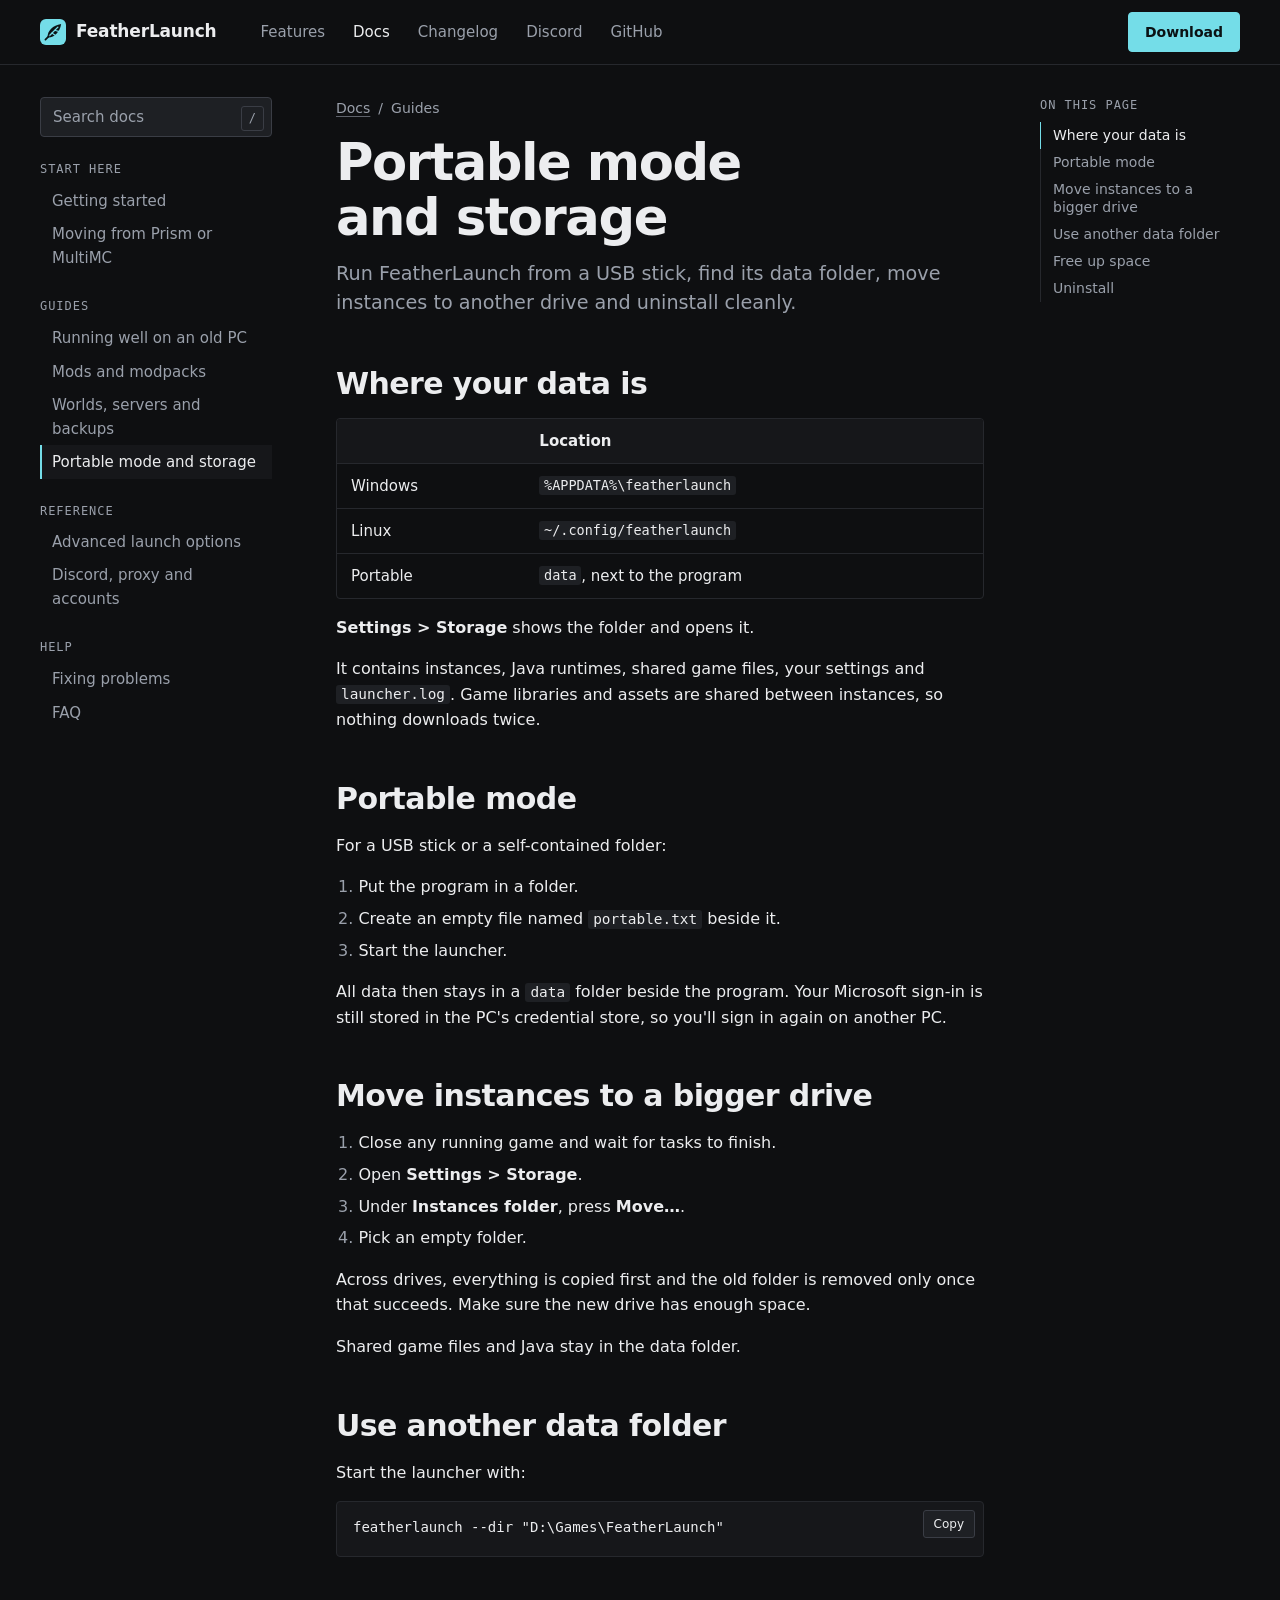
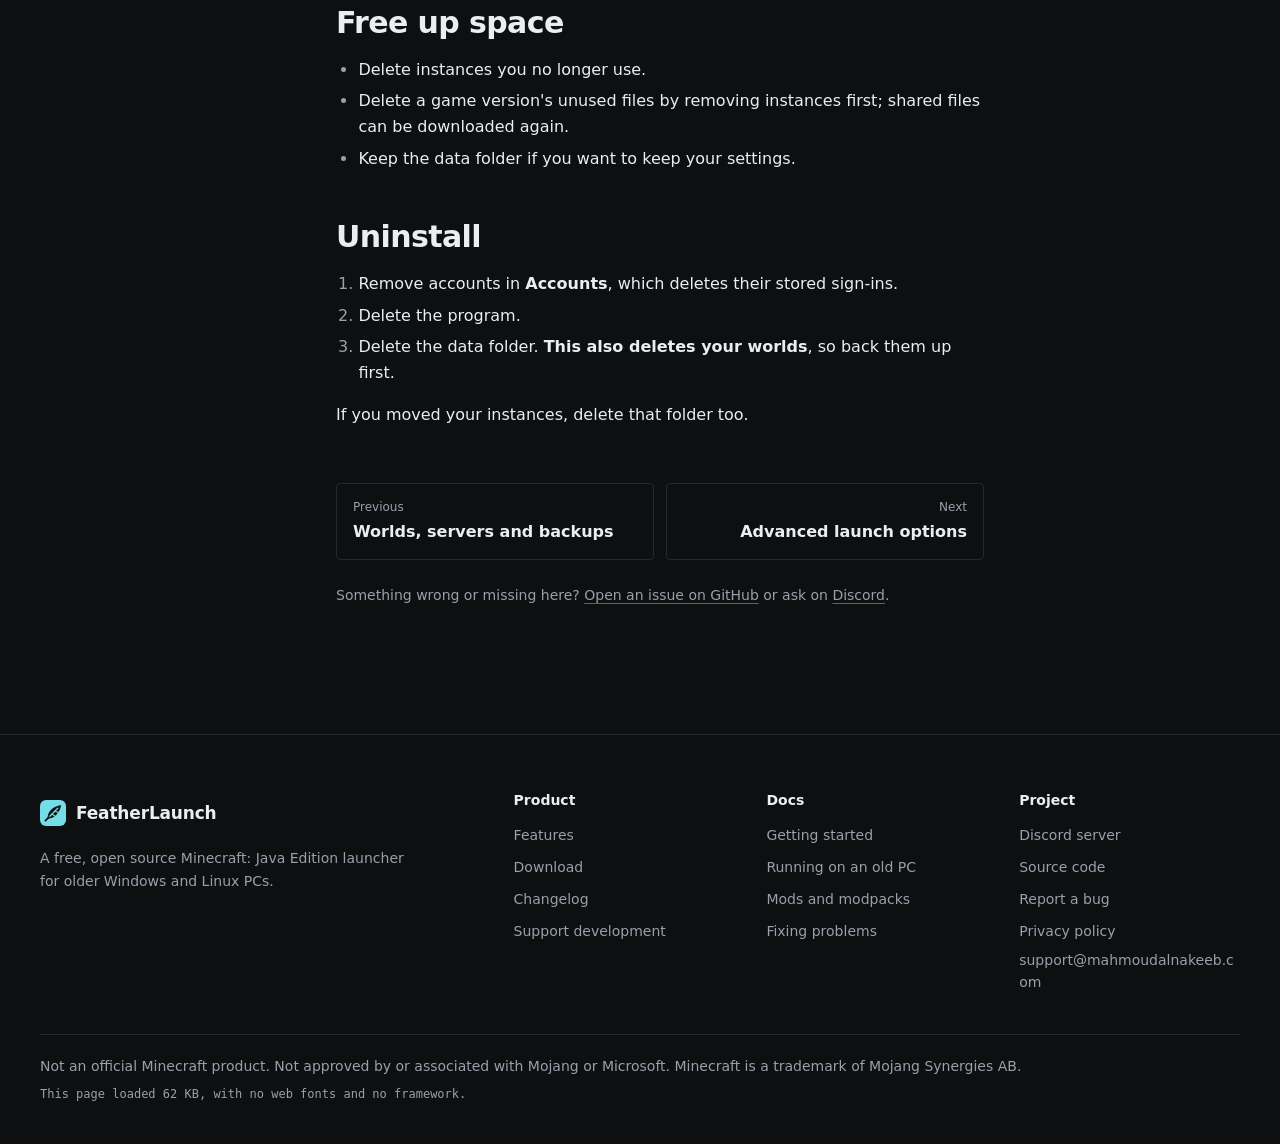
<file: docs/portable-and-storage/index.html>
<!doctype html>
<html lang="en">
<head>
<!-- Google tag (gtag.js) -->
<script async src="https://www.googletagmanager.com/gtag/js?id=G-FELYJSYPE3"></script>
<script>
  window.dataLayer = window.dataLayer || [];
  function gtag(){dataLayer.push(arguments);}
  gtag('js', new Date());

  gtag('config', 'G-FELYJSYPE3');
</script>
<meta charset="utf-8">
<meta name="viewport" content="width=device-width, initial-scale=1">
<meta name="color-scheme" content="dark">
<meta name="theme-color" content="#0e0f11">
<title>Portable mode and storage · FeatherLaunch docs</title>
<meta name="description" content="Run FeatherLaunch from a USB stick, find its data folder, move instances to another drive and uninstall cleanly.">
<link rel="canonical" href="https://featherlaunch.mahmoudalnakeeb.com/docs/portable-and-storage/">
<meta property="og:type" content="article">
<meta property="og:site_name" content="FeatherLaunch">
<meta property="og:locale" content="en_US">
<meta property="og:url" content="https://featherlaunch.mahmoudalnakeeb.com/docs/portable-and-storage/">
<meta property="og:title" content="Portable mode and storage · FeatherLaunch docs">
<meta property="og:description" content="Run FeatherLaunch from a USB stick, find its data folder, move instances to another drive and uninstall cleanly.">
<meta property="og:image" content="https://featherlaunch.mahmoudalnakeeb.com/assets/img/social-9724d7353c.jpg">
<meta property="og:image:type" content="image/jpeg">
<meta property="og:image:width" content="1200">
<meta property="og:image:height" content="630">
<meta property="og:image:alt" content="FeatherLaunch, a free Minecraft launcher for older Windows and Linux PCs, showing its library window">
<meta name="twitter:card" content="summary_large_image">
<meta name="twitter:image" content="https://featherlaunch.mahmoudalnakeeb.com/assets/img/social-9724d7353c.jpg">
<meta name="twitter:image:alt" content="FeatherLaunch, a free Minecraft launcher for older Windows and Linux PCs, showing its library window">
<link rel="alternate" type="application/atom+xml" title="FeatherLaunch releases" href="https://github.com/mahmoudalnkeeb/featherlaunch/releases.atom">
<script type="application/ld+json">
{
  "@context": "https://schema.org",
  "@type": "TechArticle",
  "headline": "Portable mode and storage",
  "description": "Run FeatherLaunch from a USB stick, find its data folder, move instances to another drive and uninstall cleanly.",
  "url": "https://featherlaunch.mahmoudalnakeeb.com/docs/portable-and-storage/",
  "dateModified": "2026-11-02",
  "image": "https://featherlaunch.mahmoudalnakeeb.com/assets/img/social-9724d7353c.jpg",
  "author": {
    "@type": "Person",
    "name": "Mahmoud Alnakeeb"
  },
  "about": {
    "@type": "SoftwareApplication",
    "name": "FeatherLaunch"
  }
}
</script>
<script type="application/ld+json">
{
  "@context": "https://schema.org",
  "@type": "BreadcrumbList",
  "itemListElement": [
    {
      "@type": "ListItem",
      "position": 1,
      "name": "Docs",
      "item": "https://featherlaunch.mahmoudalnakeeb.com/docs/"
    },
    {
      "@type": "ListItem",
      "position": 2,
      "name": "Portable mode and storage",
      "item": "https://featherlaunch.mahmoudalnakeeb.com/docs/portable-and-storage/"
    }
  ]
}
</script>
<link rel="icon" href="/assets/brand/web/icon.svg" type="image/svg+xml">
<link rel="icon" href="/assets/brand/web/favicon-32.png" sizes="32x32" type="image/png">
<link rel="apple-touch-icon" href="/assets/brand/web/apple-touch-icon-180.png">
<link rel="manifest" href="/site.webmanifest">
<link rel="stylesheet" href="/assets/css/site.css">
<link rel="stylesheet" href="/assets/css/docs.css">
<!-- Runs before anything paints, so the buttons never swap on screen. Every other system gets Windows, as it does without scripts. The Linux build is x86-64 only, and Android also says Linux. -->
<script>if (navigator.userAgent.includes('Linux x86_64')) document.documentElement.classList.add('linux');</script>
<script src="/assets/js/site.js" defer></script>
</head>
<body>
<!-- Linux and Ko-fi logos: Simple Icons, CC0. -->
<svg class="sprite" aria-hidden="true">
  <symbol id="i-windows" viewBox="0 0 16 16"><path fill="currentColor" d="M1.5 3.1l5.5-.8v5.3H1.5zM8 2.2l6.5-.9v6.3H8zM1.5 8.6H7v5.2l-5.5-.8zM8 8.6h6.5v6.1L8 13.8z"/></symbol>
  <symbol id="i-linux" viewBox="0 0 24 24"><path fill="currentColor" d="M12.504 0c-.155 0-.315.008-.48.021-4.226.333-3.105 4.807-3.17 6.298-.076 1.092-.3 1.953-1.05 3.02-.885 1.051-2.127 2.75-2.716 4.521-.278.832-.41 1.684-.287 2.489a.424.424 0 00-.11.135c-.26.268-.45.6-.663.839-.199.199-.485.267-.797.4-.313.136-.658.269-.864.68-.09.189-.136.394-.132.602 0 .199.027.4.055.536.058.399.116.728.04.97-.249.68-.28 1.145-.106 1.484.174.334.535.47.94.601.81.2 1.91.135 2.774.6.926.466 1.866.67 2.616.47.526-.116.97-.464 1.208-.946.587-.003 1.23-.269 2.26-.334.699-.058 1.574.267 2.577.2.025.134.063.198.114.333l.003.003c.391.778 1.113 1.132 1.884 1.071.771-.06 1.592-.536 2.257-1.306.631-.765 1.683-1.084 2.378-1.503.348-.199.629-.469.649-.853.023-.4-.2-.811-.714-1.376v-.097l-.003-.003c-.17-.2-.25-.535-.338-.926-.085-.401-.182-.786-.492-1.046h-.003c-.059-.054-.123-.067-.188-.135a.357.357 0 00-.19-.064c.431-1.278.264-2.55-.173-3.694-.533-1.41-1.465-2.638-2.175-3.483-.796-1.005-1.576-1.957-1.56-3.368.026-2.152.236-6.133-3.544-6.139zm.529 3.405h.013c.213 0 .396.062.584.198.19.135.33.332.438.533.105.259.158.459.166.724 0-.02.006-.04.006-.06v.105a.086.086 0 01-.004-.021l-.004-.024a1.807 1.807 0 01-.15.706.953.953 0 01-.213.335.71.71 0 00-.088-.042c-.104-.045-.198-.064-.284-.133a1.312 1.312 0 00-.22-.066c.05-.06.146-.133.183-.198.053-.128.082-.264.088-.402v-.02a1.21 1.21 0 00-.061-.4c-.045-.134-.101-.2-.183-.333-.084-.066-.167-.132-.267-.132h-.016c-.093 0-.176.03-.262.132a.8.8 0 00-.205.334 1.18 1.18 0 00-.09.4v.019c.002.089.008.179.02.267-.193-.067-.438-.135-.607-.202a1.635 1.635 0 01-.018-.2v-.02a1.772 1.772 0 01.15-.768c.082-.22.232-.406.43-.533a.985.985 0 01.594-.2zm-2.962.059h.036c.142 0 .27.048.399.135.146.129.264.288.344.465.09.199.14.4.153.667v.004c.007.134.006.2-.002.266v.08c-.03.007-.056.018-.083.024-.152.055-.274.135-.393.2.012-.09.013-.18.003-.267v-.015c-.012-.133-.04-.2-.082-.333a.613.613 0 00-.166-.267.248.248 0 00-.183-.064h-.021c-.071.006-.13.04-.186.132a.552.552 0 00-.12.27.944.944 0 00-.023.33v.015c.012.135.037.2.08.334.046.134.098.2.166.268.01.009.02.018.034.024-.07.057-.117.07-.176.136a.304.304 0 01-.131.068 2.62 2.62 0 01-.275-.402 1.772 1.772 0 01-.155-.667 1.759 1.759 0 01.08-.668 1.43 1.43 0 01.283-.535c.128-.133.26-.2.418-.2zm1.37 1.706c.332 0 .733.065 1.216.399.293.2.523.269 1.052.468h.003c.255.136.405.266.478.399v-.131a.571.571 0 01.016.47c-.123.31-.516.643-1.063.842v.002c-.268.135-.501.333-.775.465-.276.135-.588.292-1.012.267a1.139 1.139 0 01-.448-.067 3.566 3.566 0 01-.322-.198c-.195-.135-.363-.332-.612-.465v-.005h-.005c-.4-.246-.616-.512-.686-.71-.07-.268-.005-.47.193-.6.224-.135.38-.271.483-.336.104-.074.143-.102.176-.131h.002v-.003c.169-.202.436-.47.839-.601.139-.036.294-.065.466-.065zm2.8 2.142c.358 1.417 1.196 3.475 1.735 4.473.286.534.855 1.659 1.102 3.024.156-.005.33.018.513.064.646-1.671-.546-3.467-1.089-3.966-.22-.2-.232-.335-.123-.335.59.534 1.365 1.572 1.646 2.757.13.535.16 1.104.021 1.67.067.028.135.06.205.067 1.032.534 1.413.938 1.23 1.537v-.043c-.06-.003-.12 0-.18 0h-.016c.151-.467-.182-.825-1.065-1.224-.915-.4-1.646-.336-1.77.465-.008.043-.013.066-.018.135-.068.023-.139.053-.209.064-.43.268-.662.669-.793 1.187-.13.533-.17 1.156-.205 1.869v.003c-.02.334-.17.838-.319 1.35-1.5 1.072-3.58 1.538-5.348.334a2.645 2.645 0 00-.402-.533 1.45 1.45 0 00-.275-.333c.182 0 .338-.03.465-.067a.615.615 0 00.314-.334c.108-.267 0-.697-.345-1.163-.345-.467-.931-.995-1.788-1.521-.63-.4-.986-.87-1.15-1.396-.165-.534-.143-1.085-.015-1.645.245-1.07.873-2.11 1.274-2.763.107-.065.037.135-.408.974-.396.751-1.14 2.497-.122 3.854a8.123 8.123 0 01.647-2.876c.564-1.278 1.743-3.504 1.836-5.268.048.036.217.135.289.202.218.133.38.333.59.465.21.201.477.335.876.335.039.003.075.006.11.006.412 0 .73-.134.997-.268.29-.134.52-.334.74-.4h.005c.467-.135.835-.402 1.044-.7zm2.185 8.958c.037.6.343 1.245.882 1.377.588.134 1.434-.333 1.791-.765l.211-.01c.315-.007.577.01.847.268l.003.003c.208.199.305.53.391.876.085.4.154.78.409 1.066.486.527.645.906.636 1.14l.003-.007v.018l-.003-.012c-.015.262-.185.396-.498.595-.63.401-1.746.712-2.457 1.57-.618.737-1.37 1.14-2.036 1.191-.664.053-1.237-.2-1.574-.898l-.005-.003c-.21-.4-.12-1.025.056-1.69.176-.668.428-1.344.463-1.897.037-.714.076-1.335.195-1.814.12-.465.308-.797.641-.984l.045-.022zm-10.814.049h.01c.053 0 .105.005.157.014.376.055.706.333 1.023.752l.91 1.664.003.003c.243.533.754 1.064 1.189 1.637.434.598.77 1.131.729 1.57v.006c-.057.744-.48 1.148-1.125 1.294-.645.135-1.52.002-2.395-.464-.968-.536-2.118-.469-2.857-.602-.369-.066-.61-.2-.723-.4-.11-.2-.113-.602.123-1.23v-.004l.002-.003c.117-.334.03-.752-.027-1.118-.055-.401-.083-.71.043-.94.16-.334.396-.4.69-.533.294-.135.64-.202.915-.47h.002v-.002c.256-.268.445-.601.668-.838.19-.201.38-.336.663-.336zm7.159-9.074c-.435.201-.945.535-1.488.535-.542 0-.97-.267-1.28-.466-.154-.134-.28-.268-.373-.335-.164-.134-.144-.333-.074-.333.109.016.129.134.199.2.096.066.215.2.36.333.292.2.68.467 1.167.467.485 0 1.053-.267 1.398-.466.195-.135.445-.334.648-.467.156-.136.149-.267.279-.267.128.016.034.134-.147.332a8.097 8.097 0 01-.69.468zm-1.082-1.583V5.64c-.006-.02.013-.042.029-.05.074-.043.18-.027.26.004.063 0 .16.067.15.135-.006.049-.085.066-.135.066-.055 0-.092-.043-.141-.068-.052-.018-.146-.008-.163-.065zm-.551 0c-.02.058-.113.049-.166.066-.047.025-.086.068-.14.068-.05 0-.13-.02-.136-.068-.01-.066.088-.133.15-.133.08-.031.184-.047.259-.005.019.009.036.03.03.05v.02h.003z"/></symbol>
  <symbol id="i-kofi" viewBox="0 0 24 24"><path fill="currentColor" d="M23.881 8.948c-.773-4.085-4.859-4.593-4.859-4.593H.723c-.604 0-.679.798-.679.798s-.082 7.324-.022 11.822c.164 2.424 2.586 2.672 2.586 2.672s8.267-.023 11.966-.049c2.438-.426 2.683-2.566 2.658-3.734 4.352.24 7.422-2.831 6.649-6.916zm-11.062 3.511c-1.246 1.453-4.011 3.976-4.011 3.976s-.121.119-.31.023c-.076-.057-.108-.09-.108-.09-.443-.441-3.368-3.049-4.034-3.954-.709-.965-1.041-2.7-.091-3.71.951-1.01 3.005-1.086 4.363.407 0 0 1.565-1.782 3.468-.963 1.904.82 1.832 3.011.723 4.311zm6.173.478c-.928.116-1.682.028-1.682.028V7.284h1.77s1.971.551 1.971 2.638c0 1.913-.985 2.667-2.059 3.015z"/></symbol>
  <symbol id="i-feather" viewBox="0 0 24 24"><path fill="currentColor" d="M7 17C6.5 11 12 5.5 19.5 4.5C18.5 11.5 13 17.5 7 17Z"/><path stroke="currentColor" stroke-width="1.6" stroke-linecap="round" d="M5 19L8.2 15.8"/></symbol>
</svg>
<a class="skip" href="#main">Skip to content</a>
<header class="bar lined">
  <div class="wrap">
    <a class="brand" href="/"><img src="/assets/brand/web/icon.svg" width="26" height="26" alt="">FeatherLaunch</a>
    <nav aria-label="Main">
      <a class="hide-sm" href="/#features">Features</a>
      <a href="/docs/" aria-current="page">Docs</a>
      <a class="hide-sm" href="/changelog/">Changelog</a>
      <a class="hide-sm" href="https://discord.gg/GPc9praqk3" rel="noopener">Discord</a>
      <a class="hide-sm" href="https://github.com/mahmoudalnkeeb/featherlaunch" rel="noopener">GitHub</a>
      <a class="btn small primary" href="/#download">Download</a>
    </nav>
  </div>
</header>

<div class="wrap docs">
    <div class="docs-side">
      <div class="search" role="search">
        <label class="sr" for="docs-search">Search the docs</label>
        <input id="docs-search" type="search" placeholder="Search docs" autocomplete="off" aria-expanded="false">
        <kbd aria-hidden="true">/</kbd>
      </div>
      <details class="docs-menu" open>
        <summary>All docs</summary>
        <nav class="docs-nav" aria-label="Docs">
          <p>Start here</p>
          <a data-doc-link href="/docs/getting-started/">Getting started</a>
          <a data-doc-link href="/docs/moving-from-prism-or-multimc/">Moving from Prism or MultiMC</a>
          <p>Guides</p>
          <a data-doc-link href="/docs/old-pc-performance/">Running well on an old PC</a>
          <a data-doc-link href="/docs/mods-and-modpacks/">Mods and modpacks</a>
          <a data-doc-link href="/docs/worlds-servers-backups/">Worlds, servers and backups</a>
          <a data-doc-link href="/docs/portable-and-storage/" aria-current="page">Portable mode and storage</a>
          <p>Reference</p>
          <a data-doc-link href="/docs/advanced-launch-options/">Advanced launch options</a>
          <a data-doc-link href="/docs/discord-proxy-accounts/">Discord, proxy and accounts</a>
          <p>Help</p>
          <a data-doc-link href="/docs/fixing-problems/">Fixing problems</a>
          <a data-doc-link href="/docs/faq/">FAQ</a>
        </nav>
      </details>
      <script>if (innerWidth <= 860) document.querySelector('.docs-menu').open = false;</script>
    </div>
    <main id="main" class="docs-main">
      <nav class="crumbs" aria-label="Breadcrumb"><a href="/docs/">Docs</a><span aria-hidden="true">/</span><span>Guides</span></nav>
      <h1>Portable mode and storage</h1>
      <p class="lead docs-intro">Run FeatherLaunch from a USB stick, find its data folder, move instances to another drive and uninstall cleanly.</p>
      <div class="prose">
<h2 id="where-your-data-is">Where your data is<a class="anchor" href="#where-your-data-is" aria-label="Link to this section">#</a></h2>
<div class="table" tabindex="0" role="region" aria-label="Table"><table><thead><tr><th></th><th>Location</th></tr></thead><tbody><tr><td>Windows</td><td><code>%APPDATA%\featherlaunch</code></td></tr><tr><td>Linux</td><td><code>~/.config/featherlaunch</code></td></tr><tr><td>Portable</td><td><code>data</code>, next to the program</td></tr></tbody></table></div>
<p><strong>Settings &gt; Storage</strong> shows the folder and opens it.</p>
<p>It contains instances, Java runtimes, shared game files, your settings and <code>launcher.log</code>. Game libraries and assets are shared between instances, so nothing downloads twice.</p>
<h2 id="portable-mode">Portable mode<a class="anchor" href="#portable-mode" aria-label="Link to this section">#</a></h2>
<p>For a USB stick or a self-contained folder:</p>
<ol><li>Put the program in a folder.</li><li>Create an empty file named <code>portable.txt</code> beside it.</li><li>Start the launcher.</li></ol>
<p>All data then stays in a <code>data</code> folder beside the program. Your Microsoft sign-in is still stored in the PC's credential store, so you'll sign in again on another PC.</p>
<h2 id="move-instances-to-a-bigger-drive">Move instances to a bigger drive<a class="anchor" href="#move-instances-to-a-bigger-drive" aria-label="Link to this section">#</a></h2>
<ol><li>Close any running game and wait for tasks to finish.</li><li>Open <strong>Settings &gt; Storage</strong>.</li><li>Under <strong>Instances folder</strong>, press <strong>Move…</strong>.</li><li>Pick an empty folder.</li></ol>
<p>Across drives, everything is copied first and the old folder is removed only once that succeeds. Make sure the new drive has enough space.</p>
<p>Shared game files and Java stay in the data folder.</p>
<h2 id="use-another-data-folder">Use another data folder<a class="anchor" href="#use-another-data-folder" aria-label="Link to this section">#</a></h2>
<p>Start the launcher with:</p>
<pre><code>featherlaunch --dir "D:\Games\FeatherLaunch"</code></pre>
<h2 id="free-up-space">Free up space<a class="anchor" href="#free-up-space" aria-label="Link to this section">#</a></h2>
<ul><li>Delete instances you no longer use.</li><li>Delete a game version's unused files by removing instances first; shared files can be downloaded again.</li><li>Keep the data folder if you want to keep your settings.</li></ul>
<h2 id="uninstall">Uninstall<a class="anchor" href="#uninstall" aria-label="Link to this section">#</a></h2>
<ol><li>Remove accounts in <strong>Accounts</strong>, which deletes their stored sign-ins.</li><li>Delete the program.</li><li>Delete the data folder. <strong>This also deletes your worlds</strong>, so back them up first.</li></ol>
<p>If you moved your instances, delete that folder too.</p>
      </div>
      <nav class="pager" aria-label="Next and previous pages">
        <a class="prev" href="/docs/worlds-servers-backups/"><span>Previous</span><b>Worlds, servers and backups</b></a>
        <a class="next" href="/docs/advanced-launch-options/"><span>Next</span><b>Advanced launch options</b></a>
      </nav>
      <p class="fine docs-help">Something wrong or missing here? <a href="https://github.com/mahmoudalnkeeb/featherlaunch/issues" rel="noopener">Open an issue on GitHub</a> or ask on <a href="https://discord.gg/GPc9praqk3" rel="noopener">Discord</a>.</p>
    </main>
    <nav class="toc" aria-label="On this page"><h2>On this page</h2><a href="#where-your-data-is">Where your data is</a><a href="#portable-mode">Portable mode</a><a href="#move-instances-to-a-bigger-drive">Move instances to a bigger drive</a><a href="#use-another-data-folder">Use another data folder</a><a href="#free-up-space">Free up space</a><a href="#uninstall">Uninstall</a></nav>
</div>
<footer class="foot">
  <div class="wrap">
    <div class="foot-grid">
      <div>
        <a class="brand" href="/"><img src="/assets/brand/web/icon.svg" width="26" height="26" alt="">FeatherLaunch</a>
        <p class="fine foot-note">A free, open source Minecraft: Java Edition launcher for older Windows and Linux PCs.</p>
      </div>
      <div>
        <h2>Product</h2>
        <ul>
          <li><a href="/#features">Features</a></li>
          <li><a href="/#download">Download</a></li>
          <li><a href="/changelog/">Changelog</a></li>
          <li><a href="/#donate">Support development</a></li>
        </ul>
      </div>
      <div>
        <h2>Docs</h2>
        <ul>
          <li><a href="/docs/getting-started/">Getting started</a></li>
          <li><a href="/docs/old-pc-performance/">Running on an old PC</a></li>
          <li><a href="/docs/mods-and-modpacks/">Mods and modpacks</a></li>
          <li><a href="/docs/fixing-problems/">Fixing problems</a></li>
        </ul>
      </div>
      <div>
        <h2>Project</h2>
        <ul>
          <li><a href="https://discord.gg/GPc9praqk3" rel="noopener">Discord server</a></li>
          <li><a href="https://github.com/mahmoudalnkeeb/featherlaunch" rel="noopener">Source code</a></li>
          <li><a href="https://github.com/mahmoudalnkeeb/featherlaunch/issues" rel="noopener">Report a bug</a></li>
          <li><a href="/privacy.html">Privacy policy</a></li>
          <li><a href="mailto:support@mahmoudalnakeeb.com">support@mahmoudalnakeeb.com</a></li>
        </ul>
      </div>
    </div>
    <div class="foot-base fine">
      <p>Not an official Minecraft product. Not approved by or associated with Mojang or Microsoft. Minecraft is a trademark of Mojang Synergies AB.</p>
      <p id="weight"></p>
    </div>
  </div>
</footer>
<script src="/assets/js/docs.js" defer></script>
</body>
</html>
</file>
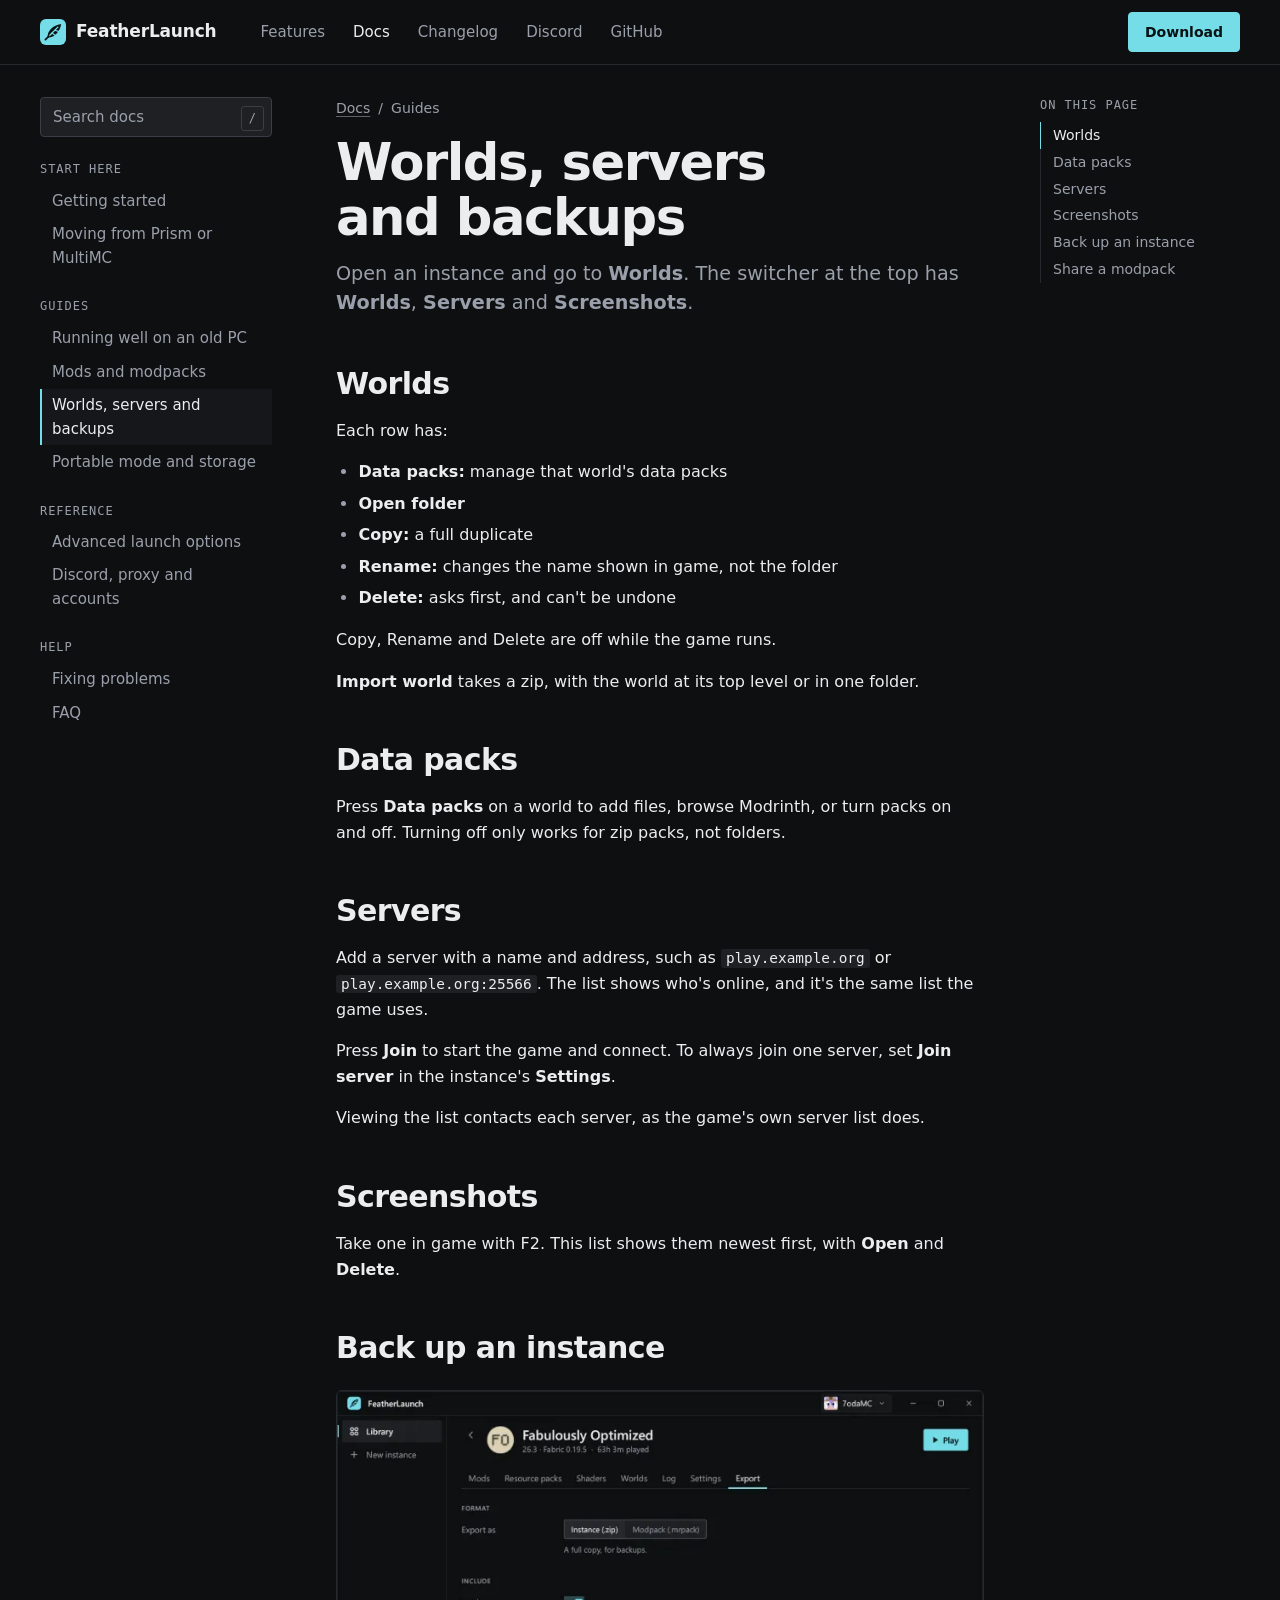
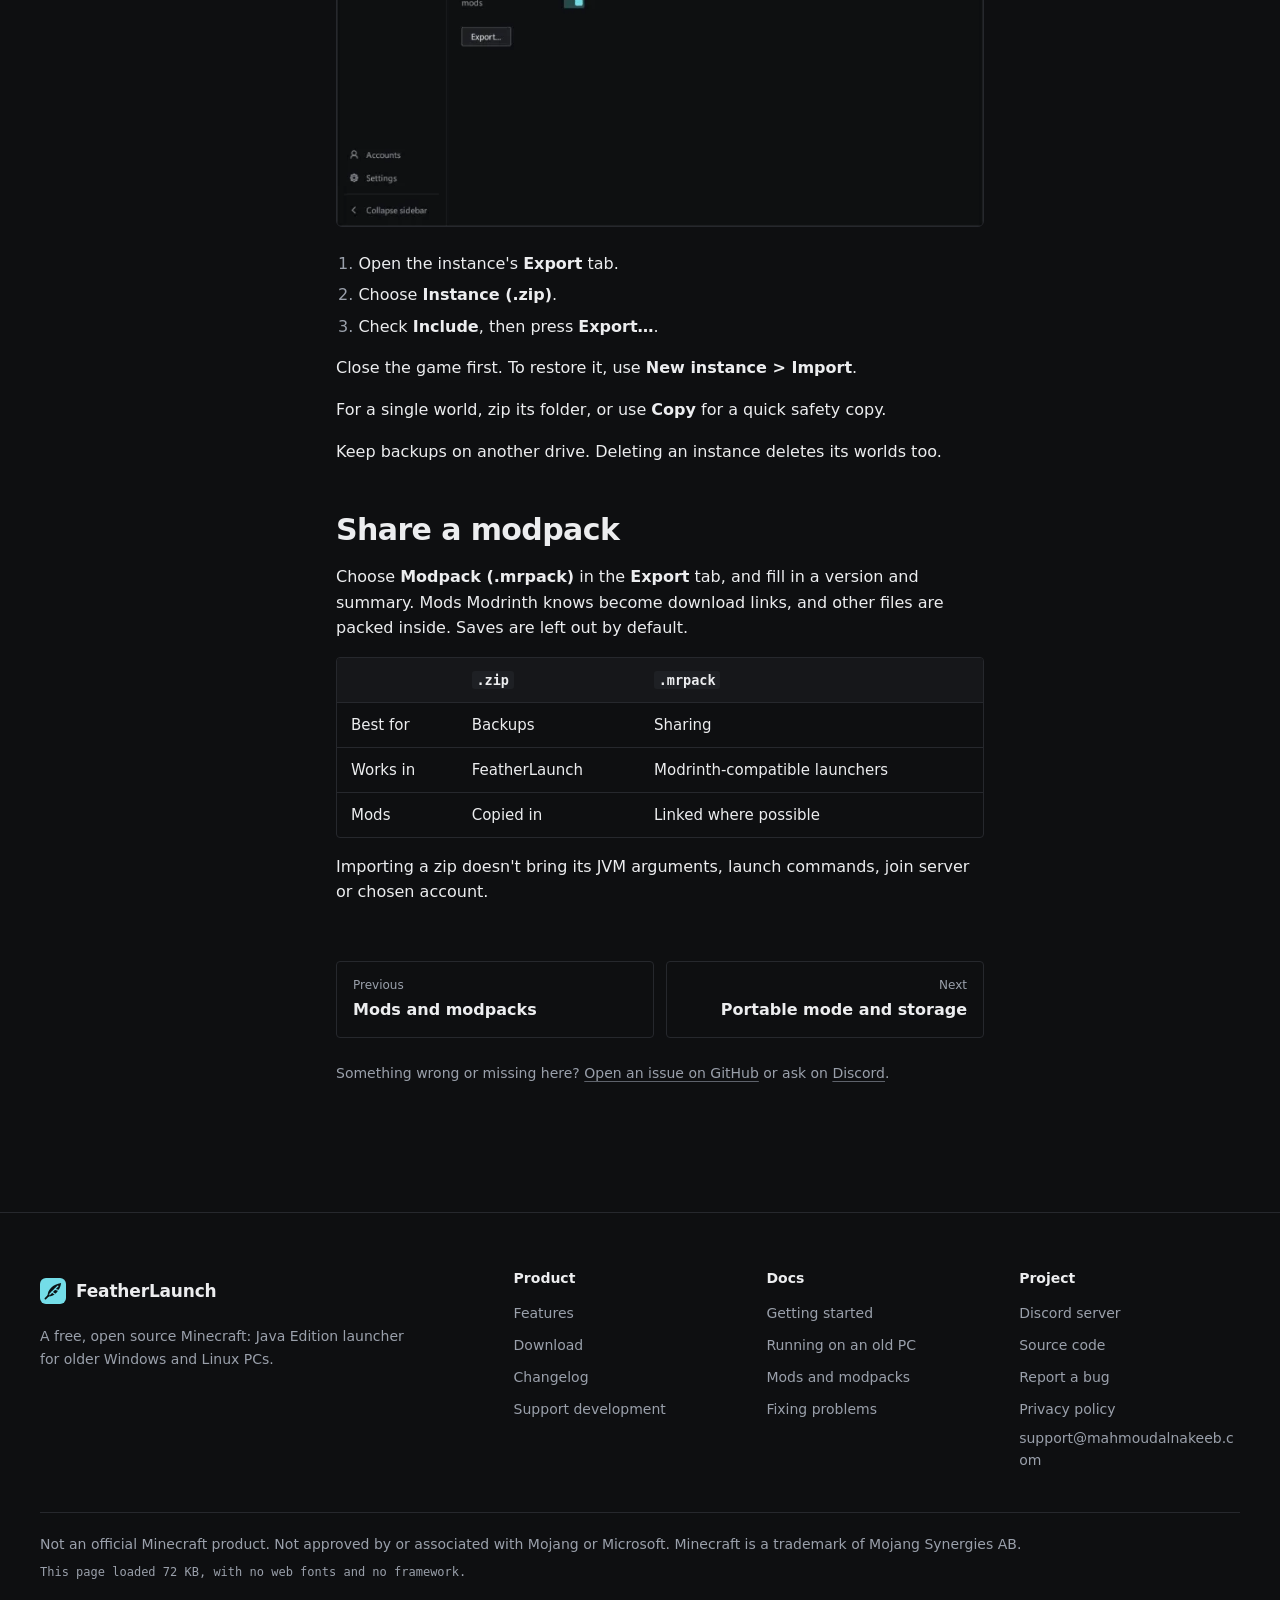
<file: docs/worlds-servers-backups/index.html>
<!doctype html>
<html lang="en">
<head>
<!-- Google tag (gtag.js) -->
<script async src="https://www.googletagmanager.com/gtag/js?id=G-FELYJSYPE3"></script>
<script>
  window.dataLayer = window.dataLayer || [];
  function gtag(){dataLayer.push(arguments);}
  gtag('js', new Date());

  gtag('config', 'G-FELYJSYPE3');
</script>
<meta charset="utf-8">
<meta name="viewport" content="width=device-width, initial-scale=1">
<meta name="color-scheme" content="dark">
<meta name="theme-color" content="#0e0f11">
<title>Worlds, servers and backups · FeatherLaunch docs</title>
<meta name="description" content="Manage Minecraft worlds, data packs, servers and screenshots, and back up or share an instance.">
<link rel="canonical" href="https://featherlaunch.mahmoudalnakeeb.com/docs/worlds-servers-backups/">
<meta property="og:type" content="article">
<meta property="og:site_name" content="FeatherLaunch">
<meta property="og:locale" content="en_US">
<meta property="og:url" content="https://featherlaunch.mahmoudalnakeeb.com/docs/worlds-servers-backups/">
<meta property="og:title" content="Worlds, servers and backups · FeatherLaunch docs">
<meta property="og:description" content="Manage Minecraft worlds, data packs, servers and screenshots, and back up or share an instance.">
<meta property="og:image" content="https://featherlaunch.mahmoudalnakeeb.com/assets/img/social-9724d7353c.jpg">
<meta property="og:image:type" content="image/jpeg">
<meta property="og:image:width" content="1200">
<meta property="og:image:height" content="630">
<meta property="og:image:alt" content="FeatherLaunch, a free Minecraft launcher for older Windows and Linux PCs, showing its library window">
<meta name="twitter:card" content="summary_large_image">
<meta name="twitter:image" content="https://featherlaunch.mahmoudalnakeeb.com/assets/img/social-9724d7353c.jpg">
<meta name="twitter:image:alt" content="FeatherLaunch, a free Minecraft launcher for older Windows and Linux PCs, showing its library window">
<link rel="alternate" type="application/atom+xml" title="FeatherLaunch releases" href="https://github.com/mahmoudalnkeeb/featherlaunch/releases.atom">
<script type="application/ld+json">
{
  "@context": "https://schema.org",
  "@type": "TechArticle",
  "headline": "Worlds, servers and backups",
  "description": "Manage Minecraft worlds, data packs, servers and screenshots, and back up or share an instance.",
  "url": "https://featherlaunch.mahmoudalnakeeb.com/docs/worlds-servers-backups/",
  "dateModified": "2026-11-02",
  "image": "https://featherlaunch.mahmoudalnakeeb.com/assets/img/social-9724d7353c.jpg",
  "author": {
    "@type": "Person",
    "name": "Mahmoud Alnakeeb"
  },
  "about": {
    "@type": "SoftwareApplication",
    "name": "FeatherLaunch"
  }
}
</script>
<script type="application/ld+json">
{
  "@context": "https://schema.org",
  "@type": "BreadcrumbList",
  "itemListElement": [
    {
      "@type": "ListItem",
      "position": 1,
      "name": "Docs",
      "item": "https://featherlaunch.mahmoudalnakeeb.com/docs/"
    },
    {
      "@type": "ListItem",
      "position": 2,
      "name": "Worlds, servers and backups",
      "item": "https://featherlaunch.mahmoudalnakeeb.com/docs/worlds-servers-backups/"
    }
  ]
}
</script>
<link rel="icon" href="/assets/brand/web/icon.svg" type="image/svg+xml">
<link rel="icon" href="/assets/brand/web/favicon-32.png" sizes="32x32" type="image/png">
<link rel="apple-touch-icon" href="/assets/brand/web/apple-touch-icon-180.png">
<link rel="manifest" href="/site.webmanifest">
<link rel="stylesheet" href="/assets/css/site.css">
<link rel="stylesheet" href="/assets/css/docs.css">
<!-- Runs before anything paints, so the buttons never swap on screen. Every other system gets Windows, as it does without scripts. The Linux build is x86-64 only, and Android also says Linux. -->
<script>if (navigator.userAgent.includes('Linux x86_64')) document.documentElement.classList.add('linux');</script>
<script src="/assets/js/site.js" defer></script>
</head>
<body>
<!-- Linux and Ko-fi logos: Simple Icons, CC0. -->
<svg class="sprite" aria-hidden="true">
  <symbol id="i-windows" viewBox="0 0 16 16"><path fill="currentColor" d="M1.5 3.1l5.5-.8v5.3H1.5zM8 2.2l6.5-.9v6.3H8zM1.5 8.6H7v5.2l-5.5-.8zM8 8.6h6.5v6.1L8 13.8z"/></symbol>
  <symbol id="i-linux" viewBox="0 0 24 24"><path fill="currentColor" d="M12.504 0c-.155 0-.315.008-.48.021-4.226.333-3.105 4.807-3.17 6.298-.076 1.092-.3 1.953-1.05 3.02-.885 1.051-2.127 2.75-2.716 4.521-.278.832-.41 1.684-.287 2.489a.424.424 0 00-.11.135c-.26.268-.45.6-.663.839-.199.199-.485.267-.797.4-.313.136-.658.269-.864.68-.09.189-.136.394-.132.602 0 .199.027.4.055.536.058.399.116.728.04.97-.249.68-.28 1.145-.106 1.484.174.334.535.47.94.601.81.2 1.91.135 2.774.6.926.466 1.866.67 2.616.47.526-.116.97-.464 1.208-.946.587-.003 1.23-.269 2.26-.334.699-.058 1.574.267 2.577.2.025.134.063.198.114.333l.003.003c.391.778 1.113 1.132 1.884 1.071.771-.06 1.592-.536 2.257-1.306.631-.765 1.683-1.084 2.378-1.503.348-.199.629-.469.649-.853.023-.4-.2-.811-.714-1.376v-.097l-.003-.003c-.17-.2-.25-.535-.338-.926-.085-.401-.182-.786-.492-1.046h-.003c-.059-.054-.123-.067-.188-.135a.357.357 0 00-.19-.064c.431-1.278.264-2.55-.173-3.694-.533-1.41-1.465-2.638-2.175-3.483-.796-1.005-1.576-1.957-1.56-3.368.026-2.152.236-6.133-3.544-6.139zm.529 3.405h.013c.213 0 .396.062.584.198.19.135.33.332.438.533.105.259.158.459.166.724 0-.02.006-.04.006-.06v.105a.086.086 0 01-.004-.021l-.004-.024a1.807 1.807 0 01-.15.706.953.953 0 01-.213.335.71.71 0 00-.088-.042c-.104-.045-.198-.064-.284-.133a1.312 1.312 0 00-.22-.066c.05-.06.146-.133.183-.198.053-.128.082-.264.088-.402v-.02a1.21 1.21 0 00-.061-.4c-.045-.134-.101-.2-.183-.333-.084-.066-.167-.132-.267-.132h-.016c-.093 0-.176.03-.262.132a.8.8 0 00-.205.334 1.18 1.18 0 00-.09.4v.019c.002.089.008.179.02.267-.193-.067-.438-.135-.607-.202a1.635 1.635 0 01-.018-.2v-.02a1.772 1.772 0 01.15-.768c.082-.22.232-.406.43-.533a.985.985 0 01.594-.2zm-2.962.059h.036c.142 0 .27.048.399.135.146.129.264.288.344.465.09.199.14.4.153.667v.004c.007.134.006.2-.002.266v.08c-.03.007-.056.018-.083.024-.152.055-.274.135-.393.2.012-.09.013-.18.003-.267v-.015c-.012-.133-.04-.2-.082-.333a.613.613 0 00-.166-.267.248.248 0 00-.183-.064h-.021c-.071.006-.13.04-.186.132a.552.552 0 00-.12.27.944.944 0 00-.023.33v.015c.012.135.037.2.08.334.046.134.098.2.166.268.01.009.02.018.034.024-.07.057-.117.07-.176.136a.304.304 0 01-.131.068 2.62 2.62 0 01-.275-.402 1.772 1.772 0 01-.155-.667 1.759 1.759 0 01.08-.668 1.43 1.43 0 01.283-.535c.128-.133.26-.2.418-.2zm1.37 1.706c.332 0 .733.065 1.216.399.293.2.523.269 1.052.468h.003c.255.136.405.266.478.399v-.131a.571.571 0 01.016.47c-.123.31-.516.643-1.063.842v.002c-.268.135-.501.333-.775.465-.276.135-.588.292-1.012.267a1.139 1.139 0 01-.448-.067 3.566 3.566 0 01-.322-.198c-.195-.135-.363-.332-.612-.465v-.005h-.005c-.4-.246-.616-.512-.686-.71-.07-.268-.005-.47.193-.6.224-.135.38-.271.483-.336.104-.074.143-.102.176-.131h.002v-.003c.169-.202.436-.47.839-.601.139-.036.294-.065.466-.065zm2.8 2.142c.358 1.417 1.196 3.475 1.735 4.473.286.534.855 1.659 1.102 3.024.156-.005.33.018.513.064.646-1.671-.546-3.467-1.089-3.966-.22-.2-.232-.335-.123-.335.59.534 1.365 1.572 1.646 2.757.13.535.16 1.104.021 1.67.067.028.135.06.205.067 1.032.534 1.413.938 1.23 1.537v-.043c-.06-.003-.12 0-.18 0h-.016c.151-.467-.182-.825-1.065-1.224-.915-.4-1.646-.336-1.77.465-.008.043-.013.066-.018.135-.068.023-.139.053-.209.064-.43.268-.662.669-.793 1.187-.13.533-.17 1.156-.205 1.869v.003c-.02.334-.17.838-.319 1.35-1.5 1.072-3.58 1.538-5.348.334a2.645 2.645 0 00-.402-.533 1.45 1.45 0 00-.275-.333c.182 0 .338-.03.465-.067a.615.615 0 00.314-.334c.108-.267 0-.697-.345-1.163-.345-.467-.931-.995-1.788-1.521-.63-.4-.986-.87-1.15-1.396-.165-.534-.143-1.085-.015-1.645.245-1.07.873-2.11 1.274-2.763.107-.065.037.135-.408.974-.396.751-1.14 2.497-.122 3.854a8.123 8.123 0 01.647-2.876c.564-1.278 1.743-3.504 1.836-5.268.048.036.217.135.289.202.218.133.38.333.59.465.21.201.477.335.876.335.039.003.075.006.11.006.412 0 .73-.134.997-.268.29-.134.52-.334.74-.4h.005c.467-.135.835-.402 1.044-.7zm2.185 8.958c.037.6.343 1.245.882 1.377.588.134 1.434-.333 1.791-.765l.211-.01c.315-.007.577.01.847.268l.003.003c.208.199.305.53.391.876.085.4.154.78.409 1.066.486.527.645.906.636 1.14l.003-.007v.018l-.003-.012c-.015.262-.185.396-.498.595-.63.401-1.746.712-2.457 1.57-.618.737-1.37 1.14-2.036 1.191-.664.053-1.237-.2-1.574-.898l-.005-.003c-.21-.4-.12-1.025.056-1.69.176-.668.428-1.344.463-1.897.037-.714.076-1.335.195-1.814.12-.465.308-.797.641-.984l.045-.022zm-10.814.049h.01c.053 0 .105.005.157.014.376.055.706.333 1.023.752l.91 1.664.003.003c.243.533.754 1.064 1.189 1.637.434.598.77 1.131.729 1.57v.006c-.057.744-.48 1.148-1.125 1.294-.645.135-1.52.002-2.395-.464-.968-.536-2.118-.469-2.857-.602-.369-.066-.61-.2-.723-.4-.11-.2-.113-.602.123-1.23v-.004l.002-.003c.117-.334.03-.752-.027-1.118-.055-.401-.083-.71.043-.94.16-.334.396-.4.69-.533.294-.135.64-.202.915-.47h.002v-.002c.256-.268.445-.601.668-.838.19-.201.38-.336.663-.336zm7.159-9.074c-.435.201-.945.535-1.488.535-.542 0-.97-.267-1.28-.466-.154-.134-.28-.268-.373-.335-.164-.134-.144-.333-.074-.333.109.016.129.134.199.2.096.066.215.2.36.333.292.2.68.467 1.167.467.485 0 1.053-.267 1.398-.466.195-.135.445-.334.648-.467.156-.136.149-.267.279-.267.128.016.034.134-.147.332a8.097 8.097 0 01-.69.468zm-1.082-1.583V5.64c-.006-.02.013-.042.029-.05.074-.043.18-.027.26.004.063 0 .16.067.15.135-.006.049-.085.066-.135.066-.055 0-.092-.043-.141-.068-.052-.018-.146-.008-.163-.065zm-.551 0c-.02.058-.113.049-.166.066-.047.025-.086.068-.14.068-.05 0-.13-.02-.136-.068-.01-.066.088-.133.15-.133.08-.031.184-.047.259-.005.019.009.036.03.03.05v.02h.003z"/></symbol>
  <symbol id="i-kofi" viewBox="0 0 24 24"><path fill="currentColor" d="M23.881 8.948c-.773-4.085-4.859-4.593-4.859-4.593H.723c-.604 0-.679.798-.679.798s-.082 7.324-.022 11.822c.164 2.424 2.586 2.672 2.586 2.672s8.267-.023 11.966-.049c2.438-.426 2.683-2.566 2.658-3.734 4.352.24 7.422-2.831 6.649-6.916zm-11.062 3.511c-1.246 1.453-4.011 3.976-4.011 3.976s-.121.119-.31.023c-.076-.057-.108-.09-.108-.09-.443-.441-3.368-3.049-4.034-3.954-.709-.965-1.041-2.7-.091-3.71.951-1.01 3.005-1.086 4.363.407 0 0 1.565-1.782 3.468-.963 1.904.82 1.832 3.011.723 4.311zm6.173.478c-.928.116-1.682.028-1.682.028V7.284h1.77s1.971.551 1.971 2.638c0 1.913-.985 2.667-2.059 3.015z"/></symbol>
  <symbol id="i-feather" viewBox="0 0 24 24"><path fill="currentColor" d="M7 17C6.5 11 12 5.5 19.5 4.5C18.5 11.5 13 17.5 7 17Z"/><path stroke="currentColor" stroke-width="1.6" stroke-linecap="round" d="M5 19L8.2 15.8"/></symbol>
</svg>
<a class="skip" href="#main">Skip to content</a>
<header class="bar lined">
  <div class="wrap">
    <a class="brand" href="/"><img src="/assets/brand/web/icon.svg" width="26" height="26" alt="">FeatherLaunch</a>
    <nav aria-label="Main">
      <a class="hide-sm" href="/#features">Features</a>
      <a href="/docs/" aria-current="page">Docs</a>
      <a class="hide-sm" href="/changelog/">Changelog</a>
      <a class="hide-sm" href="https://discord.gg/GPc9praqk3" rel="noopener">Discord</a>
      <a class="hide-sm" href="https://github.com/mahmoudalnkeeb/featherlaunch" rel="noopener">GitHub</a>
      <a class="btn small primary" href="/#download">Download</a>
    </nav>
  </div>
</header>

<div class="wrap docs">
    <div class="docs-side">
      <div class="search" role="search">
        <label class="sr" for="docs-search">Search the docs</label>
        <input id="docs-search" type="search" placeholder="Search docs" autocomplete="off" aria-expanded="false">
        <kbd aria-hidden="true">/</kbd>
      </div>
      <details class="docs-menu" open>
        <summary>All docs</summary>
        <nav class="docs-nav" aria-label="Docs">
          <p>Start here</p>
          <a data-doc-link href="/docs/getting-started/">Getting started</a>
          <a data-doc-link href="/docs/moving-from-prism-or-multimc/">Moving from Prism or MultiMC</a>
          <p>Guides</p>
          <a data-doc-link href="/docs/old-pc-performance/">Running well on an old PC</a>
          <a data-doc-link href="/docs/mods-and-modpacks/">Mods and modpacks</a>
          <a data-doc-link href="/docs/worlds-servers-backups/" aria-current="page">Worlds, servers and backups</a>
          <a data-doc-link href="/docs/portable-and-storage/">Portable mode and storage</a>
          <p>Reference</p>
          <a data-doc-link href="/docs/advanced-launch-options/">Advanced launch options</a>
          <a data-doc-link href="/docs/discord-proxy-accounts/">Discord, proxy and accounts</a>
          <p>Help</p>
          <a data-doc-link href="/docs/fixing-problems/">Fixing problems</a>
          <a data-doc-link href="/docs/faq/">FAQ</a>
        </nav>
      </details>
      <script>if (innerWidth <= 860) document.querySelector('.docs-menu').open = false;</script>
    </div>
    <main id="main" class="docs-main">
      <nav class="crumbs" aria-label="Breadcrumb"><a href="/docs/">Docs</a><span aria-hidden="true">/</span><span>Guides</span></nav>
      <h1>Worlds, servers and backups</h1>
      <p class="lead docs-intro">Open an instance and go to <strong>Worlds</strong>. The switcher at the top has <strong>Worlds</strong>, <strong>Servers</strong> and <strong>Screenshots</strong>.</p>
      <div class="prose">
<h2 id="worlds">Worlds<a class="anchor" href="#worlds" aria-label="Link to this section">#</a></h2>
<p>Each row has:</p>
<ul><li><strong>Data packs:</strong> manage that world's data packs</li><li><strong>Open folder</strong></li><li><strong>Copy:</strong> a full duplicate</li><li><strong>Rename:</strong> changes the name shown in game, not the folder</li><li><strong>Delete:</strong> asks first, and can't be undone</li></ul>
<p>Copy, Rename and Delete are off while the game runs.</p>
<p><strong>Import world</strong> takes a zip, with the world at its top level or in one folder.</p>
<h2 id="data-packs">Data packs<a class="anchor" href="#data-packs" aria-label="Link to this section">#</a></h2>
<p>Press <strong>Data packs</strong> on a world to add files, browse Modrinth, or turn packs on and off. Turning off only works for zip packs, not folders.</p>
<h2 id="servers">Servers<a class="anchor" href="#servers" aria-label="Link to this section">#</a></h2>
<p>Add a server with a name and address, such as <code>play.example.org</code> or <code>play.example.org:25566</code>. The list shows who's online, and it's the same list the game uses.</p>
<p>Press <strong>Join</strong> to start the game and connect. To always join one server, set <strong>Join server</strong> in the instance's <strong>Settings</strong>.</p>
<p>Viewing the list contacts each server, as the game's own server list does.</p>
<h2 id="screenshots">Screenshots<a class="anchor" href="#screenshots" aria-label="Link to this section">#</a></h2>
<p>Take one in game with F2. This list shows them newest first, with <strong>Open</strong> and <strong>Delete</strong>.</p>
<h2 id="back-up-an-instance">Back up an instance<a class="anchor" href="#back-up-an-instance" aria-label="Link to this section">#</a></h2>
<figure><div class="window"><img src="/assets/img/app/export-1484.webp" srcset="/assets/img/app/export-760.webp 760w, /assets/img/app/export-1484.webp 1484w" sizes="(max-width: 860px) 100vw, 720px" width="1484" height="997" loading="lazy" decoding="async" alt="The Export tab of an instance, where you choose between an instance zip and a modpack file"></div></figure>
<ol><li>Open the instance's <strong>Export</strong> tab.</li><li>Choose <strong>Instance (.zip)</strong>.</li><li>Check <strong>Include</strong>, then press <strong>Export…</strong>.</li></ol>
<p>Close the game first. To restore it, use <strong>New instance &gt; Import</strong>.</p>
<p>For a single world, zip its folder, or use <strong>Copy</strong> for a quick safety copy.</p>
<p>Keep backups on another drive. Deleting an instance deletes its worlds too.</p>
<h2 id="share-a-modpack">Share a modpack<a class="anchor" href="#share-a-modpack" aria-label="Link to this section">#</a></h2>
<p>Choose <strong>Modpack (.mrpack)</strong> in the <strong>Export</strong> tab, and fill in a version and summary. Mods Modrinth knows become download links, and other files are packed inside. Saves are left out by default.</p>
<div class="table" tabindex="0" role="region" aria-label="Table"><table><thead><tr><th></th><th><code>.zip</code></th><th><code>.mrpack</code></th></tr></thead><tbody><tr><td>Best for</td><td>Backups</td><td>Sharing</td></tr><tr><td>Works in</td><td>FeatherLaunch</td><td>Modrinth-compatible launchers</td></tr><tr><td>Mods</td><td>Copied in</td><td>Linked where possible</td></tr></tbody></table></div>
<p>Importing a zip doesn't bring its JVM arguments, launch commands, join server or chosen account.</p>
      </div>
      <nav class="pager" aria-label="Next and previous pages">
        <a class="prev" href="/docs/mods-and-modpacks/"><span>Previous</span><b>Mods and modpacks</b></a>
        <a class="next" href="/docs/portable-and-storage/"><span>Next</span><b>Portable mode and storage</b></a>
      </nav>
      <p class="fine docs-help">Something wrong or missing here? <a href="https://github.com/mahmoudalnkeeb/featherlaunch/issues" rel="noopener">Open an issue on GitHub</a> or ask on <a href="https://discord.gg/GPc9praqk3" rel="noopener">Discord</a>.</p>
    </main>
    <nav class="toc" aria-label="On this page"><h2>On this page</h2><a href="#worlds">Worlds</a><a href="#data-packs">Data packs</a><a href="#servers">Servers</a><a href="#screenshots">Screenshots</a><a href="#back-up-an-instance">Back up an instance</a><a href="#share-a-modpack">Share a modpack</a></nav>
</div>
<footer class="foot">
  <div class="wrap">
    <div class="foot-grid">
      <div>
        <a class="brand" href="/"><img src="/assets/brand/web/icon.svg" width="26" height="26" alt="">FeatherLaunch</a>
        <p class="fine foot-note">A free, open source Minecraft: Java Edition launcher for older Windows and Linux PCs.</p>
      </div>
      <div>
        <h2>Product</h2>
        <ul>
          <li><a href="/#features">Features</a></li>
          <li><a href="/#download">Download</a></li>
          <li><a href="/changelog/">Changelog</a></li>
          <li><a href="/#donate">Support development</a></li>
        </ul>
      </div>
      <div>
        <h2>Docs</h2>
        <ul>
          <li><a href="/docs/getting-started/">Getting started</a></li>
          <li><a href="/docs/old-pc-performance/">Running on an old PC</a></li>
          <li><a href="/docs/mods-and-modpacks/">Mods and modpacks</a></li>
          <li><a href="/docs/fixing-problems/">Fixing problems</a></li>
        </ul>
      </div>
      <div>
        <h2>Project</h2>
        <ul>
          <li><a href="https://discord.gg/GPc9praqk3" rel="noopener">Discord server</a></li>
          <li><a href="https://github.com/mahmoudalnkeeb/featherlaunch" rel="noopener">Source code</a></li>
          <li><a href="https://github.com/mahmoudalnkeeb/featherlaunch/issues" rel="noopener">Report a bug</a></li>
          <li><a href="/privacy.html">Privacy policy</a></li>
          <li><a href="mailto:support@mahmoudalnakeeb.com">support@mahmoudalnakeeb.com</a></li>
        </ul>
      </div>
    </div>
    <div class="foot-base fine">
      <p>Not an official Minecraft product. Not approved by or associated with Mojang or Microsoft. Minecraft is a trademark of Mojang Synergies AB.</p>
      <p id="weight"></p>
    </div>
  </div>
</footer>
<script src="/assets/js/docs.js" defer></script>
</body>
</html>
</file>
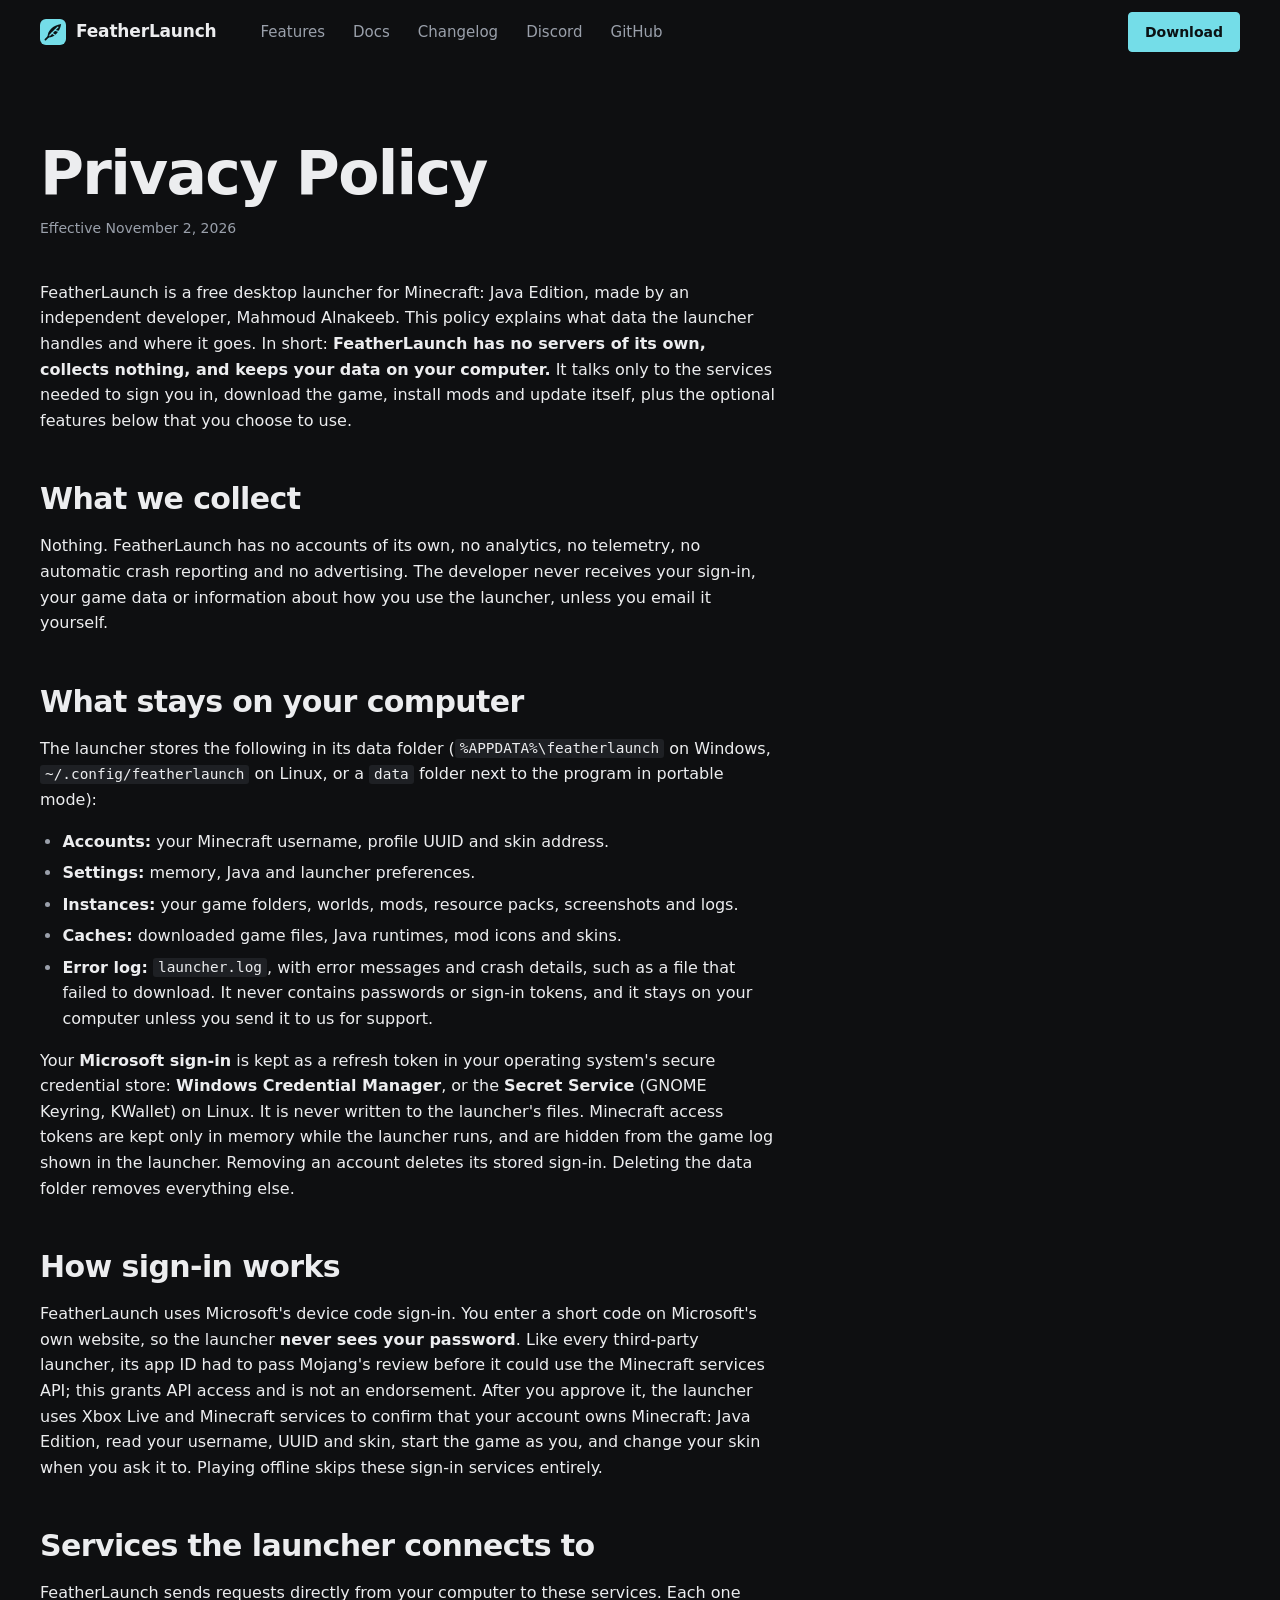
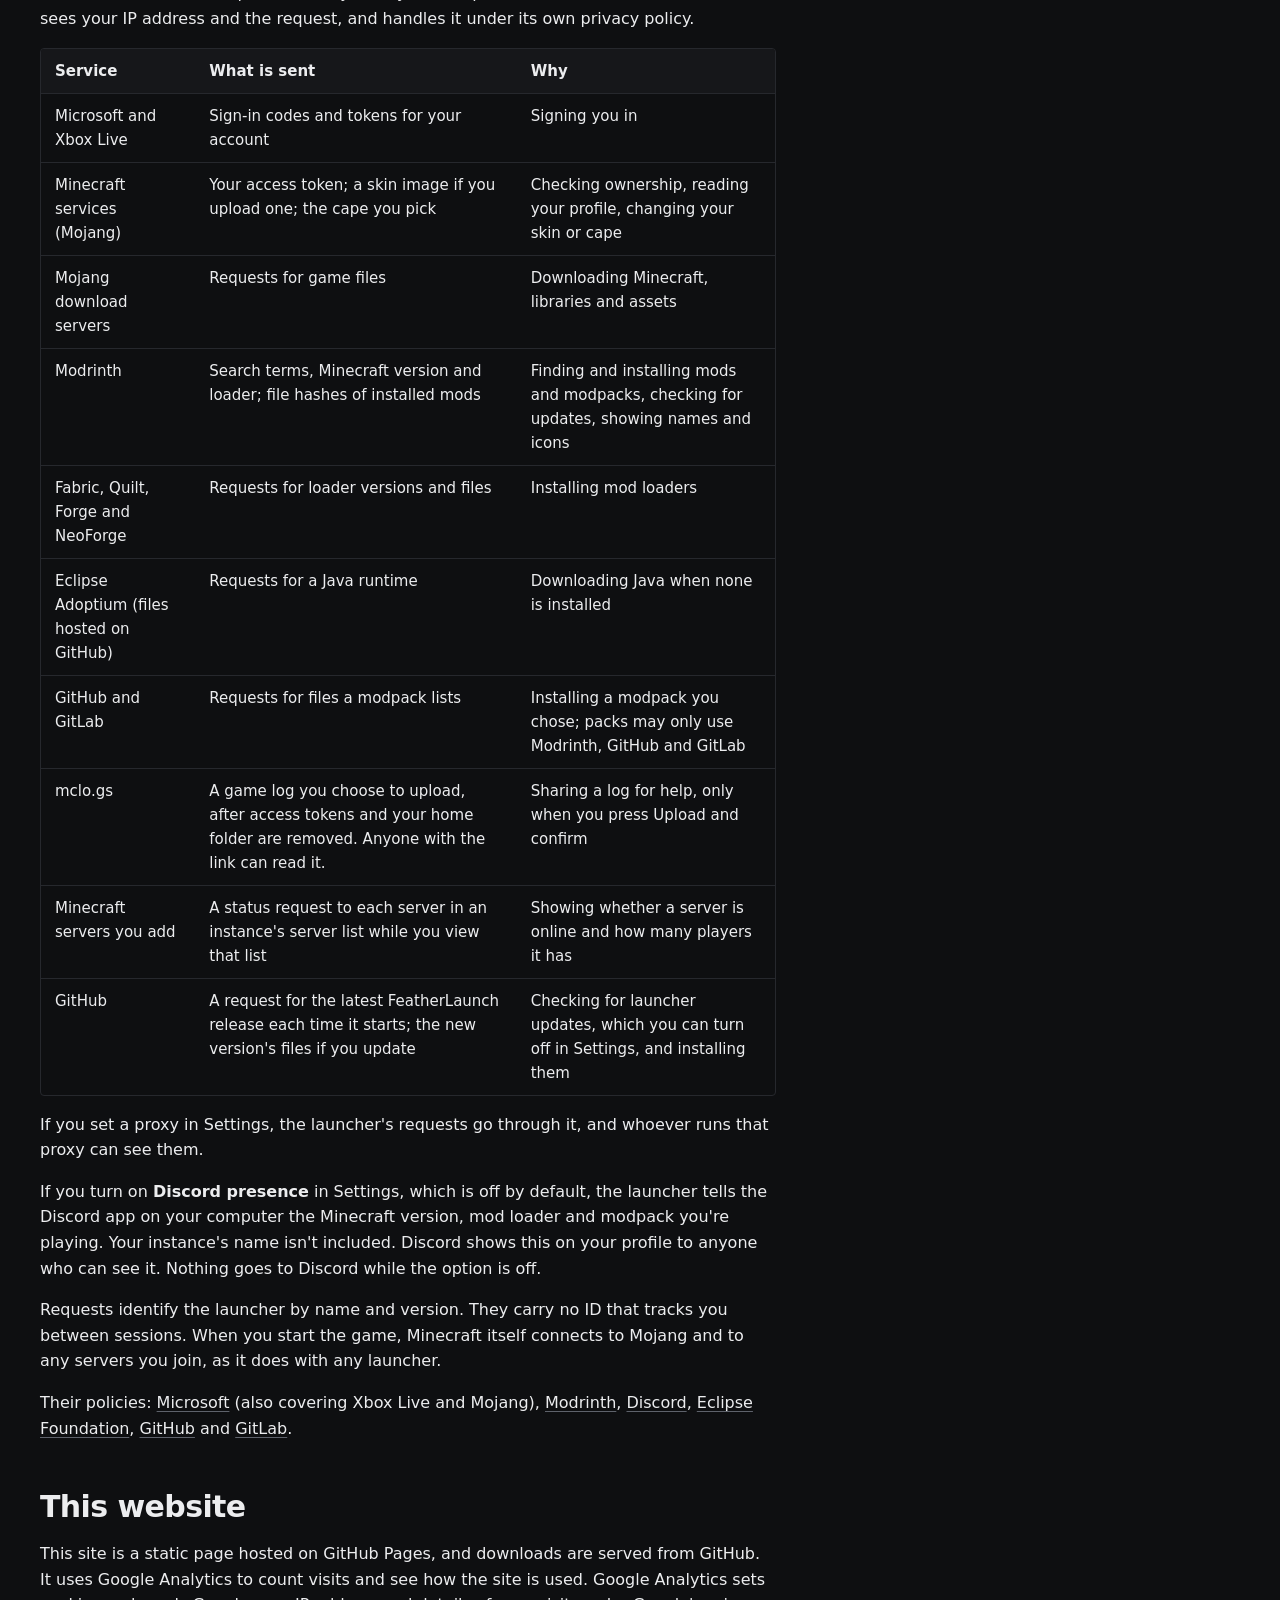
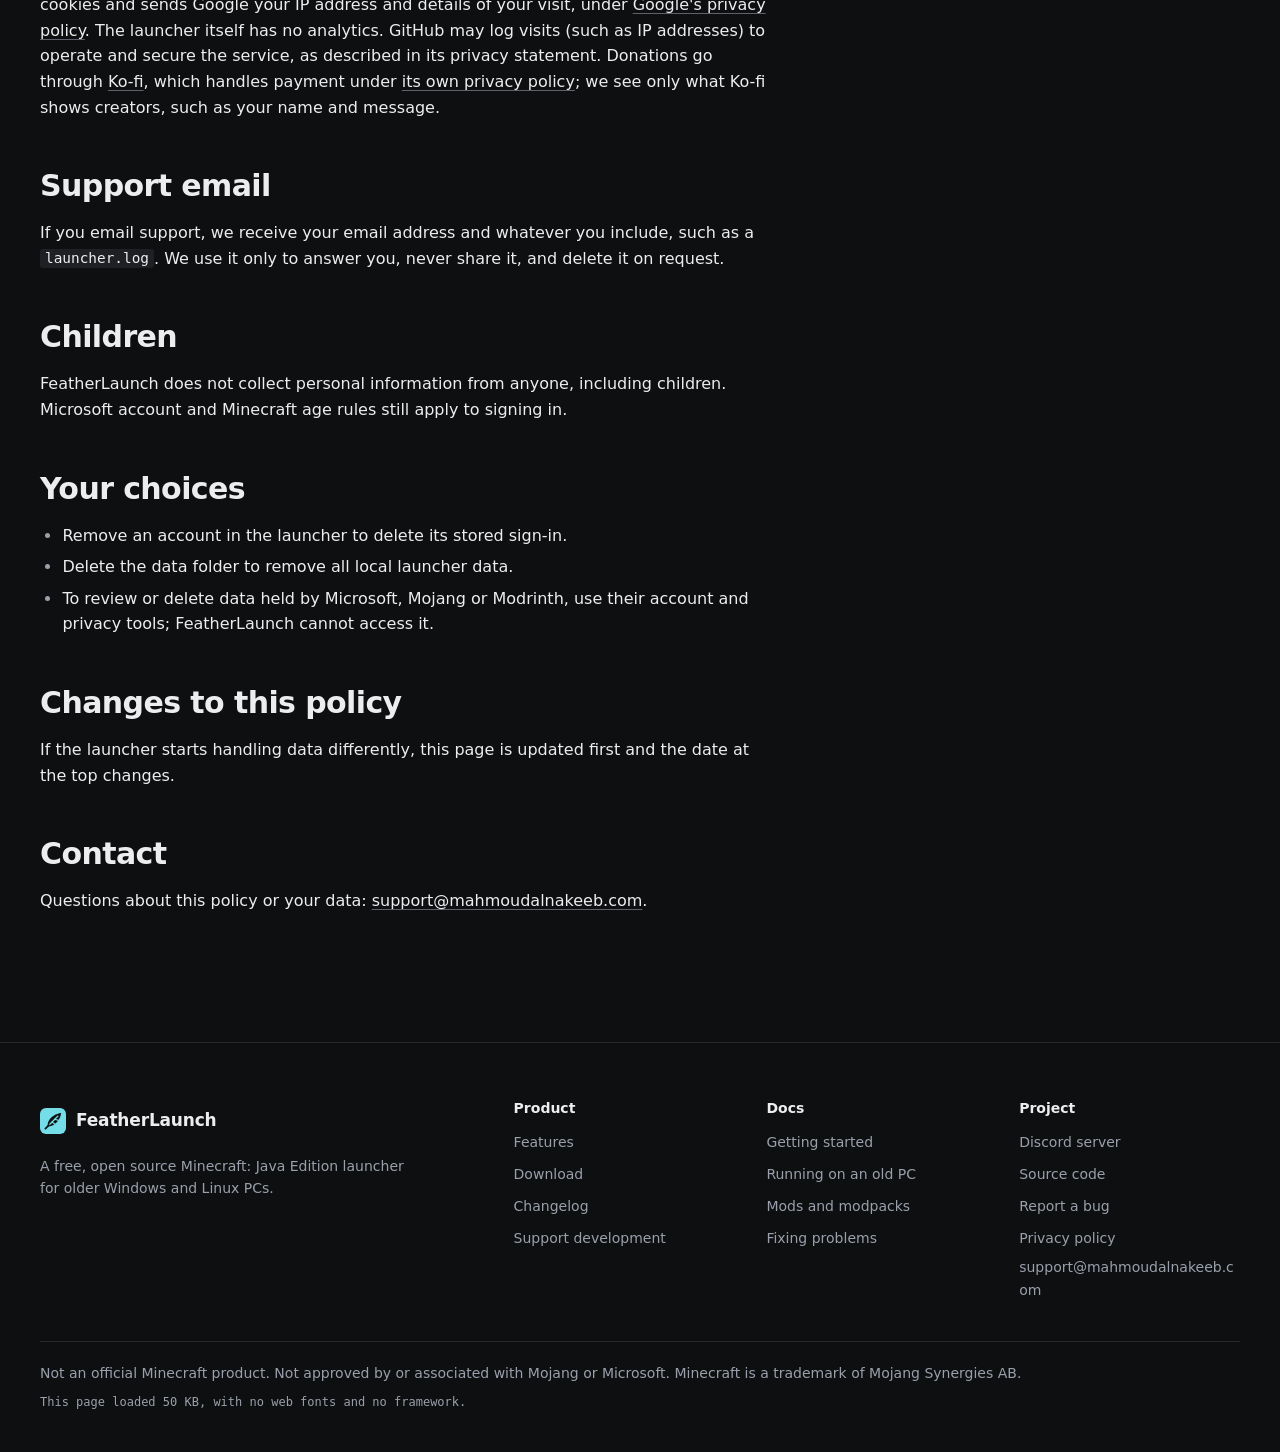
<file: privacy.html>
<!doctype html>
<html lang="en">
<head>
<!-- Google tag (gtag.js) -->
<script async src="https://www.googletagmanager.com/gtag/js?id=G-FELYJSYPE3"></script>
<script>
  window.dataLayer = window.dataLayer || [];
  function gtag(){dataLayer.push(arguments);}
  gtag('js', new Date());

  gtag('config', 'G-FELYJSYPE3');
</script>
<meta charset="utf-8">
<meta name="viewport" content="width=device-width, initial-scale=1">
<meta name="color-scheme" content="dark">
<meta name="theme-color" content="#0e0f11">
<title>Privacy Policy · FeatherLaunch</title>
<meta name="description" content="How FeatherLaunch handles your data: what stays on your computer and which services it connects to.">
<link rel="canonical" href="https://featherlaunch.mahmoudalnakeeb.com/privacy.html">
<meta property="og:type" content="website">
<meta property="og:site_name" content="FeatherLaunch">
<meta property="og:locale" content="en_US">
<meta property="og:url" content="https://featherlaunch.mahmoudalnakeeb.com/privacy.html">
<meta property="og:title" content="FeatherLaunch privacy policy">
<meta property="og:description" content="FeatherLaunch has no servers and collects nothing. What stays on your computer and which services the launcher talks to.">
<meta property="og:image" content="https://featherlaunch.mahmoudalnakeeb.com/assets/img/social-9724d7353c.jpg">
<meta property="og:image:type" content="image/jpeg">
<meta property="og:image:width" content="1200">
<meta property="og:image:height" content="630">
<meta property="og:image:alt" content="FeatherLaunch, a free Minecraft launcher for older Windows and Linux PCs, showing its library window">
<meta name="twitter:card" content="summary_large_image">
<meta name="twitter:image" content="https://featherlaunch.mahmoudalnakeeb.com/assets/img/social-9724d7353c.jpg">
<meta name="twitter:image:alt" content="FeatherLaunch, a free Minecraft launcher for older Windows and Linux PCs, showing its library window">
<link rel="alternate" type="application/atom+xml" title="FeatherLaunch releases" href="https://github.com/mahmoudalnkeeb/featherlaunch/releases.atom">

<link rel="icon" href="/assets/brand/web/icon.svg" type="image/svg+xml">
<link rel="icon" href="/assets/brand/web/favicon-32.png" sizes="32x32" type="image/png">
<link rel="apple-touch-icon" href="/assets/brand/web/apple-touch-icon-180.png">
<link rel="manifest" href="/site.webmanifest">
<link rel="stylesheet" href="/assets/css/site.css">

<!-- Runs before anything paints, so the buttons never swap on screen. Every other system gets Windows, as it does without scripts. The Linux build is x86-64 only, and Android also says Linux. -->
<script>if (navigator.userAgent.includes('Linux x86_64')) document.documentElement.classList.add('linux');</script>
<script src="/assets/js/site.js" defer></script>
</head>
<body>
<!-- Linux and Ko-fi logos: Simple Icons, CC0. -->
<svg class="sprite" aria-hidden="true">
  <symbol id="i-windows" viewBox="0 0 16 16"><path fill="currentColor" d="M1.5 3.1l5.5-.8v5.3H1.5zM8 2.2l6.5-.9v6.3H8zM1.5 8.6H7v5.2l-5.5-.8zM8 8.6h6.5v6.1L8 13.8z"/></symbol>
  <symbol id="i-linux" viewBox="0 0 24 24"><path fill="currentColor" d="M12.504 0c-.155 0-.315.008-.48.021-4.226.333-3.105 4.807-3.17 6.298-.076 1.092-.3 1.953-1.05 3.02-.885 1.051-2.127 2.75-2.716 4.521-.278.832-.41 1.684-.287 2.489a.424.424 0 00-.11.135c-.26.268-.45.6-.663.839-.199.199-.485.267-.797.4-.313.136-.658.269-.864.68-.09.189-.136.394-.132.602 0 .199.027.4.055.536.058.399.116.728.04.97-.249.68-.28 1.145-.106 1.484.174.334.535.47.94.601.81.2 1.91.135 2.774.6.926.466 1.866.67 2.616.47.526-.116.97-.464 1.208-.946.587-.003 1.23-.269 2.26-.334.699-.058 1.574.267 2.577.2.025.134.063.198.114.333l.003.003c.391.778 1.113 1.132 1.884 1.071.771-.06 1.592-.536 2.257-1.306.631-.765 1.683-1.084 2.378-1.503.348-.199.629-.469.649-.853.023-.4-.2-.811-.714-1.376v-.097l-.003-.003c-.17-.2-.25-.535-.338-.926-.085-.401-.182-.786-.492-1.046h-.003c-.059-.054-.123-.067-.188-.135a.357.357 0 00-.19-.064c.431-1.278.264-2.55-.173-3.694-.533-1.41-1.465-2.638-2.175-3.483-.796-1.005-1.576-1.957-1.56-3.368.026-2.152.236-6.133-3.544-6.139zm.529 3.405h.013c.213 0 .396.062.584.198.19.135.33.332.438.533.105.259.158.459.166.724 0-.02.006-.04.006-.06v.105a.086.086 0 01-.004-.021l-.004-.024a1.807 1.807 0 01-.15.706.953.953 0 01-.213.335.71.71 0 00-.088-.042c-.104-.045-.198-.064-.284-.133a1.312 1.312 0 00-.22-.066c.05-.06.146-.133.183-.198.053-.128.082-.264.088-.402v-.02a1.21 1.21 0 00-.061-.4c-.045-.134-.101-.2-.183-.333-.084-.066-.167-.132-.267-.132h-.016c-.093 0-.176.03-.262.132a.8.8 0 00-.205.334 1.18 1.18 0 00-.09.4v.019c.002.089.008.179.02.267-.193-.067-.438-.135-.607-.202a1.635 1.635 0 01-.018-.2v-.02a1.772 1.772 0 01.15-.768c.082-.22.232-.406.43-.533a.985.985 0 01.594-.2zm-2.962.059h.036c.142 0 .27.048.399.135.146.129.264.288.344.465.09.199.14.4.153.667v.004c.007.134.006.2-.002.266v.08c-.03.007-.056.018-.083.024-.152.055-.274.135-.393.2.012-.09.013-.18.003-.267v-.015c-.012-.133-.04-.2-.082-.333a.613.613 0 00-.166-.267.248.248 0 00-.183-.064h-.021c-.071.006-.13.04-.186.132a.552.552 0 00-.12.27.944.944 0 00-.023.33v.015c.012.135.037.2.08.334.046.134.098.2.166.268.01.009.02.018.034.024-.07.057-.117.07-.176.136a.304.304 0 01-.131.068 2.62 2.62 0 01-.275-.402 1.772 1.772 0 01-.155-.667 1.759 1.759 0 01.08-.668 1.43 1.43 0 01.283-.535c.128-.133.26-.2.418-.2zm1.37 1.706c.332 0 .733.065 1.216.399.293.2.523.269 1.052.468h.003c.255.136.405.266.478.399v-.131a.571.571 0 01.016.47c-.123.31-.516.643-1.063.842v.002c-.268.135-.501.333-.775.465-.276.135-.588.292-1.012.267a1.139 1.139 0 01-.448-.067 3.566 3.566 0 01-.322-.198c-.195-.135-.363-.332-.612-.465v-.005h-.005c-.4-.246-.616-.512-.686-.71-.07-.268-.005-.47.193-.6.224-.135.38-.271.483-.336.104-.074.143-.102.176-.131h.002v-.003c.169-.202.436-.47.839-.601.139-.036.294-.065.466-.065zm2.8 2.142c.358 1.417 1.196 3.475 1.735 4.473.286.534.855 1.659 1.102 3.024.156-.005.33.018.513.064.646-1.671-.546-3.467-1.089-3.966-.22-.2-.232-.335-.123-.335.59.534 1.365 1.572 1.646 2.757.13.535.16 1.104.021 1.67.067.028.135.06.205.067 1.032.534 1.413.938 1.23 1.537v-.043c-.06-.003-.12 0-.18 0h-.016c.151-.467-.182-.825-1.065-1.224-.915-.4-1.646-.336-1.77.465-.008.043-.013.066-.018.135-.068.023-.139.053-.209.064-.43.268-.662.669-.793 1.187-.13.533-.17 1.156-.205 1.869v.003c-.02.334-.17.838-.319 1.35-1.5 1.072-3.58 1.538-5.348.334a2.645 2.645 0 00-.402-.533 1.45 1.45 0 00-.275-.333c.182 0 .338-.03.465-.067a.615.615 0 00.314-.334c.108-.267 0-.697-.345-1.163-.345-.467-.931-.995-1.788-1.521-.63-.4-.986-.87-1.15-1.396-.165-.534-.143-1.085-.015-1.645.245-1.07.873-2.11 1.274-2.763.107-.065.037.135-.408.974-.396.751-1.14 2.497-.122 3.854a8.123 8.123 0 01.647-2.876c.564-1.278 1.743-3.504 1.836-5.268.048.036.217.135.289.202.218.133.38.333.59.465.21.201.477.335.876.335.039.003.075.006.11.006.412 0 .73-.134.997-.268.29-.134.52-.334.74-.4h.005c.467-.135.835-.402 1.044-.7zm2.185 8.958c.037.6.343 1.245.882 1.377.588.134 1.434-.333 1.791-.765l.211-.01c.315-.007.577.01.847.268l.003.003c.208.199.305.53.391.876.085.4.154.78.409 1.066.486.527.645.906.636 1.14l.003-.007v.018l-.003-.012c-.015.262-.185.396-.498.595-.63.401-1.746.712-2.457 1.57-.618.737-1.37 1.14-2.036 1.191-.664.053-1.237-.2-1.574-.898l-.005-.003c-.21-.4-.12-1.025.056-1.69.176-.668.428-1.344.463-1.897.037-.714.076-1.335.195-1.814.12-.465.308-.797.641-.984l.045-.022zm-10.814.049h.01c.053 0 .105.005.157.014.376.055.706.333 1.023.752l.91 1.664.003.003c.243.533.754 1.064 1.189 1.637.434.598.77 1.131.729 1.57v.006c-.057.744-.48 1.148-1.125 1.294-.645.135-1.52.002-2.395-.464-.968-.536-2.118-.469-2.857-.602-.369-.066-.61-.2-.723-.4-.11-.2-.113-.602.123-1.23v-.004l.002-.003c.117-.334.03-.752-.027-1.118-.055-.401-.083-.71.043-.94.16-.334.396-.4.69-.533.294-.135.64-.202.915-.47h.002v-.002c.256-.268.445-.601.668-.838.19-.201.38-.336.663-.336zm7.159-9.074c-.435.201-.945.535-1.488.535-.542 0-.97-.267-1.28-.466-.154-.134-.28-.268-.373-.335-.164-.134-.144-.333-.074-.333.109.016.129.134.199.2.096.066.215.2.36.333.292.2.68.467 1.167.467.485 0 1.053-.267 1.398-.466.195-.135.445-.334.648-.467.156-.136.149-.267.279-.267.128.016.034.134-.147.332a8.097 8.097 0 01-.69.468zm-1.082-1.583V5.64c-.006-.02.013-.042.029-.05.074-.043.18-.027.26.004.063 0 .16.067.15.135-.006.049-.085.066-.135.066-.055 0-.092-.043-.141-.068-.052-.018-.146-.008-.163-.065zm-.551 0c-.02.058-.113.049-.166.066-.047.025-.086.068-.14.068-.05 0-.13-.02-.136-.068-.01-.066.088-.133.15-.133.08-.031.184-.047.259-.005.019.009.036.03.03.05v.02h.003z"/></symbol>
  <symbol id="i-kofi" viewBox="0 0 24 24"><path fill="currentColor" d="M23.881 8.948c-.773-4.085-4.859-4.593-4.859-4.593H.723c-.604 0-.679.798-.679.798s-.082 7.324-.022 11.822c.164 2.424 2.586 2.672 2.586 2.672s8.267-.023 11.966-.049c2.438-.426 2.683-2.566 2.658-3.734 4.352.24 7.422-2.831 6.649-6.916zm-11.062 3.511c-1.246 1.453-4.011 3.976-4.011 3.976s-.121.119-.31.023c-.076-.057-.108-.09-.108-.09-.443-.441-3.368-3.049-4.034-3.954-.709-.965-1.041-2.7-.091-3.71.951-1.01 3.005-1.086 4.363.407 0 0 1.565-1.782 3.468-.963 1.904.82 1.832 3.011.723 4.311zm6.173.478c-.928.116-1.682.028-1.682.028V7.284h1.77s1.971.551 1.971 2.638c0 1.913-.985 2.667-2.059 3.015z"/></symbol>
  <symbol id="i-feather" viewBox="0 0 24 24"><path fill="currentColor" d="M7 17C6.5 11 12 5.5 19.5 4.5C18.5 11.5 13 17.5 7 17Z"/><path stroke="currentColor" stroke-width="1.6" stroke-linecap="round" d="M5 19L8.2 15.8"/></symbol>
</svg>
<a class="skip" href="#main">Skip to content</a>
<header class="bar">
  <div class="wrap">
    <a class="brand" href="/"><img src="/assets/brand/web/icon.svg" width="26" height="26" alt="">FeatherLaunch</a>
    <nav aria-label="Main">
      <a class="hide-sm" href="/#features">Features</a>
      <a href="/docs/">Docs</a>
      <a class="hide-sm" href="/changelog/">Changelog</a>
      <a class="hide-sm" href="https://discord.gg/GPc9praqk3" rel="noopener">Discord</a>
      <a class="hide-sm" href="https://github.com/mahmoudalnkeeb/featherlaunch" rel="noopener">GitHub</a>
      <a class="btn small primary" href="/#download">Download</a>
    </nav>
  </div>
</header>

<main id="main" class="wrap page">
  <div class="page-head">
    <h1>Privacy Policy</h1>
    <p class="fine">Effective November 2, 2026</p>
  </div>
  <div class="prose">

  <p>FeatherLaunch is a free desktop launcher for Minecraft: Java Edition, made by an independent
    developer, Mahmoud Alnakeeb. This policy explains what data the launcher handles and where it goes.
    In short: <b>FeatherLaunch has no servers of its own, collects nothing, and keeps your data on your
    computer.</b> It talks only to the services needed to sign you in, download the game, install
    mods and update itself, plus the optional features below that you choose to use.</p>

  <h2>What we collect</h2>
  <p>Nothing. FeatherLaunch has no accounts of its own, no analytics, no telemetry, no automatic
    crash reporting and no advertising. The developer never receives your sign-in, your game data or
    information about how you use the launcher, unless you email it yourself.</p>

  <h2>What stays on your computer</h2>
  <p>The launcher stores the following in its data folder (<code>%APPDATA%\featherlaunch</code> on
    Windows, <code>~/.config/featherlaunch</code> on Linux, or a <code>data</code> folder next to the
    program in portable mode):</p>
  <ul>
    <li><b>Accounts:</b> your Minecraft username, profile UUID and skin address.</li>
    <li><b>Settings:</b> memory, Java and launcher preferences.</li>
    <li><b>Instances:</b> your game folders, worlds, mods, resource packs, screenshots and logs.</li>
    <li><b>Caches:</b> downloaded game files, Java runtimes, mod icons and skins.</li>
    <li><b>Error log:</b> <code>launcher.log</code>, with error messages and crash details, such as
      a file that failed to download. It never contains passwords or sign-in tokens, and it stays on
      your computer unless you send it to us for support.</li>
  </ul>
  <p>Your <b>Microsoft sign-in</b> is kept as a refresh token in your operating system's secure
    credential store: <b>Windows Credential Manager</b>, or the <b>Secret Service</b> (GNOME Keyring,
    KWallet) on Linux. It is never written to the launcher's files. Minecraft access tokens are kept
    only in memory while the launcher runs, and are hidden from the game log shown in the launcher.
    Removing an account deletes its stored sign-in. Deleting the data folder removes everything else.</p>

  <h2>How sign-in works</h2>
  <p>FeatherLaunch uses Microsoft's device code sign-in. You enter a short code on Microsoft's own
    website, so the launcher <b>never sees your password</b>. Like every third-party launcher, its
    app ID had to pass Mojang's review before it could use the Minecraft services API; this grants
    API access and is not an endorsement. After you approve it, the launcher uses
    Xbox Live and Minecraft services to confirm that your account owns Minecraft: Java Edition, read
    your username, UUID and skin, start the game as you, and change your skin when you ask it to.
    Playing offline skips these sign-in services entirely.</p>

  <h2>Services the launcher connects to</h2>
  <p>FeatherLaunch sends requests directly from your computer to these services. Each one sees your
    IP address and the request, and handles it under its own privacy policy.</p>
  <div class="table" tabindex="0" role="region" aria-label="Services the launcher connects to">
    <table>
      <thead><tr><th>Service</th><th>What is sent</th><th>Why</th></tr></thead>
      <tbody>
        <tr><td>Microsoft and Xbox Live</td><td>Sign-in codes and tokens for your account</td><td>Signing you in</td></tr>
        <tr><td>Minecraft services (Mojang)</td><td>Your access token; a skin image if you upload one; the cape you pick</td><td>Checking ownership, reading your profile, changing your skin or cape</td></tr>
        <tr><td>Mojang download servers</td><td>Requests for game files</td><td>Downloading Minecraft, libraries and assets</td></tr>
        <tr><td>Modrinth</td><td>Search terms, Minecraft version and loader; file hashes of installed mods</td><td>Finding and installing mods and modpacks, checking for updates, showing names and icons</td></tr>
        <tr><td>Fabric, Quilt, Forge and NeoForge</td><td>Requests for loader versions and files</td><td>Installing mod loaders</td></tr>
        <tr><td>Eclipse Adoptium (files hosted on GitHub)</td><td>Requests for a Java runtime</td><td>Downloading Java when none is installed</td></tr>
        <tr><td>GitHub and GitLab</td><td>Requests for files a modpack lists</td><td>Installing a modpack you chose; packs may only use Modrinth, GitHub and GitLab</td></tr>
        <tr><td>mclo.gs</td><td>A game log you choose to upload, after access tokens and your home folder are removed. Anyone with the link can read it.</td><td>Sharing a log for help, only when you press Upload and confirm</td></tr>
        <tr><td>Minecraft servers you add</td><td>A status request to each server in an instance's server list while you view that list</td><td>Showing whether a server is online and how many players it has</td></tr>
        <tr><td>GitHub</td><td>A request for the latest FeatherLaunch release each time it starts; the new version's files if you update</td><td>Checking for launcher updates, which you can turn off in Settings, and installing them</td></tr>
      </tbody>
    </table>
  </div>
  <p>If you set a proxy in Settings, the launcher's requests go through it, and whoever runs that
    proxy can see them.</p>
  <p>If you turn on <b>Discord presence</b> in Settings, which is off by default, the launcher tells the
    Discord app on your computer the Minecraft version, mod loader and modpack you're playing. Your
    instance's name isn't included. Discord shows this on your profile to anyone who can see it. Nothing
    goes to Discord while the option is off.</p>
  <p>Requests identify the launcher by name and version. They carry no ID that tracks you between
    sessions. When you start the game, Minecraft itself connects to Mojang and to any servers you join,
    as it does with any launcher.</p>
  <p>Their policies: <a href="https://privacy.microsoft.com/privacystatement">Microsoft</a> (also
    covering Xbox Live and Mojang), <a href="https://modrinth.com/legal/privacy">Modrinth</a>,
    <a href="https://discord.com/privacy">Discord</a>,
    <a href="https://www.eclipse.org/legal/privacy/">Eclipse Foundation</a>,
    <a href="https://docs.github.com/site-policy/privacy-policies/github-general-privacy-statement">GitHub</a>
    and <a href="https://about.gitlab.com/privacy/">GitLab</a>.</p>

  <h2>This website</h2>
  <p>This site is a static page hosted on GitHub Pages, and downloads are served from GitHub. It uses
    Google Analytics to count visits and see how the site is used. Google Analytics sets cookies and
    sends Google your IP address and details of your visit, under
    <a href="https://policies.google.com/privacy">Google's privacy policy</a>. The launcher itself has
    no analytics. GitHub may log visits (such as IP addresses) to
    operate and secure the service, as described in its privacy statement. Donations go through
    <a href="https://ko-fi.com/mahmoudalnakeeb" rel="noopener">Ko-fi</a>, which handles payment under
    <a href="https://more.ko-fi.com/privacy">its own privacy policy</a>; we see only what Ko-fi shows
    creators, such as your name and message.</p>

  <h2>Support email</h2>
  <p>If you email support, we receive your email address and whatever you include, such as a
    <code>launcher.log</code>. We use it only to answer you, never share it, and delete it on request.</p>

  <h2>Children</h2>
  <p>FeatherLaunch does not collect personal information from anyone, including children. Microsoft
    account and Minecraft age rules still apply to signing in.</p>

  <h2>Your choices</h2>
  <ul>
    <li>Remove an account in the launcher to delete its stored sign-in.</li>
    <li>Delete the data folder to remove all local launcher data.</li>
    <li>To review or delete data held by Microsoft, Mojang or Modrinth, use their account and privacy
      tools; FeatherLaunch cannot access it.</li>
  </ul>

  <h2>Changes to this policy</h2>
  <p>If the launcher starts handling data differently, this page is updated first and the date at
    the top changes.</p>

  <h2>Contact</h2>
  <p>Questions about this policy or your data:
    <a href="mailto:support@mahmoudalnakeeb.com">support@mahmoudalnakeeb.com</a>.</p>
  </div>
</main>
<footer class="foot">
  <div class="wrap">
    <div class="foot-grid">
      <div>
        <a class="brand" href="/"><img src="/assets/brand/web/icon.svg" width="26" height="26" alt="">FeatherLaunch</a>
        <p class="fine foot-note">A free, open source Minecraft: Java Edition launcher for older Windows and Linux PCs.</p>
      </div>
      <div>
        <h2>Product</h2>
        <ul>
          <li><a href="/#features">Features</a></li>
          <li><a href="/#download">Download</a></li>
          <li><a href="/changelog/">Changelog</a></li>
          <li><a href="/#donate">Support development</a></li>
        </ul>
      </div>
      <div>
        <h2>Docs</h2>
        <ul>
          <li><a href="/docs/getting-started/">Getting started</a></li>
          <li><a href="/docs/old-pc-performance/">Running on an old PC</a></li>
          <li><a href="/docs/mods-and-modpacks/">Mods and modpacks</a></li>
          <li><a href="/docs/fixing-problems/">Fixing problems</a></li>
        </ul>
      </div>
      <div>
        <h2>Project</h2>
        <ul>
          <li><a href="https://discord.gg/GPc9praqk3" rel="noopener">Discord server</a></li>
          <li><a href="https://github.com/mahmoudalnkeeb/featherlaunch" rel="noopener">Source code</a></li>
          <li><a href="https://github.com/mahmoudalnkeeb/featherlaunch/issues" rel="noopener">Report a bug</a></li>
          <li><a href="/privacy.html">Privacy policy</a></li>
          <li><a href="mailto:support@mahmoudalnakeeb.com">support@mahmoudalnakeeb.com</a></li>
        </ul>
      </div>
    </div>
    <div class="foot-base fine">
      <p>Not an official Minecraft product. Not approved by or associated with Mojang or Microsoft. Minecraft is a trademark of Mojang Synergies AB.</p>
      <p id="weight"></p>
    </div>
  </div>
</footer>
</body>
</html>
</file>
<file: assets/css/site.css>
/* FeatherLaunch website. Colors come from the launcher's tokens (DESIGN.md in the launcher repo).
   The audience runs old PCs, so nothing here uses blur, large shadows or web fonts. */
:root {
  --bg: #0e0f11;
  --surface: #16171a;
  --raised: #1e2024;
  --hover: #26282d;
  --line: #26282d;
  --line-strong: #3a3d45;
  --text: #ecedef;
  --muted: #9aa0ab;
  --faint: #5e626b; /* decoration and outlines only: too dim for text */
  --accent: #74dde8;
  --accent-hover: #9ae8f0;
  --on-accent: #0b1214;
  --ok: #5dd39e;
  --warn: #f2c46d;
  --kofi: #ff5e5b; /* Ko-fi's brand color, for its button and glow only */
  --kofi-hover: #ff7c79;
  --on-kofi: #1b0a0a;

  --sans: "Segoe UI Variable Text", "Segoe UI", "Noto Sans", Ubuntu, Cantarell, system-ui, -apple-system, Roboto, sans-serif;
  --display: "Segoe UI Variable Display", "Segoe UI", "Noto Sans", Ubuntu, Cantarell, system-ui, -apple-system, Roboto, sans-serif;
  --mono: "Cascadia Code", Consolas, "DejaVu Sans Mono", "Liberation Mono", ui-monospace, monospace;

  --fs-hero: clamp(2.75rem, 6.6vw, 5.5rem);
  --fs-h2: clamp(2rem, 3.8vw, 3rem);
  --fs-h3: 1.125rem;
  --fs-lead: clamp(1.125rem, 1.5vw, 1.3125rem);
  --fs-label: .875rem;
  --fs-caption: .75rem;

  --gutter: clamp(16px, 4vw, 40px);
  --wrap: 1200px;
  --section: clamp(72px, 10vw, 136px);
  --bar: 64px;
  --r: 4px;
  --r-lg: 6px;
  --ease: cubic-bezier(.2, .7, .2, 1);
}

*, *::before, *::after { box-sizing: border-box; }
html {
  -webkit-text-size-adjust: 100%;
  scroll-behavior: smooth;
  scroll-padding-top: calc(var(--bar) + 24px);
  scrollbar-color: var(--faint) var(--bg);
}
body {
  margin: 0;
  background: var(--bg);
  color: var(--text);
  font: 400 1rem/1.6 var(--sans);
  -webkit-font-smoothing: antialiased;
}
img { display: block; max-width: 100%; height: auto; }
a { color: var(--text); text-decoration-color: var(--faint); text-underline-offset: 3px; transition: color .15s, text-decoration-color .15s; }
a:hover { color: var(--accent); text-decoration-color: currentColor; }
h1, h2, h3, p, dl, dd, ul, ol, figure, fieldset { margin: 0; padding: 0; }
ul, ol { list-style: none; }
fieldset { border: 0; min-width: 0; }
h1, h2 { font-family: var(--display); font-weight: 600; letter-spacing: -.028em; line-height: 1.06; text-wrap: balance; }
h2 { font-size: var(--fs-h2); }
h3 { font-size: var(--fs-h3); font-weight: 600; line-height: 1.35; }
code, kbd { font-family: var(--mono); font-size: .9em; }
code { background: var(--raised); border-radius: 3px; padding: .1em .35em; overflow-wrap: anywhere; }
:focus-visible { outline: 2px solid var(--accent); outline-offset: 2px; border-radius: 2px; }
::selection { background: var(--accent); color: var(--on-accent); }

.wrap { width: min(var(--wrap), 100% - var(--gutter) * 2); margin-inline: auto; }
.sr { position: absolute; width: 1px; height: 1px; overflow: hidden; clip-path: inset(50%); white-space: nowrap; }
.sprite { display: none; }
.skip { position: fixed; left: 16px; top: -64px; z-index: 30; padding: 10px 16px; background: var(--accent); color: var(--on-accent); border-radius: var(--r); font-weight: 600; }
.skip:focus { top: 12px; color: var(--on-accent); }
.fine { color: var(--muted); font-size: var(--fs-label); }
.fine a { color: var(--muted); }
.fine a:hover { color: var(--accent); }
.fine b { color: var(--text); font-weight: 600; }
.eyebrow { font: 500 var(--fs-caption)/1.4 var(--mono); letter-spacing: .08em; text-transform: uppercase; color: var(--muted); }
.lead { color: var(--muted); font-size: var(--fs-lead); line-height: 1.5; max-width: 38em; }
.more { display: inline-flex; align-items: center; gap: 8px; min-height: 44px; font-weight: 600; text-decoration: none; }
.more::after { content: ""; width: 8px; height: 8px; border: solid currentColor; border-width: 1.5px 1.5px 0 0; transform: rotate(45deg); transition: transform .15s var(--ease); }
.more:hover::after { transform: translateX(3px) rotate(45deg); }

/* The primary download is picked before paint by the script in <head>. */
.for-linux, .linux .for-windows { display: none !important; }
.linux a.for-linux { display: inline-flex !important; }
.linux span.for-linux { display: inline !important; }

/* Buttons */
.btn {
  display: inline-flex; align-items: center; justify-content: center; gap: 10px;
  min-height: 48px; padding: 0 20px;
  background: var(--raised); color: var(--text);
  border: 1px solid var(--line-strong); border-radius: var(--r);
  font: 600 1rem/1 var(--sans); text-decoration: none; white-space: nowrap; cursor: pointer;
  transition: background-color .15s, border-color .15s, color .15s;
}
.btn:hover { background: var(--hover); border-color: var(--faint); color: var(--text); }
.btn.primary { background: var(--accent); border-color: var(--accent); color: var(--on-accent); }
.btn.primary:hover { background: var(--accent-hover); border-color: var(--accent-hover); color: var(--on-accent); }
.btn.small { min-height: 40px; padding: 0 16px; font-size: var(--fs-label); }
.btn svg { width: 18px; height: 18px; flex: none; }
.btn.kofi { background: var(--kofi); border-color: var(--kofi); color: var(--on-kofi); }
.btn.kofi:hover { background: var(--kofi-hover); border-color: var(--kofi-hover); color: var(--on-kofi); }
@media (max-width: 420px) { .btn { white-space: normal; text-align: center; } }

/* Header */
.bar { position: sticky; top: 0; z-index: 20; background: var(--bg); border-bottom: 1px solid transparent; transition: border-color .2s; }
.bar.stuck, .bar.lined { border-bottom-color: var(--line); }
.bar .wrap { display: flex; align-items: center; gap: 32px; min-height: var(--bar); }
.brand { display: inline-flex; align-items: center; gap: 10px; min-height: 44px; font-weight: 600; font-size: 1.0625rem; letter-spacing: -.01em; text-decoration: none; }
.brand:hover { color: var(--text); }
.bar nav { display: flex; align-items: center; gap: 4px; flex: 1; }
.bar nav a:not(.btn) { display: inline-flex; align-items: center; min-height: 44px; padding: 0 12px; color: var(--muted); font-size: .9375rem; text-decoration: none; }
.bar nav a:not(.btn):hover, .bar nav a[aria-current] { color: var(--text); }
.bar nav .btn { margin-left: auto; }
@media (max-width: 900px) {
  .bar .wrap { gap: 8px; }
  .bar nav a.hide-sm:not(.btn) { display: none; }
  .bar nav a:not(.btn) { padding: 0 8px; }
}

/* Hero */
.hero { position: relative; padding-top: clamp(48px, 7vw, 96px); overflow: clip; }
.hero::before {
  content: ""; position: absolute; inset: 22% 0 auto; height: 820px; pointer-events: none;
  background: radial-gradient(50% 50% at 50% 50%, rgb(116 221 232 / .09), transparent);
}
.hero > * { position: relative; }
.hero h1 { font-size: var(--fs-hero); line-height: 1.02; letter-spacing: -.035em; max-width: 15em; margin-top: 20px; }
.hero h1 em { display: inline-block; font-style: normal; color: var(--accent); }
.hero-foot { display: grid; grid-template-columns: minmax(0, 1fr) 460px; gap: 24px 64px; align-items: end; margin-top: 32px; }
.hero-actions { display: flex; flex-wrap: wrap; gap: 12px; justify-content: flex-end; }
.hero-actions .fine { flex-basis: 100%; text-align: right; }
.hero-shot { margin-top: clamp(40px, 6vw, 72px); }
.window { background: var(--surface); border: 1px solid var(--line-strong); border-radius: var(--r-lg); overflow: hidden; }
.window img { width: 100%; }
.hero-shot .window { animation: rise .7s var(--ease) both; }
@keyframes rise { from { opacity: 0; transform: translateY(16px); } }
@media (max-width: 900px) {
  .hero-foot { grid-template-columns: 1fr; }
  .hero-actions { justify-content: flex-start; }
  .hero-actions .fine { text-align: left; }
}

/* Sections */
.section { padding-block: var(--section); }
.eyebrow + h2 { margin-top: 12px; }
.section-head .eyebrow + h2 { margin-top: 0; }
.lead + .more, .faq + .more { margin-top: 12px; }
.spec + .fine { margin-top: 12px; }
.section-head { display: grid; gap: 16px; margin-bottom: clamp(32px, 5vw, 56px); max-width: 46em; }
.band { background: var(--surface); border-block: 1px solid var(--line); }

/* The weigh-in: the launcher's memory, to scale */
.weigh { margin-top: var(--section); }
.weigh-top { display: grid; grid-template-columns: minmax(0, 1fr) minmax(0, 1fr); gap: 32px 64px; align-items: end; margin-bottom: 48px; }
.weigh-top h2 + p { margin-top: 16px; }
.picks { display: grid; gap: 16px; }
.pick legend { margin-bottom: 8px; color: var(--muted); font-size: var(--fs-label); padding: 0; }
.seg { display: inline-flex; flex-wrap: wrap; border: 1px solid var(--line-strong); border-radius: var(--r); background: var(--bg); }
.seg input { position: absolute; opacity: 0; width: 1px; height: 1px; }
.seg label { display: inline-flex; align-items: center; min-height: 44px; padding: 0 18px; color: var(--muted); font-weight: 500; cursor: pointer; transition: background-color .15s, color .15s; }
.seg label:hover { color: var(--text); }
.seg input:checked + label { background: var(--hover); color: var(--text); box-shadow: inset 0 -2px var(--accent); }
.seg input:focus-visible + label { outline: 2px solid var(--accent); outline-offset: 2px; }
.scale { position: relative; padding-top: 44px; }
.scale-bar { display: flex; height: 56px; border: 1px solid var(--line-strong); background: var(--bg); border-radius: var(--r); overflow: hidden; }
.scale-bar span { display: flex; align-items: center; flex: 0 0 auto; padding-inline: 12px; font-size: var(--fs-label); white-space: nowrap; overflow: hidden; transition: width .35s var(--ease); }
.scale-bar .scale-launcher { background: var(--accent); min-width: 2px; padding: 0; }
.scale-game { background: #2c4a50; color: var(--text); font-weight: 600; border-left: 1px solid var(--bg); }
.scale-bar .scale-rest { flex: 1 1 0; min-width: 0; color: var(--muted); }
.scale-feather { position: absolute; top: 4px; left: 0; display: flex; align-items: center; gap: 8px; color: var(--accent); font: 500 var(--fs-label)/1 var(--mono); white-space: nowrap; }
.scale-feather svg { width: 28px; height: 28px; flex: none; }
.scale.drop .scale-feather svg { animation: settle 1.5s var(--ease) both; }
@keyframes settle {
  0% { transform: translate(40px, -56px) rotate(-26deg); opacity: 0; }
  30% { opacity: 1; }
  55% { transform: translate(-6px, -18px) rotate(10deg); }
  80% { transform: translate(3px, -3px) rotate(-4deg); }
}
.scale-ticks { display: flex; justify-content: space-between; margin-top: 8px; color: var(--muted); font: 400 var(--fs-caption)/1.4 var(--mono); }
.readout { display: grid; grid-template-columns: repeat(3, minmax(0, 1fr)); margin-top: 32px; border-block: 1px solid var(--line); }
.readout > div { padding: 20px 24px 20px 0; }
.readout > div + div { border-left: 1px solid var(--line); padding-left: 24px; }
.readout dt { color: var(--muted); font-size: var(--fs-label); }
.readout dd { margin-top: 4px; font: 600 clamp(1.25rem, 2.2vw, 1.75rem)/1.25 var(--display); letter-spacing: -.015em; }
.readout dd.note { font: 400 1rem/1.5 var(--sans); letter-spacing: 0; }
.weigh-foot { display: flex; flex-wrap: wrap; align-items: center; justify-content: space-between; gap: 8px 32px; margin-top: 16px; }
@media (max-width: 900px) {
  .weigh-top { grid-template-columns: 1fr; }
  .readout { grid-template-columns: 1fr; }
  .readout > div { padding: 16px 0; }
  .readout > div + div { border-left: 0; border-top: 1px solid var(--line); padding-left: 0; }
}

/* Tour */
.tour { display: grid; grid-template-columns: 300px minmax(0, 1fr); gap: 56px; align-items: start; }
.tour-tabs { display: grid; position: sticky; top: calc(var(--bar) + 24px); border-top: 1px solid var(--line); }
.tour-tab {
  display: flex; gap: 16px; align-items: baseline; width: 100%; min-height: 56px; padding: 14px 0;
  background: none; border: 0; border-bottom: 1px solid var(--line); color: var(--muted);
  font: 500 1.0625rem/1.3 var(--sans); text-align: left; cursor: pointer; transition: color .15s;
}
.tour-tab i { font: 400 var(--fs-caption)/1 var(--mono); color: var(--muted); }
.tour-tab:hover { color: var(--text); }
.tour-tab[aria-selected="true"] { color: var(--text); box-shadow: 0 1px 0 var(--accent); }
.tour-tab[aria-selected="true"] i { color: var(--accent); }
.tour-panel figcaption { margin-top: 20px; color: var(--muted); font-size: 1.0625rem; max-width: 40em; }
.tour-panel figcaption b { color: var(--text); font-weight: 600; }
.tour-panel + .tour-panel { margin-top: 48px; }
.js .tour-panel + .tour-panel { margin-top: 0; }
.js .tour-panel:not([hidden]) { animation: fade .22s ease-out; }
@keyframes fade { from { opacity: .35; } }
@media (max-width: 900px) {
  .tour { grid-template-columns: 1fr; gap: 24px; }
  .tour-tabs { position: static; grid-template-columns: 1fr 1fr; gap: 0 16px; }
  .tour-tab { font-size: 1rem; padding: 10px 0; }
}

/* Spec sheet */
.spec { display: grid; grid-template-columns: repeat(4, minmax(0, 1fr)); border: 1px solid var(--line-strong); border-radius: var(--r-lg); background: var(--bg); }
.spec > div { padding: clamp(20px, 3vw, 32px); }
.spec > div + div { border-left: 1px solid var(--line); }
.spec dd { font: 600 clamp(1.75rem, 3.6vw, 2.75rem)/1.1 var(--display); letter-spacing: -.03em; font-variant-numeric: tabular-nums; }
.spec dd small { font-size: .5em; font-weight: 500; letter-spacing: -.01em; color: var(--muted); }
.spec dt { margin-top: 8px; color: var(--muted); font-size: var(--fs-label); }
.spec-wrap { display: flex; flex-direction: column-reverse; }
.reasons { display: grid; grid-template-columns: repeat(4, minmax(0, 1fr)); gap: 24px 40px; margin-top: 40px; }
.reasons p { margin-top: 4px; color: var(--muted); font-size: .9375rem; }
@media (max-width: 900px) {
  .spec { grid-template-columns: 1fr 1fr; }
  .spec > div:nth-child(odd) { border-left: 0; }
  .spec > div:nth-child(n+3) { border-top: 1px solid var(--line); }
  .reasons { grid-template-columns: 1fr 1fr; }
}
@media (max-width: 520px) { .reasons { grid-template-columns: 1fr; } }

/* Feature index */
.index { display: grid; grid-template-columns: repeat(3, minmax(0, 1fr)); border-top: 1px solid var(--line); border-left: 1px solid var(--line); }
.index a { display: block; padding: 28px; border-right: 1px solid var(--line); border-bottom: 1px solid var(--line); text-decoration: none; transition: background-color .15s; }
.index a:hover { background: var(--surface); color: var(--text); }
.index p { margin-top: 6px; color: var(--muted); font-size: .9375rem; }
.index a:hover h3 { color: var(--accent); }
.index h3 { transition: color .15s; }
@media (max-width: 900px) { .index { grid-template-columns: 1fr 1fr; } }
@media (max-width: 560px) { .index { grid-template-columns: 1fr; } .index a { padding: 20px; } }

/* Moving over */
.move { display: grid; grid-template-columns: minmax(0, 1fr) minmax(0, 1fr); gap: 32px 64px; align-items: center; }
.move .lead { margin-top: 16px; }
.move-list li { display: flex; justify-content: space-between; gap: 24px; padding: 14px 0; border-bottom: 1px solid var(--line); }
.move-list li:first-child { border-top: 1px solid var(--line); }
.move-list span { color: var(--muted); text-align: right; }
@media (max-width: 900px) { .move { grid-template-columns: 1fr; } }

/* Download */
.downloads { display: grid; grid-template-columns: repeat(2, minmax(0, 1fr)); gap: 16px; }
.dl { display: flex; flex-direction: column; gap: 16px; padding: clamp(20px, 3vw, 32px); background: var(--surface); border: 1px solid var(--line); border-radius: var(--r-lg); min-width: 0; }
.dl-head { display: flex; justify-content: space-between; align-items: baseline; gap: 16px; }
.dl h3 { font: 600 1.5rem/1.2 var(--display); letter-spacing: -.015em; }
.dl-size { color: var(--muted); font: 400 var(--fs-label)/1 var(--mono); }
.dl .btn { align-self: flex-start; max-width: 100%; }
.dl-sys { color: var(--muted); }
.check { display: grid; gap: 8px; padding: 14px 16px; background: var(--bg); border: 1px solid var(--line); border-radius: var(--r); }
.check-head { display: flex; flex-wrap: wrap; gap: 4px 16px; align-items: center; color: var(--muted); font-size: var(--fs-caption); }
.check-head b { color: var(--text); font-weight: 600; margin-right: auto; }
.check-head a { color: var(--muted); }
.check-head a:hover { color: var(--accent); }
.check code { background: none; padding: 0; font-size: .8125rem; line-height: 1.5; word-break: break-all; }
.copy { min-height: 28px; padding: 0 10px; background: var(--raised); border: 1px solid var(--line-strong); border-radius: 3px; color: var(--text); font: 500 var(--fs-caption)/1 var(--sans); cursor: pointer; transition: background-color .15s; }
.copy:hover { background: var(--hover); }
@media (pointer: coarse) { .copy { min-height: 44px; min-width: 56px; } }
.dl-foot { display: flex; flex-wrap: wrap; justify-content: space-between; gap: 8px 32px; margin-top: 20px; }
@media (max-width: 860px) { .downloads { grid-template-columns: 1fr; } }

/* Trust */
.trust { display: grid; grid-template-columns: repeat(2, minmax(0, 1fr)); gap: 0 64px; margin-bottom: 24px; }
.trust > div { padding: 20px 0; border-top: 1px solid var(--line); }
.trust dd { margin-top: 4px; color: var(--muted); }
.trust dt { font-weight: 600; }
@media (max-width: 760px) { .trust { grid-template-columns: 1fr; } }

/* FAQ */
.faq { max-width: 52em; }
.faq details { border-bottom: 1px solid var(--line); }
.faq details:first-child { border-top: 1px solid var(--line); }
.faq summary { display: flex; justify-content: space-between; align-items: center; gap: 24px; min-height: 60px; padding: 14px 0; font-weight: 600; font-size: 1.0625rem; cursor: pointer; list-style: none; }
.faq summary::-webkit-details-marker { display: none; }
.faq summary::after { content: ""; flex: none; width: 9px; height: 9px; border: solid var(--muted); border-width: 0 1.5px 1.5px 0; transform: rotate(45deg) translate(-2px, -2px); transition: transform .15s var(--ease); }
.faq details[open] summary::after { transform: rotate(-135deg) translate(-2px, -2px); }
.faq details p { padding-bottom: 20px; color: var(--muted); }

.faq-more { display: flex; flex-wrap: wrap; align-items: center; gap: 12px 24px; margin-top: 16px; }

/* Support. The coral and its glow are Ko-fi's, and stay on purpose. */
.support { position: relative; display: grid; grid-template-columns: minmax(0, 1fr) minmax(0, 1fr); gap: 32px 64px; padding: clamp(24px, 5vw, 56px); background: var(--surface); border: 1px solid var(--line); border-radius: var(--r-lg); overflow: hidden; }
.support::before { content: ""; position: absolute; left: -12%; bottom: -60%; width: 70%; aspect-ratio: 1; background: radial-gradient(closest-side, rgb(255 94 91 / .16), transparent); pointer-events: none; }
.support > * { position: relative; }
.support p { margin-block: 16px 24px; color: var(--muted); }
.support dl div { padding: 14px 0; border-bottom: 1px solid var(--line); }
.support dl div:last-child { border-bottom: 0; }
.support dt { font-weight: 600; }
.support dd { color: var(--muted); font-size: .9375rem; }
@media (max-width: 860px) { .support { grid-template-columns: 1fr; } }

/* Footer */
.foot { margin-top: var(--section); border-top: 1px solid var(--line); padding-block: 56px 40px; }
.foot-grid { display: grid; grid-template-columns: minmax(0, 2fr) repeat(3, minmax(0, 1fr)); gap: 32px; }
.foot h2 { font: 600 var(--fs-label)/1.4 var(--sans); letter-spacing: 0; margin-bottom: 8px; }
.foot li a { display: inline-flex; align-items: center; max-width: 100%; min-height: 32px; overflow-wrap: anywhere; color: var(--muted); font-size: var(--fs-label); text-decoration: none; }
.foot li a:hover { color: var(--text); }
.foot-note { margin-top: 12px; max-width: 26em; }
.foot-base { display: flex; flex-wrap: wrap; justify-content: space-between; gap: 8px 32px; margin-top: 40px; padding-top: 20px; border-top: 1px solid var(--line); }
#weight { font-family: var(--mono); font-size: var(--fs-caption); }
@media (max-width: 1040px) { .foot-grid { grid-template-columns: 1fr 1fr 1fr; } .foot-grid > :first-child { grid-column: 1 / -1; } }
@media (max-width: 640px) { .foot-grid { grid-template-columns: 1fr 1fr; } }
@media (pointer: coarse) { .foot li a { min-height: 44px; } }

/* Plain pages: privacy, changelog, not found */
.page { padding-top: clamp(40px, 6vw, 80px); }
.page-head { max-width: 46em; margin-bottom: 40px; }
.page-head h1 { font-size: clamp(2.5rem, 5vw, 3.75rem); }
.page-head p { margin-top: 12px; }
.lost { min-height: 60vh; display: grid; align-content: center; justify-items: start; gap: 16px; }
.lost h1 { font-size: clamp(2.5rem, 6vw, 4.5rem); }
.lost .eyebrow svg { display: block; width: 40px; height: 40px; margin-bottom: 16px; color: var(--accent); }
.lost .hero-actions { justify-content: flex-start; }

/* Long-form text, shared by the privacy page, changelog and docs */
.prose { max-width: 46em; }
.prose > * + * { margin-top: 16px; }
.prose h2 { font-size: clamp(1.5rem, 2.4vw, 1.875rem); line-height: 1.2; letter-spacing: -.02em; margin-top: 48px; scroll-margin-top: calc(var(--bar) + 24px); }
.prose h3 { margin-top: 32px; }
.prose ul, .prose ol { padding-left: 1.4em; }
.prose ul { list-style: disc; }
.prose ol { list-style: decimal; }
.prose li + li { margin-top: 6px; }
.prose li::marker { color: var(--muted); }
.prose strong, .prose b { font-weight: 600; }
.prose a { text-decoration-color: var(--faint); }
.prose .table { overflow-x: auto; border: 1px solid var(--line); border-radius: var(--r); }
.prose table { width: 100%; border-collapse: collapse; font-size: .9375rem; }
.prose th, .prose td { padding: 10px 14px; border-bottom: 1px solid var(--line); text-align: left; vertical-align: top; }
.prose th { background: var(--surface); font-weight: 600; }
.prose tr:last-child td { border-bottom: 0; }
.prose pre { position: relative; margin-block: 16px 0; padding: 14px 16px; background: var(--surface); border: 1px solid var(--line); border-radius: var(--r); overflow-x: auto; }
.prose pre code { background: none; padding: 0; font-size: .875rem; overflow-wrap: normal; }
.prose blockquote { margin-inline: 0; padding: 12px 16px; background: rgb(242 196 109 / .08); border-left: 2px solid var(--warn); border-radius: 0 var(--r) var(--r) 0; }
.prose figure { margin-block: 24px; }
.prose figure .window { border-color: var(--line); }
.prose figcaption { margin-top: 8px; color: var(--muted); font-size: var(--fs-label); }

/* Changelog */
.release { display: grid; grid-template-columns: 200px minmax(0, 1fr); gap: 16px 40px; padding-block: 32px; border-top: 1px solid var(--line); scroll-margin-top: calc(var(--bar) + 8px); }
.release-head h2 { font-size: 1.75rem; letter-spacing: -.02em; line-height: 1.2; }
.release-head h2 a { text-decoration: none; }
.release-head time { color: var(--muted); font: 400 var(--fs-label)/1.6 var(--mono); }
.release .prose h3 { margin-top: 24px; color: var(--muted); font-size: var(--fs-label); }
.release .prose h3:first-child { margin-top: 0; }
@media (max-width: 760px) { .release { grid-template-columns: 1fr; } }

@media (prefers-reduced-motion: reduce) {
  html { scroll-behavior: auto; }
  *, *::before, *::after { animation: none !important; transition: none !important; }
}
</file>
<file: assets/css/docs.css>
/* Documentation layout. Loaded after site.css on /docs pages. */
.docs { display: grid; grid-template-columns: 240px minmax(0, 1fr) 200px; gap: 56px; align-items: start; padding-top: 32px; }
.docs-side { position: sticky; top: calc(var(--bar) + 16px); max-height: calc(100vh - var(--bar) - 32px); overflow-y: auto; scrollbar-width: thin; padding-right: 8px; }
.docs-menu > summary { display: none; }
.docs-nav p { margin: 24px 0 6px; font: 500 var(--fs-caption)/1.4 var(--mono); letter-spacing: .08em; text-transform: uppercase; color: var(--muted); }
.docs-nav a { display: flex; align-items: center; min-height: 34px; padding: 4px 10px; border-left: 2px solid transparent; color: var(--muted); font-size: .9375rem; text-decoration: none; }
.docs-nav a:hover { color: var(--text); }
.docs-nav a[aria-current] { color: var(--text); background: var(--surface); border-left-color: var(--accent); font-weight: 500; }

/* Search */
.search { position: relative; }
.search input {
  width: 100%; min-height: 40px; padding: 0 36px 0 12px;
  background: var(--raised); border: 1px solid var(--line-strong); border-radius: var(--r);
  color: var(--text); font: 400 .9375rem/1 var(--sans);
}
.search input::placeholder { color: var(--muted); opacity: 1; }
.search input:focus { outline: 2px solid var(--accent); outline-offset: -1px; }
.search kbd { position: absolute; right: 8px; top: 9px; padding: 2px 7px; border: 1px solid var(--line-strong); border-radius: 3px; color: var(--muted); font-size: var(--fs-caption); pointer-events: none; }
.search input:focus ~ kbd { display: none; }
@media (pointer: coarse) { .search input { min-height: 44px; } .search kbd { display: none; } }
.search-results {
  position: fixed; z-index: 25; width: min(520px, 100vw - 32px); max-height: min(420px, 70vh); overflow-y: auto;
  background: var(--raised); border: 1px solid var(--line-strong); border-radius: var(--r-lg);
}
.search-results a { display: block; padding: 10px 14px; border-bottom: 1px solid var(--line); text-decoration: none; }
.search-results a:last-child { border-bottom: 0; }
.search-results a:hover, .search-results a.on { background: var(--hover); color: var(--text); }
.search-results b { display: block; font-weight: 600; font-size: .9375rem; }
.search-results span { display: block; color: var(--muted); font-size: var(--fs-label); line-height: 1.4; }
.search-results mark { background: none; color: var(--accent); }
.search-empty { padding: 14px; color: var(--muted); font-size: var(--fs-label); }

/* Article */
.docs-main { min-width: 0; }
.crumbs { display: flex; gap: 8px; margin-bottom: 16px; color: var(--muted); font-size: var(--fs-label); }
.crumbs a { color: var(--muted); }
.docs-main h1 { font-size: clamp(2.25rem, 4vw, 3.25rem); }
.docs-intro { margin-top: 16px; }
.docs-main .prose { margin-top: 32px; }
.prose h2 .anchor { margin-left: 8px; color: var(--faint); text-decoration: none; opacity: 0; font-weight: 400; transition: opacity .15s; }
.prose h2:hover .anchor, .prose h2 .anchor:focus-visible { opacity: 1; }
.prose h2 .anchor:hover { color: var(--accent); }
.prose pre .copy { position: absolute; top: 8px; right: 8px; }
.pager { display: grid; grid-template-columns: 1fr 1fr; gap: 12px; max-width: 46em; margin-top: 56px; }
.pager a { display: grid; gap: 2px; padding: 14px 16px; border: 1px solid var(--line); border-radius: var(--r); text-decoration: none; transition: border-color .15s, background-color .15s; }
.pager a:hover { background: var(--surface); border-color: var(--line-strong); color: var(--text); }
.pager span { color: var(--muted); font-size: var(--fs-caption); }
.pager b { font-weight: 600; }
.pager .next { grid-column: 2; text-align: right; }
.docs-help { max-width: 46em; margin-top: 24px; }

/* On this page */
.toc { position: sticky; top: calc(var(--bar) + 16px); max-height: calc(100vh - var(--bar) - 32px); overflow-y: auto; font-size: var(--fs-label); scrollbar-width: thin; }
.toc h2 { margin-bottom: 8px; font: 500 var(--fs-caption)/1.4 var(--mono); letter-spacing: .08em; text-transform: uppercase; color: var(--muted); }
.toc a { display: block; padding: 4px 0 4px 12px; border-left: 1px solid var(--line); color: var(--muted); text-decoration: none; line-height: 1.35; }
.toc a:hover { color: var(--text); }
.toc a.on { color: var(--text); border-left-color: var(--accent); }

/* Docs home */
.docs-home { padding-top: clamp(40px, 6vw, 72px); }
.docs-home h1 { font-size: clamp(2.5rem, 5vw, 3.75rem); }
.docs-home .search { max-width: 520px; margin-top: 28px; }
.docs-home .search input { min-height: 52px; font-size: 1.0625rem; padding-inline: 16px 44px; }
.docs-home .search kbd { top: 15px; right: 12px; }
.docs-group { margin-top: 56px; }
.docs-group > h2 { font-size: 1.25rem; letter-spacing: -.01em; margin-bottom: 16px; }

@media (max-width: 1160px) {
  .docs { grid-template-columns: 220px minmax(0, 1fr); gap: 40px; }
  .toc { display: none; }
}
@media (max-width: 860px) {
  .docs { grid-template-columns: minmax(0, 1fr); gap: 16px; padding-top: 16px; }
  .docs-side { position: static; max-height: none; overflow: visible; padding: 0; }
  .docs-menu { border: 1px solid var(--line); border-radius: var(--r); margin-top: 8px; }
  .docs-menu > summary { display: flex; align-items: center; justify-content: space-between; min-height: 44px; padding: 0 12px; font-weight: 500; cursor: pointer; list-style: none; }
  .docs-menu > summary::-webkit-details-marker { display: none; }
  .docs-menu > summary::after { content: ""; width: 8px; height: 8px; border: solid var(--muted); border-width: 0 1.5px 1.5px 0; transform: rotate(45deg); }
  .docs-menu[open] > summary::after { transform: rotate(-135deg); }
  .docs-nav { padding: 0 8px 12px; }
  .docs-nav p:first-child { margin-top: 8px; }
  .docs-nav a { min-height: 44px; }
}
</file>
